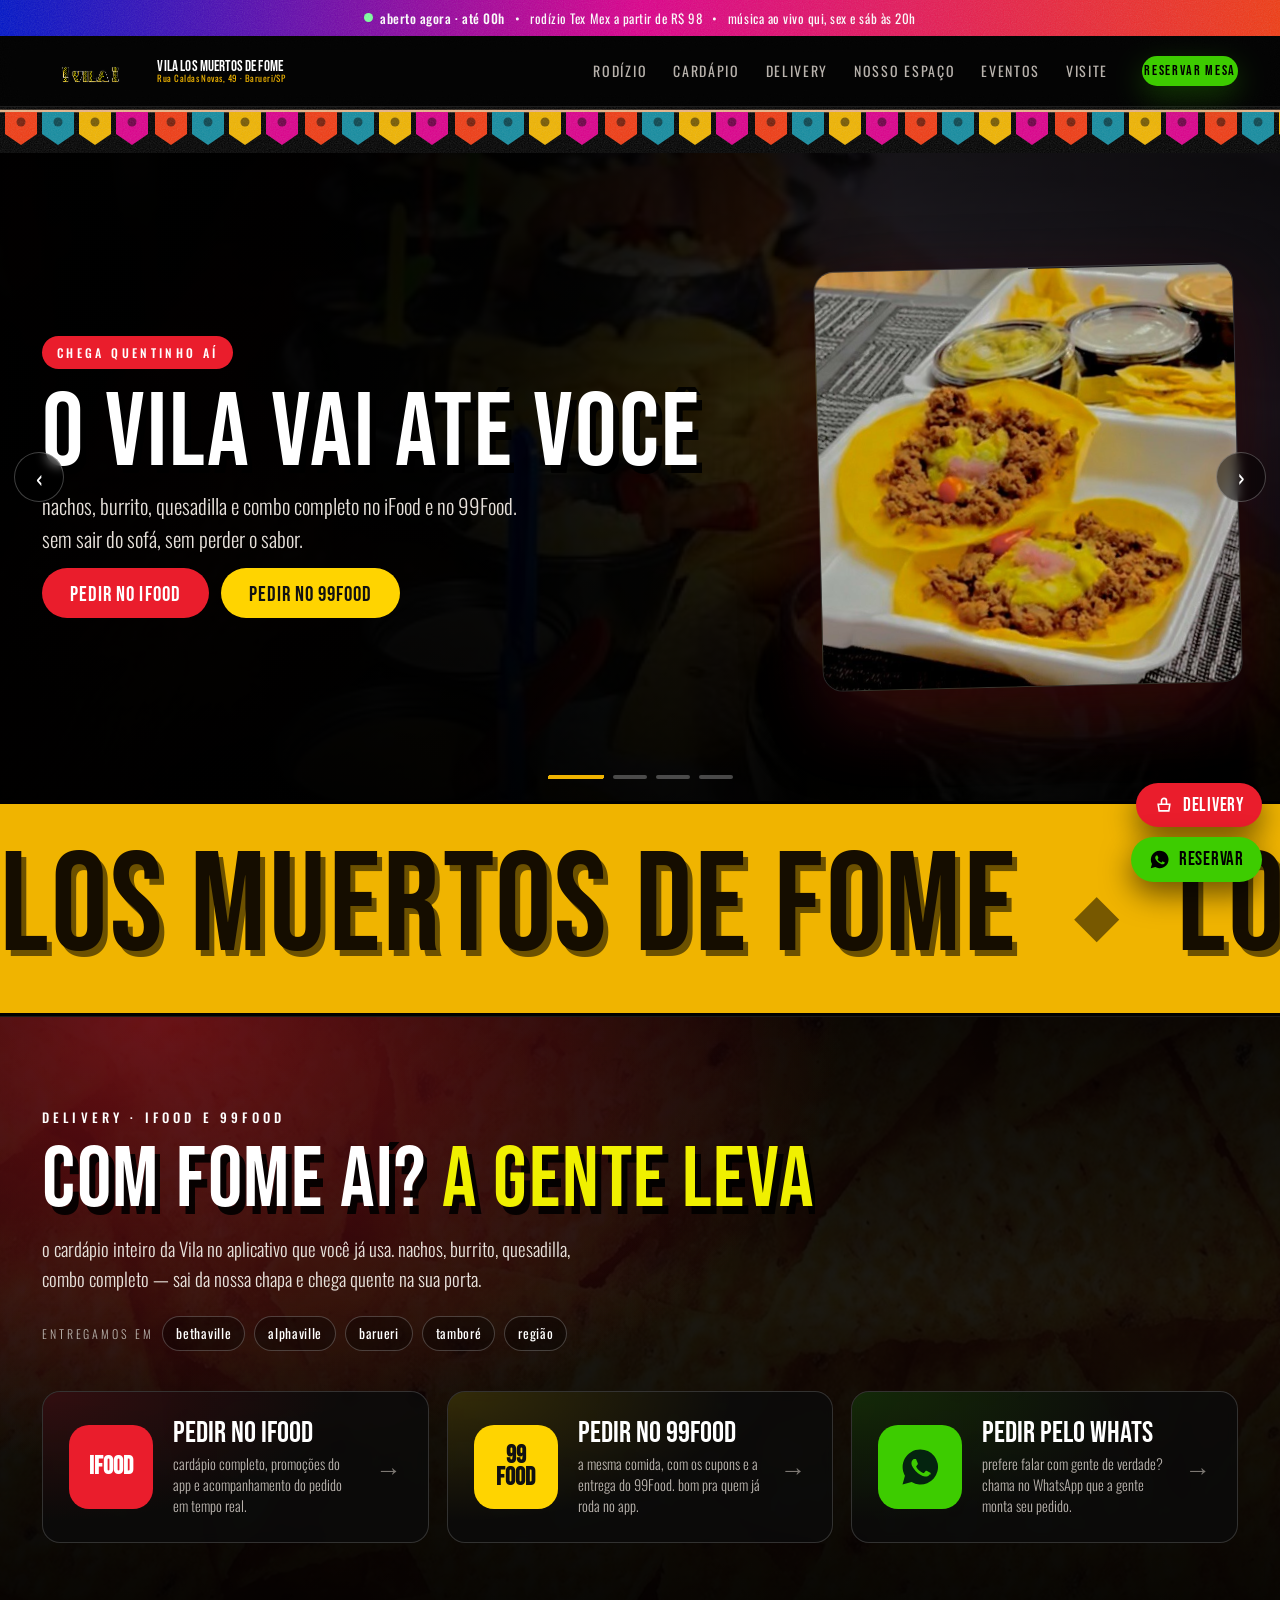
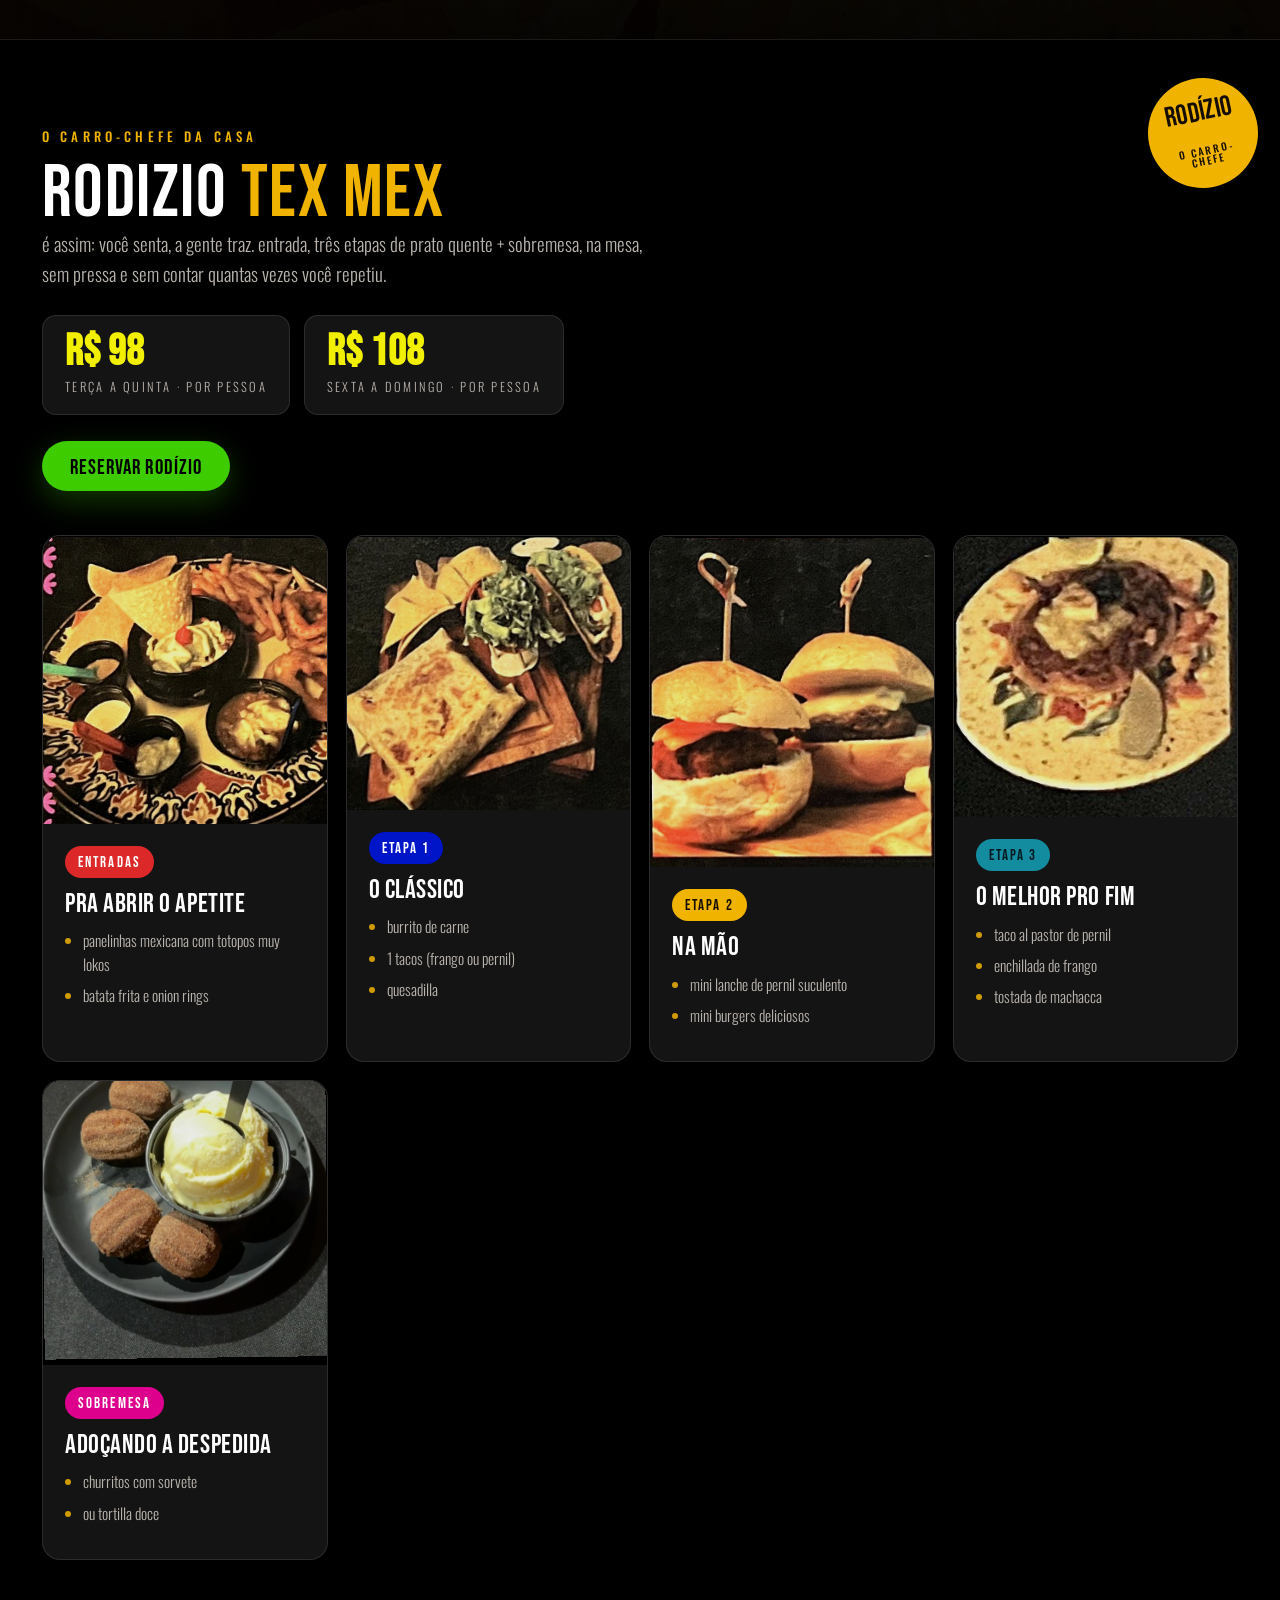
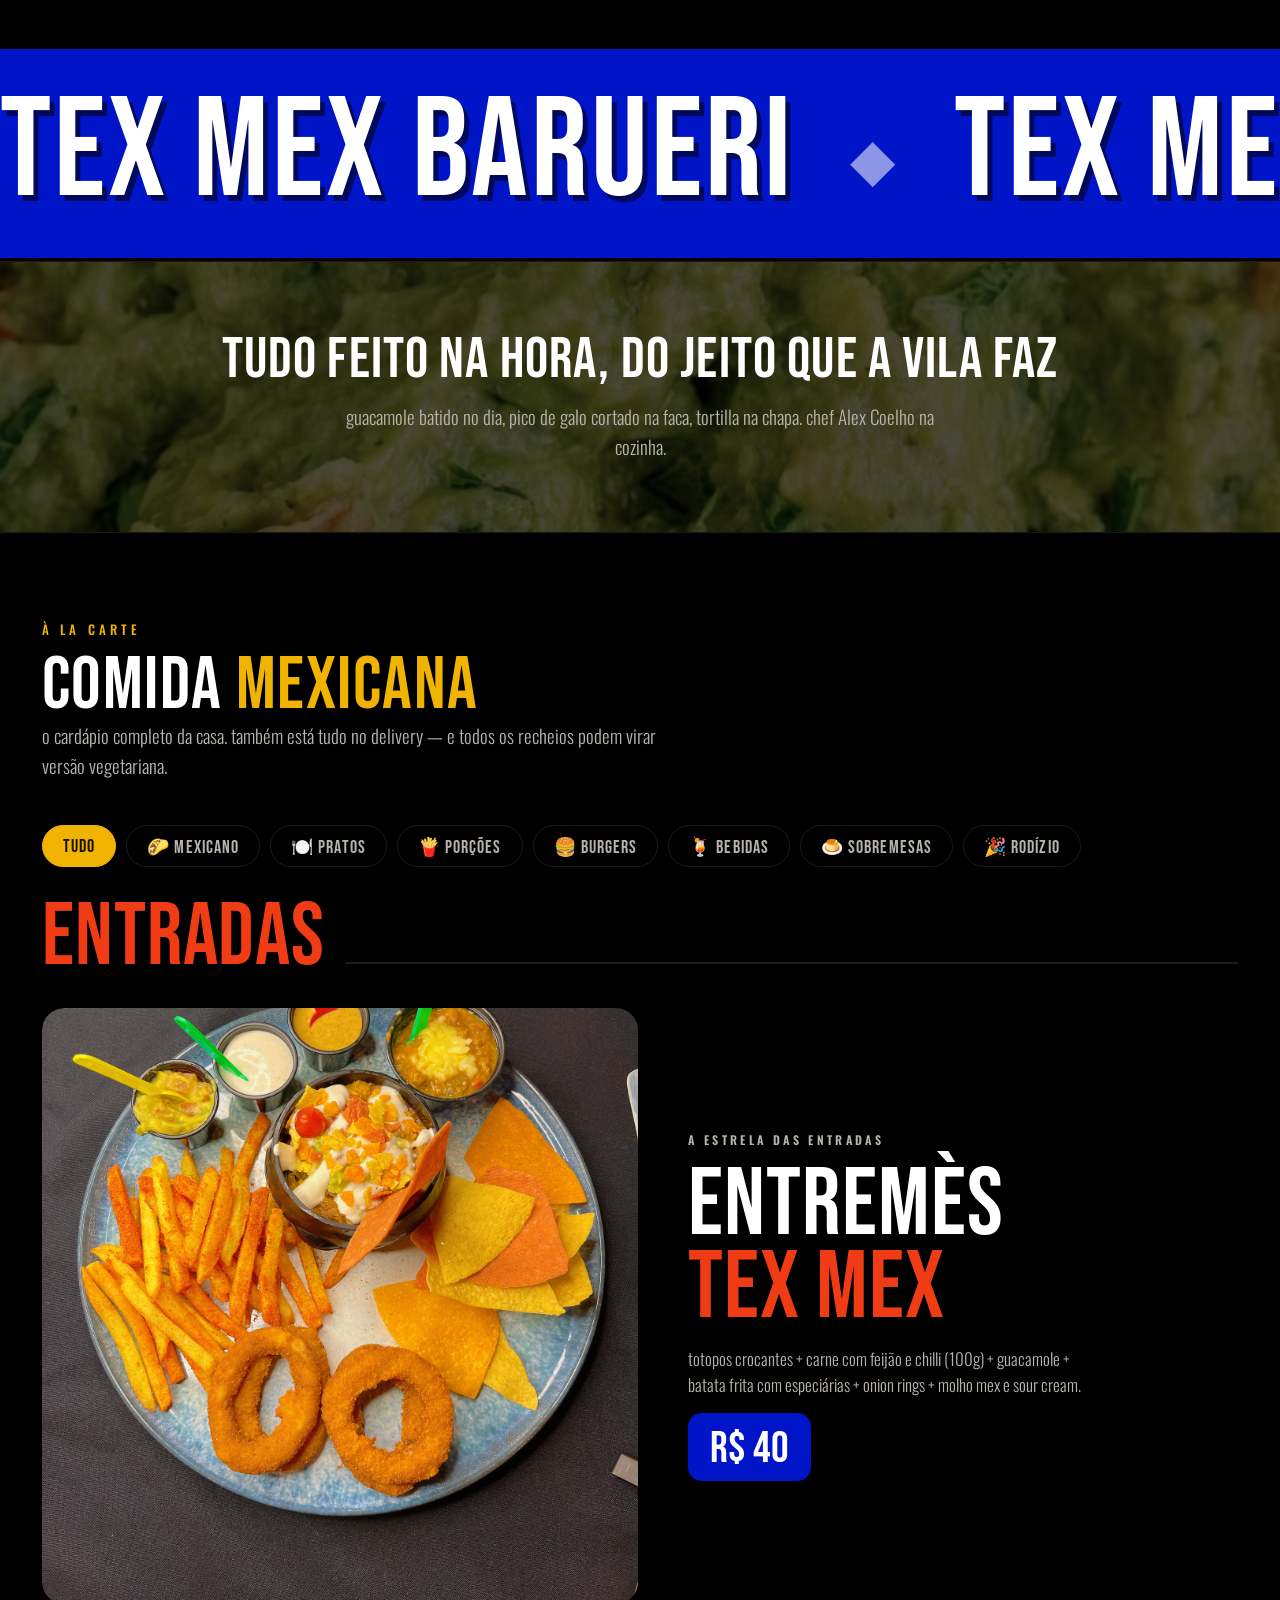
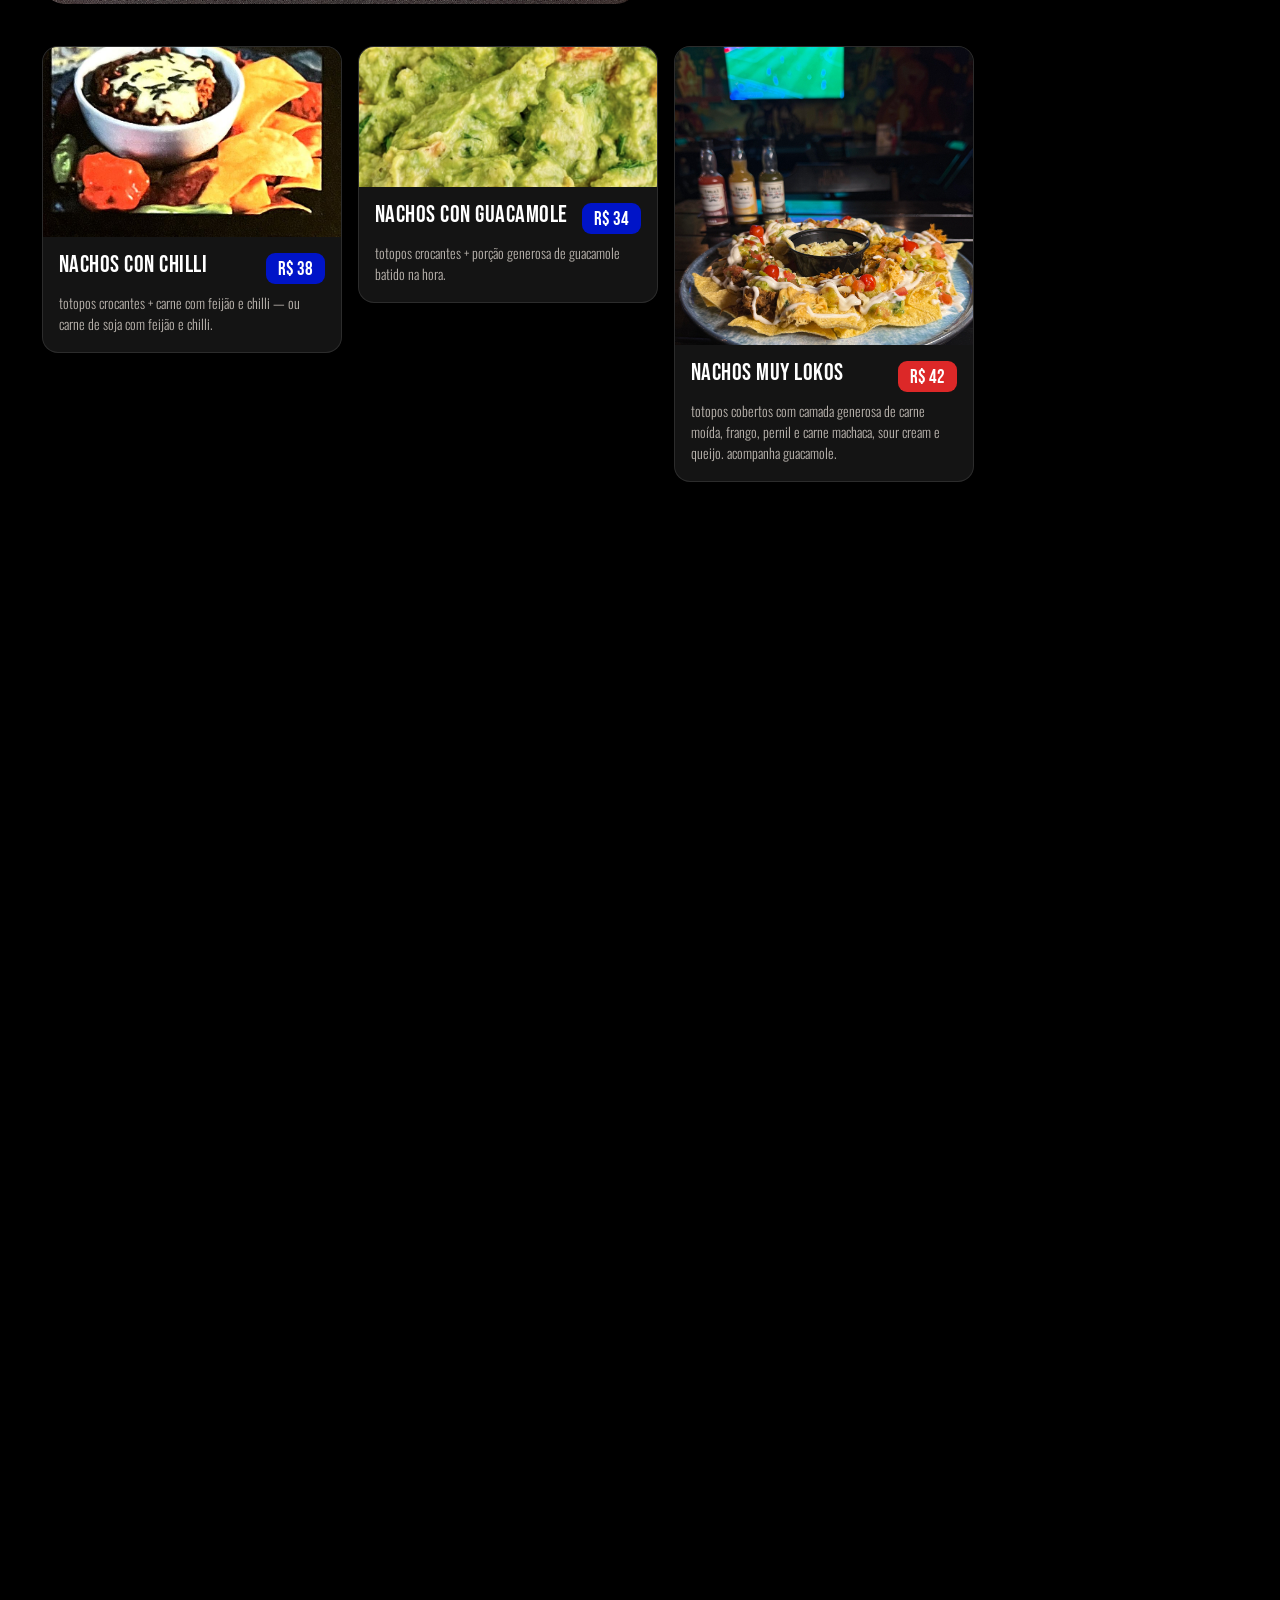
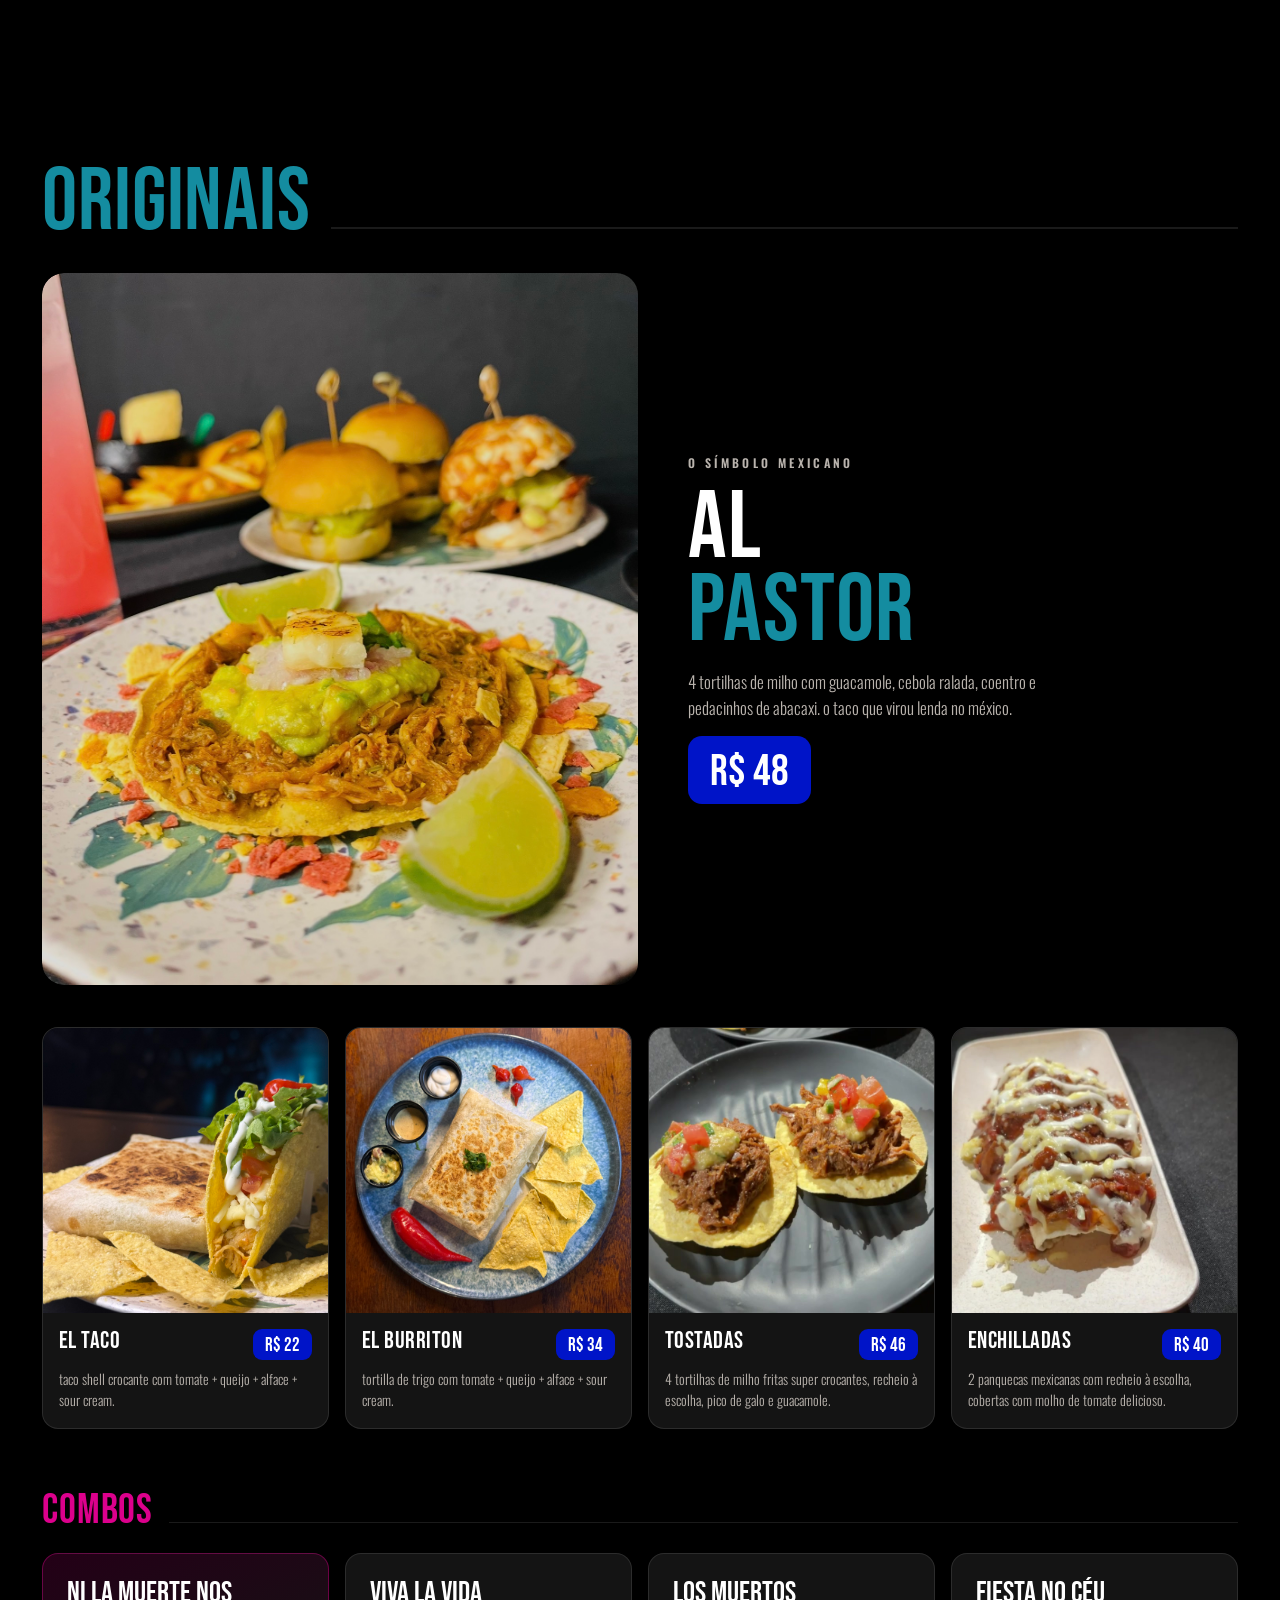
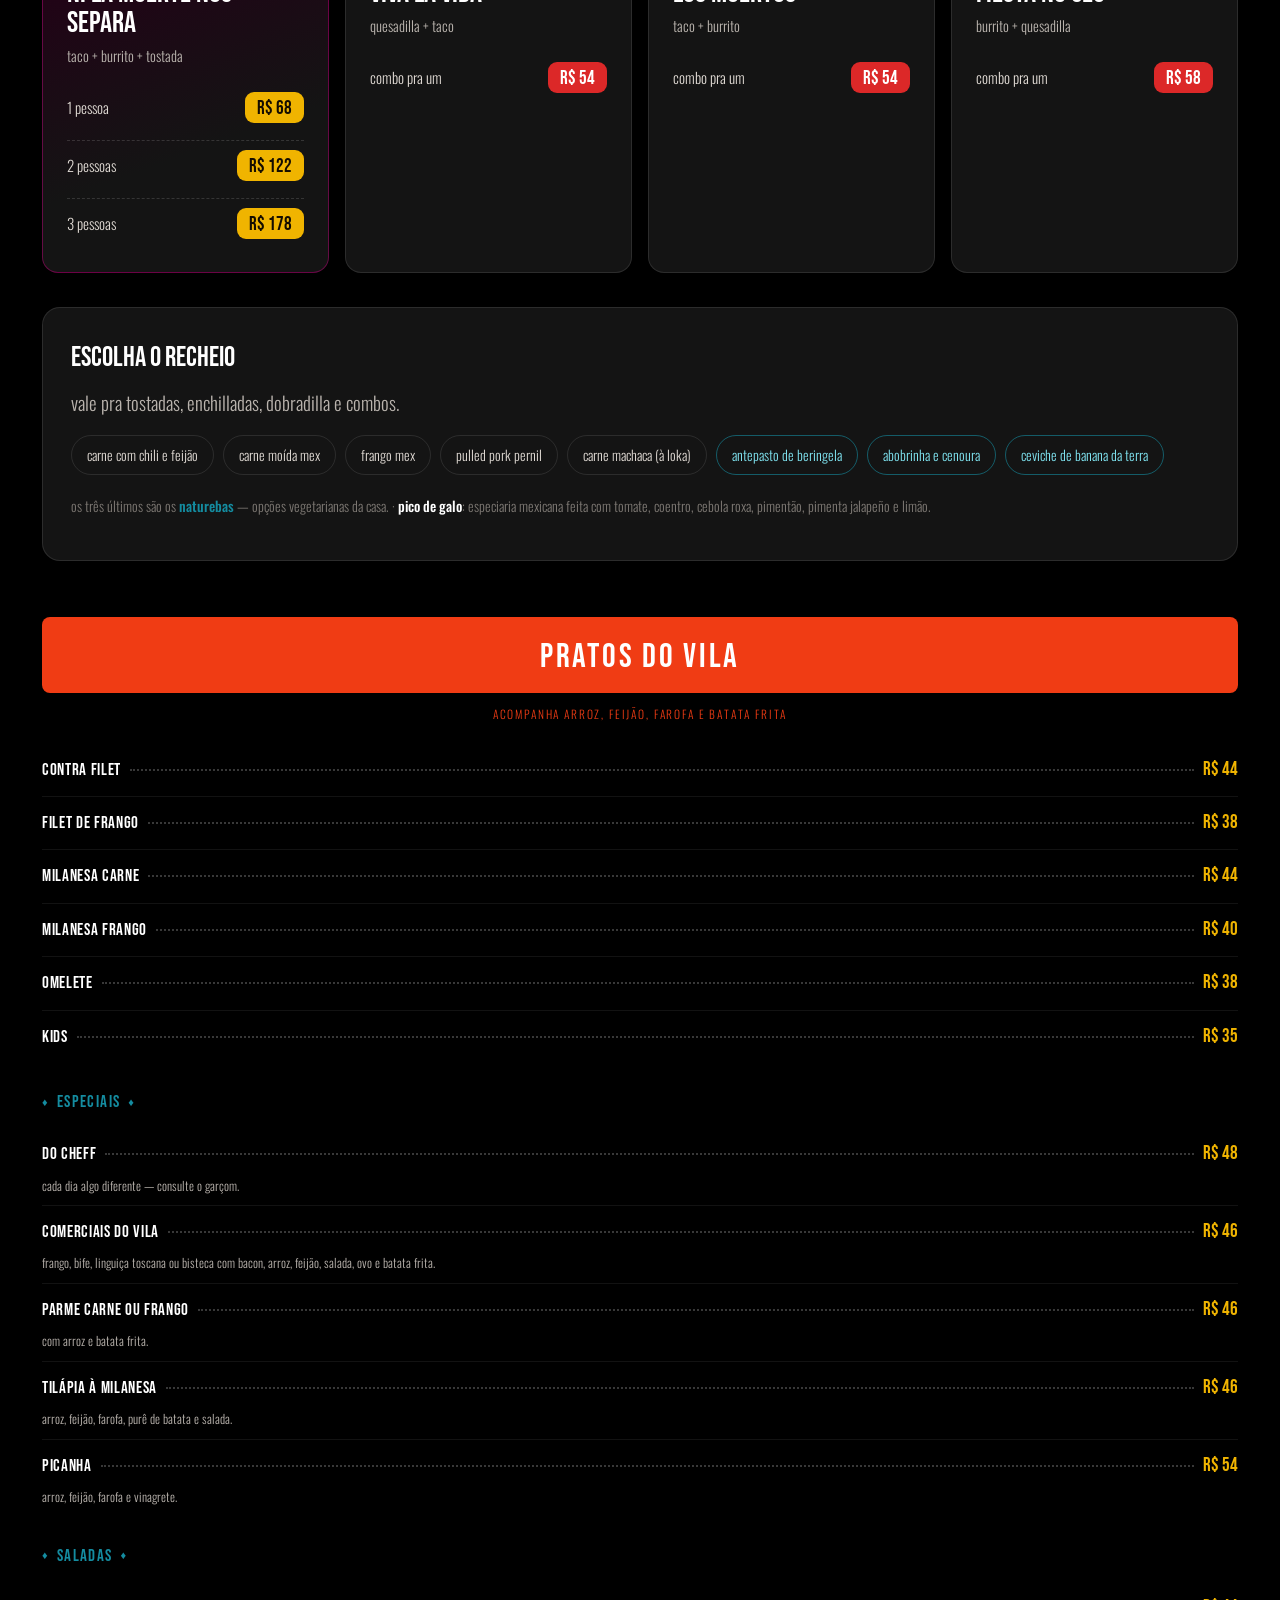
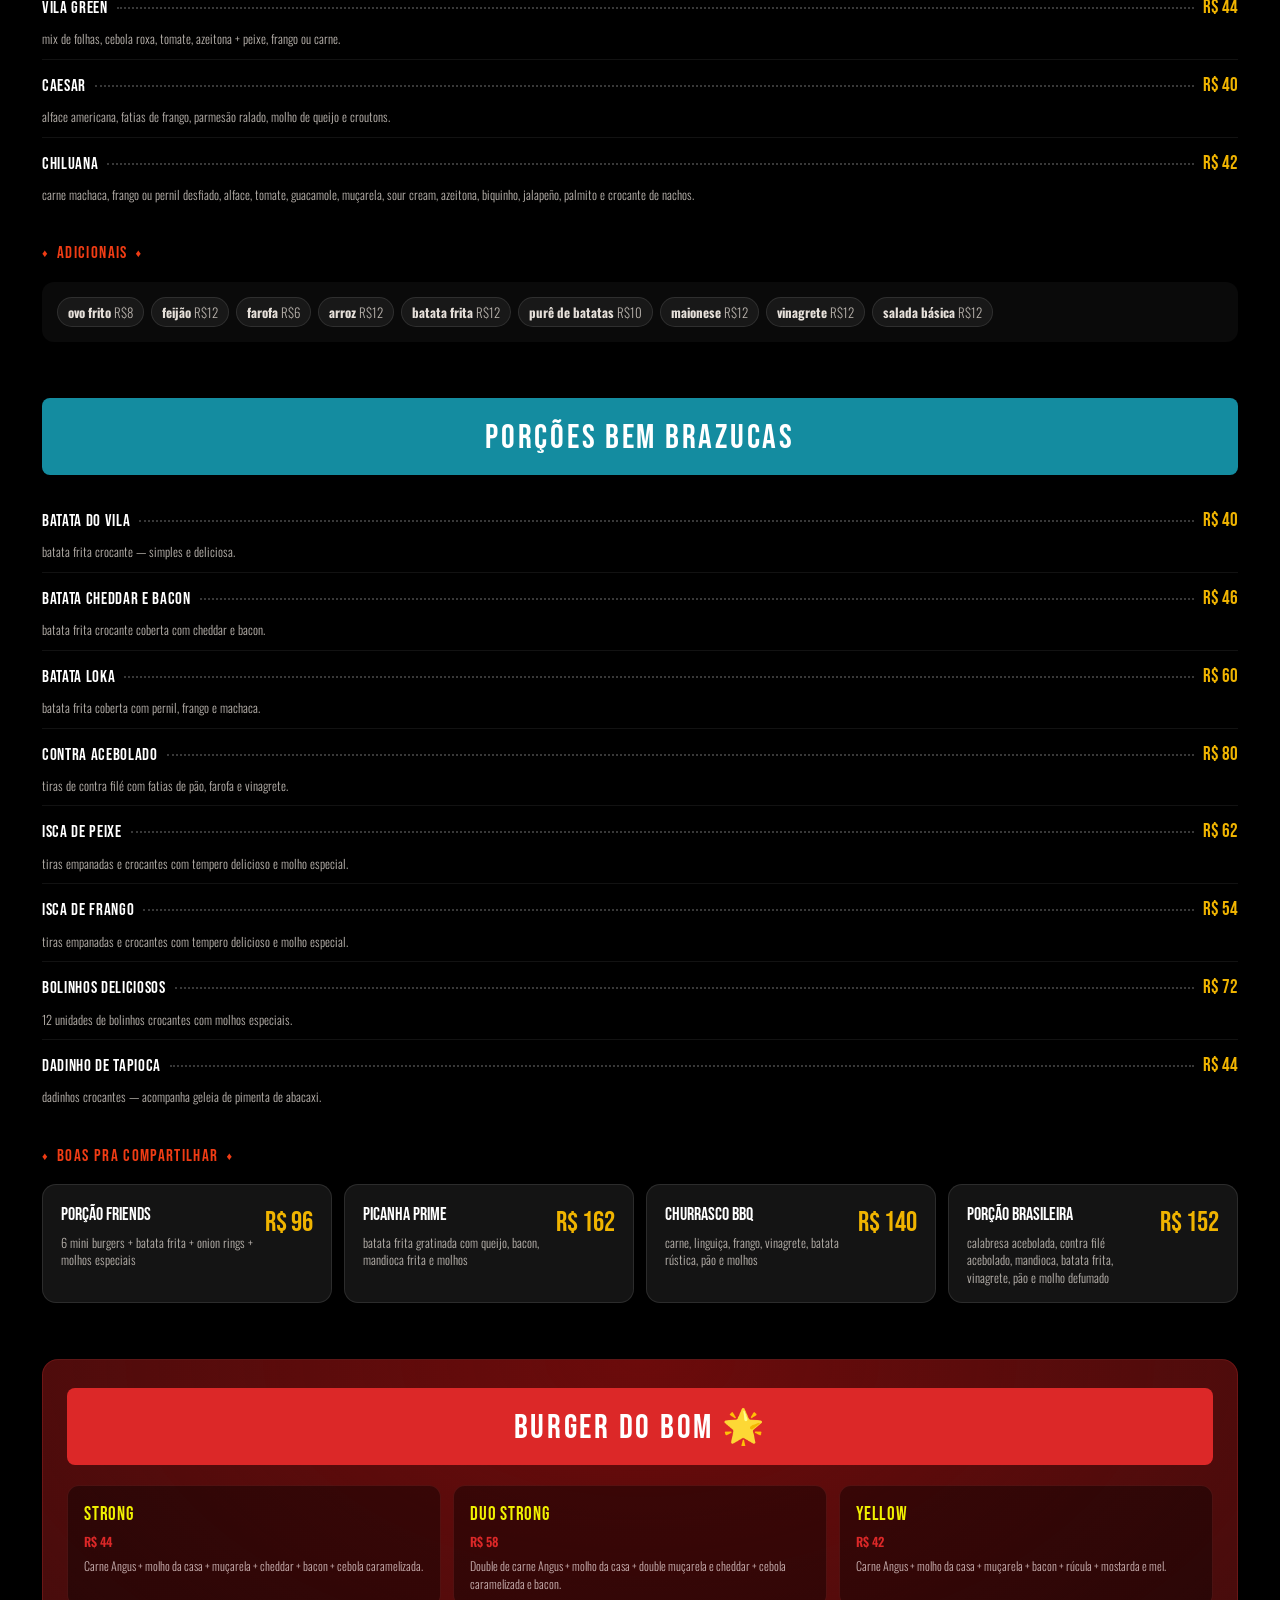
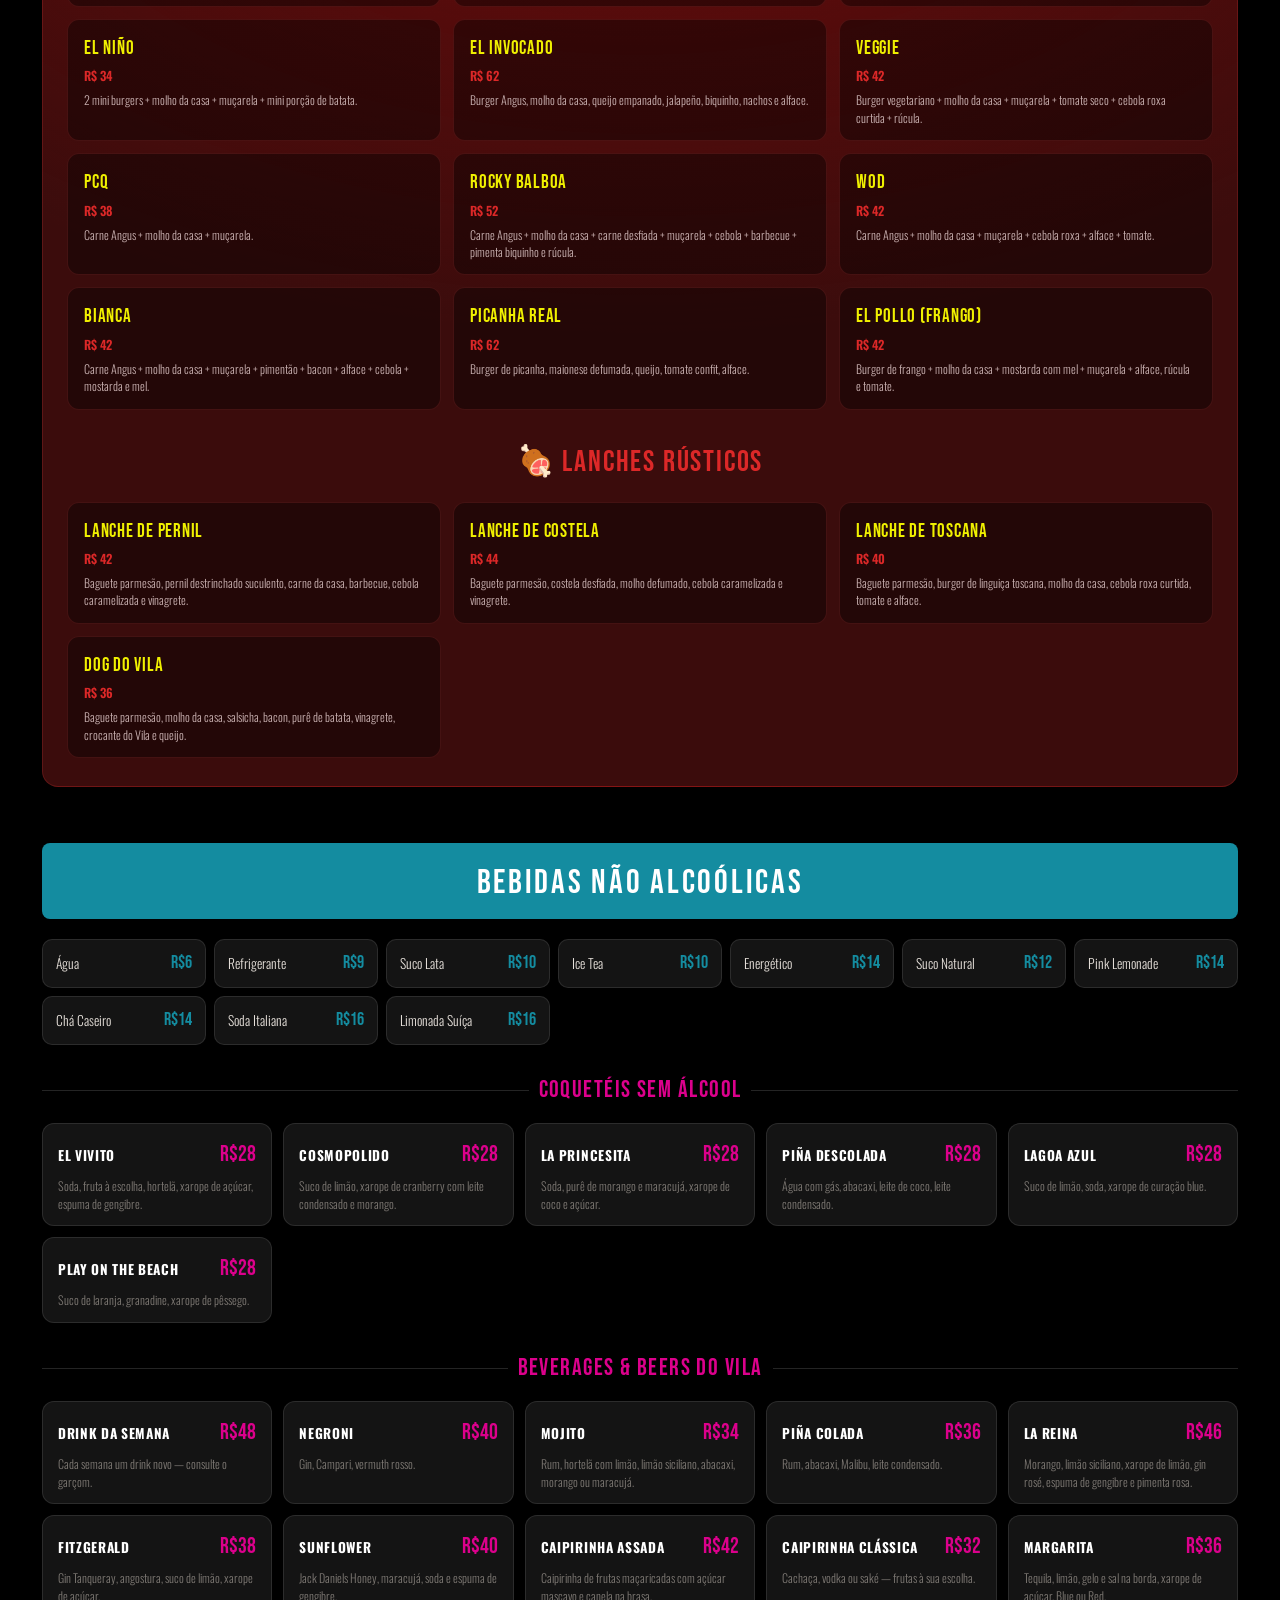
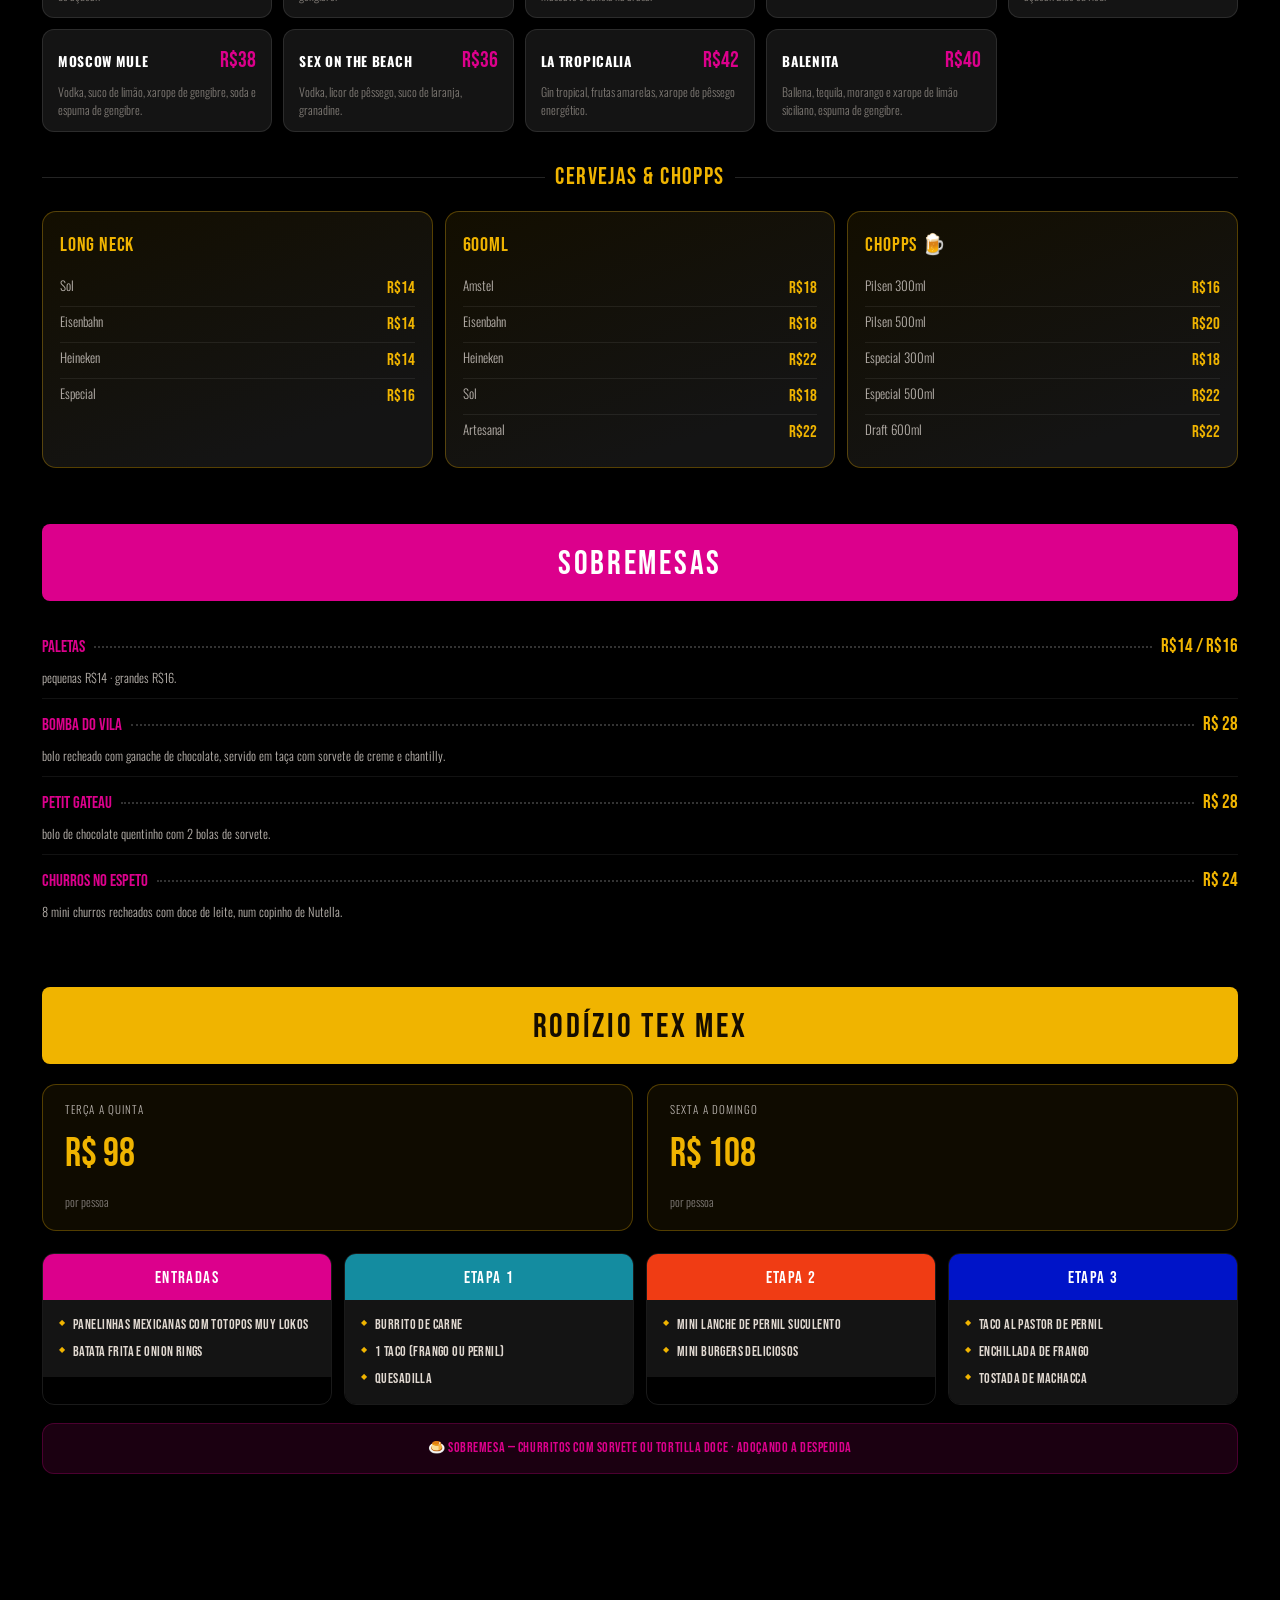
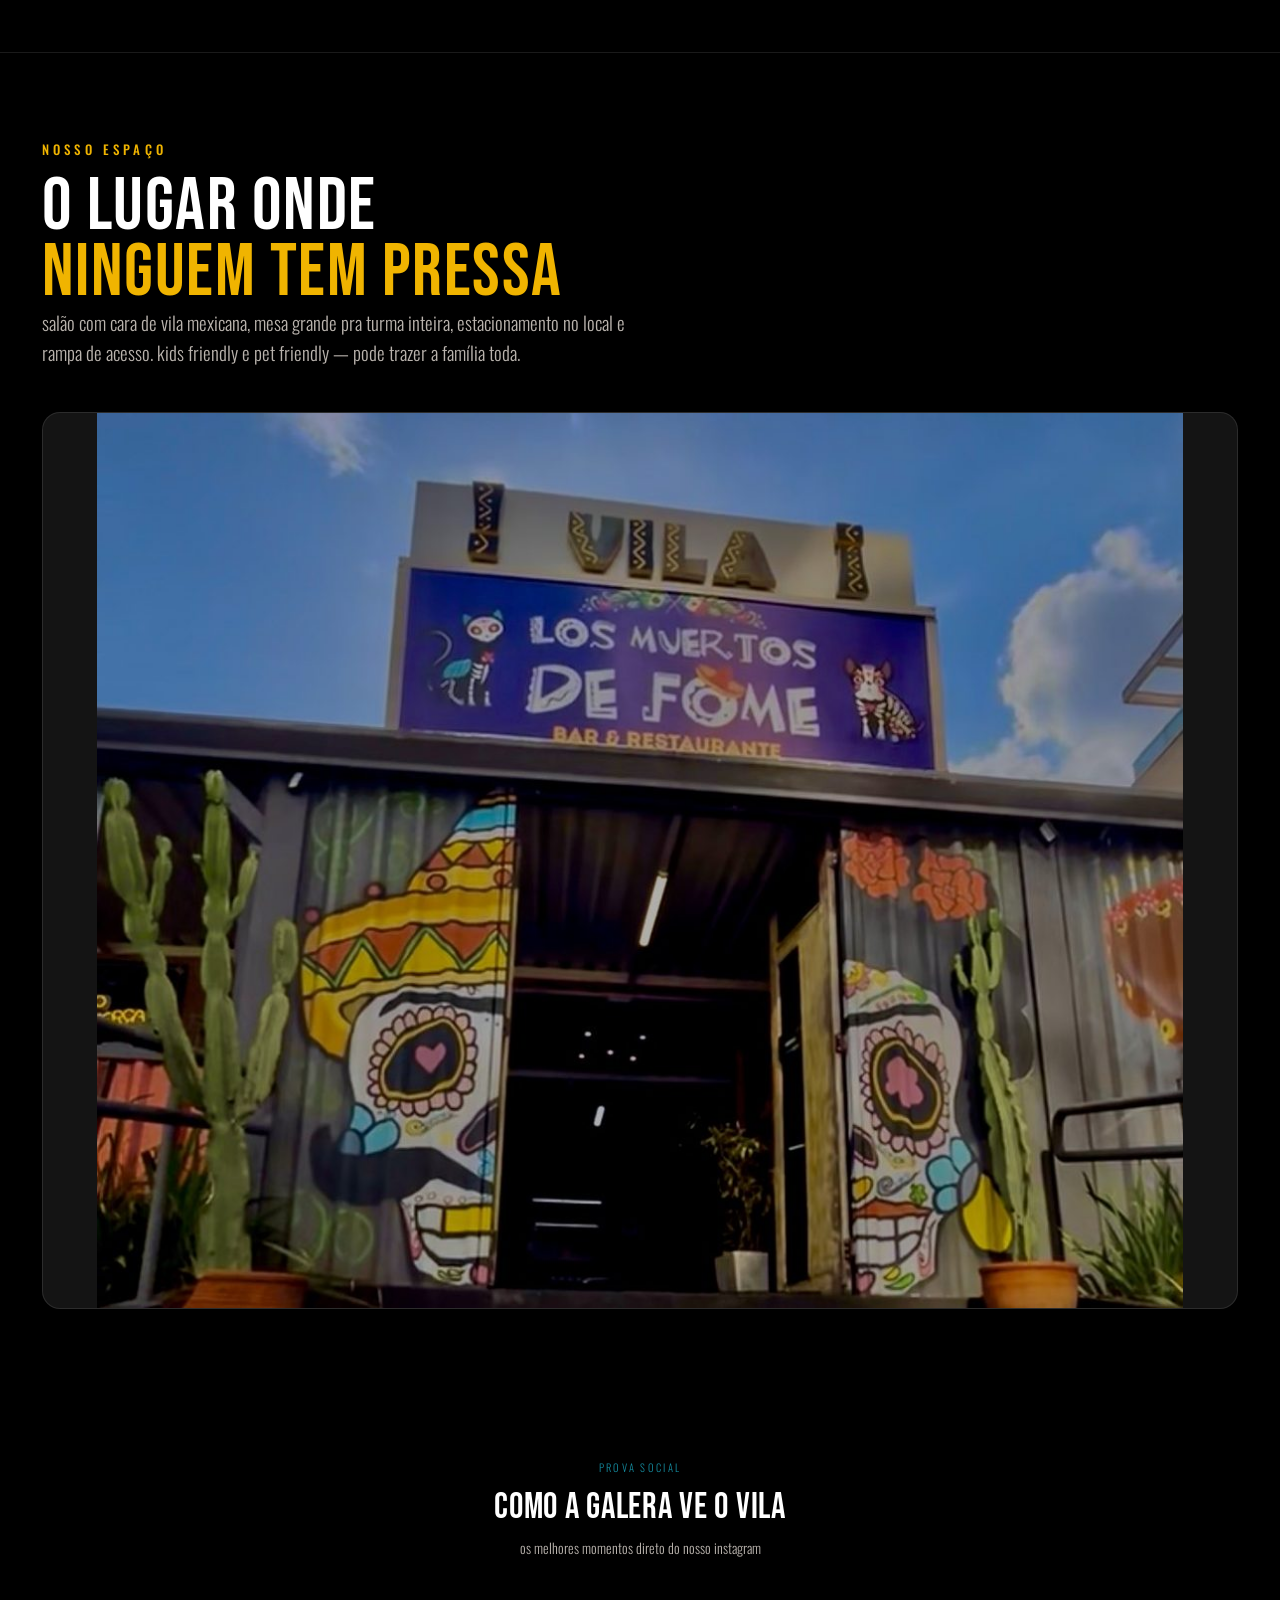
<file: site/index.html>
<!doctype html>
<html lang="pt-BR">
<head>
<meta charset="utf-8">
<meta name="viewport" content="width=device-width, initial-scale=1">
<title>Vila Los Muertos de Fome — Tex Mex BR em Bethaville, Barueri</title>
<meta name="description" content="Rodízio Tex Mex, tacos, quesadillas, burritos e nachos em Bethaville, Barueri. Música ao vivo quinta, sexta e sábado. Delivery no iFood e 99Food. Reserva pelo WhatsApp.">
<meta name="theme-color" content="#000000">
<link rel="canonical" href="https://vilalosmuertosdefome.com.br/">

<meta property="og:type" content="restaurant">
<meta property="og:title" content="Vila Los Muertos de Fome — Tex Mex BR em Barueri">
<meta property="og:description" content="Rodízio Tex Mex a partir de R$ 98. Música ao vivo qui, sex e sáb. Delivery iFood e 99Food.">
<meta property="og:image" content="img/tex-nachos.jpg">
<meta property="og:locale" content="pt_BR">

<link rel="icon" href="data:image/svg+xml,%3Csvg xmlns='http://www.w3.org/2000/svg' viewBox='0 0 32 32'%3E%3Crect width='32' height='32' rx='7' fill='%23000'/%3E%3Cpath d='M16 5c-5 0-9 3.6-9 8.4 0 2.8 1.4 4.6 3 5.7v2.4c0 .8.6 1.5 1.5 1.5h9c.9 0 1.5-.7 1.5-1.5v-2.4c1.6-1.1 3-2.9 3-5.7C25 8.6 21 5 16 5z' fill='%23F0B400'/%3E%3Ccircle cx='12.4' cy='13' r='2.3' fill='%23000'/%3E%3Ccircle cx='19.6' cy='13' r='2.3' fill='%23000'/%3E%3Cpath d='M16 16.4l1.4 2.2h-2.8z' fill='%23000'/%3E%3C/svg%3E">

<link rel="preconnect" href="https://fonts.googleapis.com">
<link rel="preconnect" href="https://fonts.gstatic.com" crossorigin>
<link href="https://fonts.googleapis.com/css2?family=Bebas+Neue&family=Oswald:wght@300;400;500;600&display=swap" rel="stylesheet">
<link rel="stylesheet" href="css/styles.css">

<script type="application/ld+json">
{
  "@context":"https://schema.org",
  "@type":"Restaurant",
  "name":"Vila Los Muertos de Fome",
  "servesCuisine":["Tex-Mex","Mexicana","Brasileira"],
  "priceRange":"$$",
  "address":{"@type":"PostalAddress","streetAddress":"Rua Caldas Novas, 49","addressLocality":"Barueri","addressRegion":"SP","addressCountry":"BR","neighborhood":"Bethaville I"},
  "openingHoursSpecification":[
    {"@type":"OpeningHoursSpecification","dayOfWeek":["Tuesday","Wednesday","Thursday","Friday","Sunday"],"opens":"11:00","closes":"23:00"},
    {"@type":"OpeningHoursSpecification","dayOfWeek":"Saturday","opens":"11:00","closes":"00:00"},
    {"@type":"OpeningHoursSpecification","dayOfWeek":"Monday","opens":"11:00","closes":"15:00"}
  ],
  "acceptsReservations":"True",
  "sameAs":["https://www.instagram.com/vilalosmuertosdefome/"]
}
</script>
</head>

<body>

<!-- ===================== barra de aviso ===================== -->
<div class="topbar">
  <div class="topbar__in wrap">
    <span class="status" id="status" data-aberto="1"><i class="bolinha"></i><span id="statusTxt">carregando horário…</span></span>
    <span class="sep-1" aria-hidden="true">•</span>
    <span>rodízio Tex Mex a partir de R$ 98</span>
    <span class="sep-2" aria-hidden="true">•</span>
    <span class="promo-2">música ao vivo qui, sex e sáb às 20h</span>
  </div>
</div>

<!-- ===================== navegação ===================== -->
<header class="nav">
  <div class="nav__in wrap">
    <a class="marca" href="#topo" aria-label="Vila Los Muertos de Fome — início">
      <span class="marca__logo-wrap"><img class="marca__logo" src="img/logo.png" alt="" loading="eager"></span>
      <span class="marca__txt"><b>Vila Los Muertos de Fome</b><span>Rua Caldas Novas, 49 · Barueri/SP</span></span>
    </a>

    <button class="burger" id="burger" aria-expanded="false" aria-controls="menuNav" aria-label="abrir menu">
      <span></span><span></span><span></span>
    </button>

    <nav class="nav__links" id="menuNav">
      <a href="#rodizio">rodízio</a>
      <a href="#cardapio">cardápio</a>
      <a href="#delivery">delivery</a>
      <a href="#espaco">nosso espaço</a>
      <a href="#eventos">eventos</a>
      <a href="#visite">visite</a>
      <a class="btn btn--zap btn--sm nav__cta" data-zap="reserva">reservar mesa</a>
    </nav>
  </div>
</header>
<div class="picado" aria-hidden="true"></div>

<main id="topo">

<!-- ===================== carrossel ===================== -->
<section class="carrossel" id="carrossel" aria-roledescription="carrossel" aria-label="destaques da Vila">
  <div class="slides" id="slides">

    <!-- slide 1 · delivery -->
    <article class="slide" data-cor="vermelho" aria-roledescription="slide" aria-label="1 de 4: delivery">
      <div class="slide__bg"><img src="img/3.jpg" alt="" width="1320" height="620" fetchpriority="high"></div>
      <div class="slide__in wrap">
        <div class="slide__grid">
          <div>
            <span class="slide__tag" style="background:var(--ifood)">chega quentinho aí</span>
            <h2 class="palavra-holder">o vila vai até você</h2>
            <p class="slide__sub">nachos, burrito, quesadilla e combo completo no iFood e no 99Food. sem sair do sofá, sem perder o sabor.</p>
            <div class="slide__acoes">
              <a class="btn" style="background:var(--ifood);color:#fff" data-link="ifood" target="_blank" rel="noopener">pedir no iFood</a>
              <a class="btn" style="background:var(--99);color:#111" data-link="food99" target="_blank" rel="noopener">pedir no 99Food</a>
            </div>
          </div>
          <figure class="slide__foto"><img class="tilt" data-tilt=".5" src="img/4.jpg" alt="mini burgers da Vila" width="719" height="839" loading="eager"></figure>
        </div>
      </div>
    </article>

    <!-- slide 2 · rodízio -->
    <article class="slide" data-cor="ouro" aria-roledescription="slide" aria-label="2 de 4: rodízio Tex Mex">
      <div class="slide__bg"><img src="img/1.jpg" alt="" width="1320" height="620" loading="lazy"></div>
      <div class="slide__in wrap">
        <div class="slide__grid">
          <div>
            <span class="slide__tag" style="background:var(--laranja)">terça a domingo</span>
            <h2 class="palavra-holder">rodízio mexicano</h2>
            <p class="slide__sub">5 etapas das melhores pedidas da culinária mexicana à vontade pra você, sua família e amigos!</p>
            <div class="slide__preco">
              <div class="preco-bloco"><b>R$ 98</b><span>terça a quinta</span></div>
              <div class="preco-bloco"><b>R$ 108</b><span>sexta a domingo</span></div>
            </div>
            <div class="slide__acoes">
              <a class="btn btn--zap" data-zap="rodizio">garantir minha mesa</a>
              <a class="btn btn--fantasma" href="#rodizio">ver as 5 etapas</a>
            </div>
          </div>
          <figure class="slide__foto"><img class="tilt" data-tilt=".5" src="img/2.jpg" alt="panelinhas mexicanas com totopos, batata frita e onion rings" width="756" height="766" loading="lazy"></figure>
        </div>
      </div>
    </article>

    <!-- slide 3 · música ao vivo -->
    <article class="slide" data-cor="magenta" aria-roledescription="slide" aria-label="3 de 4: música ao vivo">
      <div class="slide__bg"><img src="img/5.jpg" alt="" width="1320" height="620" loading="lazy"></div>
      <div class="slide__in wrap">
        <div class="slide__grid">
          <div>
            <span class="slide__tag" style="background:var(--magenta)">quinta, sexta e sábado · 20h</span>
            <h2 class="palavra-holder">PROGRAMAÇÃO ao vivo</h2>
            <p class="slide__sub">O fim de semana começa agitado no Vila — rock, samba, mpb, karaoke, stand up. Tudo pra deixar sua noite muito mais VIVA!</p>
            <div class="slide__acoes">
              <a class="btn btn--zap" data-zap="reserva">reservar pra noite do show</a>
              <a class="btn btn--fantasma" data-link="instagram" target="_blank" rel="noopener">ver a programação</a>
            </div>
          </div>
          <figure class="slide__foto"><img class="tilt" data-tilt=".5" src="img/6.jpg" alt="tacos e burrito de carne" width="667" height="643" loading="lazy"></figure>
        </div>
      </div>
    </article>

    <!-- slide 4 · eventos -->
    <article class="slide" data-cor="azul" aria-roledescription="slide" aria-label="4 de 4: faça seu evento na Vila">
      <div class="slide__bg"><img src="img/7.jpg" alt="" width="1320" height="620" loading="lazy"></div>
      <div class="slide__in wrap">
        <div class="slide__grid">
          <div>
            <span class="slide__tag" style="background:var(--azul)">eventos toda semana</span>
            <h2 class="palavra-holder">faça seu evento <em>no vila</em></h2>
            <p class="slide__sub">Aniversário, confraternização da firma, encontro de amigos: fazemos seu evento em qualquer dia da semana. às segundas o espaço é só seu — fechamos pro público geral.</p>
            <div class="slide__acoes">
              <a class="btn btn--azul" data-zap="evento">Entrar em contato</a>
              <a class="btn btn--fantasma" href="#eventos">como funciona</a>
            </div>
          </div>
          <figure class="slide__foto"><img class="tilt" data-tilt=".5" src="img/8.jpg" alt="combo completo com taco, quesadilla e burrito" width="764" height="436" loading="lazy"></figure>
        </div>
      </div>
    </article>

  </div>

  <div class="setas">
    <button class="seta" id="ant" aria-label="destaque anterior">&#8249;</button>
    <button class="seta" id="prox" aria-label="próximo destaque">&#8250;</button>
  </div>
  <div class="pontos" id="pontos" role="tablist" aria-label="escolher destaque"></div>
</section>

<!-- ===================== marquee 1 · muertos de fome ===================== -->
<div class="marquee marquee--ouro" aria-hidden="true">
  <div class="marquee__trilho">
    <span>los muertos de fome</span><span>los muertos de fome</span>
    <span>los muertos de fome</span><span>los muertos de fome</span>
    <span>los muertos de fome</span><span>los muertos de fome</span>
  </div>
</div>

<!-- ===================== delivery ===================== -->
<section class="delivery" id="delivery">
  <img class="delivery__bg" src="img/9.jpg" alt="" loading="lazy">
  <div class="wrap delivery__in">
    <div class="delivery__topo rev">
      <span class="olho" style="color:#fff">delivery · iFood e 99Food</span>
      <h2 class="palavra-holder">com fome aí? <em>a gente leva</em></h2>
      <p class="lead" style="color:#e8e2dc;max-width:56ch">o cardápio inteiro da Vila no aplicativo que você já usa. nachos, burrito, quesadilla, combo completo — sai da nossa chapa e chega quente na sua porta.</p>
      <div class="regioes">
        <span>entregamos em</span>
        <b>bethaville</b><b>alphaville</b><b>barueri</b><b>tamboré</b><b>região</b>
      </div>
    </div>

    <div class="apps">
      <a class="app app--ifood rev" data-link="ifood" target="_blank" rel="noopener">
        <span class="app__logo"><b>iFood</b></span>
        <span class="app__txt">
          <strong>pedir no iFood</strong>
          <span>cardápio completo, promoções do app e acompanhamento do pedido em tempo real.</span>
        </span>
        <span class="app__seta" aria-hidden="true">&#8594;</span>
      </a>

      <a class="app app--99 rev" data-link="food99" target="_blank" rel="noopener">
        <span class="app__logo"><b>99<br>food</b></span>
        <span class="app__txt">
          <strong>pedir no 99Food</strong>
          <span>a mesma comida, com os cupons e a entrega do 99Food. bom pra quem já roda no app.</span>
        </span>
        <span class="app__seta" aria-hidden="true">&#8594;</span>
      </a>

      <a class="app app--zap rev" data-zap="delivery">
        <span class="app__logo">
          <svg width="42" height="42" viewBox="0 0 24 24" fill="#04240f"><path d="M12 2a10 10 0 00-8.6 15L2 22l5.2-1.4A10 10 0 1012 2zm5.6 14.2c-.2.6-1.2 1.2-1.7 1.2-.5.1-1 .1-1.7-.1-.4-.1-.9-.3-1.5-.6-2.7-1.2-4.4-3.9-4.5-4.1-.1-.2-1.1-1.4-1.1-2.7 0-1.3.7-1.9 1-2.2.2-.3.5-.3.7-.3h.5c.2 0 .4 0 .6.5s.8 1.9.8 2c.1.2.1.3 0 .5s-.2.4-.3.5l-.4.5c-.1.1-.3.3-.1.6.2.3.7 1.2 1.6 2 1.1 1 2 1.3 2.3 1.4.3.1.4.1.6-.1l.8-1c.2-.2.3-.2.6-.1l1.8.9c.3.1.4.2.5.3 0 .1 0 .5-.2 1z"/></svg>
        </span>
        <span class="app__txt">
          <strong>pedir pelo whats</strong>
          <span>prefere falar com gente de verdade? chama no WhatsApp que a gente monta seu pedido.</span>
        </span>
        <span class="app__seta" aria-hidden="true">&#8594;</span>
      </a>
    </div>
  </div>
</section>

<!-- ===================== rodízio ===================== -->
<section class="secao rodizio" id="rodizio" style="position:relative">
  <span class="selo selo--ouro" style="top:38px;right:22px" aria-hidden="true"><b>Rodízio</b><span>o carro-chefe</span></span>
  <div class="wrap">
    <div class="cab rev">
      <span class="olho">o carro-chefe da casa</span>
      <h2 class="palavra-holder">rodízio <em>tex mex</em></h2>
      <p class="lead">é assim: você senta, a gente traz. entrada, três etapas de prato quente + sobremesa, na mesa, sem pressa e sem contar quantas vezes você repetiu.</p>
      <div class="rodizio__preco">
        <div class="tag-preco"><b>R$ 98</b><span>terça a quinta · por pessoa</span></div>
        <div class="tag-preco"><b>R$ 108</b><span>sexta a domingo · por pessoa</span></div>
      </div>
      <div style="margin-top:26px"><a class="btn btn--zap" data-zap="rodizio">reservar rodízio</a></div>
    </div>

    <div class="etapas">
      <article class="etapa etapa--1 rev">
        <div class="etapa__foto"><img class="tilt" data-tilt=".7" src="img/10.jpg" alt="panelinhas mexicanas com totopos" loading="lazy"></div>
        <div class="etapa__corpo">
          <span class="etapa__n">entradas</span>
          <h3>pra abrir o apetite</h3>
          <ul>
            <li>panelinhas mexicana com totopos muy lokos</li>
            <li>batata frita e onion rings</li>
          </ul>
        </div>
      </article>

      <article class="etapa etapa--2 rev">
        <div class="etapa__foto"><img class="tilt" data-tilt=".7" src="img/11.jpg" alt="burrito de carne e tacos" loading="lazy"></div>
        <div class="etapa__corpo">
          <span class="etapa__n">etapa 1</span>
          <h3>o clássico</h3>
          <ul>
            <li>burrito de carne</li>
            <li>1 tacos (frango ou pernil)</li>
            <li>quesadilla</li>
          </ul>
        </div>
      </article>

      <article class="etapa etapa--3 rev">
        <div class="etapa__foto"><img class="tilt" data-tilt=".7" src="img/12.jpg" alt="mini burgers e mini lanche de pernil" loading="lazy"></div>
        <div class="etapa__corpo">
          <span class="etapa__n">etapa 2</span>
          <h3>na mão</h3>
          <ul>
            <li>mini lanche de pernil suculento</li>
            <li>mini burgers deliciosos</li>
          </ul>
        </div>
      </article>

      <article class="etapa etapa--4 rev">
        <div class="etapa__foto"><img class="tilt" data-tilt=".7" src="img/13.jpg" alt="tostada de machacca" loading="lazy"></div>
        <div class="etapa__corpo">
          <span class="etapa__n">etapa 3</span>
          <h3>o melhor pro fim</h3>
          <ul>
            <li>taco al pastor de pernil</li>
            <li>enchillada de frango</li>
            <li>tostada de machacca</li>
          </ul>
        </div>
      </article>

      <article class="etapa etapa--5 rev">
        <div class="etapa__foto"><img class="tilt" data-tilt=".7" src="img/14.jpg" alt="sobremesa da casa" loading="lazy"></div>
        <div class="etapa__corpo">
          <span class="etapa__n">sobremesa</span>
          <h3>adoçando a despedida</h3>
          <ul>
            <li>churritos com sorvete</li>
            <li>ou tortilla doce</li>
          </ul>
        </div>
      </article>
    </div>
  </div>
</section>

<!-- ===================== marquee 2 · tex mex ===================== -->
<div class="marquee marquee--azul" aria-hidden="true">
  <div class="marquee__trilho">
    <span>tex mex barueri</span><span>tex mex barueri</span>
    <span>tex mex barueri</span><span>tex mex barueri</span>
    <span>tex mex barueri</span><span>tex mex barueri</span>
  </div>
</div>

<!-- ===================== faixa textura ===================== -->
<section class="faixa-tex" aria-hidden="false">
  <img src="img/15.jpg" alt="" loading="lazy">
  <div class="wrap" style="text-align:center">
    <h2 style="font-size:clamp(30px,5vw,58px)">tudo feito na hora, do jeito que a vila faz</h2>
    <p class="lead" style="margin:14px auto 0">guacamole batido no dia, pico de galo cortado na faca, tortilla na chapa. chef Alex Coelho na cozinha.</p>
  </div>
</section>

<!-- ===================== cardápio ===================== -->
<section class="secao" id="cardapio">
  <div class="wrap">
    <div class="cab rev">
      <span class="olho">à la carte</span>
      <h2 class="palavra-holder">comida <em>mexicana</em></h2>
      <p class="lead">o cardápio completo da casa. também está tudo no delivery — e todos os recheios podem virar versão vegetariana.</p>
    </div>

    <div class="filtros rev" role="group" aria-label="filtrar cardápio">
      <button class="filtro" data-f="todos" aria-pressed="true">tudo</button>
      <button class="filtro" data-f="mexicano" aria-pressed="false">🌮 mexicano</button>
      <button class="filtro" data-f="pratos" aria-pressed="false">🍽️ pratos</button>
      <button class="filtro" data-f="porcoes" aria-pressed="false">🍟 porções</button>
      <button class="filtro" data-f="burgers" aria-pressed="false">🍔 burgers</button>
      <button class="filtro" data-f="bebidas" aria-pressed="false">🍹 bebidas</button>
      <button class="filtro" data-f="sobremesas" aria-pressed="false">🍮 sobremesas</button>
      <button class="filtro" data-f="rodizio" aria-pressed="false">🎉 rodízio</button>
    </div>

    <!-- entradas -->
    <div class="grupo rev" data-g="entradas" data-cat="mexicano">
      <div class="grupo__cab grupo__cab--peso" data-cor="laranja"><h3>entradas</h3><i></i></div>

      <article class="item item--hero" data-acento="laranja">
        <div class="item--hero__foto"><img src="img/16.jpg" alt="entremès tex mex" loading="lazy"></div>
        <div class="item--hero__txt">
          <span class="item--hero__olho">a estrela das entradas</span>
          <h4>entremès <em>tex mex</em></h4>
          <p>totopos crocantes + carne com feijão e chilli (100g) + guacamole + batata frita com especiárias + onion rings + molho mex e sour cream.</p>
          <span class="preco preco--grande">R$ 40</span>
        </div>
      </article>

      <div class="trilho" data-trilho>
        <div class="trilho__pista">
          <article class="item item--card">
            <div class="item--card__foto"><img src="img/17.jpg" alt="nachos con chilli" loading="lazy"></div>
            <div class="item--card__txt">
              <div class="item__topo"><h4>nachos con chilli</h4><span class="preco">R$ 38</span></div>
              <p>totopos crocantes + carne com feijão e chilli — ou carne de soja com feijão e chilli.</p>
            </div>
          </article>
          <article class="item item--card">
            <div class="item--card__foto"><img src="img/18.jpg" alt="nachos con guacamole" loading="lazy"></div>
            <div class="item--card__txt">
              <div class="item__topo"><h4>nachos con guacamole</h4><span class="preco">R$ 34</span></div>
              <p>totopos crocantes + porção generosa de guacamole batido na hora.</p>
            </div>
          </article>
          <article class="item item--card">
            <div class="item--card__foto"><img src="img/19.jpg" alt="nachos muy lokos" loading="lazy"></div>
            <div class="item--card__txt">
              <div class="item__topo"><h4>nachos muy lokos</h4><span class="preco preco--vermelho">R$ 42</span></div>
              <p>totopos cobertos com camada generosa de carne moída, frango, pernil e carne machaca, sour cream e queijo. acompanha guacamole.</p>
            </div>
          </article>
        </div>
        <button class="trilho__seta trilho__seta--esq" aria-label="anterior" type="button">‹</button>
        <button class="trilho__seta trilho__seta--dir" aria-label="próximo" type="button">›</button>
      </div>
    </div>

    <!-- quesadillas -->
    <div class="grupo rev" data-g="quesadillas" data-cat="mexicano">
      <div class="grupo__cab grupo__cab--peso" data-cor="ouro"><h3>quesadillas</h3><i></i></div>

      <article class="item item--hero item--hero--inv" data-acento="ouro">
        <div class="item--hero__foto"><img src="img/20.jpg" alt="queso que te quiero" loading="lazy"></div>
        <div class="item--hero__txt">
          <span class="item--hero__olho">a clássica da casa</span>
          <h4>queso que <em>te quiero</em></h4>
          <p>4 fatias de quesadilla com muçarela e cheddar + pico de galo. o ponto de partida — queijo derretido no jeito certo.</p>
          <span class="preco preco--grande preco--ouro">R$ 36</span>
        </div>
      </article>

      <div class="trilho" data-trilho>
        <div class="trilho__pista">
          <article class="item item--card">
            <div class="item--card__foto"><img src="img/21.jpg" alt="quesadilla corn bacon" loading="lazy"></div>
            <div class="item--card__txt">
              <div class="item__topo"><h4>quesadilla corn bacon</h4><span class="preco preco--ouro">R$ 38</span></div>
              <p>4 fatias de quesadilla de muçarela + milho verde + farofa de bacon + pico de galo.</p>
            </div>
          </article>
          <article class="item item--card">
            <div class="item--card__foto"><img src="img/22.jpg" alt="dobradilla" loading="lazy"></div>
            <div class="item--card__txt">
              <div class="item__topo"><h4>dobradilla</h4><span class="preco preco--ouro">R$ 44</span></div>
              <p>quesadilla preparada com queijo e proteína à escolha (frango, carne mex, machaca ou pernil) + pico de galo.</p>
            </div>
          </article>
        </div>
        <button class="trilho__seta trilho__seta--esq" aria-label="anterior" type="button">‹</button>
        <button class="trilho__seta trilho__seta--dir" aria-label="próximo" type="button">›</button>
      </div>
    </div>

    <!-- originais -->
    <div class="grupo rev" data-g="originais" data-cat="mexicano">
      <div class="grupo__cab grupo__cab--peso" data-cor="teal"><h3>originais</h3><i></i></div>

      <article class="item item--hero" data-acento="teal">
        <div class="item--hero__foto"><img src="img/25.jpg" alt="al pastor" loading="lazy"></div>
        <div class="item--hero__txt">
          <span class="item--hero__olho">o símbolo mexicano</span>
          <h4>al <em>pastor</em></h4>
          <p>4 tortilhas de milho com guacamole, cebola ralada, coentro e pedacinhos de abacaxi. o taco que virou lenda no méxico.</p>
          <span class="preco preco--grande">R$ 48</span>
        </div>
      </article>

      <div class="trilho" data-trilho>
        <div class="trilho__pista">
          <article class="item item--card">
            <div class="item--card__foto"><img src="img/23.jpg" alt="el taco" loading="lazy"></div>
            <div class="item--card__txt">
              <div class="item__topo"><h4>el taco</h4><span class="preco">R$ 22</span></div>
              <p>taco shell crocante com tomate + queijo + alface + sour cream.</p>
            </div>
          </article>
          <article class="item item--card">
            <div class="item--card__foto"><img src="img/24.jpg" alt="el burriton" loading="lazy"></div>
            <div class="item--card__txt">
              <div class="item__topo"><h4>el burriton</h4><span class="preco">R$ 34</span></div>
              <p>tortilla de trigo com tomate + queijo + alface + sour cream.</p>
            </div>
          </article>
          <article class="item item--card">
            <div class="item--card__foto"><img src="img/26.jpg" alt="tostadas" loading="lazy"></div>
            <div class="item--card__txt">
              <div class="item__topo"><h4>tostadas</h4><span class="preco">R$ 46</span></div>
              <p>4 tortilhas de milho fritas super crocantes, recheio à escolha, pico de galo e guacamole.</p>
            </div>
          </article>
          <article class="item item--card">
            <div class="item--card__foto"><img src="img/27.jpg" alt="enchilladas" loading="lazy"></div>
            <div class="item--card__txt">
              <div class="item__topo"><h4>enchilladas</h4><span class="preco">R$ 40</span></div>
              <p>2 panquecas mexicanas com recheio à escolha, cobertas com molho de tomate delicioso.</p>
            </div>
          </article>
        </div>
        <button class="trilho__seta trilho__seta--esq" aria-label="anterior" type="button">‹</button>
        <button class="trilho__seta trilho__seta--dir" aria-label="próximo" type="button">›</button>
      </div>
    </div>

    <!-- combos -->
    <div class="grupo rev" data-g="combos" data-cat="mexicano">
      <div class="grupo__cab"><h3 style="color:var(--magenta)">combos</h3><i></i></div>
      <div class="combos">
        <article class="combo combo--destaque">
          <h4>ni la muerte nos separa</h4>
          <em>taco + burrito + tostada</em>
          <div class="combo__linhas">
            <div class="combo__linha"><span>1 pessoa</span><span class="preco preco--ouro">R$ 68</span></div>
            <div class="combo__linha"><span>2 pessoas</span><span class="preco preco--ouro">R$ 122</span></div>
            <div class="combo__linha"><span>3 pessoas</span><span class="preco preco--ouro">R$ 178</span></div>
          </div>
        </article>
        <article class="combo">
          <h4>viva la vida</h4>
          <em>quesadilla + taco</em>
          <div class="combo__linhas"><div class="combo__linha"><span>combo pra um</span><span class="preco preco--vermelho">R$ 54</span></div></div>
        </article>
        <article class="combo">
          <h4>los muertos</h4>
          <em>taco + burrito</em>
          <div class="combo__linhas"><div class="combo__linha"><span>combo pra um</span><span class="preco preco--vermelho">R$ 54</span></div></div>
        </article>
        <article class="combo">
          <h4>fiesta no céu</h4>
          <em>burrito + quesadilla</em>
          <div class="combo__linhas"><div class="combo__linha"><span>combo pra um</span><span class="preco preco--vermelho">R$ 58</span></div></div>
        </article>
      </div>

      <div class="recheios">
        <h4>escolha o recheio</h4>
        <p class="lead">vale pra tostadas, enchilladas, dobradilla e combos.</p>
        <div class="chips">
          <span class="chip">carne com chili e feijão</span>
          <span class="chip">carne moída mex</span>
          <span class="chip">frango mex</span>
          <span class="chip">pulled pork pernil</span>
          <span class="chip">carne machaca (à loka)</span>
          <span class="chip chip--veg">antepasto de beringela</span>
          <span class="chip chip--veg">abobrinha e cenoura</span>
          <span class="chip chip--veg">ceviche de banana da terra</span>
        </div>
        <p class="nota">os três últimos são os <b style="color:var(--teal);font-weight:500">naturebas</b> — opções vegetarianas da casa. · <b style="font-weight:500;color:#fff">pico de galo</b>: especiaria mexicana feita com tomate, coentro, cebola roxa, pimentão, pimenta jalapeño e limão.</p>
      </div>
    </div>

    <!-- ═══ PRATOS DO VILA ═══════════════════════════════════════════════════ -->
    <div class="grupo rev" data-g="pratos" data-cat="pratos">
      <div class="mn-header mn-header--laranja">Pratos do Vila</div>
      <p class="mn-subtit">acompanha arroz, feijão, farofa e batata frita</p>
      <div class="mn-lista">
        <div class="mn-item"><span class="mn-item__nome">Contra Filet</span><span class="mn-item__pts"></span><span class="mn-item__preco">R$ 44</span></div>
        <div class="mn-item"><span class="mn-item__nome">Filet de Frango</span><span class="mn-item__pts"></span><span class="mn-item__preco">R$ 38</span></div>
        <div class="mn-item"><span class="mn-item__nome">Milanesa Carne</span><span class="mn-item__pts"></span><span class="mn-item__preco">R$ 44</span></div>
        <div class="mn-item"><span class="mn-item__nome">Milanesa Frango</span><span class="mn-item__pts"></span><span class="mn-item__preco">R$ 40</span></div>
        <div class="mn-item"><span class="mn-item__nome">Omelete</span><span class="mn-item__pts"></span><span class="mn-item__preco">R$ 38</span></div>
        <div class="mn-item"><span class="mn-item__nome">Kids</span><span class="mn-item__pts"></span><span class="mn-item__preco">R$ 35</span></div>
      </div>

      <div class="mn-sub">especiais</div>
      <div class="mn-lista">
        <div class="mn-item">
          <span class="mn-item__nome">Do Cheff</span><span class="mn-item__pts"></span><span class="mn-item__preco">R$ 48</span>
          <span class="mn-item__desc">cada dia algo diferente — consulte o garçom.</span>
        </div>
        <div class="mn-item">
          <span class="mn-item__nome">Comerciais do Vila</span><span class="mn-item__pts"></span><span class="mn-item__preco">R$ 46</span>
          <span class="mn-item__desc">frango, bife, linguiça toscana ou bisteca com bacon, arroz, feijão, salada, ovo e batata frita.</span>
        </div>
        <div class="mn-item">
          <span class="mn-item__nome">Parme Carne ou Frango</span><span class="mn-item__pts"></span><span class="mn-item__preco">R$ 46</span>
          <span class="mn-item__desc">com arroz e batata frita.</span>
        </div>
        <div class="mn-item">
          <span class="mn-item__nome">Tilápia à Milanesa</span><span class="mn-item__pts"></span><span class="mn-item__preco">R$ 46</span>
          <span class="mn-item__desc">arroz, feijão, farofa, purê de batata e salada.</span>
        </div>
        <div class="mn-item">
          <span class="mn-item__nome">Picanha</span><span class="mn-item__pts"></span><span class="mn-item__preco">R$ 54</span>
          <span class="mn-item__desc">arroz, feijão, farofa e vinagrete.</span>
        </div>
      </div>

      <div class="mn-sub">saladas</div>
      <div class="mn-lista">
        <div class="mn-item">
          <span class="mn-item__nome">Vila Green</span><span class="mn-item__pts"></span><span class="mn-item__preco">R$ 44</span>
          <span class="mn-item__desc">mix de folhas, cebola roxa, tomate, azeitona + peixe, frango ou carne.</span>
        </div>
        <div class="mn-item">
          <span class="mn-item__nome">Caesar</span><span class="mn-item__pts"></span><span class="mn-item__preco">R$ 40</span>
          <span class="mn-item__desc">alface americana, fatias de frango, parmesão ralado, molho de queijo e croutons.</span>
        </div>
        <div class="mn-item">
          <span class="mn-item__nome">Chiluana</span><span class="mn-item__pts"></span><span class="mn-item__preco">R$ 42</span>
          <span class="mn-item__desc">carne machaca, frango ou pernil desfiado, alface, tomate, guacamole, muçarela, sour cream, azeitona, biquinho, jalapeño, palmito e crocante de nachos.</span>
        </div>
      </div>

      <div class="mn-sub mn-sub--laranja">adicionais</div>
      <div class="mn-adicionais">
        <span class="mn-adicional"><b>ovo frito</b> R$8</span>
        <span class="mn-adicional"><b>feijão</b> R$12</span>
        <span class="mn-adicional"><b>farofa</b> R$6</span>
        <span class="mn-adicional"><b>arroz</b> R$12</span>
        <span class="mn-adicional"><b>batata frita</b> R$12</span>
        <span class="mn-adicional"><b>purê de batatas</b> R$10</span>
        <span class="mn-adicional"><b>maionese</b> R$12</span>
        <span class="mn-adicional"><b>vinagrete</b> R$12</span>
        <span class="mn-adicional"><b>salada básica</b> R$12</span>
      </div>
    </div>

    <!-- ═══ PORÇÕES ══════════════════════════════════════════════════════════ -->
    <div class="grupo rev" data-g="porcoes" data-cat="porcoes">
      <div class="mn-header mn-header--teal">Porções Bem Brazucas</div>
      <div class="mn-lista">
        <div class="mn-item">
          <span class="mn-item__nome">Batata do Vila</span><span class="mn-item__pts"></span><span class="mn-item__preco">R$ 40</span>
          <span class="mn-item__desc">batata frita crocante — simples e deliciosa.</span>
        </div>
        <div class="mn-item">
          <span class="mn-item__nome">Batata Cheddar e Bacon</span><span class="mn-item__pts"></span><span class="mn-item__preco">R$ 46</span>
          <span class="mn-item__desc">batata frita crocante coberta com cheddar e bacon.</span>
        </div>
        <div class="mn-item">
          <span class="mn-item__nome">Batata Loka</span><span class="mn-item__pts"></span><span class="mn-item__preco">R$ 60</span>
          <span class="mn-item__desc">batata frita coberta com pernil, frango e machaca.</span>
        </div>
        <div class="mn-item">
          <span class="mn-item__nome">Contra Acebolado</span><span class="mn-item__pts"></span><span class="mn-item__preco">R$ 80</span>
          <span class="mn-item__desc">tiras de contra filé com fatias de pão, farofa e vinagrete.</span>
        </div>
        <div class="mn-item">
          <span class="mn-item__nome">Isca de Peixe</span><span class="mn-item__pts"></span><span class="mn-item__preco">R$ 62</span>
          <span class="mn-item__desc">tiras empanadas e crocantes com tempero delicioso e molho especial.</span>
        </div>
        <div class="mn-item">
          <span class="mn-item__nome">Isca de Frango</span><span class="mn-item__pts"></span><span class="mn-item__preco">R$ 54</span>
          <span class="mn-item__desc">tiras empanadas e crocantes com tempero delicioso e molho especial.</span>
        </div>
        <div class="mn-item">
          <span class="mn-item__nome">Bolinhos Deliciosos</span><span class="mn-item__pts"></span><span class="mn-item__preco">R$ 72</span>
          <span class="mn-item__desc">12 unidades de bolinhos crocantes com molhos especiais.</span>
        </div>
        <div class="mn-item">
          <span class="mn-item__nome">Dadinho de Tapioca</span><span class="mn-item__pts"></span><span class="mn-item__preco">R$ 44</span>
          <span class="mn-item__desc">dadinhos crocantes — acompanha geleia de pimenta de abacaxi.</span>
        </div>
      </div>

      <div class="mn-sub mn-sub--laranja">boas pra compartilhar</div>
      <div class="mn-compartilhar">
        <div class="mn-comp">
          <div class="mn-comp__txt">
            <span class="mn-comp__nome">Porção Friends</span>
            <p>6 mini burgers + batata frita + onion rings + molhos especiais</p>
          </div>
          <span class="mn-comp__preco">R$ 96</span>
        </div>
        <div class="mn-comp">
          <div class="mn-comp__txt">
            <span class="mn-comp__nome">Picanha Prime</span>
            <p>batata frita gratinada com queijo, bacon, mandioca frita e molhos</p>
          </div>
          <span class="mn-comp__preco">R$ 162</span>
        </div>
        <div class="mn-comp">
          <div class="mn-comp__txt">
            <span class="mn-comp__nome">Churrasco BBQ</span>
            <p>carne, linguiça, frango, vinagrete, batata rústica, pão e molhos</p>
          </div>
          <span class="mn-comp__preco">R$ 140</span>
        </div>
        <div class="mn-comp">
          <div class="mn-comp__txt">
            <span class="mn-comp__nome">Porção Brasileira</span>
            <p>calabresa acebolada, contra filé acebolado, mandioca, batata frita, vinagrete, pão e molho defumado</p>
          </div>
          <span class="mn-comp__preco">R$ 152</span>
        </div>
      </div>
    </div>

    <!-- ═══ BURGERS & LANCHES ════════════════════════════════════════════════ -->
    <div class="grupo rev" data-g="burgers" data-cat="burgers">
      <div class="mn-burger-bg">
        <div class="mn-header mn-header--vermelho">Burger do Bom 🌟</div>
        <div class="mn-bgrids">
          <div class="mn-bcard">
            <div class="mn-bcard__nome">Strong</div>
            <div class="mn-bcard__preco">R$ 44</div>
            <p>Carne Angus + molho da casa + muçarela + cheddar + bacon + cebola caramelizada.</p>
          </div>
          <div class="mn-bcard">
            <div class="mn-bcard__nome">Duo Strong</div>
            <div class="mn-bcard__preco">R$ 58</div>
            <p>Double de carne Angus + molho da casa + double muçarela e cheddar + cebola caramelizada e bacon.</p>
          </div>
          <div class="mn-bcard">
            <div class="mn-bcard__nome">Yellow</div>
            <div class="mn-bcard__preco">R$ 42</div>
            <p>Carne Angus + molho da casa + muçarela + bacon + rúcula + mostarda e mel.</p>
          </div>
          <div class="mn-bcard">
            <div class="mn-bcard__nome">El Niño</div>
            <div class="mn-bcard__preco">R$ 34</div>
            <p>2 mini burgers + molho da casa + muçarela + mini porção de batata.</p>
          </div>
          <div class="mn-bcard">
            <div class="mn-bcard__nome">El Invocado</div>
            <div class="mn-bcard__preco">R$ 62</div>
            <p>Burger Angus, molho da casa, queijo empanado, jalapeño, biquinho, nachos e alface.</p>
          </div>
          <div class="mn-bcard">
            <div class="mn-bcard__nome">Veggie</div>
            <div class="mn-bcard__preco">R$ 42</div>
            <p>Burger vegetariano + molho da casa + muçarela + tomate seco + cebola roxa curtida + rúcula.</p>
          </div>
          <div class="mn-bcard">
            <div class="mn-bcard__nome">PCQ</div>
            <div class="mn-bcard__preco">R$ 38</div>
            <p>Carne Angus + molho da casa + muçarela.</p>
          </div>
          <div class="mn-bcard">
            <div class="mn-bcard__nome">Rocky Balboa</div>
            <div class="mn-bcard__preco">R$ 52</div>
            <p>Carne Angus + molho da casa + carne desfiada + muçarela + cebola + barbecue + pimenta biquinho e rúcula.</p>
          </div>
          <div class="mn-bcard">
            <div class="mn-bcard__nome">WOD</div>
            <div class="mn-bcard__preco">R$ 42</div>
            <p>Carne Angus + molho da casa + muçarela + cebola roxa + alface + tomate.</p>
          </div>
          <div class="mn-bcard">
            <div class="mn-bcard__nome">Bianca</div>
            <div class="mn-bcard__preco">R$ 42</div>
            <p>Carne Angus + molho da casa + muçarela + pimentão + bacon + alface + cebola + mostarda e mel.</p>
          </div>
          <div class="mn-bcard">
            <div class="mn-bcard__nome">Picanha Real</div>
            <div class="mn-bcard__preco">R$ 62</div>
            <p>Burger de picanha, maionese defumada, queijo, tomate confit, alface.</p>
          </div>
          <div class="mn-bcard">
            <div class="mn-bcard__nome">El Pollo (frango)</div>
            <div class="mn-bcard__preco">R$ 42</div>
            <p>Burger de frango + molho da casa + mostarda com mel + muçarela + alface, rúcula e tomate.</p>
          </div>
        </div>

        <div class="mn-lanches-t">🍖 Lanches Rústicos</div>
        <div class="mn-bgrids">
          <div class="mn-bcard">
            <div class="mn-bcard__nome">Lanche de Pernil</div>
            <div class="mn-bcard__preco">R$ 42</div>
            <p>Baguete parmesão, pernil destrinchado suculento, carne da casa, barbecue, cebola caramelizada e vinagrete.</p>
          </div>
          <div class="mn-bcard">
            <div class="mn-bcard__nome">Lanche de Costela</div>
            <div class="mn-bcard__preco">R$ 44</div>
            <p>Baguete parmesão, costela desfiada, molho defumado, cebola caramelizada e vinagrete.</p>
          </div>
          <div class="mn-bcard">
            <div class="mn-bcard__nome">Lanche de Toscana</div>
            <div class="mn-bcard__preco">R$ 40</div>
            <p>Baguete parmesão, burger de linguiça toscana, molho da casa, cebola roxa curtida, tomate e alface.</p>
          </div>
          <div class="mn-bcard">
            <div class="mn-bcard__nome">Dog do Vila</div>
            <div class="mn-bcard__preco">R$ 36</div>
            <p>Baguete parmesão, molho da casa, salsicha, bacon, purê de batata, vinagrete, crocante do Vila e queijo.</p>
          </div>
        </div>
      </div>
    </div>

    <!-- ═══ BEBIDAS ═══════════════════════════════════════════════════════════ -->
    <div class="grupo rev" data-g="bebidas" data-cat="bebidas">
      <div class="mn-header mn-header--teal">Bebidas Não Alcoólicas</div>
      <div class="mn-nao-alc">
        <div class="mn-nao-alc__item"><span>Água</span><span>R$6</span></div>
        <div class="mn-nao-alc__item"><span>Refrigerante</span><span>R$9</span></div>
        <div class="mn-nao-alc__item"><span>Suco Lata</span><span>R$10</span></div>
        <div class="mn-nao-alc__item"><span>Ice Tea</span><span>R$10</span></div>
        <div class="mn-nao-alc__item"><span>Energético</span><span>R$14</span></div>
        <div class="mn-nao-alc__item"><span>Suco Natural</span><span>R$12</span></div>
        <div class="mn-nao-alc__item"><span>Pink Lemonade</span><span>R$14</span></div>
        <div class="mn-nao-alc__item"><span>Chá Caseiro</span><span>R$14</span></div>
        <div class="mn-nao-alc__item"><span>Soda Italiana</span><span>R$16</span></div>
        <div class="mn-nao-alc__item"><span>Limonada Suíça</span><span>R$16</span></div>
      </div>

      <div class="mn-beb-t mn-beb-t--magenta"><span></span>coquetéis sem álcool<span></span></div>
      <div class="mn-drinks">
        <div class="mn-drink"><div class="mn-drink__t"><span class="mn-drink__nome">El Vivito</span><span class="mn-drink__preco">R$28</span></div><p>Soda, fruta à escolha, hortelã, xarope de açúcar, espuma de gengibre.</p></div>
        <div class="mn-drink"><div class="mn-drink__t"><span class="mn-drink__nome">Cosmopolido</span><span class="mn-drink__preco">R$28</span></div><p>Suco de limão, xarope de cranberry com leite condensado e morango.</p></div>
        <div class="mn-drink"><div class="mn-drink__t"><span class="mn-drink__nome">La Princesita</span><span class="mn-drink__preco">R$28</span></div><p>Soda, purê de morango e maracujá, xarope de coco e açúcar.</p></div>
        <div class="mn-drink"><div class="mn-drink__t"><span class="mn-drink__nome">Piña Descolada</span><span class="mn-drink__preco">R$28</span></div><p>Água com gás, abacaxi, leite de coco, leite condensado.</p></div>
        <div class="mn-drink"><div class="mn-drink__t"><span class="mn-drink__nome">Lagoa Azul</span><span class="mn-drink__preco">R$28</span></div><p>Suco de limão, soda, xarope de curação blue.</p></div>
        <div class="mn-drink"><div class="mn-drink__t"><span class="mn-drink__nome">Play on the Beach</span><span class="mn-drink__preco">R$28</span></div><p>Suco de laranja, granadine, xarope de pêssego.</p></div>
      </div>

      <div class="mn-beb-t mn-beb-t--magenta"><span></span>beverages &amp; beers do Vila<span></span></div>
      <div class="mn-drinks">
        <div class="mn-drink"><div class="mn-drink__t"><span class="mn-drink__nome">Drink da Semana</span><span class="mn-drink__preco">R$48</span></div><p>Cada semana um drink novo — consulte o garçom.</p></div>
        <div class="mn-drink"><div class="mn-drink__t"><span class="mn-drink__nome">Negroni</span><span class="mn-drink__preco">R$40</span></div><p>Gin, Campari, vermuth rosso.</p></div>
        <div class="mn-drink"><div class="mn-drink__t"><span class="mn-drink__nome">Mojito</span><span class="mn-drink__preco">R$34</span></div><p>Rum, hortelã com limão, limão siciliano, abacaxi, morango ou maracujá.</p></div>
        <div class="mn-drink"><div class="mn-drink__t"><span class="mn-drink__nome">Piña Colada</span><span class="mn-drink__preco">R$36</span></div><p>Rum, abacaxi, Malibu, leite condensado.</p></div>
        <div class="mn-drink"><div class="mn-drink__t"><span class="mn-drink__nome">La Reina</span><span class="mn-drink__preco">R$46</span></div><p>Morango, limão siciliano, xarope de limão, gin rosé, espuma de gengibre e pimenta rosa.</p></div>
        <div class="mn-drink"><div class="mn-drink__t"><span class="mn-drink__nome">Fitzgerald</span><span class="mn-drink__preco">R$38</span></div><p>Gin Tanqueray, angostura, suco de limão, xarope de açúcar.</p></div>
        <div class="mn-drink"><div class="mn-drink__t"><span class="mn-drink__nome">Sunflower</span><span class="mn-drink__preco">R$40</span></div><p>Jack Daniels Honey, maracujá, soda e espuma de gengibre.</p></div>
        <div class="mn-drink"><div class="mn-drink__t"><span class="mn-drink__nome">Caipirinha Assada</span><span class="mn-drink__preco">R$42</span></div><p>Caipirinha de frutas maçaricadas com açúcar mascavo e canela na brasa.</p></div>
        <div class="mn-drink"><div class="mn-drink__t"><span class="mn-drink__nome">Caipirinha Clássica</span><span class="mn-drink__preco">R$32</span></div><p>Cachaça, vodka ou saké — frutas à sua escolha.</p></div>
        <div class="mn-drink"><div class="mn-drink__t"><span class="mn-drink__nome">Margarita</span><span class="mn-drink__preco">R$36</span></div><p>Tequila, limão, gelo e sal na borda, xarope de açúcar. Blue ou Red.</p></div>
        <div class="mn-drink"><div class="mn-drink__t"><span class="mn-drink__nome">Moscow Mule</span><span class="mn-drink__preco">R$38</span></div><p>Vodka, suco de limão, xarope de gengibre, soda e espuma de gengibre.</p></div>
        <div class="mn-drink"><div class="mn-drink__t"><span class="mn-drink__nome">Sex on the Beach</span><span class="mn-drink__preco">R$36</span></div><p>Vodka, licor de pêssego, suco de laranja, granadine.</p></div>
        <div class="mn-drink"><div class="mn-drink__t"><span class="mn-drink__nome">La Tropicalia</span><span class="mn-drink__preco">R$42</span></div><p>Gin tropical, frutas amarelas, xarope de pêssego energético.</p></div>
        <div class="mn-drink"><div class="mn-drink__t"><span class="mn-drink__nome">Balenita</span><span class="mn-drink__preco">R$40</span></div><p>Ballena, tequila, morango e xarope de limão siciliano, espuma de gengibre.</p></div>
      </div>

      <div class="mn-beb-t mn-beb-t--ouro"><span></span>cervejas &amp; chopps<span></span></div>
      <div class="mn-cerv-grid">
        <div class="mn-cerv-card">
          <h5>Long Neck</h5>
          <div class="mn-cerv-linha"><span>Sol</span><b>R$14</b></div>
          <div class="mn-cerv-linha"><span>Eisenbahn</span><b>R$14</b></div>
          <div class="mn-cerv-linha"><span>Heineken</span><b>R$14</b></div>
          <div class="mn-cerv-linha"><span>Especial</span><b>R$16</b></div>
        </div>
        <div class="mn-cerv-card">
          <h5>600ml</h5>
          <div class="mn-cerv-linha"><span>Amstel</span><b>R$18</b></div>
          <div class="mn-cerv-linha"><span>Eisenbahn</span><b>R$18</b></div>
          <div class="mn-cerv-linha"><span>Heineken</span><b>R$22</b></div>
          <div class="mn-cerv-linha"><span>Sol</span><b>R$18</b></div>
          <div class="mn-cerv-linha"><span>Artesanal</span><b>R$22</b></div>
        </div>
        <div class="mn-cerv-card">
          <h5>Chopps 🍺</h5>
          <div class="mn-cerv-linha"><span>Pilsen 300ml</span><b>R$16</b></div>
          <div class="mn-cerv-linha"><span>Pilsen 500ml</span><b>R$20</b></div>
          <div class="mn-cerv-linha"><span>Especial 300ml</span><b>R$18</b></div>
          <div class="mn-cerv-linha"><span>Especial 500ml</span><b>R$22</b></div>
          <div class="mn-cerv-linha"><span>Draft 600ml</span><b>R$22</b></div>
        </div>
      </div>
    </div>

    <!-- ═══ SOBREMESAS ═══════════════════════════════════════════════════════ -->
    <div class="grupo rev" data-g="sobremesas" data-cat="sobremesas">
      <div class="mn-header mn-header--magenta">Sobremesas</div>
      <div class="mn-sob-lista">
        <div class="mn-sob-item">
          <span class="mn-sob-item__nome">Paletas</span><span class="mn-sob-item__pts"></span><span class="mn-sob-item__preco">R$14 / R$16</span>
          <span class="mn-sob-item__desc">pequenas R$14 · grandes R$16.</span>
        </div>
        <div class="mn-sob-item">
          <span class="mn-sob-item__nome">Bomba do Vila</span><span class="mn-sob-item__pts"></span><span class="mn-sob-item__preco">R$ 28</span>
          <span class="mn-sob-item__desc">bolo recheado com ganache de chocolate, servido em taça com sorvete de creme e chantilly.</span>
        </div>
        <div class="mn-sob-item">
          <span class="mn-sob-item__nome">Petit Gateau</span><span class="mn-sob-item__pts"></span><span class="mn-sob-item__preco">R$ 28</span>
          <span class="mn-sob-item__desc">bolo de chocolate quentinho com 2 bolas de sorvete.</span>
        </div>
        <div class="mn-sob-item">
          <span class="mn-sob-item__nome">Churros no Espeto</span><span class="mn-sob-item__pts"></span><span class="mn-sob-item__preco">R$ 24</span>
          <span class="mn-sob-item__desc">8 mini churros recheados com doce de leite, num copinho de Nutella.</span>
        </div>
      </div>
    </div>

    <!-- ═══ RODÍZIO ═══════════════════════════════════════════════════════════ -->
    <div class="grupo rev" data-g="rodizio" data-cat="rodizio">
      <div class="mn-header mn-header--ouro">Rodízio Tex Mex</div>
      <div class="mn-rod-precos">
        <div class="mn-rod-preco">
          <span class="mn-rod-preco__label">terça a quinta</span>
          <span class="mn-rod-preco__valor">R$ 98</span>
          <span class="mn-rod-preco__em">por pessoa</span>
        </div>
        <div class="mn-rod-preco">
          <span class="mn-rod-preco__label">sexta a domingo</span>
          <span class="mn-rod-preco__valor">R$ 108</span>
          <span class="mn-rod-preco__em">por pessoa</span>
        </div>
      </div>
      <div class="mn-rod-etapas">
        <div class="mn-rod-col">
          <div class="mn-rod-col__h mn-rod-col__h--rosa">Entradas</div>
          <div class="mn-rod-col__body">
            <ul>
              <li>Panelinhas mexicanas com totopos muy lokos</li>
              <li>Batata frita e onion rings</li>
            </ul>
          </div>
        </div>
        <div class="mn-rod-col">
          <div class="mn-rod-col__h mn-rod-col__h--ciano">Etapa 1</div>
          <div class="mn-rod-col__body">
            <ul>
              <li>Burrito de carne</li>
              <li>1 taco (frango ou pernil)</li>
              <li>Quesadilla</li>
            </ul>
          </div>
        </div>
        <div class="mn-rod-col">
          <div class="mn-rod-col__h mn-rod-col__h--laranja">Etapa 2</div>
          <div class="mn-rod-col__body">
            <ul>
              <li>Mini lanche de pernil suculento</li>
              <li>Mini burgers deliciosos</li>
            </ul>
          </div>
        </div>
        <div class="mn-rod-col">
          <div class="mn-rod-col__h mn-rod-col__h--azul">Etapa 3</div>
          <div class="mn-rod-col__body">
            <ul>
              <li>Taco al pastor de pernil</li>
              <li>Enchillada de frango</li>
              <li>Tostada de machacca</li>
            </ul>
          </div>
        </div>
      </div>
      <div class="mn-rod-sob">🍮 sobremesa — churritos com sorvete ou tortilla doce · adoçando a despedida</div>
    </div>

    <p class="nota rev">os preços podem mudar sem aviso — o valor do dia é sempre o do cardápio na mesa e no aplicativo. serviço de 10% opcional. de quinta a sábado tem couvert artístico nas noites com música ao vivo.</p>
  </div>
</section>

<!-- ===================== nosso espaço ===================== -->
<section class="secao secao--linha" id="espaco">
  <div class="wrap">
    <div class="cab rev">
      <span class="olho">nosso espaço</span>
      <h2 class="palavra-holder">o lugar onde <em>ninguém tem pressa</em></h2>
      <p class="lead">salão com cara de vila mexicana, mesa grande pra turma inteira, estacionamento no local e rampa de acesso. kids friendly e pet friendly — pode trazer a família toda.</p>
    </div>
    <div class="espaco-fachada rev"><figure class="fachada-foto"><img src="img/54.jpg" alt="Fachada Vila Los Muertos de Fome"></figure></div>
  </div>
</section>

<!-- ===================== instagram ===================== -->
<section class="insta-sec">
  <div class="insta-sec__topo">
    <span class="insta-sec__sup">prova social</span>
    <h2 class="insta-sec__h">como a galera ve o vila</h2>
    <p class="insta-sec__p">os melhores momentos direto do nosso instagram</p>
  </div>
  <div id="reelGrid" class="reel-grid">
    <div class="reel-wrap"><iframe src="https://www.instagram.com/p/DcgZVmMhDpt/embed/captioned/" frameborder="0" scrolling="no" allowtransparency="true" allowfullscreen="true" loading="lazy"></iframe></div>
    <div class="reel-wrap"><iframe src="https://www.instagram.com/reel/DZvjXfTtPel/embed/captioned/" frameborder="0" scrolling="no" allowtransparency="true" allowfullscreen="true" loading="lazy"></iframe></div>
    <div class="reel-wrap"><iframe src="https://www.instagram.com/reel/DZqJap3t1vt/embed/captioned/" frameborder="0" scrolling="no" allowtransparency="true" allowfullscreen="true" loading="lazy"></iframe></div>
    <div class="reel-wrap"><iframe src="https://www.instagram.com/reel/Dc1oZbqt7kP/embed/captioned/" frameborder="0" scrolling="no" allowtransparency="true" allowfullscreen="true" loading="lazy"></iframe></div>
  </div>
  <div class="insta-cta-wrap">
    <a href="https://instagram.com/vilalosmuertosdefome/" target="_blank" rel="noopener" class="insta-btn">
      <svg width="20" height="20" viewBox="0 0 24 24" fill="#fff"><path d="M12 2.163c3.204 0 3.584.012 4.85.07 3.252.148 4.771 1.691 4.919 4.919.058 1.265.069 1.645.069 4.849 0 3.205-.012 3.584-.069 4.849-.149 3.225-1.664 4.771-4.919 4.919-1.266.058-1.644.07-4.85.07-3.204 0-3.584-.012-4.849-.07-3.26-.149-4.771-1.699-4.919-4.92-.058-1.265-.07-1.644-.07-4.849 0-3.204.013-3.583.07-4.849.149-3.227 1.664-4.771 4.919-4.919 1.266-.057 1.645-.069 4.849-.069zm0-2.163c-3.259 0-3.667.014-4.947.072-4.358.2-6.78 2.618-6.98 6.98-.059 1.281-.073 1.689-.073 4.948 0 3.259.014 3.668.072 4.948.2 4.358 2.618 6.78 6.98 6.98 1.281.058 1.689.072 4.948.072 3.259 0 3.668-.014 4.948-.072 4.354-.2 6.782-2.618 6.979-6.98.059-1.28.073-1.689.073-4.948 0-3.259-.014-3.667-.072-4.947-.196-4.354-2.617-6.78-6.979-6.98-1.281-.059-1.69-.073-4.949-.073zm0 5.838c-3.403 0-6.162 2.759-6.162 6.162s2.759 6.163 6.162 6.163 6.162-2.759 6.162-6.163c0-3.403-2.759-6.162-6.162-6.162zm0 10.162c-2.209 0-4-1.79-4-4 0-2.209 1.791-4 4-4s4 1.791 4 4c0 2.21-1.791 4-4 4zm6.406-11.845c-.796 0-1.441.645-1.441 1.44s.645 1.44 1.441 1.44c.795 0 1.439-.645 1.439-1.44s-.644-1.44-1.439-1.44z"/></svg>
      seguir @vilalosmuertosdefome
    </a>
  </div>
</section>

<!-- ===================== eventos ===================== -->
<section class="secao secao--linha" id="eventos">
  <div class="wrap">
    <div class="eventos-grid">
      <div class="rev eventos-copy">
        <span class="olho">eventos e confraternizações</span>
        <h2 class="palavra-holder">faça seu evento <em>no vila</em></h2>
        <p class="lead">aniversário, confraternização de firma, formatura, encontro de amigos — fazemos seu evento em qualquer dia da semana. às segundas, o espaço é só seu: fechamos as portas pro público geral e é tudo exclusivo pro seu grupo.</p>
        <ul class="eventos-lista">
          <li><svg width="18" height="18" viewBox="0 0 24 24" fill="none" stroke="#F0B400" stroke-width="2.4"><path d="M20 6L9 17l-5-5"/></svg><span>espaço todo exclusivo às segundas — ou área reservada no salão em qualquer outro dia</span></li>
          <li><svg width="18" height="18" viewBox="0 0 24 24" fill="none" stroke="#F0B400" stroke-width="2.4"><path d="M20 6L9 17l-5-5"/></svg><span>cardápio fechado ou rodízio Tex Mex pra todo mundo</span></li>
          <li><svg width="18" height="18" viewBox="0 0 24 24" fill="none" stroke="#F0B400" stroke-width="2.4"><path d="M20 6L9 17l-5-5"/></svg><span>estrutura de som e espaço pra música ao vivo</span></li>
          <li><svg width="18" height="18" viewBox="0 0 24 24" fill="none" stroke="#F0B400" stroke-width="2.4"><path d="M20 6L9 17l-5-5"/></svg><span>estacionamento no local e acesso por rampa</span></li>
        </ul>
        <div style="margin-top:28px;display:flex;gap:12px;flex-wrap:wrap">
          <a class="btn btn--azul" data-zap="evento">pedir orçamento no whats</a>
          <a class="btn btn--fantasma" href="#visite">ver o endereço</a>
        </div>
      </div>
      <figure class="eventos-foto rev" style="margin:0">
        <img class="tilt" data-tilt=".6" src="img/28.jpg" alt="mesa completa da Vila para grupos" loading="lazy">
      </figure>
    </div>
  </div>
</section>

<!-- ===================== visite ===================== -->
<section class="secao secao--linha" id="visite">
  <div class="wrap">
    <div class="cab rev">
      <span class="olho">venha pra vila</span>
      <h2 class="palavra-holder">onde a gente <em>te espera</em></h2>
    </div>
    <div class="visite">
      <div class="infos rev">
        <div class="info">
          <span class="info__ic"><svg width="20" height="20" viewBox="0 0 24 24" fill="none" stroke="#F0B400" stroke-width="1.8"><path d="M12 21s-7-5.3-7-11a7 7 0 1114 0c0 5.7-7 11-7 11z"/><circle cx="12" cy="10" r="2.6"/></svg></span>
          <div>
            <h4>endereço</h4>
            <p id="endereco">Rua Caldas Novas, 49 — Bethaville I, Barueri/SP</p>
            <p style="margin-top:8px"><a data-link="maps" target="_blank" rel="noopener" style="color:var(--ouro)">abrir no Google Maps &#8594;</a></p>
          </div>
        </div>

        <div class="info">
          <span class="info__ic"><svg width="20" height="20" viewBox="0 0 24 24" fill="none" stroke="#F0B400" stroke-width="1.8"><circle cx="12" cy="12" r="9"/><path d="M12 7v5l3.2 2"/></svg></span>
          <div>
            <h4>horários</h4>
            <ul class="horarios" id="horarios"></ul>
          </div>
        </div>

        <div class="info">
          <span class="info__ic"><svg width="20" height="20" viewBox="0 0 24 24" fill="none" stroke="#F0B400" stroke-width="1.8"><path d="M4 7h16v12H4z"/><path d="M4 11h16M9 7V4h6v3"/></svg></span>
          <div>
            <h4>bom saber</h4>
            <p>estacionamento no local · rampa de acesso · kids friendly (cardápio infantil e cadeirão) · pet friendly · aceitamos todas as formas de pagamento, inclusive cartão alimentação e refeição · serviço de 10% opcional · couvert artístico de quinta a sábado.</p>
          </div>
        </div>

        <div class="info">
          <span class="info__ic"><svg width="20" height="20" viewBox="0 0 24 24" fill="none" stroke="#F0B400" stroke-width="1.8"><path d="M4 5h16v14H4z"/><path d="M4 7l8 6 8-6"/></svg></span>
          <div>
            <h4>reserva</h4>
            <p>a gente confirma pelo WhatsApp — pra qualquer tamanho de grupo, sem mínimo.</p>
            <p style="margin-top:12px"><a class="btn btn--zap btn--sm" data-zap="reserva">chamar no whats</a></p>
          </div>
        </div>
      </div>

      <div class="mapa rev"><iframe id="mapa" title="mapa da Vila Los Muertos de Fome" loading="lazy" referrerpolicy="no-referrer-when-downgrade" allowfullscreen></iframe></div>
    </div>
  </div>
</section>

</main>

<!-- ===================== rodapé ===================== -->
<div class="picado" aria-hidden="true" style="transform:scaleY(-1)"></div>
<footer class="rodape">
  <div class="wrap">
    <div class="rodape__grid">
      <div>
        <div class="rodape__marca">
          <span class="marca__logo-wrap"><img class="marca__logo" src="img/logo.png" alt="Vila Los Muertos de Fome" loading="lazy"></span>
          <div class="rodape__marca-txt">
            <b>Vila Los Muertos de Fome</b>
            <span>Rua Caldas Novas, 49 · Barueri/SP</span>
          </div>
        </div>
        <p>Tex Mex com alma brasileira em Bethaville. comida boa, som ao vivo e gente que volta. a marca não é produto, é pertencimento.</p>
        <div class="social">
          <a data-link="instagram" target="_blank" rel="noopener" aria-label="Instagram da Vila">
            <svg width="20" height="20" viewBox="0 0 24 24" fill="none" stroke="currentColor" stroke-width="1.8"><rect x="3" y="3" width="18" height="18" rx="5"/><circle cx="12" cy="12" r="4"/><circle cx="17.2" cy="6.8" r="1.2" fill="currentColor" stroke="none"/></svg>
          </a>
          <a data-zap="reserva" aria-label="WhatsApp da Vila">
            <svg width="20" height="20" viewBox="0 0 24 24" fill="currentColor"><path d="M12 2a10 10 0 00-8.6 15L2 22l5.2-1.4A10 10 0 1012 2zm5.6 14.2c-.2.6-1.2 1.2-1.7 1.2-.5.1-1 .1-1.7-.1-.4-.1-.9-.3-1.5-.6-2.7-1.2-4.4-3.9-4.5-4.1-.1-.2-1.1-1.4-1.1-2.7 0-1.3.7-1.9 1-2.2.2-.3.5-.3.7-.3h.5c.2 0 .4 0 .6.5s.8 1.9.8 2c.1.2.1.3 0 .5s-.2.4-.3.5l-.4.5c-.1.1-.3.3-.1.6.2.3.7 1.2 1.6 2 1.1 1 2 1.3 2.3 1.4.3.1.4.1.6-.1l.8-1c.2-.2.3-.2.6-.1l1.8.9c.3.1.4.2.5.3 0 .1 0 .5-.2 1z"/></svg>
          </a>
        </div>
      </div>

      <div>
        <h5>cardápio</h5>
        <ul>
          <li><a href="#rodizio">rodízio tex mex</a></li>
          <li><a href="#cardapio">entradas</a></li>
          <li><a href="#cardapio">quesadillas</a></li>
          <li><a href="#cardapio">originais</a></li>
          <li><a href="#cardapio">combos</a></li>
        </ul>
      </div>

      <div>
        <h5>a vila</h5>
        <ul>
          <li><a href="#espaco">nosso espaço</a></li>
          <li><a href="#eventos">eventos privados</a></li>
          <li><a href="#visite">horários e endereço</a></li>
          <li><a data-link="instagram" target="_blank" rel="noopener">instagram</a></li>
        </ul>
      </div>

      <div>
        <h5>delivery</h5>
        <ul>
          <li><a data-link="ifood" target="_blank" rel="noopener">pedir no iFood</a></li>
          <li><a data-link="food99" target="_blank" rel="noopener">pedir no 99Food</a></li>
          <li><a data-zap="delivery">pedir pelo whats</a></li>
        </ul>
        <h5 style="margin-top:22px">reserva</h5>
        <ul><li><a data-zap="reserva">chamar no whatsapp</a></li></ul>
      </div>
    </div>

    <div class="rodape__fim">
      <span>© <span id="ano"></span> Vila Los Muertos de Fome · Rua Caldas Novas, 49 — Bethaville I, Barueri/SP</span>
      <span>imagens ilustrativas · preços sujeitos a alteração</span>
    </div>
  </div>
</footer>

<div class="flutua">
  <a class="f-del" data-link="ifood" target="_blank" rel="noopener" aria-label="pedir delivery">
    <svg width="20" height="20" viewBox="0 0 24 24" fill="none" stroke="currentColor" stroke-width="1.9"><path d="M5 11h14l-1.2 8H6.2z"/><path d="M9 11V7a3 3 0 016 0v4"/></svg><span>delivery</span>
  </a>
  <a class="f-zap" data-zap="reserva" aria-label="reservar no WhatsApp">
    <svg width="21" height="21" viewBox="0 0 24 24" fill="currentColor"><path d="M12 2a10 10 0 00-8.6 15L2 22l5.2-1.4A10 10 0 1012 2zm5.6 14.2c-.2.6-1.2 1.2-1.7 1.2-.5.1-1 .1-1.7-.1-.4-.1-.9-.3-1.5-.6-2.7-1.2-4.4-3.9-4.5-4.1-.1-.2-1.1-1.4-1.1-2.7 0-1.3.7-1.9 1-2.2.2-.3.5-.3.7-.3h.5c.2 0 .4 0 .6.5s.8 1.9.8 2c.1.2.1.3 0 .5s-.2.4-.3.5l-.4.5c-.1.1-.3.3-.1.6.2.3.7 1.2 1.6 2 1.1 1 2 1.3 2.3 1.4.3.1.4.1.6-.1l.8-1c.2-.2.3-.2.6-.1l1.8.9c.3.1.4.2.5.3 0 .1 0 .5-.2 1z"/></svg><span>reservar</span>
  </a>
</div>

<script src="js/config.js"></script>
<script src="js/main.js"></script>
</body>
</html>
</file>
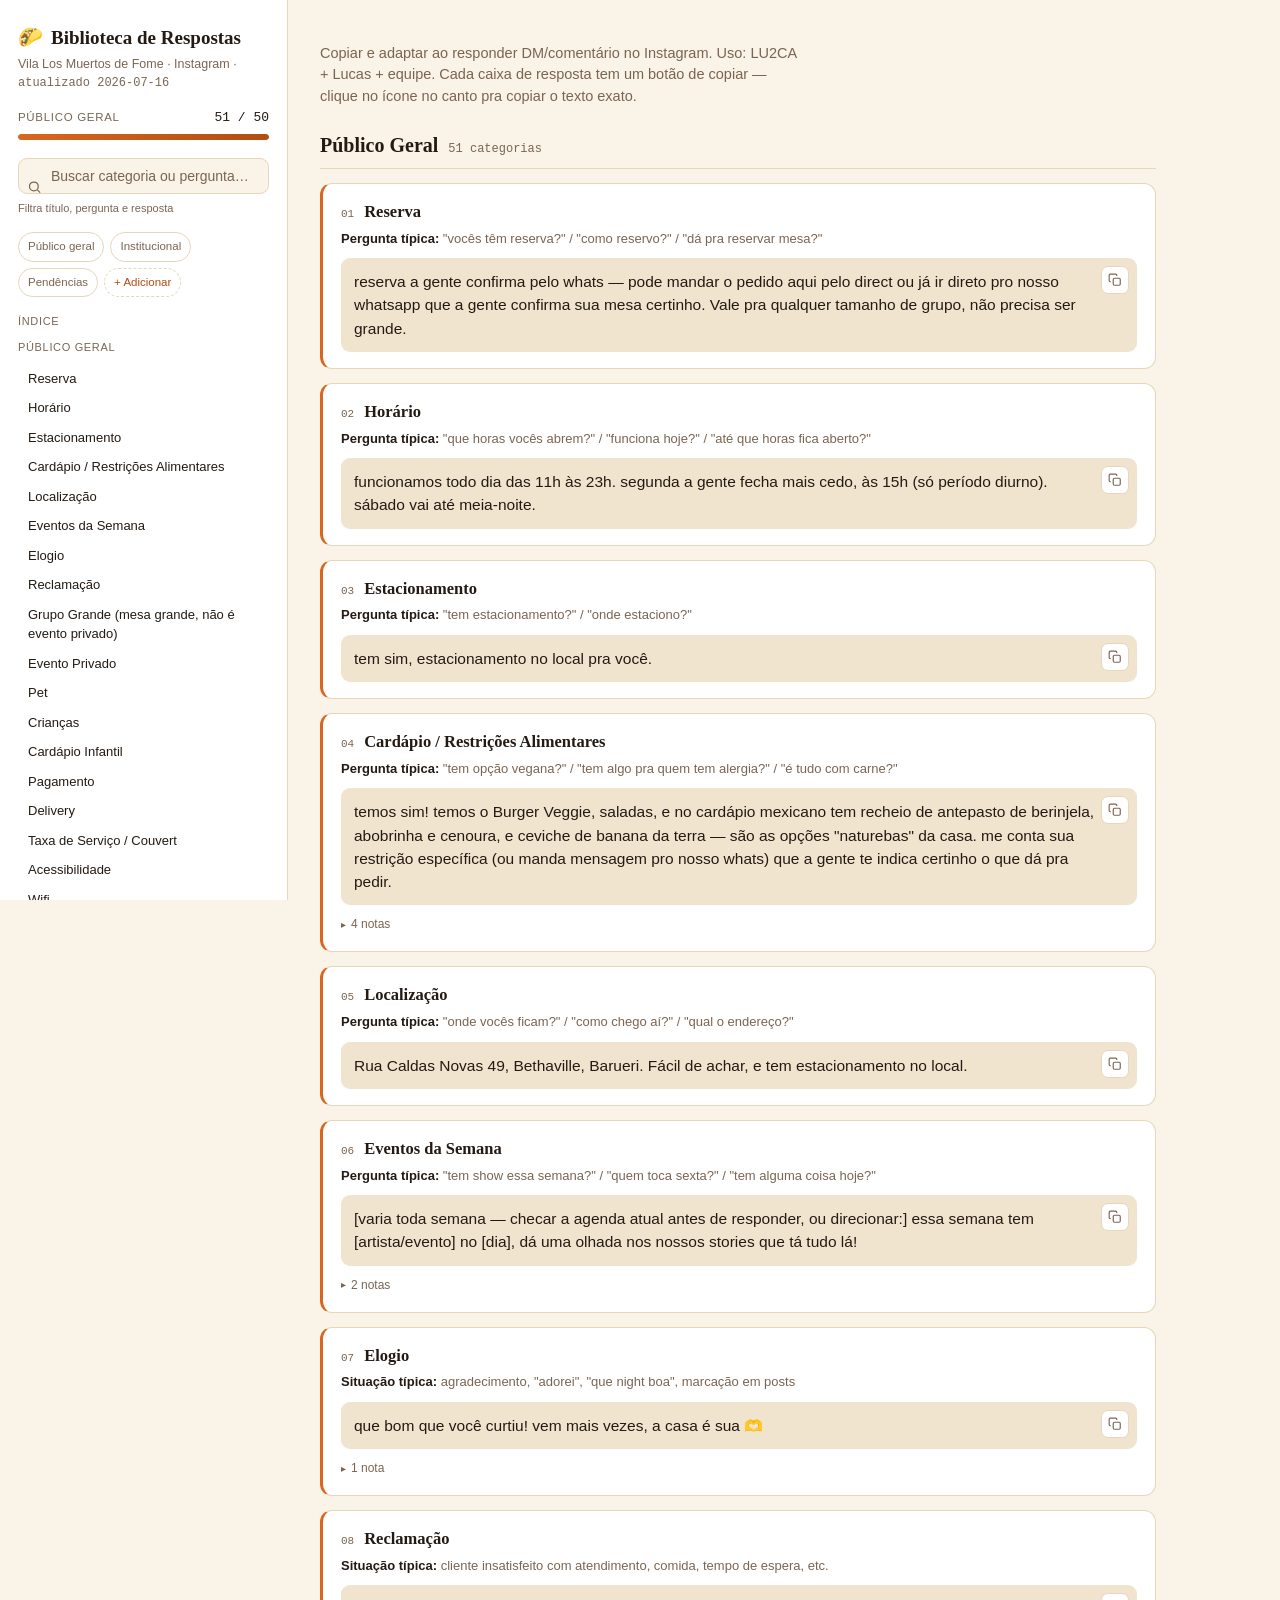
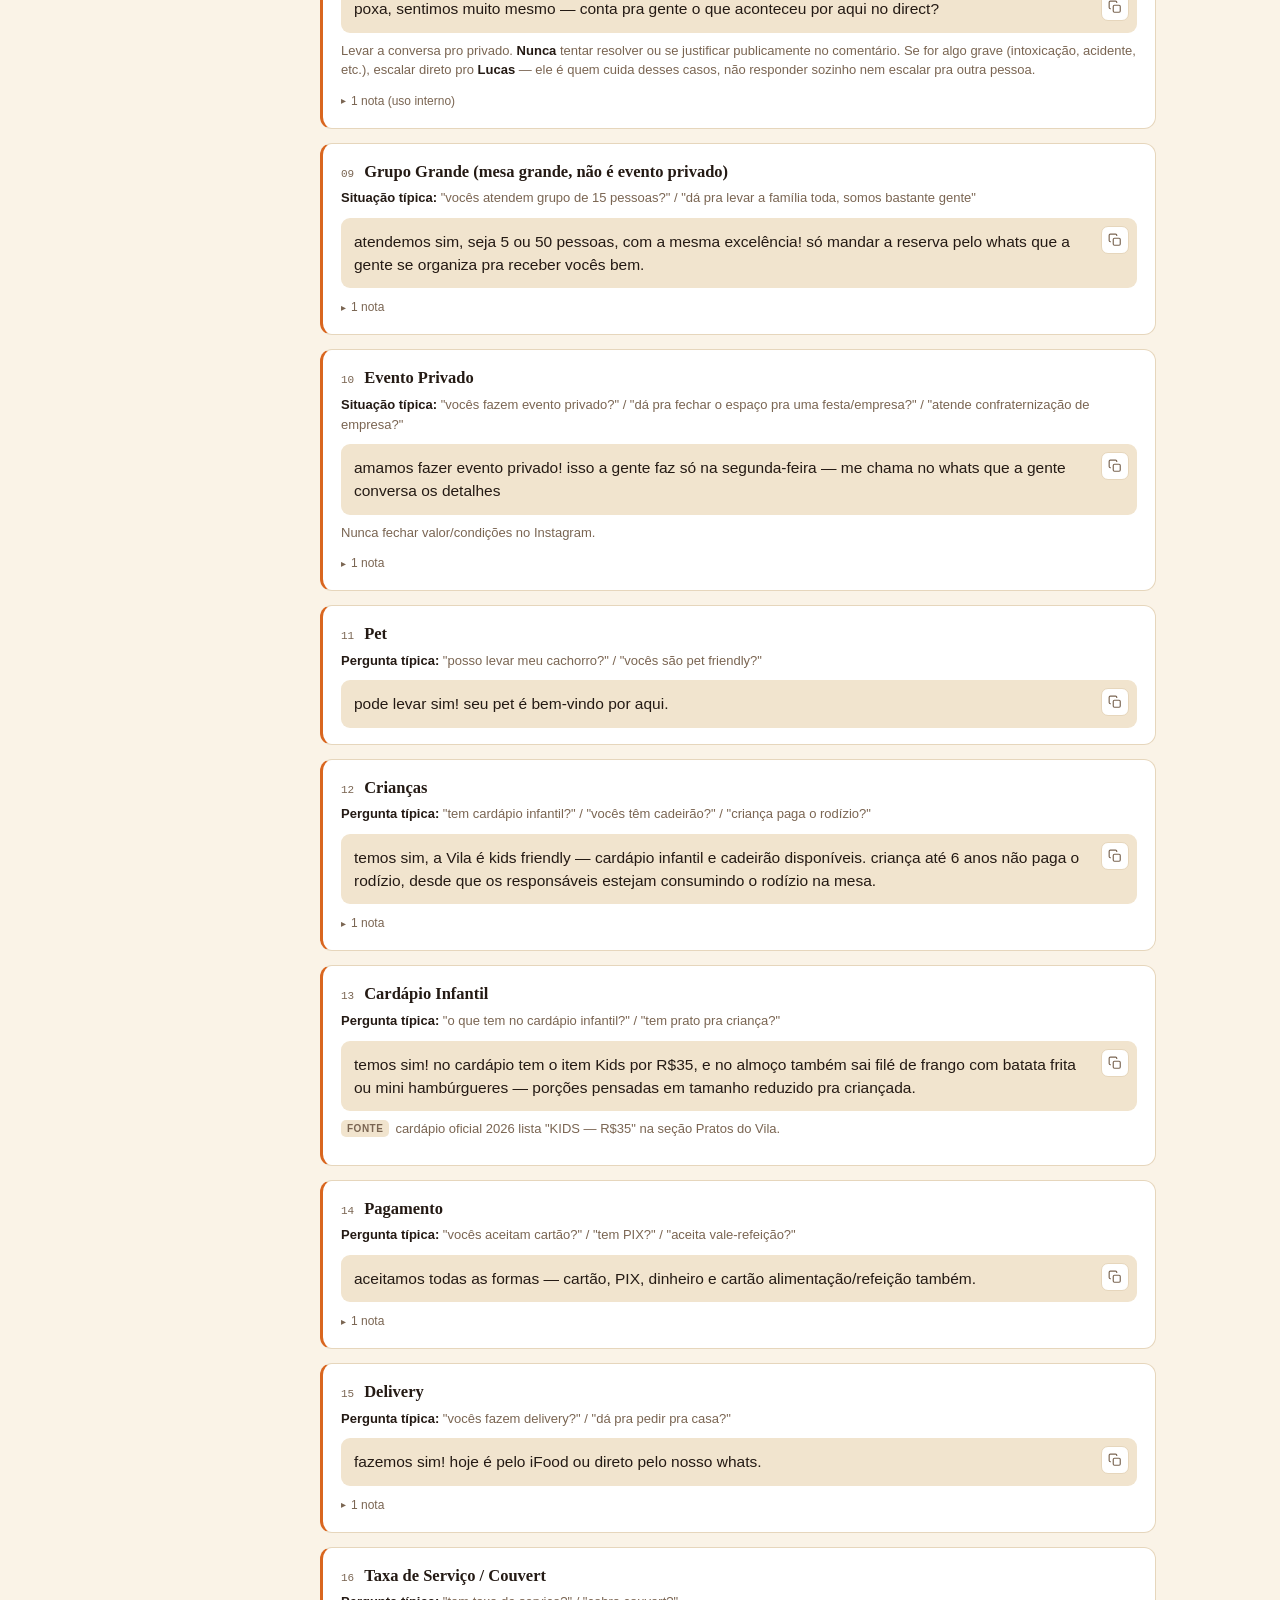
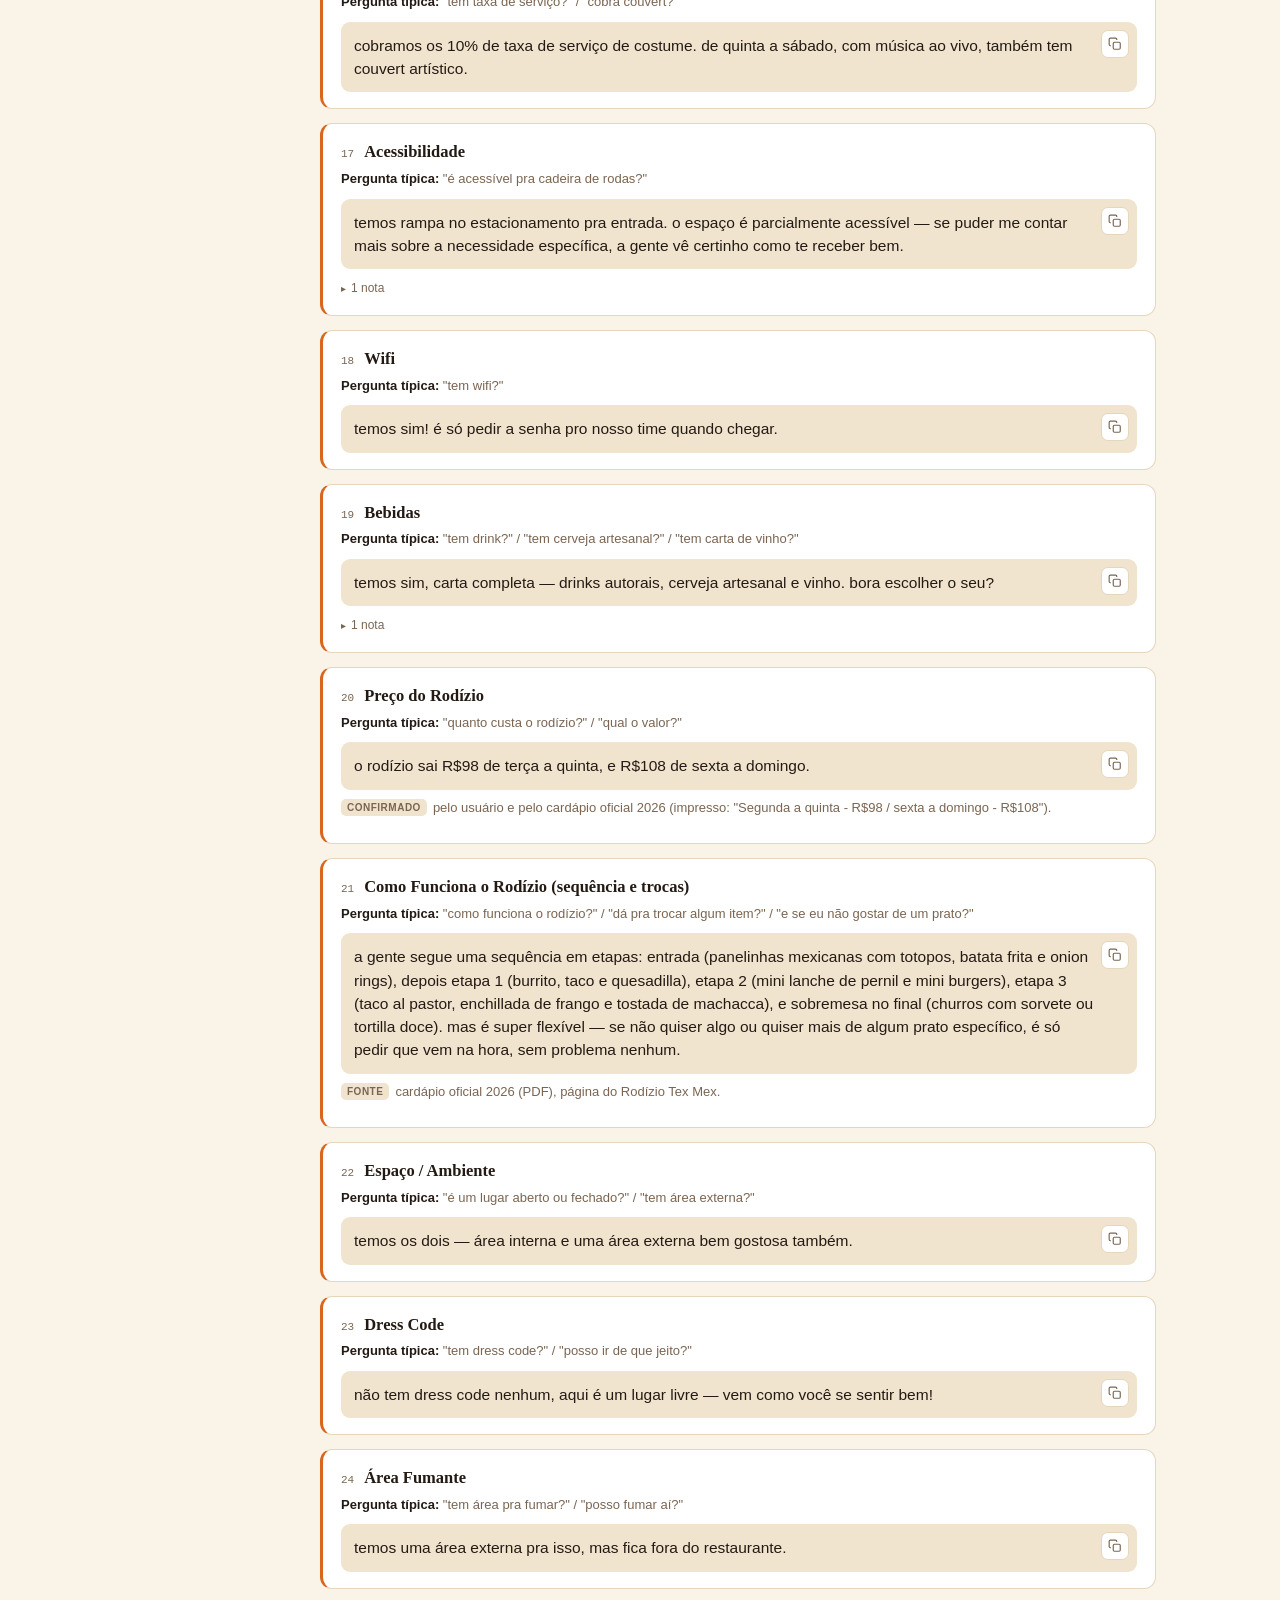
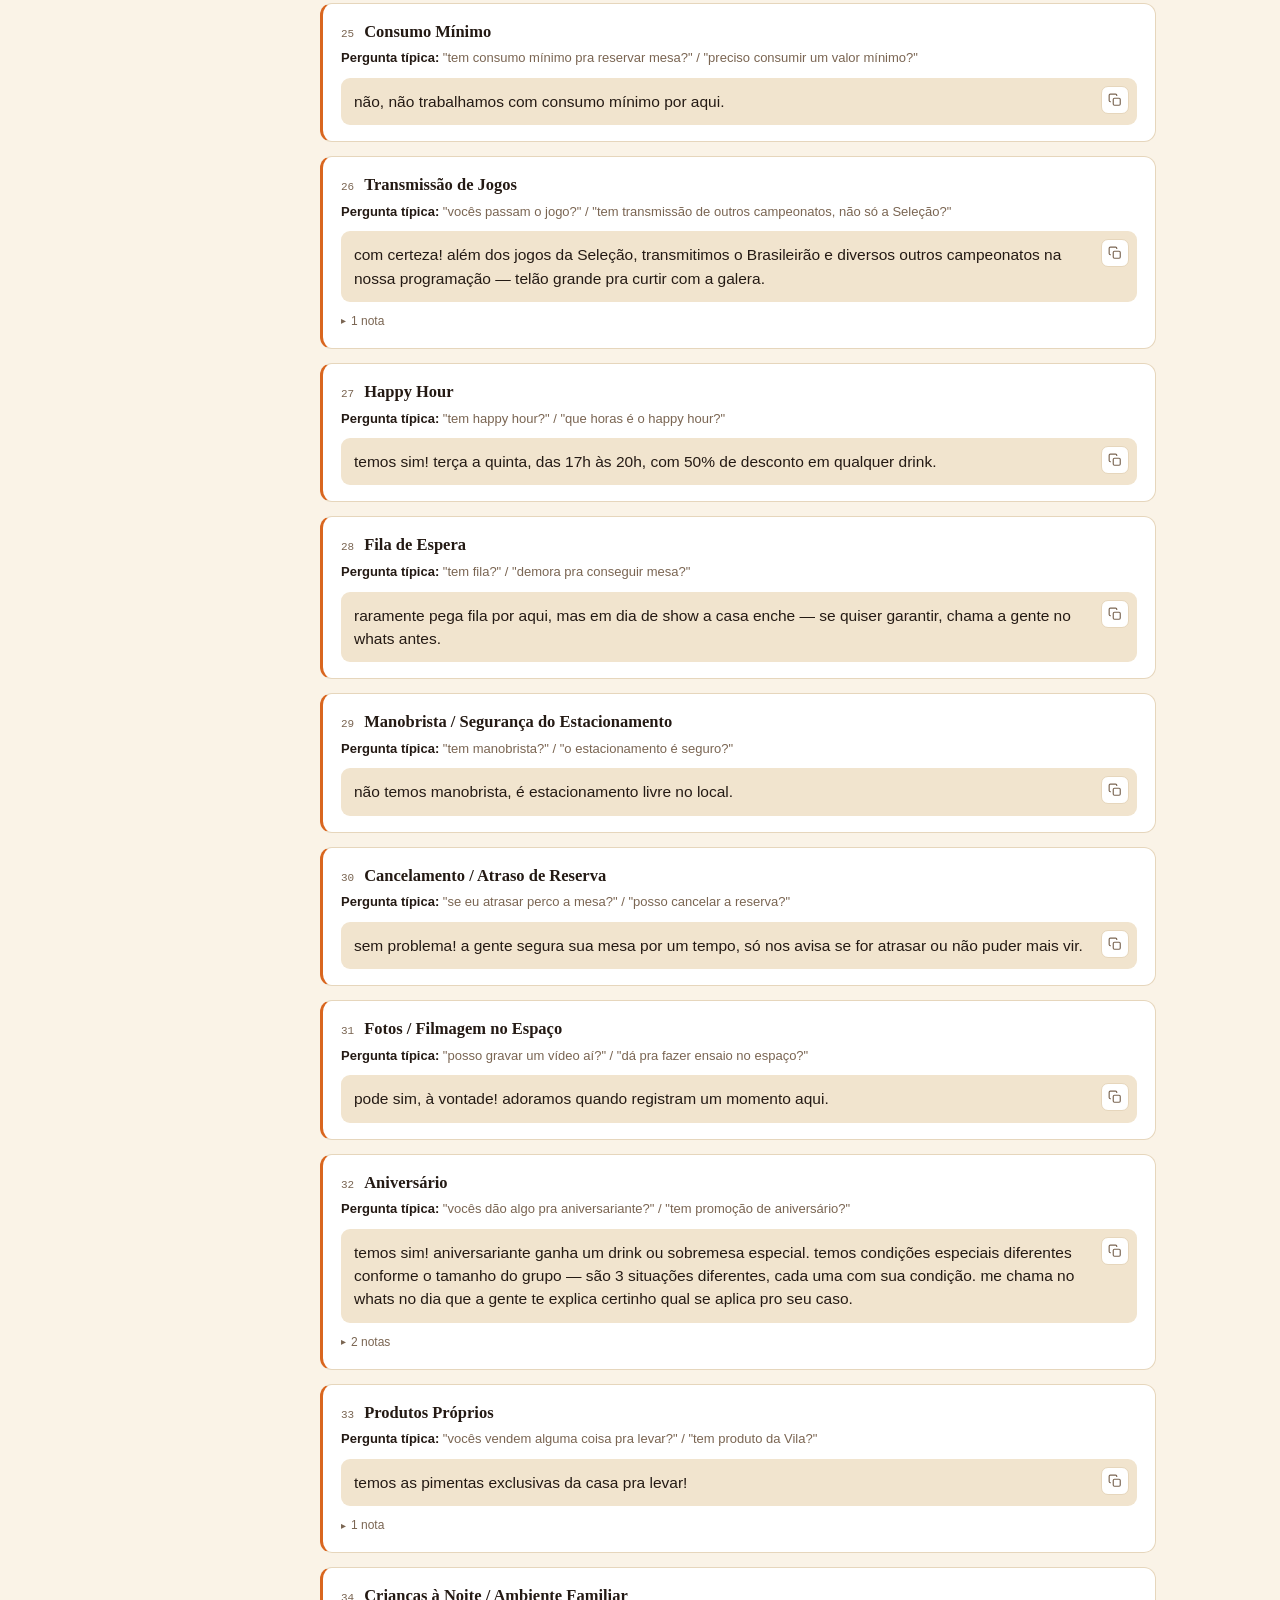
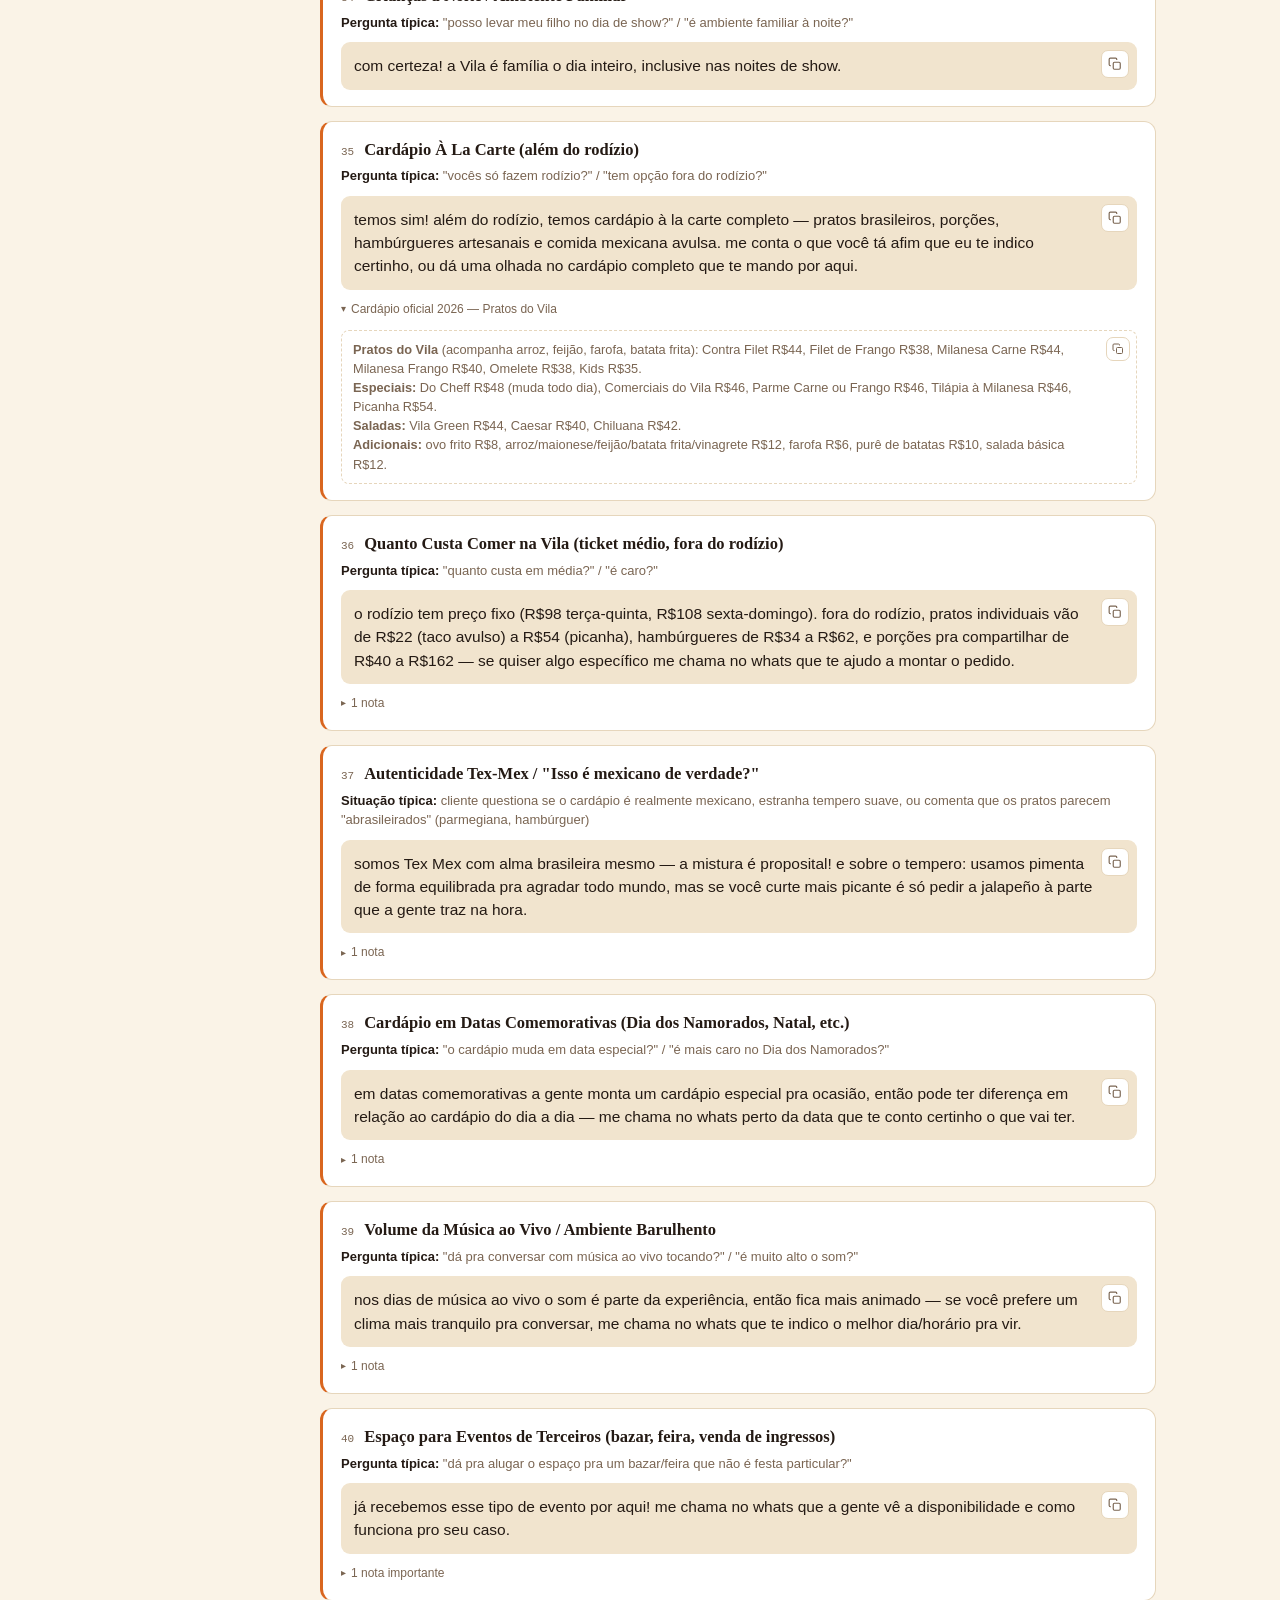
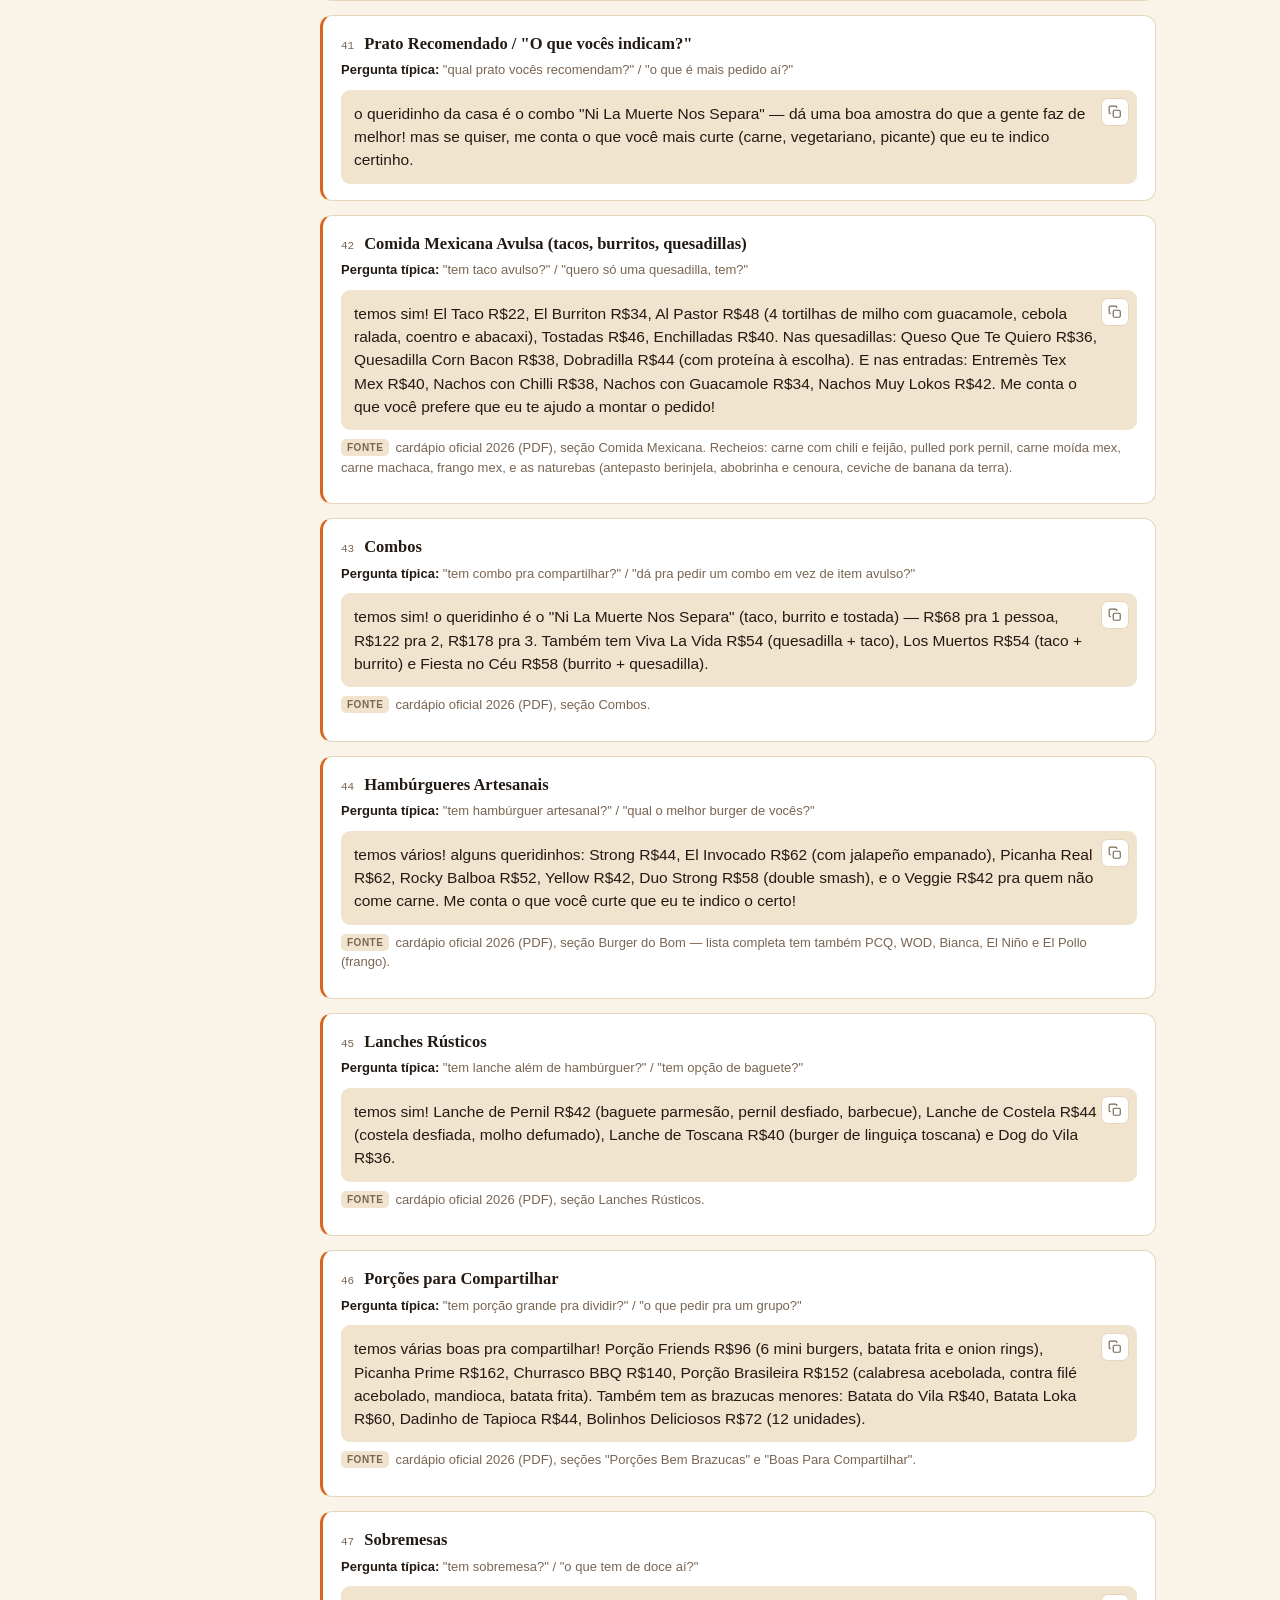
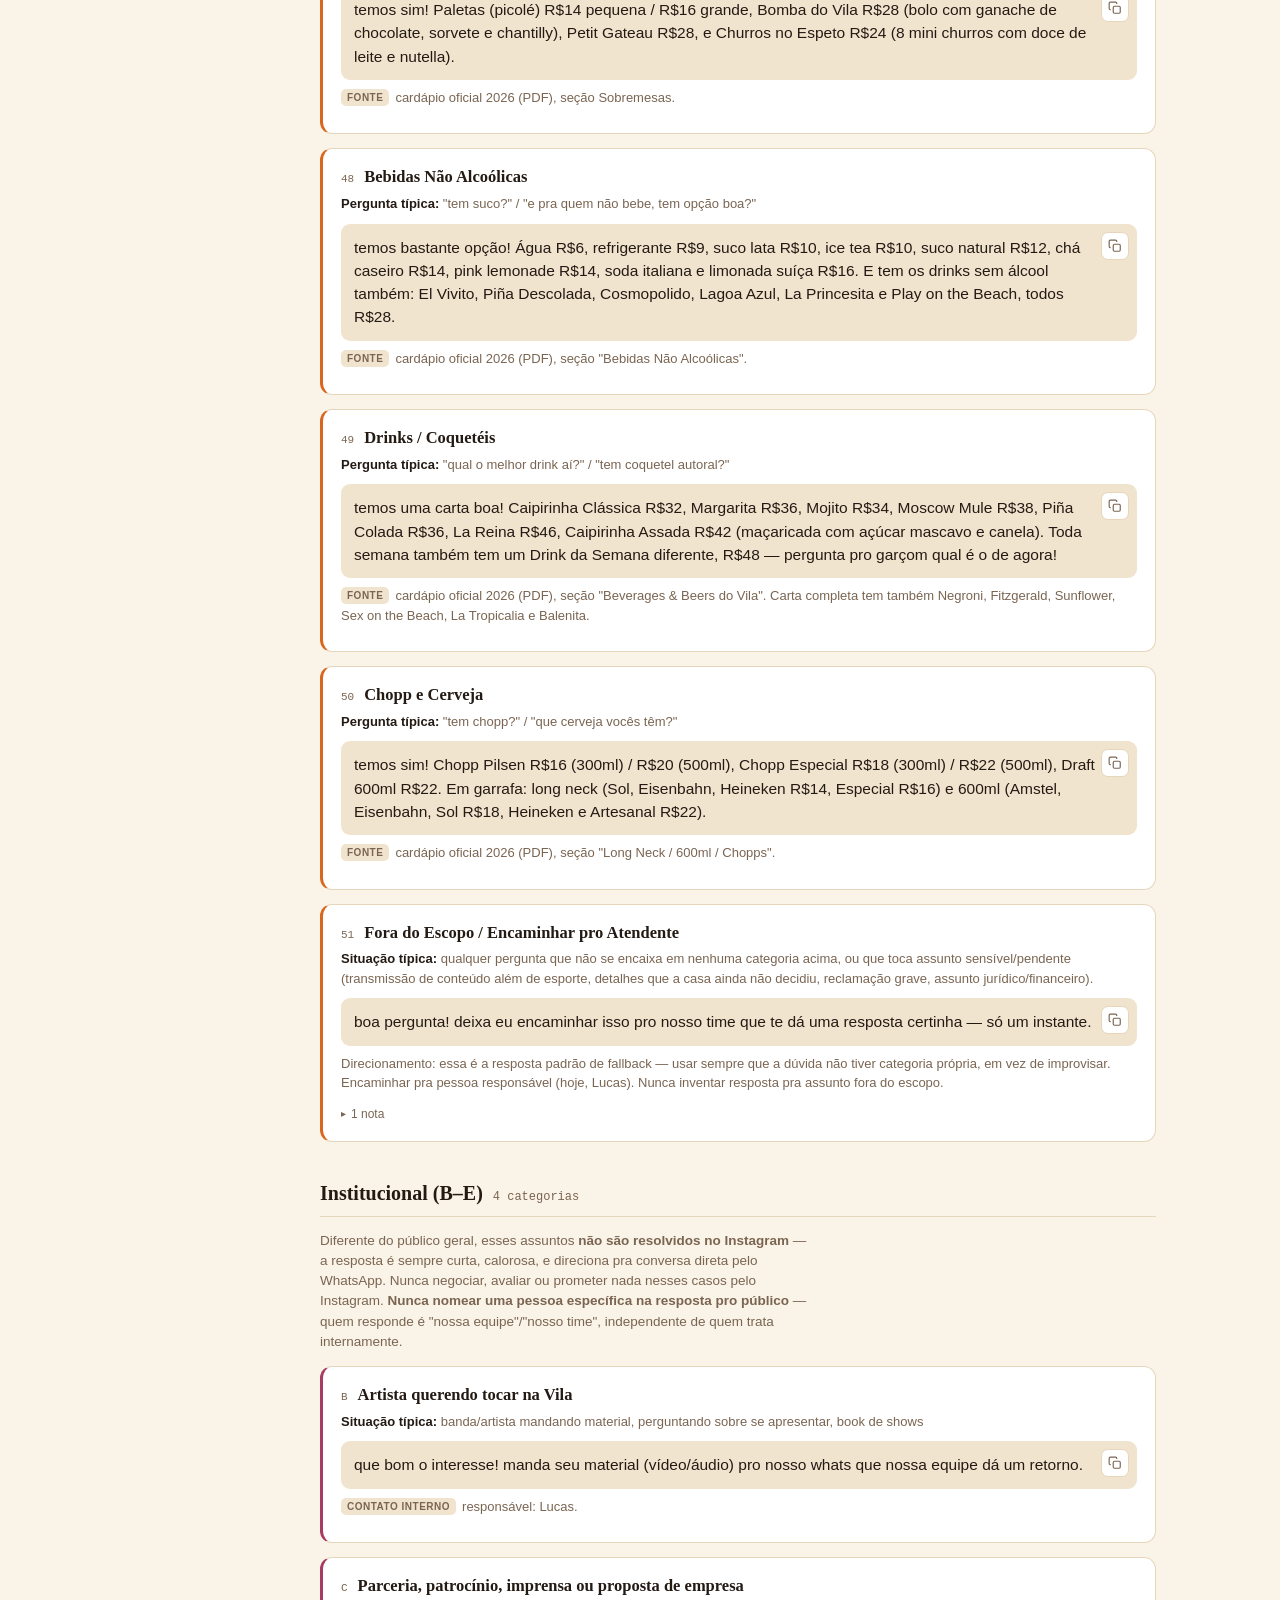
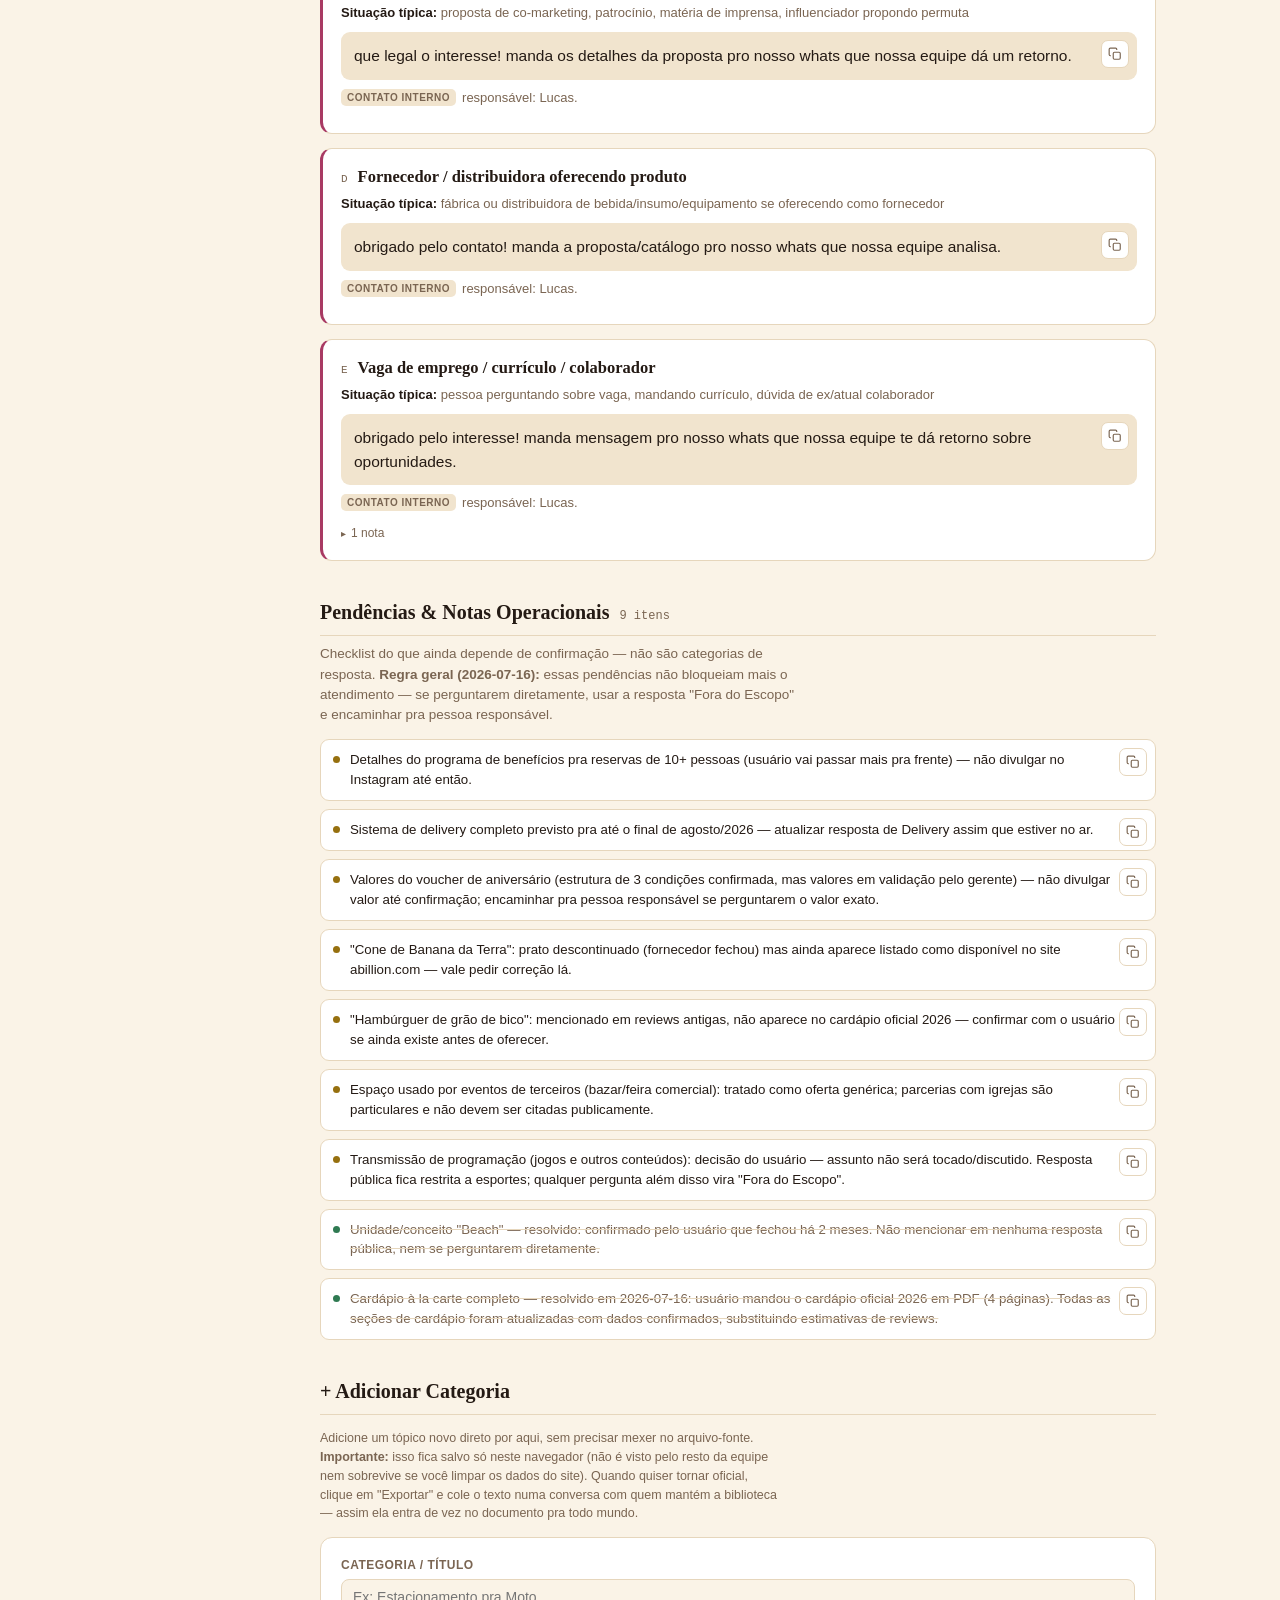
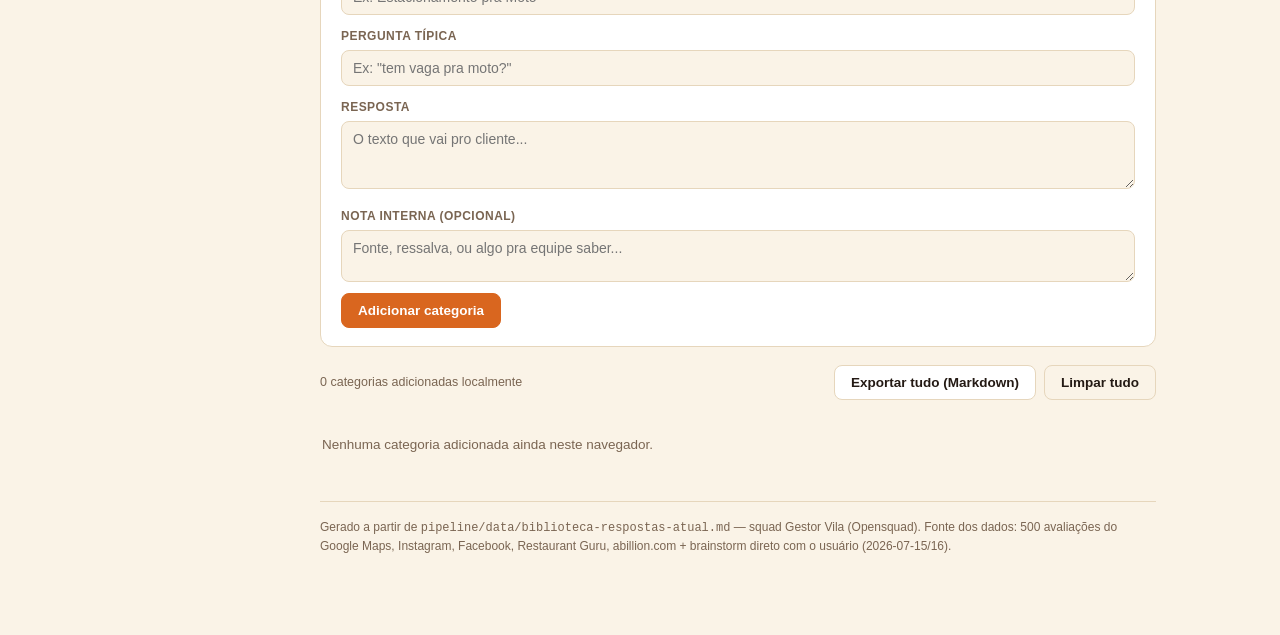
<file: artifacts/biblioteca-de-respostas.html>
<!doctype html><html><head><meta charset=utf8><meta name=viewport content="width=device-width,initial-scale=1"><style>:root{color-scheme:light}body{margin:0;padding:0;font:14px -apple-system,BlinkMacSystemFont,sans-serif;background:#faf9f5;color:#141413}img{max-width:100%}</style></head><body>
<title>Biblioteca de Respostas — Vila Los Muertos de Fome</title>
<style>
  :root{
    --bg:#faf3e7;
    --surface:#ffffff;
    --surface-2:#f1e4ce;
    --ink:#241a14;
    --ink-muted:#7a6552;
    --border:#e6d6bc;
    --accent:#d9661f;
    --accent-strong:#b14e10;
    --accent-2:#a83a63;
    --good:#2f7a52;
    --good-bg:#e3f1e8;
    --warn:#96700f;
    --warn-bg:#f3e6c4;
    --danger:#a23b2e;
    --danger-bg:#f6e2de;
    --ring: rgba(217,102,31,0.45);
    color-scheme: light;
  }
  @media (prefers-color-scheme: dark){
    :root{
      --bg:#181210;
      --surface:#221a15;
      --surface-2:#2b2119;
      --ink:#f3e9dd;
      --ink-muted:#b7a392;
      --border:#3a2c22;
      --accent:#f1904c;
      --accent-strong:#f7ac72;
      --accent-2:#e1608a;
      --good:#7fcf9e;
      --good-bg:#1d3327;
      --warn:#dcb24b;
      --warn-bg:#3a2f16;
      --danger:#e2685a;
      --danger-bg:#3a2119;
      --ring: rgba(241,144,76,0.45);
      color-scheme: dark;
    }
  }
  :root[data-theme="dark"]{
    --bg:#181210; --surface:#221a15; --surface-2:#2b2119; --ink:#f3e9dd; --ink-muted:#b7a392;
    --border:#3a2c22; --accent:#f1904c; --accent-strong:#f7ac72; --accent-2:#e1608a;
    --good:#7fcf9e; --good-bg:#1d3327; --warn:#dcb24b; --warn-bg:#3a2f16;
    --danger:#e2685a; --danger-bg:#3a2119; --ring: rgba(241,144,76,0.45); color-scheme: dark;
  }
  :root[data-theme="light"]{
    --bg:#faf3e7; --surface:#ffffff; --surface-2:#f1e4ce; --ink:#241a14; --ink-muted:#7a6552;
    --border:#e6d6bc; --accent:#d9661f; --accent-strong:#b14e10; --accent-2:#a83a63;
    --good:#2f7a52; --good-bg:#e3f1e8; --warn:#96700f; --warn-bg:#f3e6c4;
    --danger:#a23b2e; --danger-bg:#f6e2de; --ring: rgba(217,102,31,0.45); color-scheme: light;
  }

  *{ box-sizing:border-box; }
  html,body{ margin:0; padding:0; }
  body{
    background:var(--bg);
    color:var(--ink);
    font-family:-apple-system,"Segoe UI",Roboto,"Helvetica Neue",Arial,sans-serif;
    font-size:15.5px;
    line-height:1.5;
    -webkit-font-smoothing:antialiased;
  }
  h1,h2,h3{ font-family:ui-serif,"Iowan Old Style","Palatino Linotype",Georgia,serif; text-wrap:balance; margin:0; }
  code, .mono{ font-family:ui-monospace,"SF Mono","Cascadia Code",Menlo,Consolas,monospace; }
  a{ color:inherit; }
  ::selection{ background:var(--ring); }

  .app{
    display:grid;
    grid-template-columns: 288px minmax(0,1fr);
    min-height:100vh;
  }

  /* ---------- Sidebar ---------- */
  .sidebar{
    position:sticky; top:0; align-self:start;
    height:100vh; overflow-y:auto;
    border-right:1px solid var(--border);
    padding:22px 18px 24px;
    background:var(--surface);
  }
  .brand{ display:flex; align-items:baseline; gap:8px; margin-bottom:2px; }
  .brand__mark{ font-size:20px; }
  .brand h1{ font-size:19px; font-weight:600; }
  .brand__sub{ color:var(--ink-muted); font-size:12.5px; margin:2px 0 16px; }

  .progress{ margin-bottom:18px; }
  .progress__row{ display:flex; justify-content:space-between; align-items:baseline; margin-bottom:6px; }
  .progress__label{ font-size:11.5px; text-transform:uppercase; letter-spacing:.06em; color:var(--ink-muted); }
  .progress__count{ font-family:ui-monospace,"SF Mono","Cascadia Code",Menlo,Consolas,monospace; font-size:13px; font-variant-numeric:tabular-nums; }
  .progress__bar{ height:6px; border-radius:99px; background:var(--surface-2); overflow:hidden; }
  .progress__fill{ height:100%; background:linear-gradient(90deg,var(--accent),var(--accent-strong)); border-radius:99px; }

  .search{ position:relative; margin-bottom:16px; }
  .search input{
    width:100%; padding:9px 12px 9px 32px; border-radius:9px;
    border:1px solid var(--border); background:var(--bg); color:var(--ink);
    font-size:14px; font-family:inherit;
  }
  .search input::placeholder{ color:var(--ink-muted); }
  .search input:focus-visible{ outline:2px solid var(--accent); outline-offset:1px; }
  .search svg{ position:absolute; left:9px; top:50%; transform:translateY(-50%); width:15px; height:15px; color:var(--ink-muted); }
  .search__hint{ font-size:11px; color:var(--ink-muted); margin-top:6px; }

  .jump{ display:flex; flex-wrap:wrap; gap:6px; margin-bottom:16px; }
  .jump a{
    font-size:11.5px; text-decoration:none; padding:5px 9px; border-radius:99px;
    border:1px solid var(--border); color:var(--ink-muted); white-space:nowrap;
  }
  .jump a:hover{ border-color:var(--accent); color:var(--accent-strong); }

  .toc-title{ font-size:11px; text-transform:uppercase; letter-spacing:.06em; color:var(--ink-muted); margin:4px 0 8px; }
  .toc{ list-style:none; margin:0 0 4px; padding:0; }
  .toc li{ margin:0; }
  .toc a{
    display:block; text-decoration:none; font-size:13px; color:var(--ink);
    padding:5px 8px; border-radius:6px; border-left:2px solid transparent;
  }
  .toc a:hover{ background:var(--surface-2); }
  .toc a.is-inst{ color:var(--ink-muted); }
  .toc-group{ margin-top:10px; }
  .no-results-nav{ font-size:12.5px; color:var(--ink-muted); padding:6px 8px; }

  /* ---------- Main ---------- */
  main{ padding:28px 32px 80px; max-width:900px; }
  .page-head{ margin-bottom:22px; }
  .page-head p{ color:var(--ink-muted); max-width:60ch; font-size:14.5px; }
  .updated{ font-family:ui-monospace,"SF Mono","Cascadia Code",Menlo,Consolas,monospace; font-size:12px; color:var(--ink-muted); }

  section.group{ margin-bottom:36px; }
  .group__head{ display:flex; align-items:baseline; gap:10px; margin-bottom:14px; padding-bottom:8px; border-bottom:1px solid var(--border); }
  .group__head h2{ font-size:20px; }
  .group__head .count{ font-size:12px; color:var(--ink-muted); font-family:ui-monospace,"SF Mono","Cascadia Code",Menlo,Consolas,monospace; }
  .group__note{ color:var(--ink-muted); font-size:13.5px; margin:-6px 0 14px; max-width:64ch; }

  .cards{ display:flex; flex-direction:column; gap:14px; }

  .card{
    background:var(--surface); border:1px solid var(--border); border-radius:12px;
    padding:16px 18px; scroll-margin-top:18px;
  }
  .card[data-section="institucional"]{ border-left:3px solid var(--accent-2); }
  .card[data-section="publico"]{ border-left:3px solid var(--accent); }
  .card.flash{ animation:flash 1.1s ease; }
  @keyframes flash{ 0%{ box-shadow:0 0 0 3px var(--ring);} 100%{ box-shadow:0 0 0 0 transparent;} }
  @media (prefers-reduced-motion: reduce){ .card.flash{ animation:none; } }

  .card__head{ display:flex; align-items:baseline; gap:10px; margin-bottom:4px; }
  .card__idx{ font-family:ui-monospace,"SF Mono","Cascadia Code",Menlo,Consolas,monospace; font-size:11px; color:var(--ink-muted); }
  .card__title{ font-size:16.5px; font-weight:600; }
  .card__prompt{ color:var(--ink-muted); font-size:13px; margin:2px 0 10px; }
  .card__prompt b{ font-weight:600; color:var(--ink); }

  .copyable{ position:relative; }
  .reply{
    background:var(--surface-2); border-radius:9px; padding:12px 40px 12px 13px; margin:0;
  }
  .reply p.copy-src{ margin:0; }

  .copy-btn{
    position:absolute; top:8px; right:8px; width:28px; height:28px; border-radius:7px;
    border:1px solid var(--border); background:var(--surface); color:var(--ink-muted);
    display:flex; align-items:center; justify-content:center; cursor:pointer; padding:0;
  }
  .copy-btn:hover{ color:var(--accent-strong); border-color:var(--accent); }
  .copy-btn:focus-visible{ outline:2px solid var(--accent); outline-offset:2px; }
  .copy-btn svg{ width:14px; height:14px; }
  .copy-btn .icon-check{ display:none; color:var(--good); }
  .copy-btn.is-copied .icon-copy{ display:none; }
  .copy-btn.is-copied .icon-check{ display:block; }
  .copy-btn.is-copied{ border-color:var(--good); }
  .note .copy-btn{ width:24px; height:24px; top:6px; right:6px; }
  .note .copy-btn svg{ width:12px; height:12px; }

  details.notes{ margin-top:8px; }
  details.notes > summary{
    cursor:pointer; font-size:12px; color:var(--ink-muted); list-style:none;
    display:flex; align-items:center; gap:5px; padding:2px 0;
  }
  details.notes > summary::-webkit-details-marker{ display:none; }
  details.notes > summary::before{ content:"▸"; font-size:10px; }
  details.notes[open] > summary::before{ content:"▾"; }
  details.notes > summary:hover{ color:var(--ink); }

  .note{ position:relative; margin-top:8px; padding:9px 34px 9px 11px; border-radius:8px; background:var(--surface); border:1px dashed var(--border); }
  .note:first-of-type{ margin-top:10px; }
  .note p{ margin:0; font-size:12.8px; color:var(--ink-muted); }
  .note p.copy-src{ color:var(--ink-muted); }
  .tag{
    display:inline-block; font-size:10px; text-transform:uppercase; letter-spacing:.05em;
    font-weight:700; padding:1px 6px; border-radius:5px; margin-right:6px; vertical-align:1px;
  }
  .tag--interna{ background:var(--surface-2); color:var(--ink-muted); }
  .tag--pendencia{ background:var(--warn-bg); color:var(--warn); }
  .tag--nunca{ background:var(--danger-bg); color:var(--danger); }
  .tag--fonte{ background:var(--surface-2); color:var(--ink-muted); }

  ul.plainlist{ margin:6px 0 0; padding-left:18px; }
  ul.plainlist li{ margin:2px 0; font-size:12.8px; color:var(--ink-muted); }

  .inst-intro{ font-size:13.5px; color:var(--ink-muted); margin:0 0 14px; max-width:66ch; }

  .pend-list{ list-style:none; margin:0; padding:0; display:flex; flex-direction:column; gap:8px; }
  .pend-list li{
    position:relative; display:flex; gap:10px; align-items:flex-start;
    background:var(--surface); border:1px solid var(--border); border-radius:9px;
    padding:10px 40px 10px 12px;
  }
  .pend-dot{ width:7px; height:7px; border-radius:50%; background:var(--warn); margin-top:6px; flex:none; }
  .pend-list li.resolved .pend-dot{ background:var(--good); }
  .pend-list li p{ margin:0; font-size:13.3px; }
  .pend-list li.resolved p{ color:var(--ink-muted); text-decoration:line-through; text-decoration-color:var(--border); }

  .jump a.jump--add{ border-style:dashed; color:var(--accent-strong); }
  .jump a.jump--add:hover{ background:var(--surface-2); }

  .add-form{
    background:var(--surface); border:1px solid var(--border); border-radius:12px;
    padding:18px 20px; margin-bottom:18px;
  }
  .add-form__grid{ display:grid; gap:12px; }
  .add-form label{ display:block; font-size:12px; font-weight:600; text-transform:uppercase; letter-spacing:.04em; color:var(--ink-muted); margin-bottom:5px; }
  .add-form input[type="text"], .add-form textarea{
    width:100%; font-family:inherit; font-size:14px; color:var(--ink);
    background:var(--bg); border:1px solid var(--border); border-radius:8px; padding:9px 11px;
    resize:vertical;
  }
  .add-form input[type="text"]:focus-visible, .add-form textarea:focus-visible{ outline:2px solid var(--accent); outline-offset:1px; }
  .add-form__row{ display:flex; gap:10px; align-items:center; margin-top:4px; }
  .btn{
    font-family:inherit; font-size:13.5px; font-weight:600; border-radius:8px; padding:9px 16px;
    border:1px solid var(--border); background:var(--surface); color:var(--ink); cursor:pointer;
  }
  .btn:hover{ border-color:var(--accent); color:var(--accent-strong); }
  .btn:focus-visible{ outline:2px solid var(--accent); outline-offset:2px; }
  .btn--primary{ background:var(--accent); border-color:var(--accent); color:#fff; }
  .btn--primary:hover{ background:var(--accent-strong); border-color:var(--accent-strong); color:#fff; }
  .btn--ghost{ background:transparent; }
  .add-form__hint{ font-size:12.5px; color:var(--ink-muted); margin:0 0 14px; max-width:66ch; }

  .local-empty{ color:var(--ink-muted); font-size:13.5px; padding:10px 2px; }
  .card[data-section="local"]{ border-left:3px solid var(--warn); border-style:dashed; }
  .card[data-section="local"] .reply{ padding-right:76px; }
  .local-toolbar{ display:flex; gap:8px; align-items:center; margin-bottom:12px; flex-wrap:wrap; }
  .local-toolbar__count{ font-size:12.5px; color:var(--ink-muted); margin-right:auto; }
  .del-btn{
    position:absolute; top:8px; right:44px; width:28px; height:28px; border-radius:7px;
    border:1px solid var(--border); background:var(--surface); color:var(--ink-muted);
    display:flex; align-items:center; justify-content:center; cursor:pointer; padding:0;
  }
  .del-btn:hover{ color:var(--danger); border-color:var(--danger); }
  .del-btn svg{ width:14px; height:14px; }

  footer{ color:var(--ink-muted); font-size:12px; margin-top:30px; padding-top:16px; border-top:1px solid var(--border); }

  .sr-live{ position:absolute; width:1px; height:1px; overflow:hidden; clip:rect(0 0 0 0); }

  .empty-state{ display:none; color:var(--ink-muted); font-size:14px; padding:24px 0; }
  body.no-matches .empty-state{ display:block; }

  /* mobile */
  .mobile-bar{ display:none; }
  @media (max-width: 860px){
    .app{ grid-template-columns: 1fr; }
    .sidebar{
      position:sticky; top:0; height:auto; max-height:none; border-right:none; border-bottom:1px solid var(--border);
      padding:14px 16px;
    }
    .sidebar .toc-wrap{ display:none; }
    main{ padding:22px 16px 70px; }
    .jump{ overflow-x:auto; flex-wrap:nowrap; padding-bottom:2px; }
  }
</style>

<div class="app">
  <aside class="sidebar">
    <div class="brand">
      <span class="brand__mark">🌮</span>
      <h1>Biblioteca de Respostas</h1>
    </div>
    <p class="brand__sub">Vila Los Muertos de Fome · Instagram · <span class="updated">atualizado 2026-07-16</span></p>

    <div class="progress">
      <div class="progress__row">
        <span class="progress__label">Público geral</span>
        <span class="progress__count" id="progress-count">— / 50</span>
      </div>
      <div class="progress__bar"><div class="progress__fill" id="progress-fill" style="width:0%"></div></div>
    </div>

    <div class="search">
      <svg viewBox="0 0 24 24" fill="none" stroke="currentColor" stroke-width="2"><circle cx="11" cy="11" r="7"/><line x1="21" y1="21" x2="16.65" y2="16.65"/></svg>
      <input type="text" id="search" placeholder="Buscar categoria ou pergunta…" autocomplete="off">
      <div class="search__hint">Filtra título, pergunta e resposta</div>
    </div>

    <div class="jump">
      <a href="#sec-publico">Público geral</a>
      <a href="#sec-institucional">Institucional</a>
      <a href="#sec-pendencias">Pendências</a>
      <a href="#sec-adicionar" class="jump--add">+ Adicionar</a>
    </div>

    <div class="toc-wrap">
      <div class="toc-title">Índice</div>
      <ul class="toc" id="toc"></ul>
    </div>
  </aside>

  <main>
    <div class="page-head">
      <p>Copiar e adaptar ao responder DM/comentário no Instagram. Uso: LU2CA + Lucas + equipe. Cada caixa de resposta tem um botão de copiar — clique no ícone no canto pra copiar o texto exato.</p>
    </div>

    <section class="group" id="sec-publico" data-group="publico">
      <div class="group__head">
        <h2>Público Geral</h2>
        <span class="count" data-count-target="publico"></span>
      </div>
      <div class="cards">

        <article class="card" data-section="publico" id="cat-reserva">
          <div class="card__head"><span class="card__idx">01</span><h3 class="card__title">Reserva</h3></div>
          <p class="card__prompt"><b>Pergunta típica:</b> "vocês têm reserva?" / "como reservo?" / "dá pra reservar mesa?"</p>
          <div class="reply copyable">
            <p class="copy-src">reserva a gente confirma pelo whats — pode mandar o pedido aqui pelo direct ou já ir direto pro nosso whatsapp que a gente confirma sua mesa certinho. Vale pra qualquer tamanho de grupo, não precisa ser grande.</p>
            <button class="copy-btn" type="button" aria-label="Copiar resposta">
              <svg class="icon-copy" viewBox="0 0 24 24" fill="none" stroke="currentColor" stroke-width="2"><rect x="9" y="9" width="12" height="12" rx="2"/><path d="M5 15H4a2 2 0 0 1-2-2V4a2 2 0 0 1 2-2h9a2 2 0 0 1 2 2v1"/></svg>
              <svg class="icon-check" viewBox="0 0 24 24" fill="none" stroke="currentColor" stroke-width="2.4"><polyline points="20 6 9 17 4 12"/></svg>
            </button>
          </div>
        </article>

        <article class="card" data-section="publico" id="cat-horario">
          <div class="card__head"><span class="card__idx">02</span><h3 class="card__title">Horário</h3></div>
          <p class="card__prompt"><b>Pergunta típica:</b> "que horas vocês abrem?" / "funciona hoje?" / "até que horas fica aberto?"</p>
          <div class="reply copyable">
            <p class="copy-src">funcionamos todo dia das 11h às 23h. segunda a gente fecha mais cedo, às 15h (só período diurno). sábado vai até meia-noite.</p>
            <button class="copy-btn" type="button" aria-label="Copiar resposta">
              <svg class="icon-copy" viewBox="0 0 24 24" fill="none" stroke="currentColor" stroke-width="2"><rect x="9" y="9" width="12" height="12" rx="2"/><path d="M5 15H4a2 2 0 0 1-2-2V4a2 2 0 0 1 2-2h9a2 2 0 0 1 2 2v1"/></svg>
              <svg class="icon-check" viewBox="0 0 24 24" fill="none" stroke="currentColor" stroke-width="2.4"><polyline points="20 6 9 17 4 12"/></svg>
            </button>
          </div>
        </article>

        <article class="card" data-section="publico" id="cat-estacionamento">
          <div class="card__head"><span class="card__idx">03</span><h3 class="card__title">Estacionamento</h3></div>
          <p class="card__prompt"><b>Pergunta típica:</b> "tem estacionamento?" / "onde estaciono?"</p>
          <div class="reply copyable">
            <p class="copy-src">tem sim, estacionamento no local pra você.</p>
            <button class="copy-btn" type="button" aria-label="Copiar resposta">
              <svg class="icon-copy" viewBox="0 0 24 24" fill="none" stroke="currentColor" stroke-width="2"><rect x="9" y="9" width="12" height="12" rx="2"/><path d="M5 15H4a2 2 0 0 1-2-2V4a2 2 0 0 1 2-2h9a2 2 0 0 1 2 2v1"/></svg>
              <svg class="icon-check" viewBox="0 0 24 24" fill="none" stroke="currentColor" stroke-width="2.4"><polyline points="20 6 9 17 4 12"/></svg>
            </button>
          </div>
        </article>

        <article class="card" data-section="publico" id="cat-cardapio-restricoes">
          <div class="card__head"><span class="card__idx">04</span><h3 class="card__title">Cardápio / Restrições Alimentares</h3></div>
          <p class="card__prompt"><b>Pergunta típica:</b> "tem opção vegana?" / "tem algo pra quem tem alergia?" / "é tudo com carne?"</p>
          <div class="reply copyable">
            <p class="copy-src">temos sim! temos o Burger Veggie, saladas, e no cardápio mexicano tem recheio de antepasto de berinjela, abobrinha e cenoura, e ceviche de banana da terra — são as opções "naturebas" da casa. me conta sua restrição específica (ou manda mensagem pro nosso whats) que a gente te indica certinho o que dá pra pedir.</p>
            <button class="copy-btn" type="button" aria-label="Copiar resposta">
              <svg class="icon-copy" viewBox="0 0 24 24" fill="none" stroke="currentColor" stroke-width="2"><rect x="9" y="9" width="12" height="12" rx="2"/><path d="M5 15H4a2 2 0 0 1-2-2V4a2 2 0 0 1 2-2h9a2 2 0 0 1 2 2v1"/></svg>
              <svg class="icon-check" viewBox="0 0 24 24" fill="none" stroke="currentColor" stroke-width="2.4"><polyline points="20 6 9 17 4 12"/></svg>
            </button>
          </div>
          <details class="notes">
            <summary>4 notas</summary>
            <div class="note copyable">
              <p class="copy-src"><span class="tag tag--fonte">Fonte</span>cardápio oficial 2026 (PDF), seção "Recheios" da Comida Mexicana — categoria "+ Naturebas": Antepasto Berinjela, Abobrinha e Cenoura, Ceviche de Banana da Terra. Confirma o Burger Veggie (R$42) na seção Burger do Bom.</p>
              <button class="copy-btn" type="button" aria-label="Copiar nota"><svg class="icon-copy" viewBox="0 0 24 24" fill="none" stroke="currentColor" stroke-width="2"><rect x="9" y="9" width="12" height="12" rx="2"/><path d="M5 15H4a2 2 0 0 1-2-2V4a2 2 0 0 1 2-2h9a2 2 0 0 1 2 2v1"/></svg><svg class="icon-check" viewBox="0 0 24 24" fill="none" stroke="currentColor" stroke-width="2.4"><polyline points="20 6 9 17 4 12"/></svg></button>
            </div>
            <div class="note copyable">
              <p class="copy-src"><span class="tag tag--interna">Nota</span>Sobre glúten: confirmado pelo usuário — a maioria dos pratos é proteína (picanha na chapa, chilli com carne, etc.), no máximo com azeite/tempero, então tende a ser tranquilo. O pão, esse sim, com certeza tem glúten. Não afirmar "temos opção sem-glúten" como resposta padrão — a resposta certa é sempre perguntar o prato específico e confirmar na hora, caso a caso.</p>
              <button class="copy-btn" type="button" aria-label="Copiar nota"><svg class="icon-copy" viewBox="0 0 24 24" fill="none" stroke="currentColor" stroke-width="2"><rect x="9" y="9" width="12" height="12" rx="2"/><path d="M5 15H4a2 2 0 0 1-2-2V4a2 2 0 0 1 2-2h9a2 2 0 0 1 2 2v1"/></svg><svg class="icon-check" viewBox="0 0 24 24" fill="none" stroke="currentColor" stroke-width="2.4"><polyline points="20 6 9 17 4 12"/></svg></button>
            </div>
            <div class="note copyable">
              <p class="copy-src"><span class="tag tag--nunca">Atenção</span>NÃO mencionar "Cone de Banana da Terra" como prato disponível — review de cliente + resposta do próprio perfil no Instagram confirmam que esse item saiu do cardápio (fornecedor original fechou). Ele ainda aparece listado como ativo em pelo menos um site de terceiro (abillion.com) — vale pedir correção/remoção lá. O cardápio oficial atual tem "Ceviche de Banana da Terra" como recheio de taco/quesadilla — é um prato diferente, não confundir os dois.</p>
              <button class="copy-btn" type="button" aria-label="Copiar nota"><svg class="icon-copy" viewBox="0 0 24 24" fill="none" stroke="currentColor" stroke-width="2"><rect x="9" y="9" width="12" height="12" rx="2"/><path d="M5 15H4a2 2 0 0 1-2-2V4a2 2 0 0 1 2-2h9a2 2 0 0 1 2 2v1"/></svg><svg class="icon-check" viewBox="0 0 24 24" fill="none" stroke="currentColor" stroke-width="2.4"><polyline points="20 6 9 17 4 12"/></svg></button>
            </div>
            <div class="note copyable">
              <p class="copy-src"><span class="tag tag--pendencia">Nota</span>"hambúrguer de grão de bico", mencionado em reviews antigas do Google, não aparece no cardápio oficial 2026 — pode ter saído de linha. Não oferecer até confirmar com o usuário.</p>
              <button class="copy-btn" type="button" aria-label="Copiar nota"><svg class="icon-copy" viewBox="0 0 24 24" fill="none" stroke="currentColor" stroke-width="2"><rect x="9" y="9" width="12" height="12" rx="2"/><path d="M5 15H4a2 2 0 0 1-2-2V4a2 2 0 0 1 2-2h9a2 2 0 0 1 2 2v1"/></svg><svg class="icon-check" viewBox="0 0 24 24" fill="none" stroke="currentColor" stroke-width="2.4"><polyline points="20 6 9 17 4 12"/></svg></button>
            </div>
          </details>
        </article>

        <article class="card" data-section="publico" id="cat-localizacao">
          <div class="card__head"><span class="card__idx">05</span><h3 class="card__title">Localização</h3></div>
          <p class="card__prompt"><b>Pergunta típica:</b> "onde vocês ficam?" / "como chego aí?" / "qual o endereço?"</p>
          <div class="reply copyable">
            <p class="copy-src">Rua Caldas Novas 49, Bethaville, Barueri. Fácil de achar, e tem estacionamento no local.</p>
            <button class="copy-btn" type="button" aria-label="Copiar resposta">
              <svg class="icon-copy" viewBox="0 0 24 24" fill="none" stroke="currentColor" stroke-width="2"><rect x="9" y="9" width="12" height="12" rx="2"/><path d="M5 15H4a2 2 0 0 1-2-2V4a2 2 0 0 1 2-2h9a2 2 0 0 1 2 2v1"/></svg>
              <svg class="icon-check" viewBox="0 0 24 24" fill="none" stroke="currentColor" stroke-width="2.4"><polyline points="20 6 9 17 4 12"/></svg>
            </button>
          </div>
        </article>

        <article class="card" data-section="publico" id="cat-eventos-semana">
          <div class="card__head"><span class="card__idx">06</span><h3 class="card__title">Eventos da Semana</h3></div>
          <p class="card__prompt"><b>Pergunta típica:</b> "tem show essa semana?" / "quem toca sexta?" / "tem alguma coisa hoje?"</p>
          <div class="reply copyable">
            <p class="copy-src">[varia toda semana — checar a agenda atual antes de responder, ou direcionar:] essa semana tem [artista/evento] no [dia], dá uma olhada nos nossos stories que tá tudo lá!</p>
            <button class="copy-btn" type="button" aria-label="Copiar resposta">
              <svg class="icon-copy" viewBox="0 0 24 24" fill="none" stroke="currentColor" stroke-width="2"><rect x="9" y="9" width="12" height="12" rx="2"/><path d="M5 15H4a2 2 0 0 1-2-2V4a2 2 0 0 1 2-2h9a2 2 0 0 1 2 2v1"/></svg>
              <svg class="icon-check" viewBox="0 0 24 24" fill="none" stroke="currentColor" stroke-width="2.4"><polyline points="20 6 9 17 4 12"/></svg>
            </button>
          </div>
          <details class="notes">
            <summary>2 notas</summary>
            <div class="note copyable">
              <p class="copy-src"><span class="tag tag--nunca">Nunca</span>mencionar cachê, valor de contrato ou qualquer dado financeiro do artista/evento.</p>
              <button class="copy-btn" type="button" aria-label="Copiar nota"><svg class="icon-copy" viewBox="0 0 24 24" fill="none" stroke="currentColor" stroke-width="2"><rect x="9" y="9" width="12" height="12" rx="2"/><path d="M5 15H4a2 2 0 0 1-2-2V4a2 2 0 0 1 2-2h9a2 2 0 0 1 2 2v1"/></svg><svg class="icon-check" viewBox="0 0 24 24" fill="none" stroke="currentColor" stroke-width="2.4"><polyline points="20 6 9 17 4 12"/></svg></button>
            </div>
            <div class="note copyable">
              <p class="copy-src"><span class="tag tag--fonte">Confirmado</span>resposta pública do dono numa review: "samba de Segunda" é evento fixo semanal às segundas — pode entrar na agenda padrão de resposta, não é evento pontual.</p>
              <button class="copy-btn" type="button" aria-label="Copiar nota"><svg class="icon-copy" viewBox="0 0 24 24" fill="none" stroke="currentColor" stroke-width="2"><rect x="9" y="9" width="12" height="12" rx="2"/><path d="M5 15H4a2 2 0 0 1-2-2V4a2 2 0 0 1 2-2h9a2 2 0 0 1 2 2v1"/></svg><svg class="icon-check" viewBox="0 0 24 24" fill="none" stroke="currentColor" stroke-width="2.4"><polyline points="20 6 9 17 4 12"/></svg></button>
            </div>
          </details>
        </article>

        <article class="card" data-section="publico" id="cat-elogio">
          <div class="card__head"><span class="card__idx">07</span><h3 class="card__title">Elogio</h3></div>
          <p class="card__prompt"><b>Situação típica:</b> agradecimento, "adorei", "que night boa", marcação em posts</p>
          <div class="reply copyable">
            <p class="copy-src">que bom que você curtiu! vem mais vezes, a casa é sua 🫶</p>
            <button class="copy-btn" type="button" aria-label="Copiar resposta">
              <svg class="icon-copy" viewBox="0 0 24 24" fill="none" stroke="currentColor" stroke-width="2"><rect x="9" y="9" width="12" height="12" rx="2"/><path d="M5 15H4a2 2 0 0 1-2-2V4a2 2 0 0 1 2-2h9a2 2 0 0 1 2 2v1"/></svg>
              <svg class="icon-check" viewBox="0 0 24 24" fill="none" stroke="currentColor" stroke-width="2.4"><polyline points="20 6 9 17 4 12"/></svg>
            </button>
          </div>
          <details class="notes">
            <summary>1 nota</summary>
            <div class="note copyable">
              <p class="copy-src"><span class="tag tag--interna">Nota interna</span>não citar nome de colaborador na resposta pública — regra permanente. O elogio mais repetido nas 500 reviews do Google é, disparado, o atendimento de garçons específicos nomeados pelo próprio cliente. Vale um reconhecimento interno da equipe de salão, mas a resposta pública ao público continua genérica.</p>
              <button class="copy-btn" type="button" aria-label="Copiar nota"><svg class="icon-copy" viewBox="0 0 24 24" fill="none" stroke="currentColor" stroke-width="2"><rect x="9" y="9" width="12" height="12" rx="2"/><path d="M5 15H4a2 2 0 0 1-2-2V4a2 2 0 0 1 2-2h9a2 2 0 0 1 2 2v1"/></svg><svg class="icon-check" viewBox="0 0 24 24" fill="none" stroke="currentColor" stroke-width="2.4"><polyline points="20 6 9 17 4 12"/></svg></button>
            </div>
          </details>
        </article>

        <article class="card" data-section="publico" id="cat-reclamacao">
          <div class="card__head"><span class="card__idx">08</span><h3 class="card__title">Reclamação</h3></div>
          <p class="card__prompt"><b>Situação típica:</b> cliente insatisfeito com atendimento, comida, tempo de espera, etc.</p>
          <div class="reply copyable">
            <p class="copy-src">poxa, sentimos muito mesmo — conta pra gente o que aconteceu por aqui no direct?</p>
            <button class="copy-btn" type="button" aria-label="Copiar resposta">
              <svg class="icon-copy" viewBox="0 0 24 24" fill="none" stroke="currentColor" stroke-width="2"><rect x="9" y="9" width="12" height="12" rx="2"/><path d="M5 15H4a2 2 0 0 1-2-2V4a2 2 0 0 1 2-2h9a2 2 0 0 1 2 2v1"/></svg>
              <svg class="icon-check" viewBox="0 0 24 24" fill="none" stroke="currentColor" stroke-width="2.4"><polyline points="20 6 9 17 4 12"/></svg>
            </button>
          </div>
          <p class="card__prompt" style="margin-top:8px">Levar a conversa pro privado. <b>Nunca</b> tentar resolver ou se justificar publicamente no comentário. Se for algo grave (intoxicação, acidente, etc.), escalar direto pro <b>Lucas</b> — ele é quem cuida desses casos, não responder sozinho nem escalar pra outra pessoa.</p>
          <details class="notes">
            <summary>1 nota (uso interno)</summary>
            <div class="note copyable">
              <p class="copy-src"><span class="tag tag--interna">Uso da equipe — nunca citar publicamente</span>Padrões reais mais recorrentes em 500 avaliações do Google, por frequência: (1) demora no atendimento/cozinha durante o rodízio — de longe o tema #1; (2) comida servida fria; (3) taxa de serviço/couvert cobrado sem avisar o cliente antes; (4) porções pequenas pro preço; (5) pedido errado ou item cobrado por engano na conta; (6) autenticidade "mexicana" questionada (tempero suave, pratos "abrasileirados"); (7) carne dura/mal preparada; (8) ambiente muito quente. Serve pra saber o que priorizar internamente, não pra resposta pública.</p>
              <button class="copy-btn" type="button" aria-label="Copiar nota"><svg class="icon-copy" viewBox="0 0 24 24" fill="none" stroke="currentColor" stroke-width="2"><rect x="9" y="9" width="12" height="12" rx="2"/><path d="M5 15H4a2 2 0 0 1-2-2V4a2 2 0 0 1 2-2h9a2 2 0 0 1 2 2v1"/></svg><svg class="icon-check" viewBox="0 0 24 24" fill="none" stroke="currentColor" stroke-width="2.4"><polyline points="20 6 9 17 4 12"/></svg></button>
            </div>
          </details>
        </article>

        <article class="card" data-section="publico" id="cat-grupo-grande">
          <div class="card__head"><span class="card__idx">09</span><h3 class="card__title">Grupo Grande (mesa grande, não é evento privado)</h3></div>
          <p class="card__prompt"><b>Situação típica:</b> "vocês atendem grupo de 15 pessoas?" / "dá pra levar a família toda, somos bastante gente"</p>
          <div class="reply copyable">
            <p class="copy-src">atendemos sim, seja 5 ou 50 pessoas, com a mesma excelência! só mandar a reserva pelo whats que a gente se organiza pra receber vocês bem.</p>
            <button class="copy-btn" type="button" aria-label="Copiar resposta">
              <svg class="icon-copy" viewBox="0 0 24 24" fill="none" stroke="currentColor" stroke-width="2"><rect x="9" y="9" width="12" height="12" rx="2"/><path d="M5 15H4a2 2 0 0 1-2-2V4a2 2 0 0 1 2-2h9a2 2 0 0 1 2 2v1"/></svg>
              <svg class="icon-check" viewBox="0 0 24 24" fill="none" stroke="currentColor" stroke-width="2.4"><polyline points="20 6 9 17 4 12"/></svg>
            </button>
          </div>
          <details class="notes">
            <summary>1 nota</summary>
            <div class="note copyable">
              <p class="copy-src"><span class="tag tag--pendencia">Não mencionar ainda</span>programa de benefícios pra reservas de 10+ pessoas em desenvolvimento — aguardar detalhes do usuário antes de divulgar qualquer bônus específico.</p>
              <button class="copy-btn" type="button" aria-label="Copiar nota"><svg class="icon-copy" viewBox="0 0 24 24" fill="none" stroke="currentColor" stroke-width="2"><rect x="9" y="9" width="12" height="12" rx="2"/><path d="M5 15H4a2 2 0 0 1-2-2V4a2 2 0 0 1 2-2h9a2 2 0 0 1 2 2v1"/></svg><svg class="icon-check" viewBox="0 0 24 24" fill="none" stroke="currentColor" stroke-width="2.4"><polyline points="20 6 9 17 4 12"/></svg></button>
            </div>
          </details>
        </article>

        <article class="card" data-section="publico" id="cat-evento-privado">
          <div class="card__head"><span class="card__idx">10</span><h3 class="card__title">Evento Privado</h3></div>
          <p class="card__prompt"><b>Situação típica:</b> "vocês fazem evento privado?" / "dá pra fechar o espaço pra uma festa/empresa?" / "atende confraternização de empresa?"</p>
          <div class="reply copyable">
            <p class="copy-src">amamos fazer evento privado! isso a gente faz só na segunda-feira — me chama no whats que a gente conversa os detalhes</p>
            <button class="copy-btn" type="button" aria-label="Copiar resposta">
              <svg class="icon-copy" viewBox="0 0 24 24" fill="none" stroke="currentColor" stroke-width="2"><rect x="9" y="9" width="12" height="12" rx="2"/><path d="M5 15H4a2 2 0 0 1-2-2V4a2 2 0 0 1 2-2h9a2 2 0 0 1 2 2v1"/></svg>
              <svg class="icon-check" viewBox="0 0 24 24" fill="none" stroke="currentColor" stroke-width="2.4"><polyline points="20 6 9 17 4 12"/></svg>
            </button>
          </div>
          <p class="card__prompt" style="margin-top:8px">Nunca fechar valor/condições no Instagram.</p>
          <details class="notes">
            <summary>1 nota</summary>
            <div class="note copyable">
              <p class="copy-src"><span class="tag tag--interna">Nota</span>confraternização corporativa é um dos públicos-alvo que a casa quer atrair pras segundas-feiras — se for empresa perguntando, pode reforçar com mais entusiasmo ainda que é um ótimo lugar pra isso.</p>
              <button class="copy-btn" type="button" aria-label="Copiar nota"><svg class="icon-copy" viewBox="0 0 24 24" fill="none" stroke="currentColor" stroke-width="2"><rect x="9" y="9" width="12" height="12" rx="2"/><path d="M5 15H4a2 2 0 0 1-2-2V4a2 2 0 0 1 2-2h9a2 2 0 0 1 2 2v1"/></svg><svg class="icon-check" viewBox="0 0 24 24" fill="none" stroke="currentColor" stroke-width="2.4"><polyline points="20 6 9 17 4 12"/></svg></button>
            </div>
          </details>
        </article>

        <article class="card" data-section="publico" id="cat-pet">
          <div class="card__head"><span class="card__idx">11</span><h3 class="card__title">Pet</h3></div>
          <p class="card__prompt"><b>Pergunta típica:</b> "posso levar meu cachorro?" / "vocês são pet friendly?"</p>
          <div class="reply copyable">
            <p class="copy-src">pode levar sim! seu pet é bem-vindo por aqui.</p>
            <button class="copy-btn" type="button" aria-label="Copiar resposta">
              <svg class="icon-copy" viewBox="0 0 24 24" fill="none" stroke="currentColor" stroke-width="2"><rect x="9" y="9" width="12" height="12" rx="2"/><path d="M5 15H4a2 2 0 0 1-2-2V4a2 2 0 0 1 2-2h9a2 2 0 0 1 2 2v1"/></svg>
              <svg class="icon-check" viewBox="0 0 24 24" fill="none" stroke="currentColor" stroke-width="2.4"><polyline points="20 6 9 17 4 12"/></svg>
            </button>
          </div>
        </article>

        <article class="card" data-section="publico" id="cat-criancas">
          <div class="card__head"><span class="card__idx">12</span><h3 class="card__title">Crianças</h3></div>
          <p class="card__prompt"><b>Pergunta típica:</b> "tem cardápio infantil?" / "vocês têm cadeirão?" / "criança paga o rodízio?"</p>
          <div class="reply copyable">
            <p class="copy-src">temos sim, a Vila é kids friendly — cardápio infantil e cadeirão disponíveis. criança até 6 anos não paga o rodízio, desde que os responsáveis estejam consumindo o rodízio na mesa.</p>
            <button class="copy-btn" type="button" aria-label="Copiar resposta">
              <svg class="icon-copy" viewBox="0 0 24 24" fill="none" stroke="currentColor" stroke-width="2"><rect x="9" y="9" width="12" height="12" rx="2"/><path d="M5 15H4a2 2 0 0 1-2-2V4a2 2 0 0 1 2-2h9a2 2 0 0 1 2 2v1"/></svg>
              <svg class="icon-check" viewBox="0 0 24 24" fill="none" stroke="currentColor" stroke-width="2.4"><polyline points="20 6 9 17 4 12"/></svg>
            </button>
          </div>
          <details class="notes">
            <summary>1 nota</summary>
            <div class="note copyable">
              <p class="copy-src"><span class="tag tag--interna">Espaço</span>não temos uma área kids separada, mas o ambiente tem toque temático pra todas as idades — chapéus mexicanos e livros/lápis de colorir na mesa, então as crianças se divertem no clima geral, não num espaço à parte.</p>
              <button class="copy-btn" type="button" aria-label="Copiar nota"><svg class="icon-copy" viewBox="0 0 24 24" fill="none" stroke="currentColor" stroke-width="2"><rect x="9" y="9" width="12" height="12" rx="2"/><path d="M5 15H4a2 2 0 0 1-2-2V4a2 2 0 0 1 2-2h9a2 2 0 0 1 2 2v1"/></svg><svg class="icon-check" viewBox="0 0 24 24" fill="none" stroke="currentColor" stroke-width="2.4"><polyline points="20 6 9 17 4 12"/></svg></button>
            </div>
          </details>
        </article>

        <article class="card" data-section="publico" id="cat-cardapio-infantil">
          <div class="card__head"><span class="card__idx">13</span><h3 class="card__title">Cardápio Infantil</h3></div>
          <p class="card__prompt"><b>Pergunta típica:</b> "o que tem no cardápio infantil?" / "tem prato pra criança?"</p>
          <div class="reply copyable">
            <p class="copy-src">temos sim! no cardápio tem o item Kids por R$35, e no almoço também sai filé de frango com batata frita ou mini hambúrgueres — porções pensadas em tamanho reduzido pra criançada.</p>
            <button class="copy-btn" type="button" aria-label="Copiar resposta">
              <svg class="icon-copy" viewBox="0 0 24 24" fill="none" stroke="currentColor" stroke-width="2"><rect x="9" y="9" width="12" height="12" rx="2"/><path d="M5 15H4a2 2 0 0 1-2-2V4a2 2 0 0 1 2-2h9a2 2 0 0 1 2 2v1"/></svg>
              <svg class="icon-check" viewBox="0 0 24 24" fill="none" stroke="currentColor" stroke-width="2.4"><polyline points="20 6 9 17 4 12"/></svg>
            </button>
          </div>
          <p class="card__prompt" style="margin-top:8px"><span class="tag tag--fonte">Fonte</span>cardápio oficial 2026 lista "KIDS — R$35" na seção Pratos do Vila.</p>
        </article>

        <article class="card" data-section="publico" id="cat-pagamento">
          <div class="card__head"><span class="card__idx">14</span><h3 class="card__title">Pagamento</h3></div>
          <p class="card__prompt"><b>Pergunta típica:</b> "vocês aceitam cartão?" / "tem PIX?" / "aceita vale-refeição?"</p>
          <div class="reply copyable">
            <p class="copy-src">aceitamos todas as formas — cartão, PIX, dinheiro e cartão alimentação/refeição também.</p>
            <button class="copy-btn" type="button" aria-label="Copiar resposta">
              <svg class="icon-copy" viewBox="0 0 24 24" fill="none" stroke="currentColor" stroke-width="2"><rect x="9" y="9" width="12" height="12" rx="2"/><path d="M5 15H4a2 2 0 0 1-2-2V4a2 2 0 0 1 2-2h9a2 2 0 0 1 2 2v1"/></svg>
              <svg class="icon-check" viewBox="0 0 24 24" fill="none" stroke="currentColor" stroke-width="2.4"><polyline points="20 6 9 17 4 12"/></svg>
            </button>
          </div>
          <details class="notes">
            <summary>1 nota</summary>
            <div class="note copyable">
              <p class="copy-src"><span class="tag tag--interna">Nota interna</span>aceitar VR é citado como ponto positivo em reviews. Houve ao menos um relato de bandeira Alelo não passando na maquininha numa visita específica — vale confirmar com o time se é caso isolado ou se há alguma bandeira com problema recorrente na máquina.</p>
              <button class="copy-btn" type="button" aria-label="Copiar nota"><svg class="icon-copy" viewBox="0 0 24 24" fill="none" stroke="currentColor" stroke-width="2"><rect x="9" y="9" width="12" height="12" rx="2"/><path d="M5 15H4a2 2 0 0 1-2-2V4a2 2 0 0 1 2-2h9a2 2 0 0 1 2 2v1"/></svg><svg class="icon-check" viewBox="0 0 24 24" fill="none" stroke="currentColor" stroke-width="2.4"><polyline points="20 6 9 17 4 12"/></svg></button>
            </div>
          </details>
        </article>

        <article class="card" data-section="publico" id="cat-delivery">
          <div class="card__head"><span class="card__idx">15</span><h3 class="card__title">Delivery</h3></div>
          <p class="card__prompt"><b>Pergunta típica:</b> "vocês fazem delivery?" / "dá pra pedir pra casa?"</p>
          <div class="reply copyable">
            <p class="copy-src">fazemos sim! hoje é pelo iFood ou direto pelo nosso whats.</p>
            <button class="copy-btn" type="button" aria-label="Copiar resposta">
              <svg class="icon-copy" viewBox="0 0 24 24" fill="none" stroke="currentColor" stroke-width="2"><rect x="9" y="9" width="12" height="12" rx="2"/><path d="M5 15H4a2 2 0 0 1-2-2V4a2 2 0 0 1 2-2h9a2 2 0 0 1 2 2v1"/></svg>
              <svg class="icon-check" viewBox="0 0 24 24" fill="none" stroke="currentColor" stroke-width="2.4"><polyline points="20 6 9 17 4 12"/></svg>
            </button>
          </div>
          <details class="notes">
            <summary>1 nota</summary>
            <div class="note copyable">
              <p class="copy-src"><span class="tag tag--pendencia">Prazo interno</span>sistema de delivery completo previsto pra até o final de agosto/2026 — não prometer data específica pro público ainda, só direcionar pro whats se perguntarem prazo/área de entrega. Atualizar essa resposta assim que o novo sistema for pro ar.</p>
              <button class="copy-btn" type="button" aria-label="Copiar nota"><svg class="icon-copy" viewBox="0 0 24 24" fill="none" stroke="currentColor" stroke-width="2"><rect x="9" y="9" width="12" height="12" rx="2"/><path d="M5 15H4a2 2 0 0 1-2-2V4a2 2 0 0 1 2-2h9a2 2 0 0 1 2 2v1"/></svg><svg class="icon-check" viewBox="0 0 24 24" fill="none" stroke="currentColor" stroke-width="2.4"><polyline points="20 6 9 17 4 12"/></svg></button>
            </div>
          </details>
        </article>

        <article class="card" data-section="publico" id="cat-taxa-servico">
          <div class="card__head"><span class="card__idx">16</span><h3 class="card__title">Taxa de Serviço / Couvert</h3></div>
          <p class="card__prompt"><b>Pergunta típica:</b> "tem taxa de serviço?" / "cobra couvert?"</p>
          <div class="reply copyable">
            <p class="copy-src">cobramos os 10% de taxa de serviço de costume. de quinta a sábado, com música ao vivo, também tem couvert artístico.</p>
            <button class="copy-btn" type="button" aria-label="Copiar resposta">
              <svg class="icon-copy" viewBox="0 0 24 24" fill="none" stroke="currentColor" stroke-width="2"><rect x="9" y="9" width="12" height="12" rx="2"/><path d="M5 15H4a2 2 0 0 1-2-2V4a2 2 0 0 1 2-2h9a2 2 0 0 1 2 2v1"/></svg>
              <svg class="icon-check" viewBox="0 0 24 24" fill="none" stroke="currentColor" stroke-width="2.4"><polyline points="20 6 9 17 4 12"/></svg>
            </button>
          </div>
        </article>

        <article class="card" data-section="publico" id="cat-acessibilidade">
          <div class="card__head"><span class="card__idx">17</span><h3 class="card__title">Acessibilidade</h3></div>
          <p class="card__prompt"><b>Pergunta típica:</b> "é acessível pra cadeira de rodas?"</p>
          <div class="reply copyable">
            <p class="copy-src">temos rampa no estacionamento pra entrada. o espaço é parcialmente acessível — se puder me contar mais sobre a necessidade específica, a gente vê certinho como te receber bem.</p>
            <button class="copy-btn" type="button" aria-label="Copiar resposta">
              <svg class="icon-copy" viewBox="0 0 24 24" fill="none" stroke="currentColor" stroke-width="2"><rect x="9" y="9" width="12" height="12" rx="2"/><path d="M5 15H4a2 2 0 0 1-2-2V4a2 2 0 0 1 2-2h9a2 2 0 0 1 2 2v1"/></svg>
              <svg class="icon-check" viewBox="0 0 24 24" fill="none" stroke="currentColor" stroke-width="2.4"><polyline points="20 6 9 17 4 12"/></svg>
            </button>
          </div>
          <details class="notes">
            <summary>1 nota</summary>
            <div class="note copyable">
              <p class="copy-src"><span class="tag tag--interna">Nota</span>nunca prometer acessibilidade total — o espaço é parcialmente acessível, ser honesto sobre isso.</p>
              <button class="copy-btn" type="button" aria-label="Copiar nota"><svg class="icon-copy" viewBox="0 0 24 24" fill="none" stroke="currentColor" stroke-width="2"><rect x="9" y="9" width="12" height="12" rx="2"/><path d="M5 15H4a2 2 0 0 1-2-2V4a2 2 0 0 1 2-2h9a2 2 0 0 1 2 2v1"/></svg><svg class="icon-check" viewBox="0 0 24 24" fill="none" stroke="currentColor" stroke-width="2.4"><polyline points="20 6 9 17 4 12"/></svg></button>
            </div>
          </details>
        </article>

        <article class="card" data-section="publico" id="cat-wifi">
          <div class="card__head"><span class="card__idx">18</span><h3 class="card__title">Wifi</h3></div>
          <p class="card__prompt"><b>Pergunta típica:</b> "tem wifi?"</p>
          <div class="reply copyable">
            <p class="copy-src">temos sim! é só pedir a senha pro nosso time quando chegar.</p>
            <button class="copy-btn" type="button" aria-label="Copiar resposta">
              <svg class="icon-copy" viewBox="0 0 24 24" fill="none" stroke="currentColor" stroke-width="2"><rect x="9" y="9" width="12" height="12" rx="2"/><path d="M5 15H4a2 2 0 0 1-2-2V4a2 2 0 0 1 2-2h9a2 2 0 0 1 2 2v1"/></svg>
              <svg class="icon-check" viewBox="0 0 24 24" fill="none" stroke="currentColor" stroke-width="2.4"><polyline points="20 6 9 17 4 12"/></svg>
            </button>
          </div>
        </article>

        <article class="card" data-section="publico" id="cat-bebidas">
          <div class="card__head"><span class="card__idx">19</span><h3 class="card__title">Bebidas</h3></div>
          <p class="card__prompt"><b>Pergunta típica:</b> "tem drink?" / "tem cerveja artesanal?" / "tem carta de vinho?"</p>
          <div class="reply copyable">
            <p class="copy-src">temos sim, carta completa — drinks autorais, cerveja artesanal e vinho. bora escolher o seu?</p>
            <button class="copy-btn" type="button" aria-label="Copiar resposta">
              <svg class="icon-copy" viewBox="0 0 24 24" fill="none" stroke="currentColor" stroke-width="2"><rect x="9" y="9" width="12" height="12" rx="2"/><path d="M5 15H4a2 2 0 0 1-2-2V4a2 2 0 0 1 2-2h9a2 2 0 0 1 2 2v1"/></svg>
              <svg class="icon-check" viewBox="0 0 24 24" fill="none" stroke="currentColor" stroke-width="2.4"><polyline points="20 6 9 17 4 12"/></svg>
            </button>
          </div>
          <details class="notes">
            <summary>1 nota</summary>
            <div class="note copyable">
              <p class="copy-src"><span class="tag tag--fonte">Fonte</span>drinks mais citados em avaliações reais: La Princesita, Mojito, Frozen Margarita, caipirinha defumada, Pink Lemonade (essa vem inclusa automaticamente no rodízio, 1 por pessoa). Também tem chopp de vinho — vale confirmar com o usuário os tamanhos disponíveis (reviews mencionam 300ml e 600ml, mas gerou confusão em pelo menos um relato) antes de citar tamanho específico.</p>
              <button class="copy-btn" type="button" aria-label="Copiar nota"><svg class="icon-copy" viewBox="0 0 24 24" fill="none" stroke="currentColor" stroke-width="2"><rect x="9" y="9" width="12" height="12" rx="2"/><path d="M5 15H4a2 2 0 0 1-2-2V4a2 2 0 0 1 2-2h9a2 2 0 0 1 2 2v1"/></svg><svg class="icon-check" viewBox="0 0 24 24" fill="none" stroke="currentColor" stroke-width="2.4"><polyline points="20 6 9 17 4 12"/></svg></button>
            </div>
          </details>
        </article>

        <article class="card" data-section="publico" id="cat-preco-rodizio">
          <div class="card__head"><span class="card__idx">20</span><h3 class="card__title">Preço do Rodízio</h3></div>
          <p class="card__prompt"><b>Pergunta típica:</b> "quanto custa o rodízio?" / "qual o valor?"</p>
          <div class="reply copyable">
            <p class="copy-src">o rodízio sai R$98 de terça a quinta, e R$108 de sexta a domingo.</p>
            <button class="copy-btn" type="button" aria-label="Copiar resposta">
              <svg class="icon-copy" viewBox="0 0 24 24" fill="none" stroke="currentColor" stroke-width="2"><rect x="9" y="9" width="12" height="12" rx="2"/><path d="M5 15H4a2 2 0 0 1-2-2V4a2 2 0 0 1 2-2h9a2 2 0 0 1 2 2v1"/></svg>
              <svg class="icon-check" viewBox="0 0 24 24" fill="none" stroke="currentColor" stroke-width="2.4"><polyline points="20 6 9 17 4 12"/></svg>
            </button>
          </div>
          <p class="card__prompt" style="margin-top:8px"><span class="tag tag--fonte">Confirmado</span>pelo usuário e pelo cardápio oficial 2026 (impresso: "Segunda a quinta - R$98 / sexta a domingo - R$108").</p>
        </article>

        <article class="card" data-section="publico" id="cat-como-funciona-rodizio">
          <div class="card__head"><span class="card__idx">21</span><h3 class="card__title">Como Funciona o Rodízio (sequência e trocas)</h3></div>
          <p class="card__prompt"><b>Pergunta típica:</b> "como funciona o rodízio?" / "dá pra trocar algum item?" / "e se eu não gostar de um prato?"</p>
          <div class="reply copyable">
            <p class="copy-src">a gente segue uma sequência em etapas: entrada (panelinhas mexicanas com totopos, batata frita e onion rings), depois etapa 1 (burrito, taco e quesadilla), etapa 2 (mini lanche de pernil e mini burgers), etapa 3 (taco al pastor, enchillada de frango e tostada de machacca), e sobremesa no final (churros com sorvete ou tortilla doce). mas é super flexível — se não quiser algo ou quiser mais de algum prato específico, é só pedir que vem na hora, sem problema nenhum.</p>
            <button class="copy-btn" type="button" aria-label="Copiar resposta">
              <svg class="icon-copy" viewBox="0 0 24 24" fill="none" stroke="currentColor" stroke-width="2"><rect x="9" y="9" width="12" height="12" rx="2"/><path d="M5 15H4a2 2 0 0 1-2-2V4a2 2 0 0 1 2-2h9a2 2 0 0 1 2 2v1"/></svg>
              <svg class="icon-check" viewBox="0 0 24 24" fill="none" stroke="currentColor" stroke-width="2.4"><polyline points="20 6 9 17 4 12"/></svg>
            </button>
          </div>
          <p class="card__prompt" style="margin-top:8px"><span class="tag tag--fonte">Fonte</span>cardápio oficial 2026 (PDF), página do Rodízio Tex Mex.</p>
        </article>

        <article class="card" data-section="publico" id="cat-espaco-ambiente">
          <div class="card__head"><span class="card__idx">22</span><h3 class="card__title">Espaço / Ambiente</h3></div>
          <p class="card__prompt"><b>Pergunta típica:</b> "é um lugar aberto ou fechado?" / "tem área externa?"</p>
          <div class="reply copyable">
            <p class="copy-src">temos os dois — área interna e uma área externa bem gostosa também.</p>
            <button class="copy-btn" type="button" aria-label="Copiar resposta">
              <svg class="icon-copy" viewBox="0 0 24 24" fill="none" stroke="currentColor" stroke-width="2"><rect x="9" y="9" width="12" height="12" rx="2"/><path d="M5 15H4a2 2 0 0 1-2-2V4a2 2 0 0 1 2-2h9a2 2 0 0 1 2 2v1"/></svg>
              <svg class="icon-check" viewBox="0 0 24 24" fill="none" stroke="currentColor" stroke-width="2.4"><polyline points="20 6 9 17 4 12"/></svg>
            </button>
          </div>
        </article>

        <article class="card" data-section="publico" id="cat-dress-code">
          <div class="card__head"><span class="card__idx">23</span><h3 class="card__title">Dress Code</h3></div>
          <p class="card__prompt"><b>Pergunta típica:</b> "tem dress code?" / "posso ir de que jeito?"</p>
          <div class="reply copyable">
            <p class="copy-src">não tem dress code nenhum, aqui é um lugar livre — vem como você se sentir bem!</p>
            <button class="copy-btn" type="button" aria-label="Copiar resposta">
              <svg class="icon-copy" viewBox="0 0 24 24" fill="none" stroke="currentColor" stroke-width="2"><rect x="9" y="9" width="12" height="12" rx="2"/><path d="M5 15H4a2 2 0 0 1-2-2V4a2 2 0 0 1 2-2h9a2 2 0 0 1 2 2v1"/></svg>
              <svg class="icon-check" viewBox="0 0 24 24" fill="none" stroke="currentColor" stroke-width="2.4"><polyline points="20 6 9 17 4 12"/></svg>
            </button>
          </div>
        </article>

        <article class="card" data-section="publico" id="cat-area-fumante">
          <div class="card__head"><span class="card__idx">24</span><h3 class="card__title">Área Fumante</h3></div>
          <p class="card__prompt"><b>Pergunta típica:</b> "tem área pra fumar?" / "posso fumar aí?"</p>
          <div class="reply copyable">
            <p class="copy-src">temos uma área externa pra isso, mas fica fora do restaurante.</p>
            <button class="copy-btn" type="button" aria-label="Copiar resposta">
              <svg class="icon-copy" viewBox="0 0 24 24" fill="none" stroke="currentColor" stroke-width="2"><rect x="9" y="9" width="12" height="12" rx="2"/><path d="M5 15H4a2 2 0 0 1-2-2V4a2 2 0 0 1 2-2h9a2 2 0 0 1 2 2v1"/></svg>
              <svg class="icon-check" viewBox="0 0 24 24" fill="none" stroke="currentColor" stroke-width="2.4"><polyline points="20 6 9 17 4 12"/></svg>
            </button>
          </div>
        </article>

        <article class="card" data-section="publico" id="cat-consumo-minimo">
          <div class="card__head"><span class="card__idx">25</span><h3 class="card__title">Consumo Mínimo</h3></div>
          <p class="card__prompt"><b>Pergunta típica:</b> "tem consumo mínimo pra reservar mesa?" / "preciso consumir um valor mínimo?"</p>
          <div class="reply copyable">
            <p class="copy-src">não, não trabalhamos com consumo mínimo por aqui.</p>
            <button class="copy-btn" type="button" aria-label="Copiar resposta">
              <svg class="icon-copy" viewBox="0 0 24 24" fill="none" stroke="currentColor" stroke-width="2"><rect x="9" y="9" width="12" height="12" rx="2"/><path d="M5 15H4a2 2 0 0 1-2-2V4a2 2 0 0 1 2-2h9a2 2 0 0 1 2 2v1"/></svg>
              <svg class="icon-check" viewBox="0 0 24 24" fill="none" stroke="currentColor" stroke-width="2.4"><polyline points="20 6 9 17 4 12"/></svg>
            </button>
          </div>
        </article>

        <article class="card" data-section="publico" id="cat-transmissao-jogos">
          <div class="card__head"><span class="card__idx">26</span><h3 class="card__title">Transmissão de Jogos</h3></div>
          <p class="card__prompt"><b>Pergunta típica:</b> "vocês passam o jogo?" / "tem transmissão de outros campeonatos, não só a Seleção?"</p>
          <div class="reply copyable">
            <p class="copy-src">com certeza! além dos jogos da Seleção, transmitimos o Brasileirão e diversos outros campeonatos na nossa programação — telão grande pra curtir com a galera.</p>
            <button class="copy-btn" type="button" aria-label="Copiar resposta">
              <svg class="icon-copy" viewBox="0 0 24 24" fill="none" stroke="currentColor" stroke-width="2"><rect x="9" y="9" width="12" height="12" rx="2"/><path d="M5 15H4a2 2 0 0 1-2-2V4a2 2 0 0 1 2-2h9a2 2 0 0 1 2 2v1"/></svg>
              <svg class="icon-check" viewBox="0 0 24 24" fill="none" stroke="currentColor" stroke-width="2.4"><polyline points="20 6 9 17 4 12"/></svg>
            </button>
          </div>
          <details class="notes">
            <summary>1 nota</summary>
            <div class="note copyable">
              <p class="copy-src"><span class="tag tag--nunca">Decisão do usuário</span>manter a resposta focada em esportes. Não mencionar exibição de filmes/vídeos de outras fontes. Esse assunto (licenciamento de transmissão) não vai ser tocado — se um cliente perguntar algo além de esporte, tratar como "Fora do Escopo" e encaminhar pro atendente, sem abrir a discussão.</p>
              <button class="copy-btn" type="button" aria-label="Copiar nota"><svg class="icon-copy" viewBox="0 0 24 24" fill="none" stroke="currentColor" stroke-width="2"><rect x="9" y="9" width="12" height="12" rx="2"/><path d="M5 15H4a2 2 0 0 1-2-2V4a2 2 0 0 1 2-2h9a2 2 0 0 1 2 2v1"/></svg><svg class="icon-check" viewBox="0 0 24 24" fill="none" stroke="currentColor" stroke-width="2.4"><polyline points="20 6 9 17 4 12"/></svg></button>
            </div>
          </details>
        </article>

        <article class="card" data-section="publico" id="cat-happy-hour">
          <div class="card__head"><span class="card__idx">27</span><h3 class="card__title">Happy Hour</h3></div>
          <p class="card__prompt"><b>Pergunta típica:</b> "tem happy hour?" / "que horas é o happy hour?"</p>
          <div class="reply copyable">
            <p class="copy-src">temos sim! terça a quinta, das 17h às 20h, com 50% de desconto em qualquer drink.</p>
            <button class="copy-btn" type="button" aria-label="Copiar resposta">
              <svg class="icon-copy" viewBox="0 0 24 24" fill="none" stroke="currentColor" stroke-width="2"><rect x="9" y="9" width="12" height="12" rx="2"/><path d="M5 15H4a2 2 0 0 1-2-2V4a2 2 0 0 1 2-2h9a2 2 0 0 1 2 2v1"/></svg>
              <svg class="icon-check" viewBox="0 0 24 24" fill="none" stroke="currentColor" stroke-width="2.4"><polyline points="20 6 9 17 4 12"/></svg>
            </button>
          </div>
        </article>

        <article class="card" data-section="publico" id="cat-fila-espera">
          <div class="card__head"><span class="card__idx">28</span><h3 class="card__title">Fila de Espera</h3></div>
          <p class="card__prompt"><b>Pergunta típica:</b> "tem fila?" / "demora pra conseguir mesa?"</p>
          <div class="reply copyable">
            <p class="copy-src">raramente pega fila por aqui, mas em dia de show a casa enche — se quiser garantir, chama a gente no whats antes.</p>
            <button class="copy-btn" type="button" aria-label="Copiar resposta">
              <svg class="icon-copy" viewBox="0 0 24 24" fill="none" stroke="currentColor" stroke-width="2"><rect x="9" y="9" width="12" height="12" rx="2"/><path d="M5 15H4a2 2 0 0 1-2-2V4a2 2 0 0 1 2-2h9a2 2 0 0 1 2 2v1"/></svg>
              <svg class="icon-check" viewBox="0 0 24 24" fill="none" stroke="currentColor" stroke-width="2.4"><polyline points="20 6 9 17 4 12"/></svg>
            </button>
          </div>
        </article>

        <article class="card" data-section="publico" id="cat-manobrista">
          <div class="card__head"><span class="card__idx">29</span><h3 class="card__title">Manobrista / Segurança do Estacionamento</h3></div>
          <p class="card__prompt"><b>Pergunta típica:</b> "tem manobrista?" / "o estacionamento é seguro?"</p>
          <div class="reply copyable">
            <p class="copy-src">não temos manobrista, é estacionamento livre no local.</p>
            <button class="copy-btn" type="button" aria-label="Copiar resposta">
              <svg class="icon-copy" viewBox="0 0 24 24" fill="none" stroke="currentColor" stroke-width="2"><rect x="9" y="9" width="12" height="12" rx="2"/><path d="M5 15H4a2 2 0 0 1-2-2V4a2 2 0 0 1 2-2h9a2 2 0 0 1 2 2v1"/></svg>
              <svg class="icon-check" viewBox="0 0 24 24" fill="none" stroke="currentColor" stroke-width="2.4"><polyline points="20 6 9 17 4 12"/></svg>
            </button>
          </div>
        </article>

        <article class="card" data-section="publico" id="cat-cancelamento">
          <div class="card__head"><span class="card__idx">30</span><h3 class="card__title">Cancelamento / Atraso de Reserva</h3></div>
          <p class="card__prompt"><b>Pergunta típica:</b> "se eu atrasar perco a mesa?" / "posso cancelar a reserva?"</p>
          <div class="reply copyable">
            <p class="copy-src">sem problema! a gente segura sua mesa por um tempo, só nos avisa se for atrasar ou não puder mais vir.</p>
            <button class="copy-btn" type="button" aria-label="Copiar resposta">
              <svg class="icon-copy" viewBox="0 0 24 24" fill="none" stroke="currentColor" stroke-width="2"><rect x="9" y="9" width="12" height="12" rx="2"/><path d="M5 15H4a2 2 0 0 1-2-2V4a2 2 0 0 1 2-2h9a2 2 0 0 1 2 2v1"/></svg>
              <svg class="icon-check" viewBox="0 0 24 24" fill="none" stroke="currentColor" stroke-width="2.4"><polyline points="20 6 9 17 4 12"/></svg>
            </button>
          </div>
        </article>

        <article class="card" data-section="publico" id="cat-fotos-filmagem">
          <div class="card__head"><span class="card__idx">31</span><h3 class="card__title">Fotos / Filmagem no Espaço</h3></div>
          <p class="card__prompt"><b>Pergunta típica:</b> "posso gravar um vídeo aí?" / "dá pra fazer ensaio no espaço?"</p>
          <div class="reply copyable">
            <p class="copy-src">pode sim, à vontade! adoramos quando registram um momento aqui.</p>
            <button class="copy-btn" type="button" aria-label="Copiar resposta">
              <svg class="icon-copy" viewBox="0 0 24 24" fill="none" stroke="currentColor" stroke-width="2"><rect x="9" y="9" width="12" height="12" rx="2"/><path d="M5 15H4a2 2 0 0 1-2-2V4a2 2 0 0 1 2-2h9a2 2 0 0 1 2 2v1"/></svg>
              <svg class="icon-check" viewBox="0 0 24 24" fill="none" stroke="currentColor" stroke-width="2.4"><polyline points="20 6 9 17 4 12"/></svg>
            </button>
          </div>
        </article>

        <article class="card" data-section="publico" id="cat-aniversario">
          <div class="card__head"><span class="card__idx">32</span><h3 class="card__title">Aniversário</h3></div>
          <p class="card__prompt"><b>Pergunta típica:</b> "vocês dão algo pra aniversariante?" / "tem promoção de aniversário?"</p>
          <div class="reply copyable">
            <p class="copy-src">temos sim! aniversariante ganha um drink ou sobremesa especial. temos condições especiais diferentes conforme o tamanho do grupo — são 3 situações diferentes, cada uma com sua condição. me chama no whats no dia que a gente te explica certinho qual se aplica pro seu caso.</p>
            <button class="copy-btn" type="button" aria-label="Copiar resposta">
              <svg class="icon-copy" viewBox="0 0 24 24" fill="none" stroke="currentColor" stroke-width="2"><rect x="9" y="9" width="12" height="12" rx="2"/><path d="M5 15H4a2 2 0 0 1-2-2V4a2 2 0 0 1 2-2h9a2 2 0 0 1 2 2v1"/></svg>
              <svg class="icon-check" viewBox="0 0 24 24" fill="none" stroke="currentColor" stroke-width="2.4"><polyline points="20 6 9 17 4 12"/></svg>
            </button>
          </div>
          <details class="notes">
            <summary>2 notas</summary>
            <div class="note copyable">
              <p class="copy-src"><span class="tag tag--nunca">Nunca</span>postar valor de voucher específico até confirmação final — a estrutura das 3 condições existe, mas os valores ainda não devem ser divulgados.</p>
              <button class="copy-btn" type="button" aria-label="Copiar nota"><svg class="icon-copy" viewBox="0 0 24 24" fill="none" stroke="currentColor" stroke-width="2"><rect x="9" y="9" width="12" height="12" rx="2"/><path d="M5 15H4a2 2 0 0 1-2-2V4a2 2 0 0 1 2-2h9a2 2 0 0 1 2 2v1"/></svg><svg class="icon-check" viewBox="0 0 24 24" fill="none" stroke="currentColor" stroke-width="2.4"><polyline points="20 6 9 17 4 12"/></svg></button>
            </div>
            <div class="note copyable">
              <p class="copy-src"><span class="tag tag--interna">Nota</span>não existe vale-presente/cartão fidelidade à parte — o benefício de aniversário é o programa que temos hoje.</p>
              <button class="copy-btn" type="button" aria-label="Copiar nota"><svg class="icon-copy" viewBox="0 0 24 24" fill="none" stroke="currentColor" stroke-width="2"><rect x="9" y="9" width="12" height="12" rx="2"/><path d="M5 15H4a2 2 0 0 1-2-2V4a2 2 0 0 1 2-2h9a2 2 0 0 1 2 2v1"/></svg><svg class="icon-check" viewBox="0 0 24 24" fill="none" stroke="currentColor" stroke-width="2.4"><polyline points="20 6 9 17 4 12"/></svg></button>
            </div>
          </details>
        </article>

        <article class="card" data-section="publico" id="cat-produtos-proprios">
          <div class="card__head"><span class="card__idx">33</span><h3 class="card__title">Produtos Próprios</h3></div>
          <p class="card__prompt"><b>Pergunta típica:</b> "vocês vendem alguma coisa pra levar?" / "tem produto da Vila?"</p>
          <div class="reply copyable">
            <p class="copy-src">temos as pimentas exclusivas da casa pra levar!</p>
            <button class="copy-btn" type="button" aria-label="Copiar resposta">
              <svg class="icon-copy" viewBox="0 0 24 24" fill="none" stroke="currentColor" stroke-width="2"><rect x="9" y="9" width="12" height="12" rx="2"/><path d="M5 15H4a2 2 0 0 1-2-2V4a2 2 0 0 1 2-2h9a2 2 0 0 1 2 2v1"/></svg>
              <svg class="icon-check" viewBox="0 0 24 24" fill="none" stroke="currentColor" stroke-width="2.4"><polyline points="20 6 9 17 4 12"/></svg>
            </button>
          </div>
          <details class="notes">
            <summary>1 nota</summary>
            <div class="note copyable">
              <p class="copy-src"><span class="tag tag--pendencia">Ainda não lançado</span>usuário quer expandir a linha (mascotes, camisetas, adesivos) — ainda não confirmado/lançado, não divulgar como disponível até existir de verdade.</p>
              <button class="copy-btn" type="button" aria-label="Copiar nota"><svg class="icon-copy" viewBox="0 0 24 24" fill="none" stroke="currentColor" stroke-width="2"><rect x="9" y="9" width="12" height="12" rx="2"/><path d="M5 15H4a2 2 0 0 1-2-2V4a2 2 0 0 1 2-2h9a2 2 0 0 1 2 2v1"/></svg><svg class="icon-check" viewBox="0 0 24 24" fill="none" stroke="currentColor" stroke-width="2.4"><polyline points="20 6 9 17 4 12"/></svg></button>
            </div>
          </details>
        </article>

        <article class="card" data-section="publico" id="cat-criancas-noite">
          <div class="card__head"><span class="card__idx">34</span><h3 class="card__title">Crianças à Noite / Ambiente Familiar</h3></div>
          <p class="card__prompt"><b>Pergunta típica:</b> "posso levar meu filho no dia de show?" / "é ambiente familiar à noite?"</p>
          <div class="reply copyable">
            <p class="copy-src">com certeza! a Vila é família o dia inteiro, inclusive nas noites de show.</p>
            <button class="copy-btn" type="button" aria-label="Copiar resposta">
              <svg class="icon-copy" viewBox="0 0 24 24" fill="none" stroke="currentColor" stroke-width="2"><rect x="9" y="9" width="12" height="12" rx="2"/><path d="M5 15H4a2 2 0 0 1-2-2V4a2 2 0 0 1 2-2h9a2 2 0 0 1 2 2v1"/></svg>
              <svg class="icon-check" viewBox="0 0 24 24" fill="none" stroke="currentColor" stroke-width="2.4"><polyline points="20 6 9 17 4 12"/></svg>
            </button>
          </div>
        </article>

        <article class="card" data-section="publico" id="cat-cardapio-la-carte">
          <div class="card__head"><span class="card__idx">35</span><h3 class="card__title">Cardápio À La Carte (além do rodízio)</h3></div>
          <p class="card__prompt"><b>Pergunta típica:</b> "vocês só fazem rodízio?" / "tem opção fora do rodízio?"</p>
          <div class="reply copyable">
            <p class="copy-src">temos sim! além do rodízio, temos cardápio à la carte completo — pratos brasileiros, porções, hambúrgueres artesanais e comida mexicana avulsa. me conta o que você tá afim que eu te indico certinho, ou dá uma olhada no cardápio completo que te mando por aqui.</p>
            <button class="copy-btn" type="button" aria-label="Copiar resposta">
              <svg class="icon-copy" viewBox="0 0 24 24" fill="none" stroke="currentColor" stroke-width="2"><rect x="9" y="9" width="12" height="12" rx="2"/><path d="M5 15H4a2 2 0 0 1-2-2V4a2 2 0 0 1 2-2h9a2 2 0 0 1 2 2v1"/></svg>
              <svg class="icon-check" viewBox="0 0 24 24" fill="none" stroke="currentColor" stroke-width="2.4"><polyline points="20 6 9 17 4 12"/></svg>
            </button>
          </div>
          <details class="notes" open>
            <summary>Cardápio oficial 2026 — Pratos do Vila</summary>
            <div class="note copyable">
              <p class="copy-src"><b>Pratos do Vila</b> (acompanha arroz, feijão, farofa, batata frita): Contra Filet R$44, Filet de Frango R$38, Milanesa Carne R$44, Milanesa Frango R$40, Omelete R$38, Kids R$35.<br><b>Especiais:</b> Do Cheff R$48 (muda todo dia), Comerciais do Vila R$46, Parme Carne ou Frango R$46, Tilápia à Milanesa R$46, Picanha R$54.<br><b>Saladas:</b> Vila Green R$44, Caesar R$40, Chiluana R$42.<br><b>Adicionais:</b> ovo frito R$8, arroz/maionese/feijão/batata frita/vinagrete R$12, farofa R$6, purê de batatas R$10, salada básica R$12.</p>
              <button class="copy-btn" type="button" aria-label="Copiar lista"><svg class="icon-copy" viewBox="0 0 24 24" fill="none" stroke="currentColor" stroke-width="2"><rect x="9" y="9" width="12" height="12" rx="2"/><path d="M5 15H4a2 2 0 0 1-2-2V4a2 2 0 0 1 2-2h9a2 2 0 0 1 2 2v1"/></svg><svg class="icon-check" viewBox="0 0 24 24" fill="none" stroke="currentColor" stroke-width="2.4"><polyline points="20 6 9 17 4 12"/></svg></button>
            </div>
          </details>
        </article>

        <article class="card" data-section="publico" id="cat-quanto-custa">
          <div class="card__head"><span class="card__idx">36</span><h3 class="card__title">Quanto Custa Comer na Vila (ticket médio, fora do rodízio)</h3></div>
          <p class="card__prompt"><b>Pergunta típica:</b> "quanto custa em média?" / "é caro?"</p>
          <div class="reply copyable">
            <p class="copy-src">o rodízio tem preço fixo (R$98 terça-quinta, R$108 sexta-domingo). fora do rodízio, pratos individuais vão de R$22 (taco avulso) a R$54 (picanha), hambúrgueres de R$34 a R$62, e porções pra compartilhar de R$40 a R$162 — se quiser algo específico me chama no whats que te ajudo a montar o pedido.</p>
            <button class="copy-btn" type="button" aria-label="Copiar resposta">
              <svg class="icon-copy" viewBox="0 0 24 24" fill="none" stroke="currentColor" stroke-width="2"><rect x="9" y="9" width="12" height="12" rx="2"/><path d="M5 15H4a2 2 0 0 1-2-2V4a2 2 0 0 1 2-2h9a2 2 0 0 1 2 2v1"/></svg>
              <svg class="icon-check" viewBox="0 0 24 24" fill="none" stroke="currentColor" stroke-width="2.4"><polyline points="20 6 9 17 4 12"/></svg>
            </button>
          </div>
          <details class="notes">
            <summary>1 nota</summary>
            <div class="note copyable">
              <p class="copy-src"><span class="tag tag--fonte">Fonte</span>cardápio oficial 2026 (PDF) — faixas reais confirmadas, substituindo a estimativa anterior baseada só em reviews. Resposta oficial do dono (numa review antiga) ainda vale de contexto: "os itens que cobramos acima de R$100 servem no mínimo 3 pessoas".</p>
              <button class="copy-btn" type="button" aria-label="Copiar nota"><svg class="icon-copy" viewBox="0 0 24 24" fill="none" stroke="currentColor" stroke-width="2"><rect x="9" y="9" width="12" height="12" rx="2"/><path d="M5 15H4a2 2 0 0 1-2-2V4a2 2 0 0 1 2-2h9a2 2 0 0 1 2 2v1"/></svg><svg class="icon-check" viewBox="0 0 24 24" fill="none" stroke="currentColor" stroke-width="2.4"><polyline points="20 6 9 17 4 12"/></svg></button>
            </div>
          </details>
        </article>

        <article class="card" data-section="publico" id="cat-autenticidade">
          <div class="card__head"><span class="card__idx">37</span><h3 class="card__title">Autenticidade Tex-Mex / "Isso é mexicano de verdade?"</h3></div>
          <p class="card__prompt"><b>Situação típica:</b> cliente questiona se o cardápio é realmente mexicano, estranha tempero suave, ou comenta que os pratos parecem "abrasileirados" (parmegiana, hambúrguer)</p>
          <div class="reply copyable">
            <p class="copy-src">somos Tex Mex com alma brasileira mesmo — a mistura é proposital! e sobre o tempero: usamos pimenta de forma equilibrada pra agradar todo mundo, mas se você curte mais picante é só pedir a jalapeño à parte que a gente traz na hora.</p>
            <button class="copy-btn" type="button" aria-label="Copiar resposta">
              <svg class="icon-copy" viewBox="0 0 24 24" fill="none" stroke="currentColor" stroke-width="2"><rect x="9" y="9" width="12" height="12" rx="2"/><path d="M5 15H4a2 2 0 0 1-2-2V4a2 2 0 0 1 2-2h9a2 2 0 0 1 2 2v1"/></svg>
              <svg class="icon-check" viewBox="0 0 24 24" fill="none" stroke="currentColor" stroke-width="2.4"><polyline points="20 6 9 17 4 12"/></svg>
            </button>
          </div>
          <details class="notes">
            <summary>1 nota</summary>
            <div class="note copyable">
              <p class="copy-src"><span class="tag tag--fonte">Fonte</span>posição oficial já assumida publicamente pelo próprio chef numa review: "optamos a não trazer toda a picância que o méxico oferece (...) orientamos nossos clientes a pedir a pimenta jalapeno a parte (...) todos os nossos insumos são feitos diariamente, não usamos produtos industrializados".</p>
              <button class="copy-btn" type="button" aria-label="Copiar nota"><svg class="icon-copy" viewBox="0 0 24 24" fill="none" stroke="currentColor" stroke-width="2"><rect x="9" y="9" width="12" height="12" rx="2"/><path d="M5 15H4a2 2 0 0 1-2-2V4a2 2 0 0 1 2-2h9a2 2 0 0 1 2 2v1"/></svg><svg class="icon-check" viewBox="0 0 24 24" fill="none" stroke="currentColor" stroke-width="2.4"><polyline points="20 6 9 17 4 12"/></svg></button>
            </div>
          </details>
        </article>

        <article class="card" data-section="publico" id="cat-datas-comemorativas">
          <div class="card__head"><span class="card__idx">38</span><h3 class="card__title">Cardápio em Datas Comemorativas (Dia dos Namorados, Natal, etc.)</h3></div>
          <p class="card__prompt"><b>Pergunta típica:</b> "o cardápio muda em data especial?" / "é mais caro no Dia dos Namorados?"</p>
          <div class="reply copyable">
            <p class="copy-src">em datas comemorativas a gente monta um cardápio especial pra ocasião, então pode ter diferença em relação ao cardápio do dia a dia — me chama no whats perto da data que te conto certinho o que vai ter.</p>
            <button class="copy-btn" type="button" aria-label="Copiar resposta">
              <svg class="icon-copy" viewBox="0 0 24 24" fill="none" stroke="currentColor" stroke-width="2"><rect x="9" y="9" width="12" height="12" rx="2"/><path d="M5 15H4a2 2 0 0 1-2-2V4a2 2 0 0 1 2-2h9a2 2 0 0 1 2 2v1"/></svg>
              <svg class="icon-check" viewBox="0 0 24 24" fill="none" stroke="currentColor" stroke-width="2.4"><polyline points="20 6 9 17 4 12"/></svg>
            </button>
          </div>
          <details class="notes">
            <summary>1 nota</summary>
            <div class="note copyable">
              <p class="copy-src"><span class="tag tag--fonte">Fonte</span>reviews de clientes relatam cardápio "totalmente diferente do normal, com poucas opções e valores altos" em Dia dos Namorados — vale alinhar com o usuário se isso é intencional (cardápio fechado/degustação) pra comunicar de forma mais clara e evitar expectativa frustrada.</p>
              <button class="copy-btn" type="button" aria-label="Copiar nota"><svg class="icon-copy" viewBox="0 0 24 24" fill="none" stroke="currentColor" stroke-width="2"><rect x="9" y="9" width="12" height="12" rx="2"/><path d="M5 15H4a2 2 0 0 1-2-2V4a2 2 0 0 1 2-2h9a2 2 0 0 1 2 2v1"/></svg><svg class="icon-check" viewBox="0 0 24 24" fill="none" stroke="currentColor" stroke-width="2.4"><polyline points="20 6 9 17 4 12"/></svg></button>
            </div>
          </details>
        </article>

        <article class="card" data-section="publico" id="cat-volume-musica">
          <div class="card__head"><span class="card__idx">39</span><h3 class="card__title">Volume da Música ao Vivo / Ambiente Barulhento</h3></div>
          <p class="card__prompt"><b>Pergunta típica:</b> "dá pra conversar com música ao vivo tocando?" / "é muito alto o som?"</p>
          <div class="reply copyable">
            <p class="copy-src">nos dias de música ao vivo o som é parte da experiência, então fica mais animado — se você prefere um clima mais tranquilo pra conversar, me chama no whats que te indico o melhor dia/horário pra vir.</p>
            <button class="copy-btn" type="button" aria-label="Copiar resposta">
              <svg class="icon-copy" viewBox="0 0 24 24" fill="none" stroke="currentColor" stroke-width="2"><rect x="9" y="9" width="12" height="12" rx="2"/><path d="M5 15H4a2 2 0 0 1-2-2V4a2 2 0 0 1 2-2h9a2 2 0 0 1 2 2v1"/></svg>
              <svg class="icon-check" viewBox="0 0 24 24" fill="none" stroke="currentColor" stroke-width="2.4"><polyline points="20 6 9 17 4 12"/></svg>
            </button>
          </div>
          <details class="notes">
            <summary>1 nota</summary>
            <div class="note copyable">
              <p class="copy-src"><span class="tag tag--fonte">Fonte</span>reclamação recorrente nas reviews sobre volume alto dificultando conversa à mesa; o próprio dono já respondeu publicamente que "trabalha para encontrar um equilíbrio que agrade a todos, sem comprometer a atmosfera do estabelecimento".</p>
              <button class="copy-btn" type="button" aria-label="Copiar nota"><svg class="icon-copy" viewBox="0 0 24 24" fill="none" stroke="currentColor" stroke-width="2"><rect x="9" y="9" width="12" height="12" rx="2"/><path d="M5 15H4a2 2 0 0 1-2-2V4a2 2 0 0 1 2-2h9a2 2 0 0 1 2 2v1"/></svg><svg class="icon-check" viewBox="0 0 24 24" fill="none" stroke="currentColor" stroke-width="2.4"><polyline points="20 6 9 17 4 12"/></svg></button>
            </div>
          </details>
        </article>

        <article class="card" data-section="publico" id="cat-eventos-terceiros">
          <div class="card__head"><span class="card__idx">40</span><h3 class="card__title">Espaço para Eventos de Terceiros (bazar, feira, venda de ingressos)</h3></div>
          <p class="card__prompt"><b>Pergunta típica:</b> "dá pra alugar o espaço pra um bazar/feira que não é festa particular?"</p>
          <div class="reply copyable">
            <p class="copy-src">já recebemos esse tipo de evento por aqui! me chama no whats que a gente vê a disponibilidade e como funciona pro seu caso.</p>
            <button class="copy-btn" type="button" aria-label="Copiar resposta">
              <svg class="icon-copy" viewBox="0 0 24 24" fill="none" stroke="currentColor" stroke-width="2"><rect x="9" y="9" width="12" height="12" rx="2"/><path d="M5 15H4a2 2 0 0 1-2-2V4a2 2 0 0 1 2-2h9a2 2 0 0 1 2 2v1"/></svg>
              <svg class="icon-check" viewBox="0 0 24 24" fill="none" stroke="currentColor" stroke-width="2.4"><polyline points="20 6 9 17 4 12"/></svg>
            </button>
          </div>
          <details class="notes">
            <summary>1 nota importante</summary>
            <div class="note copyable">
              <p class="copy-src"><span class="tag tag--nunca">Importante</span>parcerias com igrejas/organizações religiosas são acordos particulares da casa, tratados diretamente, e não devem ser citados ou oferecidos como template público. Se alguém desse perfil entrar em contato, direcionar normalmente pro whats sem confirmar/negar publicamente esse tipo de parceria específica.</p>
              <button class="copy-btn" type="button" aria-label="Copiar nota"><svg class="icon-copy" viewBox="0 0 24 24" fill="none" stroke="currentColor" stroke-width="2"><rect x="9" y="9" width="12" height="12" rx="2"/><path d="M5 15H4a2 2 0 0 1-2-2V4a2 2 0 0 1 2-2h9a2 2 0 0 1 2 2v1"/></svg><svg class="icon-check" viewBox="0 0 24 24" fill="none" stroke="currentColor" stroke-width="2.4"><polyline points="20 6 9 17 4 12"/></svg></button>
            </div>
          </details>
        </article>

        <article class="card" data-section="publico" id="cat-prato-recomendado">
          <div class="card__head"><span class="card__idx">41</span><h3 class="card__title">Prato Recomendado / "O que vocês indicam?"</h3></div>
          <p class="card__prompt"><b>Pergunta típica:</b> "qual prato vocês recomendam?" / "o que é mais pedido aí?"</p>
          <div class="reply copyable">
            <p class="copy-src">o queridinho da casa é o combo "Ni La Muerte Nos Separa" — dá uma boa amostra do que a gente faz de melhor! mas se quiser, me conta o que você mais curte (carne, vegetariano, picante) que eu te indico certinho.</p>
            <button class="copy-btn" type="button" aria-label="Copiar resposta">
              <svg class="icon-copy" viewBox="0 0 24 24" fill="none" stroke="currentColor" stroke-width="2"><rect x="9" y="9" width="12" height="12" rx="2"/><path d="M5 15H4a2 2 0 0 1-2-2V4a2 2 0 0 1 2-2h9a2 2 0 0 1 2 2v1"/></svg>
              <svg class="icon-check" viewBox="0 0 24 24" fill="none" stroke="currentColor" stroke-width="2.4"><polyline points="20 6 9 17 4 12"/></svg>
            </button>
          </div>
        </article>

        <article class="card" data-section="publico" id="cat-mexicana-avulsa">
          <div class="card__head"><span class="card__idx">42</span><h3 class="card__title">Comida Mexicana Avulsa (tacos, burritos, quesadillas)</h3></div>
          <p class="card__prompt"><b>Pergunta típica:</b> "tem taco avulso?" / "quero só uma quesadilla, tem?"</p>
          <div class="reply copyable">
            <p class="copy-src">temos sim! El Taco R$22, El Burriton R$34, Al Pastor R$48 (4 tortilhas de milho com guacamole, cebola ralada, coentro e abacaxi), Tostadas R$46, Enchilladas R$40. Nas quesadillas: Queso Que Te Quiero R$36, Quesadilla Corn Bacon R$38, Dobradilla R$44 (com proteína à escolha). E nas entradas: Entremès Tex Mex R$40, Nachos con Chilli R$38, Nachos con Guacamole R$34, Nachos Muy Lokos R$42. Me conta o que você prefere que eu te ajudo a montar o pedido!</p>
            <button class="copy-btn" type="button" aria-label="Copiar resposta">
              <svg class="icon-copy" viewBox="0 0 24 24" fill="none" stroke="currentColor" stroke-width="2"><rect x="9" y="9" width="12" height="12" rx="2"/><path d="M5 15H4a2 2 0 0 1-2-2V4a2 2 0 0 1 2-2h9a2 2 0 0 1 2 2v1"/></svg>
              <svg class="icon-check" viewBox="0 0 24 24" fill="none" stroke="currentColor" stroke-width="2.4"><polyline points="20 6 9 17 4 12"/></svg>
            </button>
          </div>
          <p class="card__prompt" style="margin-top:8px"><span class="tag tag--fonte">Fonte</span>cardápio oficial 2026 (PDF), seção Comida Mexicana. Recheios: carne com chili e feijão, pulled pork pernil, carne moída mex, carne machaca, frango mex, e as naturebas (antepasto berinjela, abobrinha e cenoura, ceviche de banana da terra).</p>
        </article>

        <article class="card" data-section="publico" id="cat-combos">
          <div class="card__head"><span class="card__idx">43</span><h3 class="card__title">Combos</h3></div>
          <p class="card__prompt"><b>Pergunta típica:</b> "tem combo pra compartilhar?" / "dá pra pedir um combo em vez de item avulso?"</p>
          <div class="reply copyable">
            <p class="copy-src">temos sim! o queridinho é o "Ni La Muerte Nos Separa" (taco, burrito e tostada) — R$68 pra 1 pessoa, R$122 pra 2, R$178 pra 3. Também tem Viva La Vida R$54 (quesadilla + taco), Los Muertos R$54 (taco + burrito) e Fiesta no Céu R$58 (burrito + quesadilla).</p>
            <button class="copy-btn" type="button" aria-label="Copiar resposta">
              <svg class="icon-copy" viewBox="0 0 24 24" fill="none" stroke="currentColor" stroke-width="2"><rect x="9" y="9" width="12" height="12" rx="2"/><path d="M5 15H4a2 2 0 0 1-2-2V4a2 2 0 0 1 2-2h9a2 2 0 0 1 2 2v1"/></svg>
              <svg class="icon-check" viewBox="0 0 24 24" fill="none" stroke="currentColor" stroke-width="2.4"><polyline points="20 6 9 17 4 12"/></svg>
            </button>
          </div>
          <p class="card__prompt" style="margin-top:8px"><span class="tag tag--fonte">Fonte</span>cardápio oficial 2026 (PDF), seção Combos.</p>
        </article>

        <article class="card" data-section="publico" id="cat-hamburgueres">
          <div class="card__head"><span class="card__idx">44</span><h3 class="card__title">Hambúrgueres Artesanais</h3></div>
          <p class="card__prompt"><b>Pergunta típica:</b> "tem hambúrguer artesanal?" / "qual o melhor burger de vocês?"</p>
          <div class="reply copyable">
            <p class="copy-src">temos vários! alguns queridinhos: Strong R$44, El Invocado R$62 (com jalapeño empanado), Picanha Real R$62, Rocky Balboa R$52, Yellow R$42, Duo Strong R$58 (double smash), e o Veggie R$42 pra quem não come carne. Me conta o que você curte que eu te indico o certo!</p>
            <button class="copy-btn" type="button" aria-label="Copiar resposta">
              <svg class="icon-copy" viewBox="0 0 24 24" fill="none" stroke="currentColor" stroke-width="2"><rect x="9" y="9" width="12" height="12" rx="2"/><path d="M5 15H4a2 2 0 0 1-2-2V4a2 2 0 0 1 2-2h9a2 2 0 0 1 2 2v1"/></svg>
              <svg class="icon-check" viewBox="0 0 24 24" fill="none" stroke="currentColor" stroke-width="2.4"><polyline points="20 6 9 17 4 12"/></svg>
            </button>
          </div>
          <p class="card__prompt" style="margin-top:8px"><span class="tag tag--fonte">Fonte</span>cardápio oficial 2026 (PDF), seção Burger do Bom — lista completa tem também PCQ, WOD, Bianca, El Niño e El Pollo (frango).</p>
        </article>

        <article class="card" data-section="publico" id="cat-lanches-rusticos">
          <div class="card__head"><span class="card__idx">45</span><h3 class="card__title">Lanches Rústicos</h3></div>
          <p class="card__prompt"><b>Pergunta típica:</b> "tem lanche além de hambúrguer?" / "tem opção de baguete?"</p>
          <div class="reply copyable">
            <p class="copy-src">temos sim! Lanche de Pernil R$42 (baguete parmesão, pernil desfiado, barbecue), Lanche de Costela R$44 (costela desfiada, molho defumado), Lanche de Toscana R$40 (burger de linguiça toscana) e Dog do Vila R$36.</p>
            <button class="copy-btn" type="button" aria-label="Copiar resposta">
              <svg class="icon-copy" viewBox="0 0 24 24" fill="none" stroke="currentColor" stroke-width="2"><rect x="9" y="9" width="12" height="12" rx="2"/><path d="M5 15H4a2 2 0 0 1-2-2V4a2 2 0 0 1 2-2h9a2 2 0 0 1 2 2v1"/></svg>
              <svg class="icon-check" viewBox="0 0 24 24" fill="none" stroke="currentColor" stroke-width="2.4"><polyline points="20 6 9 17 4 12"/></svg>
            </button>
          </div>
          <p class="card__prompt" style="margin-top:8px"><span class="tag tag--fonte">Fonte</span>cardápio oficial 2026 (PDF), seção Lanches Rústicos.</p>
        </article>

        <article class="card" data-section="publico" id="cat-porcoes-compartilhar">
          <div class="card__head"><span class="card__idx">46</span><h3 class="card__title">Porções para Compartilhar</h3></div>
          <p class="card__prompt"><b>Pergunta típica:</b> "tem porção grande pra dividir?" / "o que pedir pra um grupo?"</p>
          <div class="reply copyable">
            <p class="copy-src">temos várias boas pra compartilhar! Porção Friends R$96 (6 mini burgers, batata frita e onion rings), Picanha Prime R$162, Churrasco BBQ R$140, Porção Brasileira R$152 (calabresa acebolada, contra filé acebolado, mandioca, batata frita). Também tem as brazucas menores: Batata do Vila R$40, Batata Loka R$60, Dadinho de Tapioca R$44, Bolinhos Deliciosos R$72 (12 unidades).</p>
            <button class="copy-btn" type="button" aria-label="Copiar resposta">
              <svg class="icon-copy" viewBox="0 0 24 24" fill="none" stroke="currentColor" stroke-width="2"><rect x="9" y="9" width="12" height="12" rx="2"/><path d="M5 15H4a2 2 0 0 1-2-2V4a2 2 0 0 1 2-2h9a2 2 0 0 1 2 2v1"/></svg>
              <svg class="icon-check" viewBox="0 0 24 24" fill="none" stroke="currentColor" stroke-width="2.4"><polyline points="20 6 9 17 4 12"/></svg>
            </button>
          </div>
          <p class="card__prompt" style="margin-top:8px"><span class="tag tag--fonte">Fonte</span>cardápio oficial 2026 (PDF), seções "Porções Bem Brazucas" e "Boas Para Compartilhar".</p>
        </article>

        <article class="card" data-section="publico" id="cat-sobremesas">
          <div class="card__head"><span class="card__idx">47</span><h3 class="card__title">Sobremesas</h3></div>
          <p class="card__prompt"><b>Pergunta típica:</b> "tem sobremesa?" / "o que tem de doce aí?"</p>
          <div class="reply copyable">
            <p class="copy-src">temos sim! Paletas (picolé) R$14 pequena / R$16 grande, Bomba do Vila R$28 (bolo com ganache de chocolate, sorvete e chantilly), Petit Gateau R$28, e Churros no Espeto R$24 (8 mini churros com doce de leite e nutella).</p>
            <button class="copy-btn" type="button" aria-label="Copiar resposta">
              <svg class="icon-copy" viewBox="0 0 24 24" fill="none" stroke="currentColor" stroke-width="2"><rect x="9" y="9" width="12" height="12" rx="2"/><path d="M5 15H4a2 2 0 0 1-2-2V4a2 2 0 0 1 2-2h9a2 2 0 0 1 2 2v1"/></svg>
              <svg class="icon-check" viewBox="0 0 24 24" fill="none" stroke="currentColor" stroke-width="2.4"><polyline points="20 6 9 17 4 12"/></svg>
            </button>
          </div>
          <p class="card__prompt" style="margin-top:8px"><span class="tag tag--fonte">Fonte</span>cardápio oficial 2026 (PDF), seção Sobremesas.</p>
        </article>

        <article class="card" data-section="publico" id="cat-bebidas-nao-alcoolicas">
          <div class="card__head"><span class="card__idx">48</span><h3 class="card__title">Bebidas Não Alcoólicas</h3></div>
          <p class="card__prompt"><b>Pergunta típica:</b> "tem suco?" / "e pra quem não bebe, tem opção boa?"</p>
          <div class="reply copyable">
            <p class="copy-src">temos bastante opção! Água R$6, refrigerante R$9, suco lata R$10, ice tea R$10, suco natural R$12, chá caseiro R$14, pink lemonade R$14, soda italiana e limonada suíça R$16. E tem os drinks sem álcool também: El Vivito, Piña Descolada, Cosmopolido, Lagoa Azul, La Princesita e Play on the Beach, todos R$28.</p>
            <button class="copy-btn" type="button" aria-label="Copiar resposta">
              <svg class="icon-copy" viewBox="0 0 24 24" fill="none" stroke="currentColor" stroke-width="2"><rect x="9" y="9" width="12" height="12" rx="2"/><path d="M5 15H4a2 2 0 0 1-2-2V4a2 2 0 0 1 2-2h9a2 2 0 0 1 2 2v1"/></svg>
              <svg class="icon-check" viewBox="0 0 24 24" fill="none" stroke="currentColor" stroke-width="2.4"><polyline points="20 6 9 17 4 12"/></svg>
            </button>
          </div>
          <p class="card__prompt" style="margin-top:8px"><span class="tag tag--fonte">Fonte</span>cardápio oficial 2026 (PDF), seção "Bebidas Não Alcoólicas".</p>
        </article>

        <article class="card" data-section="publico" id="cat-drinks">
          <div class="card__head"><span class="card__idx">49</span><h3 class="card__title">Drinks / Coquetéis</h3></div>
          <p class="card__prompt"><b>Pergunta típica:</b> "qual o melhor drink aí?" / "tem coquetel autoral?"</p>
          <div class="reply copyable">
            <p class="copy-src">temos uma carta boa! Caipirinha Clássica R$32, Margarita R$36, Mojito R$34, Moscow Mule R$38, Piña Colada R$36, La Reina R$46, Caipirinha Assada R$42 (maçaricada com açúcar mascavo e canela). Toda semana também tem um Drink da Semana diferente, R$48 — pergunta pro garçom qual é o de agora!</p>
            <button class="copy-btn" type="button" aria-label="Copiar resposta">
              <svg class="icon-copy" viewBox="0 0 24 24" fill="none" stroke="currentColor" stroke-width="2"><rect x="9" y="9" width="12" height="12" rx="2"/><path d="M5 15H4a2 2 0 0 1-2-2V4a2 2 0 0 1 2-2h9a2 2 0 0 1 2 2v1"/></svg>
              <svg class="icon-check" viewBox="0 0 24 24" fill="none" stroke="currentColor" stroke-width="2.4"><polyline points="20 6 9 17 4 12"/></svg>
            </button>
          </div>
          <p class="card__prompt" style="margin-top:8px"><span class="tag tag--fonte">Fonte</span>cardápio oficial 2026 (PDF), seção "Beverages &amp; Beers do Vila". Carta completa tem também Negroni, Fitzgerald, Sunflower, Sex on the Beach, La Tropicalia e Balenita.</p>
        </article>

        <article class="card" data-section="publico" id="cat-chopp-cerveja">
          <div class="card__head"><span class="card__idx">50</span><h3 class="card__title">Chopp e Cerveja</h3></div>
          <p class="card__prompt"><b>Pergunta típica:</b> "tem chopp?" / "que cerveja vocês têm?"</p>
          <div class="reply copyable">
            <p class="copy-src">temos sim! Chopp Pilsen R$16 (300ml) / R$20 (500ml), Chopp Especial R$18 (300ml) / R$22 (500ml), Draft 600ml R$22. Em garrafa: long neck (Sol, Eisenbahn, Heineken R$14, Especial R$16) e 600ml (Amstel, Eisenbahn, Sol R$18, Heineken e Artesanal R$22).</p>
            <button class="copy-btn" type="button" aria-label="Copiar resposta">
              <svg class="icon-copy" viewBox="0 0 24 24" fill="none" stroke="currentColor" stroke-width="2"><rect x="9" y="9" width="12" height="12" rx="2"/><path d="M5 15H4a2 2 0 0 1-2-2V4a2 2 0 0 1 2-2h9a2 2 0 0 1 2 2v1"/></svg>
              <svg class="icon-check" viewBox="0 0 24 24" fill="none" stroke="currentColor" stroke-width="2.4"><polyline points="20 6 9 17 4 12"/></svg>
            </button>
          </div>
          <p class="card__prompt" style="margin-top:8px"><span class="tag tag--fonte">Fonte</span>cardápio oficial 2026 (PDF), seção "Long Neck / 600ml / Chopps".</p>
        </article>

        <article class="card" data-section="publico" id="cat-fora-escopo">
          <div class="card__head"><span class="card__idx">51</span><h3 class="card__title">Fora do Escopo / Encaminhar pro Atendente</h3></div>
          <p class="card__prompt"><b>Situação típica:</b> qualquer pergunta que não se encaixa em nenhuma categoria acima, ou que toca assunto sensível/pendente (transmissão de conteúdo além de esporte, detalhes que a casa ainda não decidiu, reclamação grave, assunto jurídico/financeiro).</p>
          <div class="reply copyable">
            <p class="copy-src">boa pergunta! deixa eu encaminhar isso pro nosso time que te dá uma resposta certinha — só um instante.</p>
            <button class="copy-btn" type="button" aria-label="Copiar resposta">
              <svg class="icon-copy" viewBox="0 0 24 24" fill="none" stroke="currentColor" stroke-width="2"><rect x="9" y="9" width="12" height="12" rx="2"/><path d="M5 15H4a2 2 0 0 1-2-2V4a2 2 0 0 1 2-2h9a2 2 0 0 1 2 2v1"/></svg>
              <svg class="icon-check" viewBox="0 0 24 24" fill="none" stroke="currentColor" stroke-width="2.4"><polyline points="20 6 9 17 4 12"/></svg>
            </button>
          </div>
          <p class="card__prompt" style="margin-top:8px">Direcionamento: essa é a resposta padrão de fallback — usar sempre que a dúvida não tiver categoria própria, em vez de improvisar. Encaminhar pra pessoa responsável (hoje, Lucas). Nunca inventar resposta pra assunto fora do escopo.</p>
          <details class="notes">
            <summary>1 nota</summary>
            <div class="note copyable">
              <p class="copy-src"><span class="tag tag--interna">Nota</span>essa categoria também é a peça-chave pra qualquer automação futura — é o "fallback" que o bot usa quando não reconhece a pergunta, evitando resposta errada.</p>
              <button class="copy-btn" type="button" aria-label="Copiar nota"><svg class="icon-copy" viewBox="0 0 24 24" fill="none" stroke="currentColor" stroke-width="2"><rect x="9" y="9" width="12" height="12" rx="2"/><path d="M5 15H4a2 2 0 0 1-2-2V4a2 2 0 0 1 2-2h9a2 2 0 0 1 2 2v1"/></svg><svg class="icon-check" viewBox="0 0 24 24" fill="none" stroke="currentColor" stroke-width="2.4"><polyline points="20 6 9 17 4 12"/></svg></button>
            </div>
          </details>
        </article>

      </div>
    </section>

    <section class="group" id="sec-institucional" data-group="institucional">
      <div class="group__head">
        <h2>Institucional (B–E)</h2>
        <span class="count" data-count-target="institucional"></span>
      </div>
      <p class="inst-intro">Diferente do público geral, esses assuntos <b>não são resolvidos no Instagram</b> — a resposta é sempre curta, calorosa, e direciona pra conversa direta pelo WhatsApp. Nunca negociar, avaliar ou prometer nada nesses casos pelo Instagram. <b>Nunca nomear uma pessoa específica na resposta pro público</b> — quem responde é "nossa equipe"/"nosso time", independente de quem trata internamente.</p>
      <div class="cards">

        <article class="card" data-section="institucional" id="cat-b-artista">
          <div class="card__head"><span class="card__idx">B</span><h3 class="card__title">Artista querendo tocar na Vila</h3></div>
          <p class="card__prompt"><b>Situação típica:</b> banda/artista mandando material, perguntando sobre se apresentar, book de shows</p>
          <div class="reply copyable">
            <p class="copy-src">que bom o interesse! manda seu material (vídeo/áudio) pro nosso whats que nossa equipe dá um retorno.</p>
            <button class="copy-btn" type="button" aria-label="Copiar resposta">
              <svg class="icon-copy" viewBox="0 0 24 24" fill="none" stroke="currentColor" stroke-width="2"><rect x="9" y="9" width="12" height="12" rx="2"/><path d="M5 15H4a2 2 0 0 1-2-2V4a2 2 0 0 1 2-2h9a2 2 0 0 1 2 2v1"/></svg>
              <svg class="icon-check" viewBox="0 0 24 24" fill="none" stroke="currentColor" stroke-width="2.4"><polyline points="20 6 9 17 4 12"/></svg>
            </button>
          </div>
          <p class="card__prompt" style="margin-top:8px"><span class="tag tag--interna">Contato interno</span>responsável: Lucas.</p>
        </article>

        <article class="card" data-section="institucional" id="cat-c-parceria">
          <div class="card__head"><span class="card__idx">C</span><h3 class="card__title">Parceria, patrocínio, imprensa ou proposta de empresa</h3></div>
          <p class="card__prompt"><b>Situação típica:</b> proposta de co-marketing, patrocínio, matéria de imprensa, influenciador propondo permuta</p>
          <div class="reply copyable">
            <p class="copy-src">que legal o interesse! manda os detalhes da proposta pro nosso whats que nossa equipe dá um retorno.</p>
            <button class="copy-btn" type="button" aria-label="Copiar resposta">
              <svg class="icon-copy" viewBox="0 0 24 24" fill="none" stroke="currentColor" stroke-width="2"><rect x="9" y="9" width="12" height="12" rx="2"/><path d="M5 15H4a2 2 0 0 1-2-2V4a2 2 0 0 1 2-2h9a2 2 0 0 1 2 2v1"/></svg>
              <svg class="icon-check" viewBox="0 0 24 24" fill="none" stroke="currentColor" stroke-width="2.4"><polyline points="20 6 9 17 4 12"/></svg>
            </button>
          </div>
          <p class="card__prompt" style="margin-top:8px"><span class="tag tag--interna">Contato interno</span>responsável: Lucas.</p>
        </article>

        <article class="card" data-section="institucional" id="cat-d-fornecedor">
          <div class="card__head"><span class="card__idx">D</span><h3 class="card__title">Fornecedor / distribuidora oferecendo produto</h3></div>
          <p class="card__prompt"><b>Situação típica:</b> fábrica ou distribuidora de bebida/insumo/equipamento se oferecendo como fornecedor</p>
          <div class="reply copyable">
            <p class="copy-src">obrigado pelo contato! manda a proposta/catálogo pro nosso whats que nossa equipe analisa.</p>
            <button class="copy-btn" type="button" aria-label="Copiar resposta">
              <svg class="icon-copy" viewBox="0 0 24 24" fill="none" stroke="currentColor" stroke-width="2"><rect x="9" y="9" width="12" height="12" rx="2"/><path d="M5 15H4a2 2 0 0 1-2-2V4a2 2 0 0 1 2-2h9a2 2 0 0 1 2 2v1"/></svg>
              <svg class="icon-check" viewBox="0 0 24 24" fill="none" stroke="currentColor" stroke-width="2.4"><polyline points="20 6 9 17 4 12"/></svg>
            </button>
          </div>
          <p class="card__prompt" style="margin-top:8px"><span class="tag tag--interna">Contato interno</span>responsável: Lucas.</p>
        </article>

        <article class="card" data-section="institucional" id="cat-e-vaga">
          <div class="card__head"><span class="card__idx">E</span><h3 class="card__title">Vaga de emprego / currículo / colaborador</h3></div>
          <p class="card__prompt"><b>Situação típica:</b> pessoa perguntando sobre vaga, mandando currículo, dúvida de ex/atual colaborador</p>
          <div class="reply copyable">
            <p class="copy-src">obrigado pelo interesse! manda mensagem pro nosso whats que nossa equipe te dá retorno sobre oportunidades.</p>
            <button class="copy-btn" type="button" aria-label="Copiar resposta">
              <svg class="icon-copy" viewBox="0 0 24 24" fill="none" stroke="currentColor" stroke-width="2"><rect x="9" y="9" width="12" height="12" rx="2"/><path d="M5 15H4a2 2 0 0 1-2-2V4a2 2 0 0 1 2-2h9a2 2 0 0 1 2 2v1"/></svg>
              <svg class="icon-check" viewBox="0 0 24 24" fill="none" stroke="currentColor" stroke-width="2.4"><polyline points="20 6 9 17 4 12"/></svg>
            </button>
          </div>
          <p class="card__prompt" style="margin-top:8px"><span class="tag tag--interna">Contato interno</span>responsável: Lucas.</p>
          <details class="notes">
            <summary>1 nota</summary>
            <div class="note copyable">
              <p class="copy-src"><span class="tag tag--interna">Nota</span>hoje não há processo seletivo formal confirmado — resposta é sempre um direcionamento, nunca uma promessa de vaga ou prazo de retorno.</p>
              <button class="copy-btn" type="button" aria-label="Copiar nota"><svg class="icon-copy" viewBox="0 0 24 24" fill="none" stroke="currentColor" stroke-width="2"><rect x="9" y="9" width="12" height="12" rx="2"/><path d="M5 15H4a2 2 0 0 1-2-2V4a2 2 0 0 1 2-2h9a2 2 0 0 1 2 2v1"/></svg><svg class="icon-check" viewBox="0 0 24 24" fill="none" stroke="currentColor" stroke-width="2.4"><polyline points="20 6 9 17 4 12"/></svg></button>
            </div>
          </details>
        </article>

      </div>
    </section>

    <section class="group" id="sec-pendencias" data-group="pendencias">
      <div class="group__head">
        <h2>Pendências &amp; Notas Operacionais</h2>
        <span class="count" data-count-target="pendencias"></span>
      </div>
      <p class="group__note">Checklist do que ainda depende de confirmação — não são categorias de resposta. <b>Regra geral (2026-07-16):</b> essas pendências não bloqueiam mais o atendimento — se perguntarem diretamente, usar a resposta "Fora do Escopo" e encaminhar pra pessoa responsável.</p>
      <ul class="pend-list">
        <li class="copyable"><span class="pend-dot"></span><p class="copy-src">Detalhes do programa de benefícios pra reservas de 10+ pessoas (usuário vai passar mais pra frente) — não divulgar no Instagram até então.</p><button class="copy-btn" type="button" aria-label="Copiar"><svg class="icon-copy" viewBox="0 0 24 24" fill="none" stroke="currentColor" stroke-width="2"><rect x="9" y="9" width="12" height="12" rx="2"/><path d="M5 15H4a2 2 0 0 1-2-2V4a2 2 0 0 1 2-2h9a2 2 0 0 1 2 2v1"/></svg><svg class="icon-check" viewBox="0 0 24 24" fill="none" stroke="currentColor" stroke-width="2.4"><polyline points="20 6 9 17 4 12"/></svg></button></li>
        <li class="copyable"><span class="pend-dot"></span><p class="copy-src">Sistema de delivery completo previsto pra até o final de agosto/2026 — atualizar resposta de Delivery assim que estiver no ar.</p><button class="copy-btn" type="button" aria-label="Copiar"><svg class="icon-copy" viewBox="0 0 24 24" fill="none" stroke="currentColor" stroke-width="2"><rect x="9" y="9" width="12" height="12" rx="2"/><path d="M5 15H4a2 2 0 0 1-2-2V4a2 2 0 0 1 2-2h9a2 2 0 0 1 2 2v1"/></svg><svg class="icon-check" viewBox="0 0 24 24" fill="none" stroke="currentColor" stroke-width="2.4"><polyline points="20 6 9 17 4 12"/></svg></button></li>
        <li class="copyable"><span class="pend-dot"></span><p class="copy-src">Valores do voucher de aniversário (estrutura de 3 condições confirmada, mas valores em validação pelo gerente) — não divulgar valor até confirmação; encaminhar pra pessoa responsável se perguntarem o valor exato.</p><button class="copy-btn" type="button" aria-label="Copiar"><svg class="icon-copy" viewBox="0 0 24 24" fill="none" stroke="currentColor" stroke-width="2"><rect x="9" y="9" width="12" height="12" rx="2"/><path d="M5 15H4a2 2 0 0 1-2-2V4a2 2 0 0 1 2-2h9a2 2 0 0 1 2 2v1"/></svg><svg class="icon-check" viewBox="0 0 24 24" fill="none" stroke="currentColor" stroke-width="2.4"><polyline points="20 6 9 17 4 12"/></svg></button></li>
        <li class="copyable"><span class="pend-dot"></span><p class="copy-src">"Cone de Banana da Terra": prato descontinuado (fornecedor fechou) mas ainda aparece listado como disponível no site abillion.com — vale pedir correção lá.</p><button class="copy-btn" type="button" aria-label="Copiar"><svg class="icon-copy" viewBox="0 0 24 24" fill="none" stroke="currentColor" stroke-width="2"><rect x="9" y="9" width="12" height="12" rx="2"/><path d="M5 15H4a2 2 0 0 1-2-2V4a2 2 0 0 1 2-2h9a2 2 0 0 1 2 2v1"/></svg><svg class="icon-check" viewBox="0 0 24 24" fill="none" stroke="currentColor" stroke-width="2.4"><polyline points="20 6 9 17 4 12"/></svg></button></li>
        <li class="copyable"><span class="pend-dot"></span><p class="copy-src">"Hambúrguer de grão de bico": mencionado em reviews antigas, não aparece no cardápio oficial 2026 — confirmar com o usuário se ainda existe antes de oferecer.</p><button class="copy-btn" type="button" aria-label="Copiar"><svg class="icon-copy" viewBox="0 0 24 24" fill="none" stroke="currentColor" stroke-width="2"><rect x="9" y="9" width="12" height="12" rx="2"/><path d="M5 15H4a2 2 0 0 1-2-2V4a2 2 0 0 1 2-2h9a2 2 0 0 1 2 2v1"/></svg><svg class="icon-check" viewBox="0 0 24 24" fill="none" stroke="currentColor" stroke-width="2.4"><polyline points="20 6 9 17 4 12"/></svg></button></li>
        <li class="copyable"><span class="pend-dot"></span><p class="copy-src">Espaço usado por eventos de terceiros (bazar/feira comercial): tratado como oferta genérica; parcerias com igrejas são particulares e não devem ser citadas publicamente.</p><button class="copy-btn" type="button" aria-label="Copiar"><svg class="icon-copy" viewBox="0 0 24 24" fill="none" stroke="currentColor" stroke-width="2"><rect x="9" y="9" width="12" height="12" rx="2"/><path d="M5 15H4a2 2 0 0 1-2-2V4a2 2 0 0 1 2-2h9a2 2 0 0 1 2 2v1"/></svg><svg class="icon-check" viewBox="0 0 24 24" fill="none" stroke="currentColor" stroke-width="2.4"><polyline points="20 6 9 17 4 12"/></svg></button></li>
        <li class="copyable"><span class="pend-dot"></span><p class="copy-src">Transmissão de programação (jogos e outros conteúdos): decisão do usuário — assunto não será tocado/discutido. Resposta pública fica restrita a esportes; qualquer pergunta além disso vira "Fora do Escopo".</p><button class="copy-btn" type="button" aria-label="Copiar"><svg class="icon-copy" viewBox="0 0 24 24" fill="none" stroke="currentColor" stroke-width="2"><rect x="9" y="9" width="12" height="12" rx="2"/><path d="M5 15H4a2 2 0 0 1-2-2V4a2 2 0 0 1 2-2h9a2 2 0 0 1 2 2v1"/></svg><svg class="icon-check" viewBox="0 0 24 24" fill="none" stroke="currentColor" stroke-width="2.4"><polyline points="20 6 9 17 4 12"/></svg></button></li>
        <li class="copyable resolved"><span class="pend-dot"></span><p class="copy-src">Unidade/conceito "Beach" — resolvido: confirmado pelo usuário que fechou há 2 meses. Não mencionar em nenhuma resposta pública, nem se perguntarem diretamente.</p><button class="copy-btn" type="button" aria-label="Copiar"><svg class="icon-copy" viewBox="0 0 24 24" fill="none" stroke="currentColor" stroke-width="2"><rect x="9" y="9" width="12" height="12" rx="2"/><path d="M5 15H4a2 2 0 0 1-2-2V4a2 2 0 0 1 2-2h9a2 2 0 0 1 2 2v1"/></svg><svg class="icon-check" viewBox="0 0 24 24" fill="none" stroke="currentColor" stroke-width="2.4"><polyline points="20 6 9 17 4 12"/></svg></button></li>
        <li class="copyable resolved"><span class="pend-dot"></span><p class="copy-src">Cardápio à la carte completo — resolvido em 2026-07-16: usuário mandou o cardápio oficial 2026 em PDF (4 páginas). Todas as seções de cardápio foram atualizadas com dados confirmados, substituindo estimativas de reviews.</p><button class="copy-btn" type="button" aria-label="Copiar"><svg class="icon-copy" viewBox="0 0 24 24" fill="none" stroke="currentColor" stroke-width="2"><rect x="9" y="9" width="12" height="12" rx="2"/><path d="M5 15H4a2 2 0 0 1-2-2V4a2 2 0 0 1 2-2h9a2 2 0 0 1 2 2v1"/></svg><svg class="icon-check" viewBox="0 0 24 24" fill="none" stroke="currentColor" stroke-width="2.4"><polyline points="20 6 9 17 4 12"/></svg></button></li>
      </ul>
    </section>

    <section class="group" id="sec-adicionar" data-group="adicionar">
      <div class="group__head">
        <h2>+ Adicionar Categoria</h2>
        <span class="count" data-count-target="local"></span>
      </div>
      <p class="add-form__hint">Adicione um tópico novo direto por aqui, sem precisar mexer no arquivo-fonte. <b>Importante:</b> isso fica salvo só neste navegador (não é visto pelo resto da equipe nem sobrevive se você limpar os dados do site). Quando quiser tornar oficial, clique em "Exportar" e cole o texto numa conversa com quem mantém a biblioteca — assim ela entra de vez no documento pra todo mundo.</p>

      <form class="add-form" id="add-form">
        <div class="add-form__grid">
          <div>
            <label for="f-titulo">Categoria / Título</label>
            <input type="text" id="f-titulo" placeholder="Ex: Estacionamento pra Moto" required>
          </div>
          <div>
            <label for="f-pergunta">Pergunta típica</label>
            <input type="text" id="f-pergunta" placeholder='Ex: "tem vaga pra moto?"'>
          </div>
          <div>
            <label for="f-resposta">Resposta</label>
            <textarea id="f-resposta" rows="3" placeholder="O texto que vai pro cliente..." required></textarea>
          </div>
          <div>
            <label for="f-nota">Nota interna (opcional)</label>
            <textarea id="f-nota" rows="2" placeholder="Fonte, ressalva, ou algo pra equipe saber..."></textarea>
          </div>
        </div>
        <div class="add-form__row">
          <button type="submit" class="btn btn--primary">Adicionar categoria</button>
          <span id="add-form-msg" class="local-toolbar__count" role="status" aria-live="polite"></span>
        </div>
      </form>

      <div class="local-toolbar">
        <span class="local-toolbar__count" id="local-count-label">0 categorias adicionadas localmente</span>
        <button type="button" class="btn" id="btn-export-local">Exportar tudo (Markdown)</button>
        <button type="button" class="btn btn--ghost" id="btn-clear-local">Limpar tudo</button>
      </div>

      <div class="cards" id="local-cards"></div>
      <p class="local-empty" id="local-empty-msg">Nenhuma categoria adicionada ainda neste navegador.</p>
    </section>

    <footer>
      Gerado a partir de <code class="mono">pipeline/data/biblioteca-respostas-atual.md</code> — squad Gestor Vila (Opensquad). Fonte dos dados: 500 avaliações do Google Maps, Instagram, Facebook, Restaurant Guru, abillion.com + brainstorm direto com o usuário (2026-07-15/16).
    </footer>
  </main>
</div>

<div class="sr-live" aria-live="polite" id="live-region"></div>

<script>
(function(){
  "use strict";
  var reduceMotion = window.matchMedia && window.matchMedia('(prefers-reduced-motion: reduce)').matches;
  var LOCAL_KEY = 'vila-biblioteca-local-additions-v1';

  function normalize(s){
    return (s||"").toLowerCase().normalize('NFD').replace(/[̀-ͯ]/g,'');
  }
  function escapeHtml(s){
    return (s||"").replace(/[&<>"']/g, function(c){
      return {'&':'&amp;','<':'&lt;','>':'&gt;','"':'&quot;',"'":'&#39;'}[c];
    });
  }

  function copyText(text, btn){
    var done = function(){
      if(btn){
        btn.classList.add('is-copied');
        setTimeout(function(){ btn.classList.remove('is-copied'); }, 1600);
      }
      var live = document.getElementById('live-region');
      if(live) live.textContent = 'Texto copiado';
    };
    if(navigator.clipboard && navigator.clipboard.writeText){
      navigator.clipboard.writeText(text).then(done).catch(function(){ fallbackCopy(text, done); });
    } else {
      fallbackCopy(text, done);
    }
  }
  function fallbackCopy(text, done){
    var ta = document.createElement('textarea');
    ta.value = text; ta.style.position = 'fixed'; ta.style.opacity = '0';
    document.body.appendChild(ta); ta.focus(); ta.select();
    try{ document.execCommand('copy'); done(); }catch(e){}
    document.body.removeChild(ta);
  }

  /* ---------- Copy buttons (event delegation — works for cards added later too) ---------- */
  function wireCopyButtons(){
    document.addEventListener('click', function(e){
      var btn = e.target.closest('.copy-btn');
      if(!btn) return;
      var wrap = btn.closest('.copyable');
      var src = wrap && wrap.querySelector('.copy-src');
      if(!src) return;
      copyText(src.innerText.trim(), btn);
    });
  }

  /* ---------- Local additions (localStorage) ---------- */
  function loadLocal(){
    try{ return JSON.parse(localStorage.getItem(LOCAL_KEY) || '[]'); }catch(e){ return []; }
  }
  function saveLocal(items){
    try{ localStorage.setItem(LOCAL_KEY, JSON.stringify(items)); }catch(e){}
  }
  function renderLocalCard(item){
    var article = document.createElement('article');
    article.className = 'card';
    article.dataset.section = 'local';
    article.id = 'local-' + item.id;
    var notaHtml = item.nota ? (
      '<details class="notes" open><summary>1 nota</summary><div class="note copyable">' +
      '<p class="copy-src"><span class="tag tag--interna">Nota</span>' + escapeHtml(item.nota) + '</p>' +
      '<button class="copy-btn" type="button" aria-label="Copiar nota">' + copyIconSvg() + '</button>' +
      '</div></details>'
    ) : '';
    article.innerHTML =
      '<div class="card__head"><span class="card__idx">✎</span><h3 class="card__title">' + escapeHtml(item.titulo) + '</h3></div>' +
      (item.pergunta ? '<p class="card__prompt"><b>Pergunta típica:</b> ' + escapeHtml(item.pergunta) + '</p>' : '') +
      '<div class="reply copyable"><p class="copy-src">' + escapeHtml(item.resposta) + '</p>' +
      '<button class="copy-btn" type="button" aria-label="Copiar resposta">' + copyIconSvg() + '</button>' +
      '<button class="del-btn" type="button" aria-label="Excluir categoria" data-del-id="' + item.id + '">' + trashIconSvg() + '</button>' +
      '</div>' + notaHtml +
      '<p class="card__prompt" style="margin-top:8px"><span class="tag tag--pendencia">Rascunho local</span>salvo só neste navegador — exporte pra tornar oficial.</p>';
    return article;
  }
  function copyIconSvg(){
    return '<svg class="icon-copy" viewBox="0 0 24 24" fill="none" stroke="currentColor" stroke-width="2"><rect x="9" y="9" width="12" height="12" rx="2"/><path d="M5 15H4a2 2 0 0 1-2-2V4a2 2 0 0 1 2-2h9a2 2 0 0 1 2 2v1"/></svg>' +
      '<svg class="icon-check" viewBox="0 0 24 24" fill="none" stroke="currentColor" stroke-width="2.4"><polyline points="20 6 9 17 4 12"/></svg>';
  }
  function trashIconSvg(){
    return '<svg viewBox="0 0 24 24" fill="none" stroke="currentColor" stroke-width="2"><polyline points="3 6 5 6 21 6"/><path d="M19 6l-1 14a2 2 0 0 1-2 2H8a2 2 0 0 1-2-2L5 6"/><path d="M10 11v6M14 11v6"/><path d="M9 6V4a1 1 0 0 1 1-1h4a1 1 0 0 1 1 1v2"/></svg>';
  }
  function renderAllLocal(){
    var items = loadLocal();
    var container = document.getElementById('local-cards');
    var emptyMsg = document.getElementById('local-empty-msg');
    container.innerHTML = '';
    items.forEach(function(item){ container.appendChild(renderLocalCard(item)); });
    emptyMsg.style.display = items.length ? 'none' : '';
    document.getElementById('local-count-label').textContent = items.length + (items.length === 1 ? ' categoria adicionada localmente' : ' categorias adicionadas localmente');
    updateCounts();
  }
  function toMarkdown(item){
    var out = '## ' + item.titulo + '\n';
    if(item.pergunta) out += '**Pergunta típica:** ' + item.pergunta + '\n';
    out += '**Resposta:** ' + item.resposta + '\n';
    if(item.nota) out += '*Nota: ' + item.nota + '*\n';
    return out;
  }
  function wireAddForm(){
    var form = document.getElementById('add-form');
    form.addEventListener('submit', function(e){
      e.preventDefault();
      var titulo = document.getElementById('f-titulo').value.trim();
      var pergunta = document.getElementById('f-pergunta').value.trim();
      var resposta = document.getElementById('f-resposta').value.trim();
      var nota = document.getElementById('f-nota').value.trim();
      if(!titulo || !resposta){ return; }
      var items = loadLocal();
      items.push({ id: Date.now().toString(36), titulo: titulo, pergunta: pergunta, resposta: resposta, nota: nota });
      saveLocal(items);
      renderAllLocal();
      form.reset();
      var msg = document.getElementById('add-form-msg');
      msg.textContent = 'Categoria "' + titulo + '" adicionada!';
      setTimeout(function(){ msg.textContent = ''; }, 3000);
      document.getElementById('f-titulo').focus();
    });

    document.getElementById('local-cards').addEventListener('click', function(e){
      var del = e.target.closest('.del-btn');
      if(!del) return;
      var id = del.dataset.delId;
      var items = loadLocal().filter(function(it){ return it.id !== id; });
      saveLocal(items);
      renderAllLocal();
    });

    document.getElementById('btn-export-local').addEventListener('click', function(e){
      var items = loadLocal();
      if(!items.length){ copyText('Nenhuma categoria local pra exportar ainda.', e.currentTarget); return; }
      var md = items.map(toMarkdown).join('\n---\n\n');
      copyText(md, e.currentTarget);
      var msg = document.getElementById('add-form-msg');
      msg.textContent = 'Markdown de ' + items.length + ' categoria(s) copiado — cole numa conversa pra tornar oficial.';
      setTimeout(function(){ msg.textContent = ''; }, 4000);
    });

    var clearBtn = document.getElementById('btn-clear-local');
    var clearArmed = false;
    var clearTimer = null;
    clearBtn.addEventListener('click', function(){
      if(!loadLocal().length) return;
      if(!clearArmed){
        clearArmed = true;
        clearBtn.textContent = 'Clique de novo pra confirmar';
        clearTimer = setTimeout(function(){ clearArmed = false; clearBtn.textContent = 'Limpar tudo'; }, 3000);
        return;
      }
      clearTimeout(clearTimer);
      clearArmed = false;
      clearBtn.textContent = 'Limpar tudo';
      saveLocal([]);
      renderAllLocal();
    });
  }

  /* ---------- Build TOC + counts ---------- */
  function buildToc(){
    var toc = document.getElementById('toc');
    var groups = [
      {sel:'#sec-publico .card', label:'Público Geral', cls:''},
      {sel:'#sec-institucional .card', label:'Institucional', cls:'is-inst'}
    ];
    groups.forEach(function(g){
      var cards = document.querySelectorAll(g.sel);
      if(!cards.length) return;
      var wrap = document.createElement('div');
      wrap.className = 'toc-group';
      var h = document.createElement('div');
      h.className = 'toc-title'; h.textContent = g.label;
      wrap.appendChild(h);
      var ul = document.createElement('ul'); ul.className = 'toc';
      cards.forEach(function(card){
        var title = card.querySelector('.card__title').textContent;
        var li = document.createElement('li');
        var a = document.createElement('a');
        a.href = '#' + card.id;
        a.className = g.cls;
        a.textContent = title;
        a.addEventListener('click', function(e){
          e.preventDefault();
          card.scrollIntoView({behavior: reduceMotion ? 'auto' : 'smooth', block:'center'});
          card.classList.remove('flash'); void card.offsetWidth; card.classList.add('flash');
          history.replaceState(null,'','#'+card.id);
        });
        li.appendChild(a); ul.appendChild(li);
      });
      wrap.appendChild(ul);
      toc.appendChild(wrap);
    });
  }

  function updateCounts(){
    var pub = document.querySelectorAll('#sec-publico .card').length;
    var inst = document.querySelectorAll('#sec-institucional .card').length;
    var pend = document.querySelectorAll('#sec-pendencias .pend-list > li').length;
    var local = document.querySelectorAll('#sec-adicionar .card').length;
    document.querySelector('[data-count-target="publico"]').textContent = pub + ' categorias';
    document.querySelector('[data-count-target="institucional"]').textContent = inst + ' categorias';
    document.querySelector('[data-count-target="pendencias"]').textContent = pend + ' itens';
    document.querySelector('[data-count-target="local"]').textContent = local ? (local + ' locais') : '';
    document.getElementById('progress-count').textContent = pub + ' / 50';
    var pct = Math.min(100, Math.round((pub/50)*100));
    document.getElementById('progress-fill').style.width = pct + '%';
  }

  /* ---------- Search (re-queries live, so local additions are included) ---------- */
  function wireSearch(){
    var input = document.getElementById('search');
    input.addEventListener('input', function(){
      var q = normalize(input.value.trim());
      var cards = document.querySelectorAll('.card');
      cards.forEach(function(card){
        if(!q){
          card.style.display = '';
          var det = card.querySelector('details.notes');
          if(det) det.open = false;
          return;
        }
        var haystack = normalize(card.textContent);
        var match = haystack.indexOf(q) !== -1;
        card.style.display = match ? '' : 'none';
        var det = card.querySelector('details.notes');
        if(det){
          var titleAndPrompt = normalize(card.querySelector('.card__title').textContent + ' ' + (card.querySelector('.card__prompt') ? card.querySelector('.card__prompt').textContent : '') + ' ' + (card.querySelector('.copy-src') ? card.querySelector('.copy-src').textContent : ''));
          det.open = match && titleAndPrompt.indexOf(q) === -1;
        }
      });
      // toggle empty state per group
      ['sec-publico','sec-institucional','sec-adicionar'].forEach(function(id){
        var sec = document.getElementById(id);
        var groupCards = sec.querySelectorAll('.card');
        if(!groupCards.length) return;
        var visible = Array.prototype.some.call(groupCards, function(c){ return c.style.display !== 'none'; });
        sec.style.display = (q && !visible) ? 'none' : '';
      });
    });
  }

  buildToc();
  updateCounts();
  wireCopyButtons();
  wireSearch();
  renderAllLocal();
  wireAddForm();
})();
</script>

</body></html>
</file>
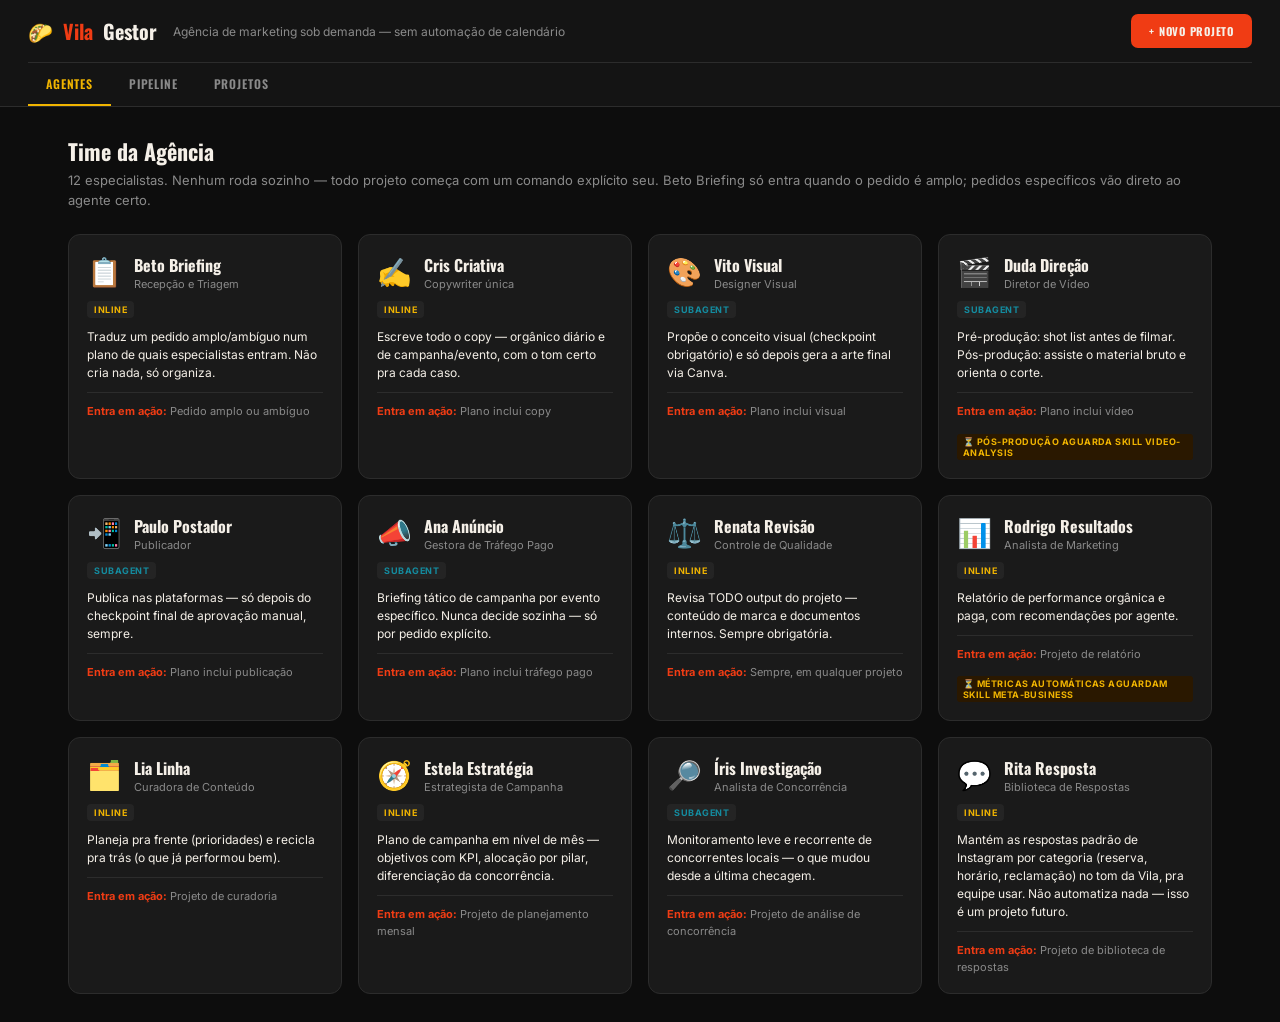
<file: squads/gestor-vila/pipeline-visual.html>
<!DOCTYPE html>
<html lang="pt-BR">
<head>
<meta charset="UTF-8">
<meta name="viewport" content="width=device-width, initial-scale=1.0">
<title>Gestor Vila — Agência sob Demanda</title>
<style>
@import url('https://fonts.googleapis.com/css2?family=Oswald:wght@300;400;500;600;700&family=Inter:wght@300;400;500;600;700&display=swap');

:root {
  --azul: #0014C8; --ouro: #F0B400; --amarelo: #F0F000; --vermelho: #DC2828;
  --magenta: #DC008C; --teal: #148CA0; --laranja: #F03C14;
  --black: #0d0d0d; --card: #1a1a1a; --card2: #212121; --border: #2c2c2c;
  --white: #F5F0E8; --grey: #8a8a8a; --grey2: #555;
  --green: #4ADE80; --green-d: #14532d;
}
*{margin:0;padding:0;box-sizing:border-box;}
body{background:var(--black);color:var(--white);font-family:'Inter',sans-serif;min-height:100vh;}
.hdr{background:#141414;border-bottom:1px solid var(--border);position:sticky;top:0;z-index:100;padding:0 28px;}
.hdr-top{display:flex;align-items:center;gap:16px;padding:14px 0;flex-wrap:wrap;}
.hdr-brand{font-family:'Oswald',sans-serif;font-weight:700;font-size:20px;display:flex;align-items:center;gap:10px;}
.hdr-brand span{color:var(--laranja);}
.hdr-sub{font-size:12px;color:var(--grey);flex:1;}
.btn-new{font-family:'Oswald',sans-serif;font-size:11px;font-weight:700;letter-spacing:.07em;text-transform:uppercase;background:var(--laranja);color:var(--white);border:none;padding:9px 18px;border-radius:7px;cursor:pointer;}
.btn-new:hover{filter:brightness(1.1);}
.hdr-tabs{display:flex;gap:0;border-top:1px solid var(--border);}
.tab{font-family:'Oswald',sans-serif;font-size:12px;font-weight:600;letter-spacing:.07em;text-transform:uppercase;color:var(--grey);padding:12px 18px;cursor:pointer;border-bottom:2px solid transparent;}
.tab:hover{color:var(--white);}
.tab.on{color:var(--ouro);border-bottom-color:var(--ouro);}
.view{display:none;padding:28px;max-width:1200px;margin:0 auto;}
.view.on{display:block;}
.stitle{font-family:'Oswald',sans-serif;font-weight:700;font-size:22px;margin-bottom:4px;}
.ssub{font-size:13px;color:var(--grey);margin-bottom:24px;line-height:1.5;}

.agents-grid{display:grid;grid-template-columns:repeat(auto-fill,minmax(270px,1fr));gap:16px;}
.agent-card{background:var(--card);border:1px solid var(--border);border-radius:12px;padding:18px;display:flex;flex-direction:column;gap:10px;}
.ac-head{display:flex;align-items:center;gap:12px;}
.ac-icon{font-size:28px;}
.ac-name{font-family:'Oswald',sans-serif;font-weight:700;font-size:16px;}
.ac-title{font-size:11px;color:var(--grey);}
.ac-mode{display:inline-block;font-size:9px;font-weight:700;letter-spacing:.06em;text-transform:uppercase;padding:3px 7px;border-radius:4px;background:#242424;color:var(--grey);width:fit-content;}
.ac-mode.subagent{color:var(--teal);}
.ac-mode.inline{color:var(--ouro);}
.ac-role{font-size:12px;color:var(--white);line-height:1.5;}
.ac-trigger{font-size:11px;color:var(--grey);border-top:1px solid var(--border);padding-top:10px;line-height:1.5;}
.ac-trigger b{color:var(--laranja);}
.placeholder-tag{display:inline-block;font-size:9px;font-weight:700;letter-spacing:.05em;text-transform:uppercase;padding:2px 6px;border-radius:3px;background:#2a1800;color:var(--ouro);margin-top:4px;}

.flow-wrap{overflow-x:auto;padding-bottom:16px;}
.flow-col{display:flex;flex-direction:column;gap:8px;min-width:900px;}
.flow-step{display:flex;align-items:center;gap:14px;background:var(--card);border:1px solid var(--border);border-radius:10px;padding:12px 16px;}
.flow-step.checkpoint{border-color:var(--ouro);background:#1c1600;}
.flow-step.agent{border-left:3px solid var(--teal);}
.fs-num{font-family:'Oswald',sans-serif;font-size:11px;color:var(--grey);width:28px;flex-shrink:0;}
.fs-icon{font-size:18px;width:24px;flex-shrink:0;}
.fs-body{flex:1;}
.fs-name{font-family:'Oswald',sans-serif;font-weight:700;font-size:13px;}
.fs-cond{font-size:11px;color:var(--grey);margin-top:2px;}
.fs-agent-tag{font-size:10px;color:var(--teal);font-weight:600;}
.fs-ck-tag{font-size:10px;color:var(--ouro);font-weight:700;letter-spacing:.05em;text-transform:uppercase;}

.legend{display:flex;gap:20px;flex-wrap:wrap;margin-bottom:20px;font-size:11px;color:var(--grey);}
.legend span{display:flex;align-items:center;gap:6px;}
.dot{width:8px;height:8px;border-radius:2px;display:inline-block;}

.empty-state{text-align:center;padding:64px 20px;color:var(--grey);border:1px dashed var(--border);border-radius:12px;}
.empty-state .ei{font-size:40px;margin-bottom:12px;opacity:.5;}
.empty-state .et{font-size:14px;margin-bottom:6px;}
.empty-state .es{font-size:12px;max-width:420px;margin:0 auto;line-height:1.6;}

.project-types{display:grid;grid-template-columns:repeat(auto-fill,minmax(220px,1fr));gap:12px;margin-top:24px;}
.pt-card{background:var(--card2);border:1px solid var(--border);border-radius:10px;padding:14px 16px;}
.pt-card .pt-title{font-family:'Oswald',sans-serif;font-weight:700;font-size:13px;color:var(--ouro);margin-bottom:4px;}
.pt-card .pt-desc{font-size:11px;color:var(--grey);line-height:1.5;}
.pt-card .pt-example{font-size:11px;color:var(--white);margin-top:8px;font-style:italic;}
</style>
</head>
<body>

<header class="hdr">
  <div class="hdr-top">
    <div class="hdr-brand">🌮 <span>Vila</span> Gestor</div>
    <div class="hdr-sub">Agência de marketing sob demanda — sem automação de calendário</div>
    <button class="btn-new" onclick="alert('Iniciar um projeto acontece dentro do Claude Code: descreva o que você quer (ex: \'projeto story almoço, iniciar pipe\') e o Beto Briefing (ou o agente que você chamar direto) assume a partir daí.')">+ Novo Projeto</button>
  </div>
  <div class="hdr-tabs">
    <div class="tab on" onclick="show('agentes',this)">Agentes</div>
    <div class="tab" onclick="show('pipeline',this)">Pipeline</div>
    <div class="tab" onclick="show('projetos',this)">Projetos</div>
  </div>
</header>

<!-- ═══ AGENTES ═══ -->
<div id="view-agentes" class="view on">
  <div class="stitle">Time da Agência</div>
  <div class="ssub">12 especialistas. Nenhum roda sozinho — todo projeto começa com um comando explícito seu. Beto Briefing só entra quando o pedido é amplo; pedidos específicos vão direto ao agente certo.</div>
  <div class="agents-grid" id="agents-grid"></div>
</div>

<!-- ═══ PIPELINE ═══ -->
<div id="view-pipeline" class="view">
  <div class="stitle">Fluxo do Pipeline</div>
  <div class="ssub">20 passos possíveis — nenhum roda automaticamente. As condições são avaliadas sobre o plano do projeto (definido pelo Beto ou pelo seu pedido direto), nunca sobre data ou calendário.</div>
  <div class="legend">
    <span><i class="dot" style="background:var(--teal)"></i> Passo de agente</span>
    <span><i class="dot" style="background:var(--ouro)"></i> Checkpoint (sua aprovação)</span>
  </div>
  <div class="flow-wrap"><div class="flow-col" id="flow-col"></div></div>
</div>

<!-- ═══ PROJETOS ═══ -->
<div id="view-projetos" class="view">
  <div class="stitle">Projetos</div>
  <div class="ssub">Cada projeto roda isolado em <code>output/{projeto}/{run_id}/</code>. Sem execução ainda neste squad.</div>
  <div class="empty-state">
    <div class="ei">🗂️</div>
    <div class="et">Nenhum projeto rodou ainda</div>
    <div class="es">Inicie um projeto descrevendo o que você quer no Claude Code. Abaixo, os tipos de projeto que a agência já sabe lidar.</div>
  </div>
  <div class="project-types" id="project-types"></div>
</div>

<script>
const AGENTS = [
  {icon:'📋',name:'Beto Briefing',title:'Recepção e Triagem',mode:'inline',role:'Traduz um pedido amplo/ambíguo num plano de quais especialistas entram. Não cria nada, só organiza.',trigger:'Pedido amplo ou ambíguo'},
  {icon:'✍️',name:'Cris Criativa',title:'Copywriter única',mode:'inline',role:'Escreve todo o copy — orgânico diário e de campanha/evento, com o tom certo pra cada caso.',trigger:'Plano inclui copy'},
  {icon:'🎨',name:'Vito Visual',title:'Designer Visual',mode:'subagent',role:'Propõe o conceito visual (checkpoint obrigatório) e só depois gera a arte final via Canva.',trigger:'Plano inclui visual'},
  {icon:'🎬',name:'Duda Direção',title:'Diretor de Vídeo',mode:'subagent',role:'Pré-produção: shot list antes de filmar. Pós-produção: assiste o material bruto e orienta o corte.',trigger:'Plano inclui vídeo', placeholder:'Pós-produção aguarda skill video-analysis'},
  {icon:'📲',name:'Paulo Postador',title:'Publicador',mode:'subagent',role:'Publica nas plataformas — só depois do checkpoint final de aprovação manual, sempre.',trigger:'Plano inclui publicação'},
  {icon:'📣',name:'Ana Anúncio',title:'Gestora de Tráfego Pago',mode:'subagent',role:'Briefing tático de campanha por evento específico. Nunca decide sozinha — só por pedido explícito.',trigger:'Plano inclui tráfego pago'},
  {icon:'⚖️',name:'Renata Revisão',title:'Controle de Qualidade',mode:'inline',role:'Revisa TODO output do projeto — conteúdo de marca e documentos internos. Sempre obrigatória.',trigger:'Sempre, em qualquer projeto'},
  {icon:'📊',name:'Rodrigo Resultados',title:'Analista de Marketing',mode:'inline',role:'Relatório de performance orgânica e paga, com recomendações por agente.',trigger:'Projeto de relatório', placeholder:'Métricas automáticas aguardam skill meta-business'},
  {icon:'🗂️',name:'Lia Linha',title:'Curadora de Conteúdo',mode:'inline',role:'Planeja pra frente (prioridades) e recicla pra trás (o que já performou bem).',trigger:'Projeto de curadoria'},
  {icon:'🧭',name:'Estela Estratégia',title:'Estrategista de Campanha',mode:'inline',role:'Plano de campanha em nível de mês — objetivos com KPI, alocação por pilar, diferenciação da concorrência.',trigger:'Projeto de planejamento mensal'},
  {icon:'🔎',name:'Íris Investigação',title:'Analista de Concorrência',mode:'subagent',role:'Monitoramento leve e recorrente de concorrentes locais — o que mudou desde a última checagem.',trigger:'Projeto de análise de concorrência'},
  {icon:'💬',name:'Rita Resposta',title:'Biblioteca de Respostas',mode:'inline',role:'Mantém as respostas padrão de Instagram por categoria (reserva, horário, reclamação) no tom da Vila, pra equipe usar. Não automatiza nada — isso é um projeto futuro.',trigger:'Projeto de biblioteca de respostas'},
];

const PIPELINE = [
  {n:'01',icon:'💬',name:'Abertura do Projeto',type:'checkpoint',cond:'sempre o primeiro passo'},
  {n:'02',icon:'📋',name:'Triagem',type:'agent',agent:'Beto Briefing',cond:'pedido amplo/ambíguo'},
  {n:'03',icon:'✅',name:'Confirmação do Time',type:'checkpoint',cond:'se a triagem rodou'},
  {n:'04',icon:'✍️',name:'Criar Conteúdo',type:'agent',agent:'Cris Criativa',cond:'plano inclui copy'},
  {n:'05',icon:'🎨',name:'Propor Conceito Visual',type:'agent',agent:'Vito Visual',cond:'plano inclui visual'},
  {n:'06',icon:'✅',name:'Checkpoint de Conceito Visual',type:'checkpoint',cond:'sempre antes da arte final'},
  {n:'07',icon:'🎨',name:'Gerar Arte Final',type:'agent',agent:'Vito Visual',cond:'conceito aprovado'},
  {n:'08',icon:'🎬',name:'Roteirizar Vídeo (Pré-Produção)',type:'agent',agent:'Duda Direção',cond:'plano inclui vídeo a filmar'},
  {n:'09',icon:'✅',name:'Checkpoint de Conceito de Vídeo',type:'checkpoint',cond:'sempre antes de filmar'},
  {n:'10',icon:'🎬',name:'Orientar Edição (Pós-Produção)',type:'agent',agent:'Duda Direção',cond:'plano inclui vídeo já filmado'},
  {n:'11',icon:'📣',name:'Criar Campanha de Anúncios',type:'agent',agent:'Ana Anúncio',cond:'plano inclui tráfego pago'},
  {n:'12',icon:'⚖️',name:'Revisão de Qualidade',type:'agent',agent:'Renata Revisão',cond:'sempre, se algo foi produzido'},
  {n:'13',icon:'✅',name:'Checkpoint Final de Publicação',type:'checkpoint',cond:'plano inclui publicação — inegociável'},
  {n:'14',icon:'📲',name:'Publicar em Plataformas',type:'agent',agent:'Paulo Postador',cond:'checkpoint final aprovado'},
  {n:'15',icon:'📊',name:'Relatório de Marketing',type:'agent',agent:'Rodrigo Resultados',cond:'projeto é relatório'},
  {n:'16',icon:'🗂️',name:'Curadoria de Conteúdo',type:'agent',agent:'Lia Linha',cond:'projeto é curadoria'},
  {n:'17',icon:'🧭',name:'Planejamento de Campanha Mensal',type:'agent',agent:'Estela Estratégia',cond:'projeto é planejamento mensal'},
  {n:'18',icon:'✅',name:'Checkpoint de Escopo de Concorrência',type:'checkpoint',cond:'projeto é análise de concorrência'},
  {n:'19',icon:'🔎',name:'Análise de Concorrência',type:'agent',agent:'Íris Investigação',cond:'escopo confirmado'},
  {n:'20',icon:'💬',name:'Criar Biblioteca de Respostas',type:'agent',agent:'Rita Resposta',cond:'projeto é biblioteca de respostas'},
];

const PROJECT_TYPES = [
  {title:'Conteúdo do dia', desc:'Post + stories orgânicos, com ou sem visual e vídeo.', ex:'"projeto story almoço"'},
  {title:'Copy avulsa', desc:'Só a copy — pra um vídeo/imagem que você já fez sozinho.', ex:'"Cris, preciso de uma copy pra isso aqui"'},
  {title:'Campanha de evento', desc:'Copy + visual + campanha paga pra um show ou evento específico.', ex:'"projeto: divulgar o show de sábado"'},
  {title:'Só tráfego pago', desc:'Briefing de campanha sem passar por criação de conteúdo.', ex:'"projeto: campanha de tráfego pro fim de semana"'},
  {title:'Relatório', desc:'Performance orgânica e paga do período, com recomendações.', ex:'"projeto: relatório da semana"'},
  {title:'Curadoria', desc:'Direção editorial — pra frente e reaproveitamento do que já performou.', ex:'"projeto: planejar a semana"'},
  {title:'Planejamento mensal', desc:'Estratégia de campanha em nível de mês, com KPIs.', ex:'"projeto: planejamento de julho"'},
  {title:'Análise de concorrência', desc:'Monitoramento leve dos concorrentes locais.', ex:'"projeto: análise de concorrência"'},
  {title:'Biblioteca de respostas', desc:'Respostas padrão de Instagram por categoria, pra você e a equipe usarem.', ex:'"projeto: criar biblioteca de respostas"'},
];

function renderAgents(){
  document.getElementById('agents-grid').innerHTML = AGENTS.map(a => `
    <div class="agent-card">
      <div class="ac-head">
        <div class="ac-icon">${a.icon}</div>
        <div>
          <div class="ac-name">${a.name}</div>
          <div class="ac-title">${a.title}</div>
        </div>
      </div>
      <div class="ac-mode ${a.mode}">${a.mode}</div>
      <div class="ac-role">${a.role}</div>
      <div class="ac-trigger"><b>Entra em ação:</b> ${a.trigger}</div>
      ${a.placeholder ? `<div class="placeholder-tag">⏳ ${a.placeholder}</div>` : ''}
    </div>
  `).join('');
}

function renderPipeline(){
  document.getElementById('flow-col').innerHTML = PIPELINE.map(s => `
    <div class="flow-step ${s.type}">
      <div class="fs-num">${s.n}</div>
      <div class="fs-icon">${s.icon}</div>
      <div class="fs-body">
        <div class="fs-name">${s.name}</div>
        <div class="fs-cond">${s.cond}</div>
      </div>
      ${s.type === 'checkpoint' ? '<div class="fs-ck-tag">checkpoint</div>' : `<div class="fs-agent-tag">${s.agent}</div>`}
    </div>
  `).join('');
}

function renderProjectTypes(){
  document.getElementById('project-types').innerHTML = PROJECT_TYPES.map(p => `
    <div class="pt-card">
      <div class="pt-title">${p.title}</div>
      <div class="pt-desc">${p.desc}</div>
      <div class="pt-example">${p.ex}</div>
    </div>
  `).join('');
}

function show(id, el){
  document.querySelectorAll('.view').forEach(v => v.classList.remove('on'));
  document.querySelectorAll('.tab').forEach(t => t.classList.remove('on'));
  document.getElementById('view-' + id).classList.add('on');
  el.classList.add('on');
}

renderAgents();
renderPipeline();
renderProjectTypes();
</script>
</body>
</html>
</file>
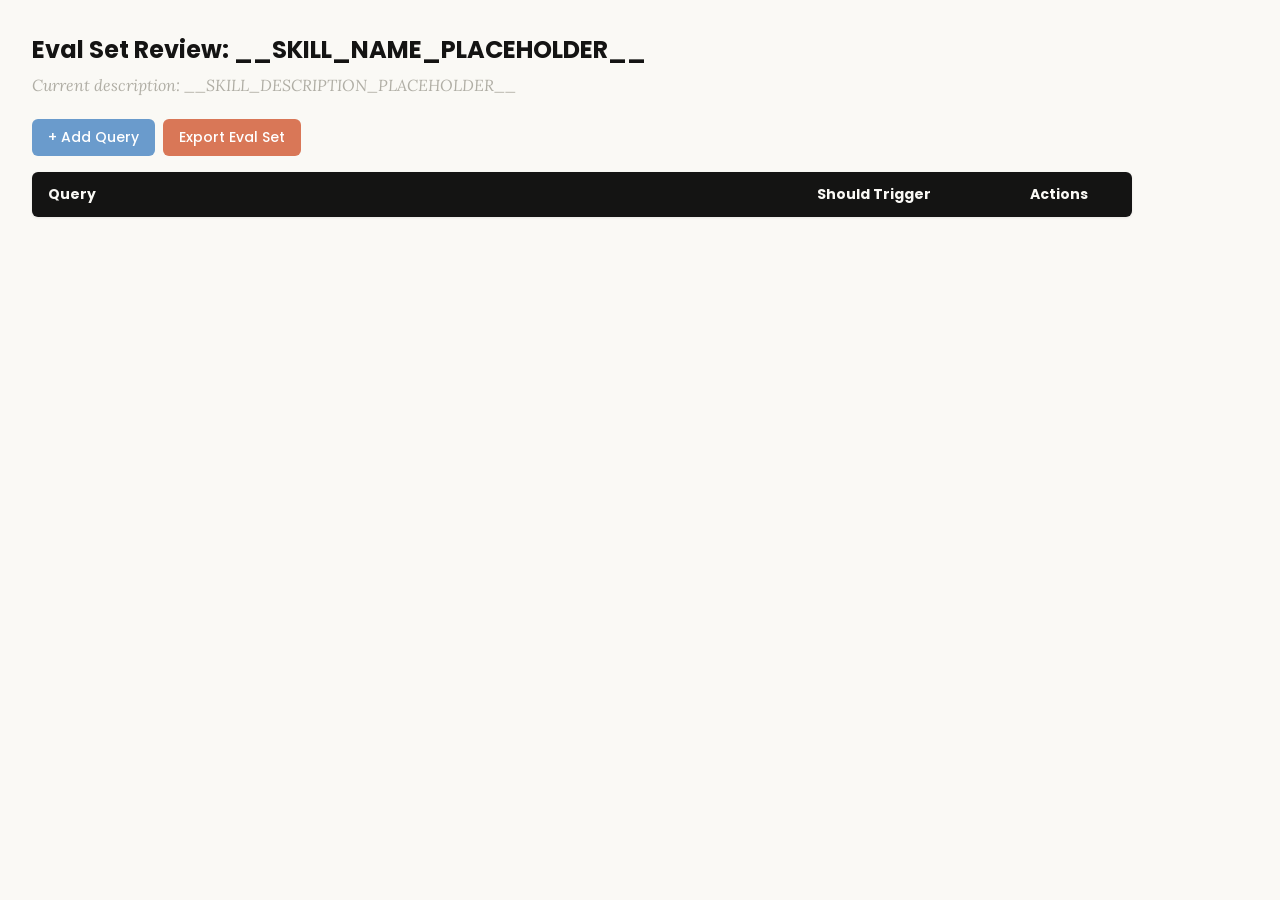
<file: skills/opensquad-skill-creator/assets/eval_review.html>
<!DOCTYPE html>
<html lang="en">
<head>
  <meta charset="UTF-8">
  <meta name="viewport" content="width=device-width, initial-scale=1.0">
  <title>Eval Set Review - __SKILL_NAME_PLACEHOLDER__</title>
  <link rel="preconnect" href="https://fonts.googleapis.com">
  <link rel="preconnect" href="https://fonts.gstatic.com" crossorigin>
  <link href="https://fonts.googleapis.com/css2?family=Poppins:wght@500;600&family=Lora:wght@400;500&display=swap" rel="stylesheet">
  <style>
    * { box-sizing: border-box; margin: 0; padding: 0; }
    body { font-family: 'Lora', Georgia, serif; background: #faf9f5; padding: 2rem; color: #141413; }
    h1 { font-family: 'Poppins', sans-serif; margin-bottom: 0.5rem; font-size: 1.5rem; }
    .description { color: #b0aea5; margin-bottom: 1.5rem; font-style: italic; max-width: 900px; }
    .controls { margin-bottom: 1rem; display: flex; gap: 0.5rem; }
    .btn { font-family: 'Poppins', sans-serif; padding: 0.5rem 1rem; border: none; border-radius: 6px; cursor: pointer; font-size: 0.875rem; font-weight: 500; }
    .btn-add { background: #6a9bcc; color: white; }
    .btn-add:hover { background: #5889b8; }
    .btn-export { background: #d97757; color: white; }
    .btn-export:hover { background: #c4613f; }
    table { width: 100%; max-width: 1100px; border-collapse: collapse; background: white; border-radius: 6px; overflow: hidden; box-shadow: 0 1px 3px rgba(0,0,0,0.08); }
    th { font-family: 'Poppins', sans-serif; background: #141413; color: #faf9f5; padding: 0.75rem 1rem; text-align: left; font-size: 0.875rem; }
    td { padding: 0.75rem 1rem; border-bottom: 1px solid #e8e6dc; vertical-align: top; }
    tr:nth-child(even) td { background: #faf9f5; }
    tr:hover td { background: #f3f1ea; }
    .section-header td { background: #e8e6dc; font-family: 'Poppins', sans-serif; font-weight: 500; font-size: 0.8rem; color: #141413; text-transform: uppercase; letter-spacing: 0.05em; }
    .query-input { width: 100%; padding: 0.4rem; border: 1px solid #e8e6dc; border-radius: 4px; font-size: 0.875rem; font-family: 'Lora', Georgia, serif; resize: vertical; min-height: 60px; }
    .query-input:focus { outline: none; border-color: #d97757; box-shadow: 0 0 0 2px rgba(217,119,87,0.15); }
    .toggle { position: relative; display: inline-block; width: 44px; height: 24px; }
    .toggle input { opacity: 0; width: 0; height: 0; }
    .toggle .slider { position: absolute; inset: 0; background: #b0aea5; border-radius: 24px; cursor: pointer; transition: 0.2s; }
    .toggle .slider::before { content: ""; position: absolute; width: 18px; height: 18px; left: 3px; bottom: 3px; background: white; border-radius: 50%; transition: 0.2s; }
    .toggle input:checked + .slider { background: #d97757; }
    .toggle input:checked + .slider::before { transform: translateX(20px); }
    .btn-delete { background: #c44; color: white; padding: 0.3rem 0.6rem; border: none; border-radius: 4px; cursor: pointer; font-size: 0.75rem; font-family: 'Poppins', sans-serif; }
    .btn-delete:hover { background: #a33; }
    .summary { margin-top: 1rem; color: #b0aea5; font-size: 0.875rem; }
  </style>
</head>
<body>
  <h1>Eval Set Review: <span id="skill-name">__SKILL_NAME_PLACEHOLDER__</span></h1>
  <p class="description">Current description: <span id="skill-desc">__SKILL_DESCRIPTION_PLACEHOLDER__</span></p>

  <div class="controls">
    <button class="btn btn-add" onclick="addRow()">+ Add Query</button>
    <button class="btn btn-export" onclick="exportEvalSet()">Export Eval Set</button>
  </div>

  <table>
    <thead>
      <tr>
        <th style="width:65%">Query</th>
        <th style="width:18%">Should Trigger</th>
        <th style="width:10%">Actions</th>
      </tr>
    </thead>
    <tbody id="eval-body"></tbody>
  </table>

  <p class="summary" id="summary"></p>

  <script>
    const EVAL_DATA = __EVAL_DATA_PLACEHOLDER__;

    let evalItems = [...EVAL_DATA];

    function render() {
      const tbody = document.getElementById('eval-body');
      tbody.innerHTML = '';

      // Sort: should-trigger first, then should-not-trigger
      const sorted = evalItems
        .map((item, origIdx) => ({ ...item, origIdx }))
        .sort((a, b) => (b.should_trigger ? 1 : 0) - (a.should_trigger ? 1 : 0));

      let lastGroup = null;
      sorted.forEach(item => {
        const group = item.should_trigger ? 'trigger' : 'no-trigger';
        if (group !== lastGroup) {
          const headerRow = document.createElement('tr');
          headerRow.className = 'section-header';
          headerRow.innerHTML = `<td colspan="3">${item.should_trigger ? 'Should Trigger' : 'Should NOT Trigger'}</td>`;
          tbody.appendChild(headerRow);
          lastGroup = group;
        }

        const idx = item.origIdx;
        const tr = document.createElement('tr');
        tr.innerHTML = `
          <td><textarea class="query-input" onchange="updateQuery(${idx}, this.value)">${escapeHtml(item.query)}</textarea></td>
          <td>
            <label class="toggle">
              <input type="checkbox" ${item.should_trigger ? 'checked' : ''} onchange="updateTrigger(${idx}, this.checked)">
              <span class="slider"></span>
            </label>
            <span style="margin-left:8px;font-size:0.8rem;color:#b0aea5">${item.should_trigger ? 'Yes' : 'No'}</span>
          </td>
          <td><button class="btn-delete" onclick="deleteRow(${idx})">Delete</button></td>
        `;
        tbody.appendChild(tr);
      });
      updateSummary();
    }

    function escapeHtml(text) {
      const div = document.createElement('div');
      div.textContent = text;
      return div.innerHTML;
    }

    function updateQuery(idx, value) { evalItems[idx].query = value; updateSummary(); }
    function updateTrigger(idx, value) { evalItems[idx].should_trigger = value; render(); }
    function deleteRow(idx) { evalItems.splice(idx, 1); render(); }

    function addRow() {
      evalItems.push({ query: '', should_trigger: true });
      render();
      const inputs = document.querySelectorAll('.query-input');
      inputs[inputs.length - 1].focus();
    }

    function updateSummary() {
      const trigger = evalItems.filter(i => i.should_trigger).length;
      const noTrigger = evalItems.filter(i => !i.should_trigger).length;
      document.getElementById('summary').textContent =
        `${evalItems.length} queries total: ${trigger} should trigger, ${noTrigger} should not trigger`;
    }

    function exportEvalSet() {
      const valid = evalItems.filter(i => i.query.trim() !== '');
      const data = valid.map(i => ({ query: i.query.trim(), should_trigger: i.should_trigger }));
      const blob = new Blob([JSON.stringify(data, null, 2)], { type: 'application/json' });
      const url = URL.createObjectURL(blob);
      const a = document.createElement('a');
      a.href = url;
      a.download = 'eval_set.json';
      document.body.appendChild(a);
      a.click();
      document.body.removeChild(a);
      URL.revokeObjectURL(url);
    }

    render();
  </script>
</body>
</html>
</file>
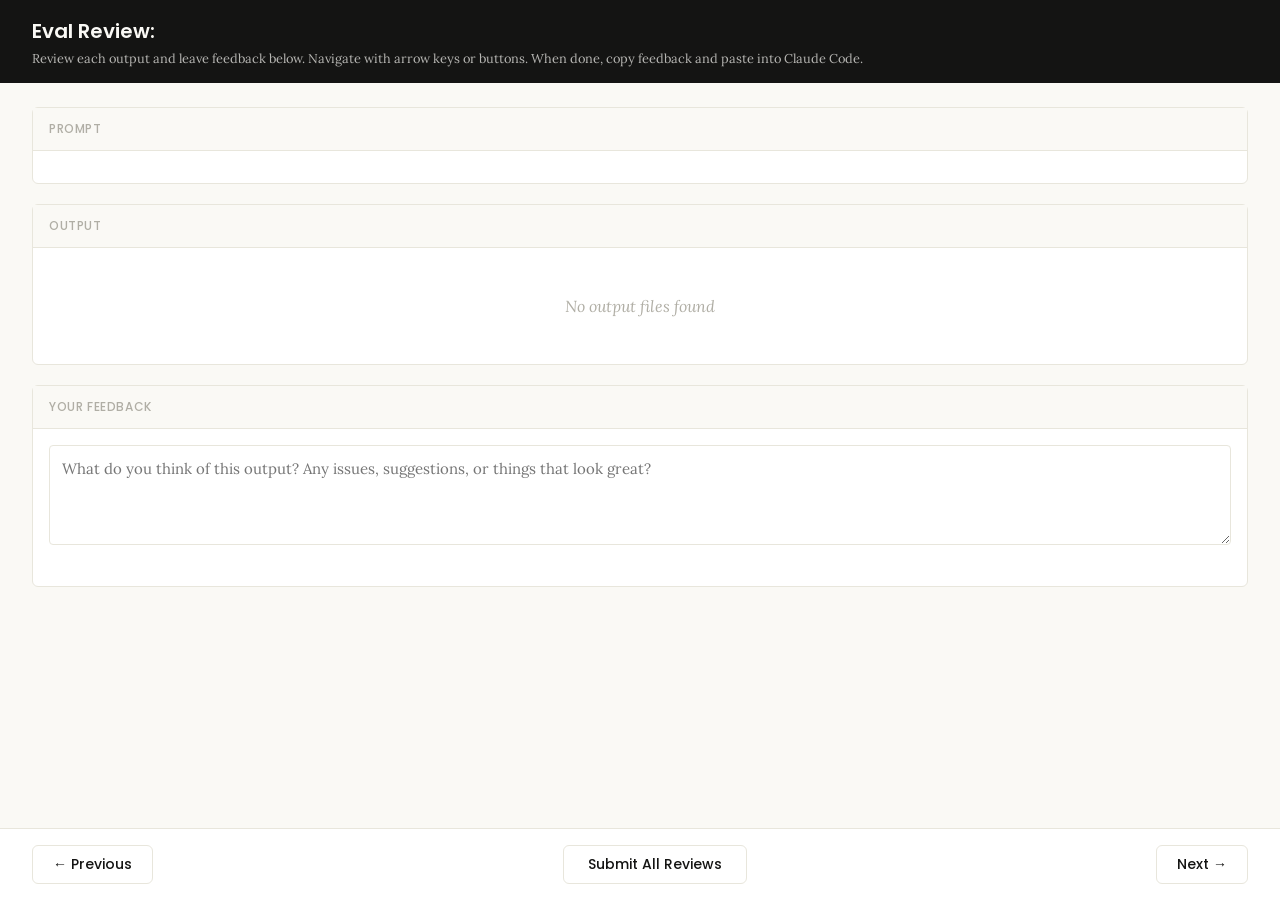
<file: skills/opensquad-skill-creator/eval-viewer/viewer.html>
<!DOCTYPE html>
<html lang="en">
<head>
  <meta charset="UTF-8">
  <meta name="viewport" content="width=device-width, initial-scale=1.0">
  <title>Eval Review</title>
  <link rel="preconnect" href="https://fonts.googleapis.com">
  <link rel="preconnect" href="https://fonts.gstatic.com" crossorigin>
  <link href="https://fonts.googleapis.com/css2?family=Poppins:wght@500;600&family=Lora:wght@400;500&display=swap" rel="stylesheet">
  <script src="https://cdn.sheetjs.com/xlsx-0.20.3/package/dist/xlsx.full.min.js" integrity="sha384-EnyY0/GSHQGSxSgMwaIPzSESbqoOLSexfnSMN2AP+39Ckmn92stwABZynq1JyzdT" crossorigin="anonymous"></script>
  <style>
    :root {
      --bg: #faf9f5;
      --surface: #ffffff;
      --border: #e8e6dc;
      --text: #141413;
      --text-muted: #b0aea5;
      --accent: #d97757;
      --accent-hover: #c4613f;
      --green: #788c5d;
      --green-bg: #eef2e8;
      --red: #c44;
      --red-bg: #fceaea;
      --header-bg: #141413;
      --header-text: #faf9f5;
      --radius: 6px;
    }

    * { box-sizing: border-box; margin: 0; padding: 0; }

    body {
      font-family: 'Lora', Georgia, serif;
      background: var(--bg);
      color: var(--text);
      height: 100vh;
      display: flex;
      flex-direction: column;
    }

    /* ---- Header ---- */
    .header {
      background: var(--header-bg);
      color: var(--header-text);
      padding: 1rem 2rem;
      display: flex;
      justify-content: space-between;
      align-items: center;
      flex-shrink: 0;
    }
    .header h1 {
      font-family: 'Poppins', sans-serif;
      font-size: 1.25rem;
      font-weight: 600;
    }
    .header .instructions {
      font-size: 0.8rem;
      opacity: 0.7;
      margin-top: 0.25rem;
    }
    .header .progress {
      font-size: 0.875rem;
      opacity: 0.8;
      text-align: right;
    }

    /* ---- Main content ---- */
    .main {
      flex: 1;
      overflow-y: auto;
      padding: 1.5rem 2rem;
      display: flex;
      flex-direction: column;
      gap: 1.25rem;
    }

    /* ---- Sections ---- */
    .section {
      background: var(--surface);
      border: 1px solid var(--border);
      border-radius: var(--radius);
      flex-shrink: 0;
    }
    .section-header {
      font-family: 'Poppins', sans-serif;
      padding: 0.75rem 1rem;
      font-size: 0.75rem;
      font-weight: 500;
      text-transform: uppercase;
      letter-spacing: 0.05em;
      color: var(--text-muted);
      border-bottom: 1px solid var(--border);
      background: var(--bg);
    }
    .section-body {
      padding: 1rem;
    }

    /* ---- Config badge ---- */
    .config-badge {
      display: inline-block;
      padding: 0.2rem 0.625rem;
      border-radius: 9999px;
      font-family: 'Poppins', sans-serif;
      font-size: 0.6875rem;
      font-weight: 600;
      text-transform: uppercase;
      letter-spacing: 0.03em;
      margin-left: 0.75rem;
      vertical-align: middle;
    }
    .config-badge.config-primary {
      background: rgba(33, 150, 243, 0.12);
      color: #1976d2;
    }
    .config-badge.config-baseline {
      background: rgba(255, 193, 7, 0.15);
      color: #f57f17;
    }

    /* ---- Prompt ---- */
    .prompt-text {
      white-space: pre-wrap;
      font-size: 0.9375rem;
      line-height: 1.6;
    }

    /* ---- Outputs ---- */
    .output-file {
      border: 1px solid var(--border);
      border-radius: var(--radius);
      overflow: hidden;
    }
    .output-file + .output-file {
      margin-top: 1rem;
    }
    .output-file-header {
      padding: 0.5rem 0.75rem;
      font-size: 0.8rem;
      font-weight: 600;
      color: var(--text-muted);
      background: var(--bg);
      border-bottom: 1px solid var(--border);
      font-family: 'SF Mono', SFMono-Regular, Consolas, 'Liberation Mono', Menlo, monospace;
      display: flex;
      justify-content: space-between;
      align-items: center;
    }
    .output-file-header .dl-btn {
      font-size: 0.7rem;
      color: var(--accent);
      text-decoration: none;
      cursor: pointer;
      font-family: -apple-system, BlinkMacSystemFont, 'Segoe UI', sans-serif;
      font-weight: 500;
      opacity: 0.8;
    }
    .output-file-header .dl-btn:hover {
      opacity: 1;
      text-decoration: underline;
    }
    .output-file-content {
      padding: 0.75rem;
      overflow-x: auto;
    }
    .output-file-content pre {
      font-size: 0.8125rem;
      line-height: 1.5;
      white-space: pre-wrap;
      word-break: break-word;
      font-family: 'SF Mono', SFMono-Regular, Consolas, 'Liberation Mono', Menlo, monospace;
    }
    .output-file-content img {
      max-width: 100%;
      height: auto;
      border-radius: 4px;
    }
    .output-file-content iframe {
      width: 100%;
      height: 600px;
      border: none;
    }
    .output-file-content table {
      border-collapse: collapse;
      font-size: 0.8125rem;
      width: 100%;
    }
    .output-file-content table td,
    .output-file-content table th {
      border: 1px solid var(--border);
      padding: 0.375rem 0.5rem;
      text-align: left;
    }
    .output-file-content table th {
      background: var(--bg);
      font-weight: 600;
    }
    .output-file-content .download-link {
      display: inline-flex;
      align-items: center;
      gap: 0.5rem;
      padding: 0.5rem 1rem;
      background: var(--bg);
      border: 1px solid var(--border);
      border-radius: 4px;
      color: var(--accent);
      text-decoration: none;
      font-size: 0.875rem;
      cursor: pointer;
    }
    .output-file-content .download-link:hover {
      background: var(--border);
    }
    .empty-state {
      color: var(--text-muted);
      font-style: italic;
      padding: 2rem;
      text-align: center;
    }

    /* ---- Feedback ---- */
    .prev-feedback {
      background: var(--bg);
      border: 1px solid var(--border);
      border-radius: 4px;
      padding: 0.625rem 0.75rem;
      margin-top: 0.75rem;
      font-size: 0.8125rem;
      color: var(--text-muted);
      line-height: 1.5;
    }
    .prev-feedback-label {
      font-size: 0.7rem;
      font-weight: 600;
      text-transform: uppercase;
      letter-spacing: 0.04em;
      margin-bottom: 0.25rem;
      color: var(--text-muted);
    }
    .feedback-textarea {
      width: 100%;
      min-height: 100px;
      padding: 0.75rem;
      border: 1px solid var(--border);
      border-radius: 4px;
      font-family: inherit;
      font-size: 0.9375rem;
      line-height: 1.5;
      resize: vertical;
      color: var(--text);
    }
    .feedback-textarea:focus {
      outline: none;
      border-color: var(--accent);
      box-shadow: 0 0 0 3px rgba(37, 99, 235, 0.1);
    }
    .feedback-status {
      font-size: 0.75rem;
      color: var(--text-muted);
      margin-top: 0.5rem;
      min-height: 1.1em;
    }

    /* ---- Grades (collapsible) ---- */
    .grades-toggle {
      display: flex;
      align-items: center;
      cursor: pointer;
      user-select: none;
    }
    .grades-toggle:hover {
      color: var(--accent);
    }
    .grades-toggle .arrow {
      margin-right: 0.5rem;
      transition: transform 0.15s;
      font-size: 0.75rem;
    }
    .grades-toggle .arrow.open {
      transform: rotate(90deg);
    }
    .grades-content {
      display: none;
      margin-top: 0.75rem;
    }
    .grades-content.open {
      display: block;
    }
    .grades-summary {
      font-size: 0.875rem;
      margin-bottom: 0.75rem;
      display: flex;
      align-items: center;
      gap: 0.5rem;
    }
    .grade-badge {
      display: inline-block;
      padding: 0.125rem 0.5rem;
      border-radius: 9999px;
      font-size: 0.75rem;
      font-weight: 600;
    }
    .grade-pass { background: var(--green-bg); color: var(--green); }
    .grade-fail { background: var(--red-bg); color: var(--red); }
    .assertion-list {
      list-style: none;
    }
    .assertion-item {
      padding: 0.625rem 0;
      border-bottom: 1px solid var(--border);
      font-size: 0.8125rem;
    }
    .assertion-item:last-child { border-bottom: none; }
    .assertion-status {
      font-weight: 600;
      margin-right: 0.5rem;
    }
    .assertion-status.pass { color: var(--green); }
    .assertion-status.fail { color: var(--red); }
    .assertion-evidence {
      color: var(--text-muted);
      font-size: 0.75rem;
      margin-top: 0.25rem;
      padding-left: 1.5rem;
    }

    /* ---- View tabs ---- */
    .view-tabs {
      display: flex;
      gap: 0;
      padding: 0 2rem;
      background: var(--bg);
      border-bottom: 1px solid var(--border);
      flex-shrink: 0;
    }
    .view-tab {
      font-family: 'Poppins', sans-serif;
      padding: 0.625rem 1.25rem;
      font-size: 0.8125rem;
      font-weight: 500;
      cursor: pointer;
      border: none;
      background: none;
      color: var(--text-muted);
      border-bottom: 2px solid transparent;
      transition: all 0.15s;
    }
    .view-tab:hover { color: var(--text); }
    .view-tab.active {
      color: var(--accent);
      border-bottom-color: var(--accent);
    }
    .view-panel { display: none; }
    .view-panel.active { display: flex; flex-direction: column; flex: 1; overflow: hidden; }

    /* ---- Benchmark view ---- */
    .benchmark-view {
      padding: 1.5rem 2rem;
      overflow-y: auto;
      flex: 1;
    }
    .benchmark-table {
      border-collapse: collapse;
      background: var(--surface);
      border: 1px solid var(--border);
      border-radius: var(--radius);
      font-size: 0.8125rem;
      width: 100%;
      margin-bottom: 1.5rem;
    }
    .benchmark-table th, .benchmark-table td {
      padding: 0.625rem 0.75rem;
      text-align: left;
      border: 1px solid var(--border);
    }
    .benchmark-table th {
      font-family: 'Poppins', sans-serif;
      background: var(--header-bg);
      color: var(--header-text);
      font-weight: 500;
      font-size: 0.75rem;
      text-transform: uppercase;
      letter-spacing: 0.04em;
    }
    .benchmark-table tr:hover { background: var(--bg); }
    .benchmark-table tr.benchmark-row-with { background: rgba(33, 150, 243, 0.06); }
    .benchmark-table tr.benchmark-row-without { background: rgba(255, 193, 7, 0.06); }
    .benchmark-table tr.benchmark-row-with:hover { background: rgba(33, 150, 243, 0.12); }
    .benchmark-table tr.benchmark-row-without:hover { background: rgba(255, 193, 7, 0.12); }
    .benchmark-table tr.benchmark-row-avg { font-weight: 600; border-top: 2px solid var(--border); }
    .benchmark-table tr.benchmark-row-avg.benchmark-row-with { background: rgba(33, 150, 243, 0.12); }
    .benchmark-table tr.benchmark-row-avg.benchmark-row-without { background: rgba(255, 193, 7, 0.12); }
    .benchmark-delta-positive { color: var(--green); font-weight: 600; }
    .benchmark-delta-negative { color: var(--red); font-weight: 600; }
    .benchmark-notes {
      background: var(--surface);
      border: 1px solid var(--border);
      border-radius: var(--radius);
      padding: 1rem;
    }
    .benchmark-notes h3 {
      font-family: 'Poppins', sans-serif;
      font-size: 0.875rem;
      margin-bottom: 0.75rem;
    }
    .benchmark-notes ul {
      list-style: disc;
      padding-left: 1.25rem;
    }
    .benchmark-notes li {
      font-size: 0.8125rem;
      line-height: 1.6;
      margin-bottom: 0.375rem;
    }
    .benchmark-empty {
      color: var(--text-muted);
      font-style: italic;
      text-align: center;
      padding: 3rem;
    }

    /* ---- Navigation ---- */
    .nav {
      display: flex;
      justify-content: space-between;
      align-items: center;
      padding: 1rem 2rem;
      border-top: 1px solid var(--border);
      background: var(--surface);
      flex-shrink: 0;
    }
    .nav-btn {
      font-family: 'Poppins', sans-serif;
      padding: 0.5rem 1.25rem;
      border: 1px solid var(--border);
      border-radius: var(--radius);
      background: var(--surface);
      cursor: pointer;
      font-size: 0.875rem;
      font-weight: 500;
      color: var(--text);
      transition: all 0.15s;
    }
    .nav-btn:hover:not(:disabled) {
      background: var(--bg);
      border-color: var(--text-muted);
    }
    .nav-btn:disabled {
      opacity: 0.4;
      cursor: not-allowed;
    }
    .done-btn {
      font-family: 'Poppins', sans-serif;
      padding: 0.5rem 1.5rem;
      border: 1px solid var(--border);
      border-radius: var(--radius);
      background: var(--surface);
      color: var(--text);
      cursor: pointer;
      font-size: 0.875rem;
      font-weight: 500;
      transition: all 0.15s;
    }
    .done-btn:hover {
      background: var(--bg);
      border-color: var(--text-muted);
    }
    .done-btn.ready {
      border: none;
      background: var(--accent);
      color: white;
      font-weight: 600;
    }
    .done-btn.ready:hover {
      background: var(--accent-hover);
    }
    /* ---- Done overlay ---- */
    .done-overlay {
      display: none;
      position: fixed;
      inset: 0;
      background: rgba(0, 0, 0, 0.5);
      z-index: 100;
      justify-content: center;
      align-items: center;
    }
    .done-overlay.visible {
      display: flex;
    }
    .done-card {
      background: var(--surface);
      border-radius: 12px;
      padding: 2rem 3rem;
      text-align: center;
      box-shadow: 0 20px 60px rgba(0, 0, 0, 0.3);
      max-width: 500px;
    }
    .done-card h2 {
      font-size: 1.5rem;
      margin-bottom: 0.5rem;
    }
    .done-card p {
      color: var(--text-muted);
      margin-bottom: 1.5rem;
      line-height: 1.5;
    }
    .done-card .btn-row {
      display: flex;
      gap: 0.5rem;
      justify-content: center;
    }
    .done-card button {
      padding: 0.5rem 1.25rem;
      border: 1px solid var(--border);
      border-radius: var(--radius);
      background: var(--surface);
      cursor: pointer;
      font-size: 0.875rem;
    }
    .done-card button:hover {
      background: var(--bg);
    }
    /* ---- Toast ---- */
    .toast {
      position: fixed;
      bottom: 5rem;
      left: 50%;
      transform: translateX(-50%);
      background: var(--header-bg);
      color: var(--header-text);
      padding: 0.625rem 1.25rem;
      border-radius: var(--radius);
      font-size: 0.875rem;
      opacity: 0;
      transition: opacity 0.3s;
      pointer-events: none;
      z-index: 200;
    }
    .toast.visible {
      opacity: 1;
    }
  </style>
</head>
<body>
  <div id="app" style="height:100vh; display:flex; flex-direction:column;">
    <div class="header">
      <div>
        <h1>Eval Review: <span id="skill-name"></span></h1>
        <div class="instructions">Review each output and leave feedback below. Navigate with arrow keys or buttons. When done, copy feedback and paste into Claude Code.</div>
      </div>
      <div class="progress" id="progress"></div>
    </div>

    <!-- View tabs (only shown when benchmark data exists) -->
    <div class="view-tabs" id="view-tabs" style="display:none;">
      <button class="view-tab active" onclick="switchView('outputs')">Outputs</button>
      <button class="view-tab" onclick="switchView('benchmark')">Benchmark</button>
    </div>

    <!-- Outputs panel (qualitative review) -->
    <div class="view-panel active" id="panel-outputs">
    <div class="main">
      <!-- Prompt -->
      <div class="section">
        <div class="section-header">Prompt <span class="config-badge" id="config-badge" style="display:none;"></span></div>
        <div class="section-body">
          <div class="prompt-text" id="prompt-text"></div>
        </div>
      </div>

      <!-- Outputs -->
      <div class="section">
        <div class="section-header">Output</div>
        <div class="section-body" id="outputs-body">
          <div class="empty-state">No output files found</div>
        </div>
      </div>

      <!-- Previous Output (collapsible) -->
      <div class="section" id="prev-outputs-section" style="display:none;">
        <div class="section-header">
          <div class="grades-toggle" onclick="togglePrevOutputs()">
            <span class="arrow" id="prev-outputs-arrow">&#9654;</span>
            Previous Output
          </div>
        </div>
        <div class="grades-content" id="prev-outputs-content"></div>
      </div>

      <!-- Grades (collapsible) -->
      <div class="section" id="grades-section" style="display:none;">
        <div class="section-header">
          <div class="grades-toggle" onclick="toggleGrades()">
            <span class="arrow" id="grades-arrow">&#9654;</span>
            Formal Grades
          </div>
        </div>
        <div class="grades-content" id="grades-content"></div>
      </div>

      <!-- Feedback -->
      <div class="section">
        <div class="section-header">Your Feedback</div>
        <div class="section-body">
          <textarea
            class="feedback-textarea"
            id="feedback"
            placeholder="What do you think of this output? Any issues, suggestions, or things that look great?"
          ></textarea>
          <div class="feedback-status" id="feedback-status"></div>
          <div class="prev-feedback" id="prev-feedback" style="display:none;">
            <div class="prev-feedback-label">Previous feedback</div>
            <div id="prev-feedback-text"></div>
          </div>
        </div>
      </div>
    </div>

    <div class="nav" id="outputs-nav">
      <button class="nav-btn" id="prev-btn" onclick="navigate(-1)">&#8592; Previous</button>
      <button class="done-btn" id="done-btn" onclick="showDoneDialog()">Submit All Reviews</button>
      <button class="nav-btn" id="next-btn" onclick="navigate(1)">Next &#8594;</button>
    </div>
    </div><!-- end panel-outputs -->

    <!-- Benchmark panel (quantitative stats) -->
    <div class="view-panel" id="panel-benchmark">
      <div class="benchmark-view" id="benchmark-content">
        <div class="benchmark-empty">No benchmark data available. Run a benchmark to see quantitative results here.</div>
      </div>
    </div>
  </div>

  <!-- Done overlay -->
  <div class="done-overlay" id="done-overlay">
    <div class="done-card">
      <h2>Review Complete</h2>
      <p>Your feedback has been saved. Go back to your Claude Code session and tell Claude you're done reviewing.</p>
      <div class="btn-row">
        <button onclick="closeDoneDialog()">OK</button>
      </div>
    </div>
  </div>

  <!-- Toast -->
  <div class="toast" id="toast"></div>

  <script>
    // ---- Embedded data (injected by generate_review.py) ----
    /*__EMBEDDED_DATA__*/

    // ---- State ----
    let feedbackMap = {};  // run_id -> feedback text
    let currentIndex = 0;
    let visitedRuns = new Set();

    // ---- Init ----
    async function init() {
      // Load saved feedback from server — but only if this isn't a fresh
      // iteration (indicated by previous_feedback being present). When
      // previous feedback exists, the feedback.json on disk is stale from
      // the prior iteration and should not pre-fill the textareas.
      const hasPrevious = Object.keys(EMBEDDED_DATA.previous_feedback || {}).length > 0
        || Object.keys(EMBEDDED_DATA.previous_outputs || {}).length > 0;
      if (!hasPrevious) {
        try {
          const resp = await fetch("/api/feedback");
          const data = await resp.json();
          if (data.reviews) {
            for (const r of data.reviews) feedbackMap[r.run_id] = r.feedback;
          }
        } catch { /* first run, no feedback yet */ }
      }

      document.getElementById("skill-name").textContent = EMBEDDED_DATA.skill_name;
      showRun(0);

      // Wire up feedback auto-save
      const textarea = document.getElementById("feedback");
      let saveTimeout = null;
      textarea.addEventListener("input", () => {
        clearTimeout(saveTimeout);
        document.getElementById("feedback-status").textContent = "";
        saveTimeout = setTimeout(() => saveCurrentFeedback(), 800);
      });
    }

    // ---- Navigation ----
    function navigate(delta) {
      const newIndex = currentIndex + delta;
      if (newIndex >= 0 && newIndex < EMBEDDED_DATA.runs.length) {
        saveCurrentFeedback();
        showRun(newIndex);
      }
    }

    function updateNavButtons() {
      document.getElementById("prev-btn").disabled = currentIndex === 0;
      document.getElementById("next-btn").disabled =
        currentIndex === EMBEDDED_DATA.runs.length - 1;
    }

    // ---- Show a run ----
    function showRun(index) {
      currentIndex = index;
      const run = EMBEDDED_DATA.runs[index];

      // Progress
      document.getElementById("progress").textContent =
        `${index + 1} of ${EMBEDDED_DATA.runs.length}`;

      // Prompt
      document.getElementById("prompt-text").textContent = run.prompt;

      // Config badge
      const badge = document.getElementById("config-badge");
      const configMatch = run.id.match(/(with_skill|without_skill|new_skill|old_skill)/);
      if (configMatch) {
        const config = configMatch[1];
        const isBaseline = config === "without_skill" || config === "old_skill";
        badge.textContent = config.replace(/_/g, " ");
        badge.className = "config-badge " + (isBaseline ? "config-baseline" : "config-primary");
        badge.style.display = "inline-block";
      } else {
        badge.style.display = "none";
      }

      // Outputs
      renderOutputs(run);

      // Previous outputs
      renderPrevOutputs(run);

      // Grades
      renderGrades(run);

      // Previous feedback
      const prevFb = (EMBEDDED_DATA.previous_feedback || {})[run.id];
      const prevEl = document.getElementById("prev-feedback");
      if (prevFb) {
        document.getElementById("prev-feedback-text").textContent = prevFb;
        prevEl.style.display = "block";
      } else {
        prevEl.style.display = "none";
      }

      // Feedback
      document.getElementById("feedback").value = feedbackMap[run.id] || "";
      document.getElementById("feedback-status").textContent = "";

      updateNavButtons();

      // Track visited runs and promote done button when all visited
      visitedRuns.add(index);
      const doneBtn = document.getElementById("done-btn");
      if (visitedRuns.size >= EMBEDDED_DATA.runs.length) {
        doneBtn.classList.add("ready");
      }

      // Scroll main content to top
      document.querySelector(".main").scrollTop = 0;
    }

    // ---- Render outputs ----
    function renderOutputs(run) {
      const container = document.getElementById("outputs-body");
      container.innerHTML = "";

      const outputs = run.outputs || [];
      if (outputs.length === 0) {
        container.innerHTML = '<div class="empty-state">No output files</div>';
        return;
      }

      for (const file of outputs) {
        const fileDiv = document.createElement("div");
        fileDiv.className = "output-file";

        // Always show file header with download link
        const header = document.createElement("div");
        header.className = "output-file-header";
        const nameSpan = document.createElement("span");
        nameSpan.textContent = file.name;
        header.appendChild(nameSpan);
        const dlBtn = document.createElement("a");
        dlBtn.className = "dl-btn";
        dlBtn.textContent = "Download";
        dlBtn.download = file.name;
        dlBtn.href = getDownloadUri(file);
        header.appendChild(dlBtn);
        fileDiv.appendChild(header);

        const content = document.createElement("div");
        content.className = "output-file-content";

        if (file.type === "text") {
          const pre = document.createElement("pre");
          pre.textContent = file.content;
          content.appendChild(pre);
        } else if (file.type === "image") {
          const img = document.createElement("img");
          img.src = file.data_uri;
          img.alt = file.name;
          content.appendChild(img);
        } else if (file.type === "pdf") {
          const iframe = document.createElement("iframe");
          iframe.src = file.data_uri;
          content.appendChild(iframe);
        } else if (file.type === "xlsx") {
          renderXlsx(content, file.data_b64);
        } else if (file.type === "binary") {
          const a = document.createElement("a");
          a.className = "download-link";
          a.href = file.data_uri;
          a.download = file.name;
          a.textContent = "Download " + file.name;
          content.appendChild(a);
        } else if (file.type === "error") {
          const pre = document.createElement("pre");
          pre.textContent = file.content;
          pre.style.color = "var(--red)";
          content.appendChild(pre);
        }

        fileDiv.appendChild(content);
        container.appendChild(fileDiv);
      }
    }

    // ---- XLSX rendering via SheetJS ----
    function renderXlsx(container, b64Data) {
      try {
        const raw = Uint8Array.from(atob(b64Data), c => c.charCodeAt(0));
        const wb = XLSX.read(raw, { type: "array" });

        for (let i = 0; i < wb.SheetNames.length; i++) {
          const sheetName = wb.SheetNames[i];
          const ws = wb.Sheets[sheetName];

          if (wb.SheetNames.length > 1) {
            const sheetLabel = document.createElement("div");
            sheetLabel.style.cssText =
              "font-weight:600; font-size:0.8rem; color:#b0aea5; margin-top:0.5rem; margin-bottom:0.25rem;";
            sheetLabel.textContent = "Sheet: " + sheetName;
            container.appendChild(sheetLabel);
          }

          const htmlStr = XLSX.utils.sheet_to_html(ws, { editable: false });
          const wrapper = document.createElement("div");
          wrapper.innerHTML = htmlStr;
          container.appendChild(wrapper);
        }
      } catch (err) {
        container.textContent = "Error rendering spreadsheet: " + err.message;
      }
    }

    // ---- Grades ----
    function renderGrades(run) {
      const section = document.getElementById("grades-section");
      const content = document.getElementById("grades-content");

      if (!run.grading) {
        section.style.display = "none";
        return;
      }

      const grading = run.grading;
      section.style.display = "block";
      // Reset to collapsed
      content.classList.remove("open");
      document.getElementById("grades-arrow").classList.remove("open");

      const summary = grading.summary || {};
      const expectations = grading.expectations || [];

      let html = '<div style="padding: 1rem;">';

      // Summary line
      const passRate = summary.pass_rate != null
        ? Math.round(summary.pass_rate * 100) + "%"
        : "?";
      const badgeClass = summary.pass_rate >= 0.8 ? "grade-pass" : summary.pass_rate >= 0.5 ? "" : "grade-fail";
      html += '<div class="grades-summary">';
      html += '<span class="grade-badge ' + badgeClass + '">' + passRate + '</span>';
      html += '<span>' + (summary.passed || 0) + ' passed, ' + (summary.failed || 0) + ' failed of ' + (summary.total || 0) + '</span>';
      html += '</div>';

      // Assertions list
      html += '<ul class="assertion-list">';
      for (const exp of expectations) {
        const statusClass = exp.passed ? "pass" : "fail";
        const statusIcon = exp.passed ? "\u2713" : "\u2717";
        html += '<li class="assertion-item">';
        html += '<span class="assertion-status ' + statusClass + '">' + statusIcon + '</span>';
        html += '<span>' + escapeHtml(exp.text) + '</span>';
        if (exp.evidence) {
          html += '<div class="assertion-evidence">' + escapeHtml(exp.evidence) + '</div>';
        }
        html += '</li>';
      }
      html += '</ul>';

      html += '</div>';
      content.innerHTML = html;
    }

    function toggleGrades() {
      const content = document.getElementById("grades-content");
      const arrow = document.getElementById("grades-arrow");
      content.classList.toggle("open");
      arrow.classList.toggle("open");
    }

    // ---- Previous outputs (collapsible) ----
    function renderPrevOutputs(run) {
      const section = document.getElementById("prev-outputs-section");
      const content = document.getElementById("prev-outputs-content");
      const prevOutputs = (EMBEDDED_DATA.previous_outputs || {})[run.id];

      if (!prevOutputs || prevOutputs.length === 0) {
        section.style.display = "none";
        return;
      }

      section.style.display = "block";
      // Reset to collapsed
      content.classList.remove("open");
      document.getElementById("prev-outputs-arrow").classList.remove("open");

      // Render the files into the content area
      content.innerHTML = "";
      const wrapper = document.createElement("div");
      wrapper.style.padding = "1rem";

      for (const file of prevOutputs) {
        const fileDiv = document.createElement("div");
        fileDiv.className = "output-file";

        const header = document.createElement("div");
        header.className = "output-file-header";
        const nameSpan = document.createElement("span");
        nameSpan.textContent = file.name;
        header.appendChild(nameSpan);
        const dlBtn = document.createElement("a");
        dlBtn.className = "dl-btn";
        dlBtn.textContent = "Download";
        dlBtn.download = file.name;
        dlBtn.href = getDownloadUri(file);
        header.appendChild(dlBtn);
        fileDiv.appendChild(header);

        const fc = document.createElement("div");
        fc.className = "output-file-content";

        if (file.type === "text") {
          const pre = document.createElement("pre");
          pre.textContent = file.content;
          fc.appendChild(pre);
        } else if (file.type === "image") {
          const img = document.createElement("img");
          img.src = file.data_uri;
          img.alt = file.name;
          fc.appendChild(img);
        } else if (file.type === "pdf") {
          const iframe = document.createElement("iframe");
          iframe.src = file.data_uri;
          fc.appendChild(iframe);
        } else if (file.type === "xlsx") {
          renderXlsx(fc, file.data_b64);
        } else if (file.type === "binary") {
          const a = document.createElement("a");
          a.className = "download-link";
          a.href = file.data_uri;
          a.download = file.name;
          a.textContent = "Download " + file.name;
          fc.appendChild(a);
        }

        fileDiv.appendChild(fc);
        wrapper.appendChild(fileDiv);
      }

      content.appendChild(wrapper);
    }

    function togglePrevOutputs() {
      const content = document.getElementById("prev-outputs-content");
      const arrow = document.getElementById("prev-outputs-arrow");
      content.classList.toggle("open");
      arrow.classList.toggle("open");
    }

    // ---- Feedback (saved to server -> feedback.json) ----
    function saveCurrentFeedback() {
      const run = EMBEDDED_DATA.runs[currentIndex];
      const text = document.getElementById("feedback").value;

      if (text.trim() === "") {
        delete feedbackMap[run.id];
      } else {
        feedbackMap[run.id] = text;
      }

      // Build reviews array from map
      const reviews = [];
      for (const [run_id, feedback] of Object.entries(feedbackMap)) {
        if (feedback.trim()) {
          reviews.push({ run_id, feedback, timestamp: new Date().toISOString() });
        }
      }

      fetch("/api/feedback", {
        method: "POST",
        headers: { "Content-Type": "application/json" },
        body: JSON.stringify({ reviews, status: "in_progress" }),
      }).then(() => {
        document.getElementById("feedback-status").textContent = "Saved";
      }).catch(() => {
        // Static mode or server unavailable — no-op on auto-save,
        // feedback will be downloaded on final submit
        document.getElementById("feedback-status").textContent = "Will download on submit";
      });
    }

    // ---- Done ----
    function showDoneDialog() {
      // Save current textarea to feedbackMap (but don't POST yet)
      const run = EMBEDDED_DATA.runs[currentIndex];
      const text = document.getElementById("feedback").value;
      if (text.trim() === "") {
        delete feedbackMap[run.id];
      } else {
        feedbackMap[run.id] = text;
      }

      // POST once with status: complete — include ALL runs so the model
      // can distinguish "no feedback" (looks good) from "not reviewed"
      const reviews = [];
      const ts = new Date().toISOString();
      for (const r of EMBEDDED_DATA.runs) {
        reviews.push({ run_id: r.id, feedback: feedbackMap[r.id] || "", timestamp: ts });
      }
      const payload = JSON.stringify({ reviews, status: "complete" }, null, 2);
      fetch("/api/feedback", {
        method: "POST",
        headers: { "Content-Type": "application/json" },
        body: payload,
      }).then(() => {
        document.getElementById("done-overlay").classList.add("visible");
      }).catch(() => {
        // Server not available (static mode) — download as file
        const blob = new Blob([payload], { type: "application/json" });
        const url = URL.createObjectURL(blob);
        const a = document.createElement("a");
        a.href = url;
        a.download = "feedback.json";
        a.click();
        URL.revokeObjectURL(url);
        document.getElementById("done-overlay").classList.add("visible");
      });
    }

    function closeDoneDialog() {
      // Reset status back to in_progress
      saveCurrentFeedback();
      document.getElementById("done-overlay").classList.remove("visible");
    }

    // ---- Toast ----
    function showToast(message) {
      const toast = document.getElementById("toast");
      toast.textContent = message;
      toast.classList.add("visible");
      setTimeout(() => toast.classList.remove("visible"), 2000);
    }

    // ---- Keyboard nav ----
    document.addEventListener("keydown", (e) => {
      // Don't capture when typing in textarea
      if (e.target.tagName === "TEXTAREA") return;

      if (e.key === "ArrowLeft" || e.key === "ArrowUp") {
        e.preventDefault();
        navigate(-1);
      } else if (e.key === "ArrowRight" || e.key === "ArrowDown") {
        e.preventDefault();
        navigate(1);
      }
    });

    // ---- Util ----
    function getDownloadUri(file) {
      if (file.data_uri) return file.data_uri;
      if (file.data_b64) return "data:application/octet-stream;base64," + file.data_b64;
      if (file.type === "text") return "data:text/plain;charset=utf-8," + encodeURIComponent(file.content);
      return "#";
    }

    function escapeHtml(text) {
      const div = document.createElement("div");
      div.textContent = text;
      return div.innerHTML;
    }

    // ---- View switching ----
    function switchView(view) {
      document.querySelectorAll(".view-tab").forEach(t => t.classList.remove("active"));
      document.querySelectorAll(".view-panel").forEach(p => p.classList.remove("active"));
      document.querySelector(`[onclick="switchView('${view}')"]`).classList.add("active");
      document.getElementById("panel-" + view).classList.add("active");
    }

    // ---- Benchmark rendering ----
    function renderBenchmark() {
      const data = EMBEDDED_DATA.benchmark;
      if (!data) return;

      // Show the tabs
      document.getElementById("view-tabs").style.display = "flex";

      const container = document.getElementById("benchmark-content");
      const summary = data.run_summary || {};
      const metadata = data.metadata || {};
      const notes = data.notes || [];

      let html = "";

      // Header
      html += "<h2 style='font-family: Poppins, sans-serif; margin-bottom: 0.5rem;'>Benchmark Results</h2>";
      html += "<p style='color: var(--text-muted); font-size: 0.875rem; margin-bottom: 1.25rem;'>";
      if (metadata.skill_name) html += "<strong>" + escapeHtml(metadata.skill_name) + "</strong> &mdash; ";
      if (metadata.timestamp) html += metadata.timestamp + " &mdash; ";
      if (metadata.evals_run) html += "Evals: " + metadata.evals_run.join(", ") + " &mdash; ";
      html += (metadata.runs_per_configuration || "?") + " runs per configuration";
      html += "</p>";

      // Summary table
      html += '<table class="benchmark-table">';

      function fmtStat(stat, pct) {
        if (!stat) return "—";
        const suffix = pct ? "%" : "";
        const m = pct ? (stat.mean * 100).toFixed(0) : stat.mean.toFixed(1);
        const s = pct ? (stat.stddev * 100).toFixed(0) : stat.stddev.toFixed(1);
        return m + suffix + " ± " + s + suffix;
      }

      function deltaClass(val) {
        if (!val) return "";
        const n = parseFloat(val);
        if (n > 0) return "benchmark-delta-positive";
        if (n < 0) return "benchmark-delta-negative";
        return "";
      }

      // Discover config names dynamically (everything except "delta")
      const configs = Object.keys(summary).filter(k => k !== "delta");
      const configA = configs[0] || "config_a";
      const configB = configs[1] || "config_b";
      const labelA = configA.replace(/_/g, " ").replace(/\b\w/g, c => c.toUpperCase());
      const labelB = configB.replace(/_/g, " ").replace(/\b\w/g, c => c.toUpperCase());
      const a = summary[configA] || {};
      const b = summary[configB] || {};
      const delta = summary.delta || {};

      html += "<thead><tr><th>Metric</th><th>" + escapeHtml(labelA) + "</th><th>" + escapeHtml(labelB) + "</th><th>Delta</th></tr></thead>";
      html += "<tbody>";

      html += "<tr><td><strong>Pass Rate</strong></td>";
      html += "<td>" + fmtStat(a.pass_rate, true) + "</td>";
      html += "<td>" + fmtStat(b.pass_rate, true) + "</td>";
      html += '<td class="' + deltaClass(delta.pass_rate) + '">' + (delta.pass_rate || "—") + "</td></tr>";

      // Time (only show row if data exists)
      if (a.time_seconds || b.time_seconds) {
        html += "<tr><td><strong>Time (s)</strong></td>";
        html += "<td>" + fmtStat(a.time_seconds, false) + "</td>";
        html += "<td>" + fmtStat(b.time_seconds, false) + "</td>";
        html += '<td class="' + deltaClass(delta.time_seconds) + '">' + (delta.time_seconds ? delta.time_seconds + "s" : "—") + "</td></tr>";
      }

      // Tokens (only show row if data exists)
      if (a.tokens || b.tokens) {
        html += "<tr><td><strong>Tokens</strong></td>";
        html += "<td>" + fmtStat(a.tokens, false) + "</td>";
        html += "<td>" + fmtStat(b.tokens, false) + "</td>";
        html += '<td class="' + deltaClass(delta.tokens) + '">' + (delta.tokens || "—") + "</td></tr>";
      }

      html += "</tbody></table>";

      // Per-eval breakdown (if runs data available)
      const runs = data.runs || [];
      if (runs.length > 0) {
        const evalIds = [...new Set(runs.map(r => r.eval_id))].sort((a, b) => a - b);

        html += "<h3 style='font-family: Poppins, sans-serif; margin-bottom: 0.75rem;'>Per-Eval Breakdown</h3>";

        const hasTime = runs.some(r => r.result && r.result.time_seconds != null);
        const hasErrors = runs.some(r => r.result && r.result.errors > 0);

        for (const evalId of evalIds) {
          const evalRuns = runs.filter(r => r.eval_id === evalId);
          const evalName = evalRuns[0] && evalRuns[0].eval_name ? evalRuns[0].eval_name : "Eval " + evalId;

          html += "<h4 style='font-family: Poppins, sans-serif; margin: 1rem 0 0.5rem; color: var(--text);'>" + escapeHtml(evalName) + "</h4>";
          html += '<table class="benchmark-table">';
          html += "<thead><tr><th>Config</th><th>Run</th><th>Pass Rate</th>";
          if (hasTime) html += "<th>Time (s)</th>";
          if (hasErrors) html += "<th>Crashes During Execution</th>";
          html += "</tr></thead>";
          html += "<tbody>";

          // Group by config and render with average rows
          const configGroups = [...new Set(evalRuns.map(r => r.configuration))];
          for (let ci = 0; ci < configGroups.length; ci++) {
            const config = configGroups[ci];
            const configRuns = evalRuns.filter(r => r.configuration === config);
            if (configRuns.length === 0) continue;

            const rowClass = ci === 0 ? "benchmark-row-with" : "benchmark-row-without";
            const configLabel = config.replace(/_/g, " ").replace(/\b\w/g, c => c.toUpperCase());

            for (const run of configRuns) {
              const r = run.result || {};
              const prClass = r.pass_rate >= 0.8 ? "benchmark-delta-positive" : r.pass_rate < 0.5 ? "benchmark-delta-negative" : "";
              html += '<tr class="' + rowClass + '">';
              html += "<td>" + configLabel + "</td>";
              html += "<td>" + run.run_number + "</td>";
              html += '<td class="' + prClass + '">' + ((r.pass_rate || 0) * 100).toFixed(0) + "% (" + (r.passed || 0) + "/" + (r.total || 0) + ")</td>";
              if (hasTime) html += "<td>" + (r.time_seconds != null ? r.time_seconds.toFixed(1) : "—") + "</td>";
              if (hasErrors) html += "<td>" + (r.errors || 0) + "</td>";
              html += "</tr>";
            }

            // Average row
            const rates = configRuns.map(r => (r.result || {}).pass_rate || 0);
            const avgRate = rates.reduce((a, b) => a + b, 0) / rates.length;
            const avgPrClass = avgRate >= 0.8 ? "benchmark-delta-positive" : avgRate < 0.5 ? "benchmark-delta-negative" : "";
            html += '<tr class="benchmark-row-avg ' + rowClass + '">';
            html += "<td>" + configLabel + "</td>";
            html += "<td>Avg</td>";
            html += '<td class="' + avgPrClass + '">' + (avgRate * 100).toFixed(0) + "%</td>";
            if (hasTime) {
              const times = configRuns.map(r => (r.result || {}).time_seconds).filter(t => t != null);
              html += "<td>" + (times.length ? (times.reduce((a, b) => a + b, 0) / times.length).toFixed(1) : "—") + "</td>";
            }
            if (hasErrors) html += "<td></td>";
            html += "</tr>";
          }
          html += "</tbody></table>";

          // Per-assertion detail for this eval
          const runsWithExpectations = {};
          for (const config of configGroups) {
            runsWithExpectations[config] = evalRuns.filter(r => r.configuration === config && r.expectations && r.expectations.length > 0);
          }
          const hasAnyExpectations = Object.values(runsWithExpectations).some(runs => runs.length > 0);
          if (hasAnyExpectations) {
            // Collect all unique assertion texts across all configs
            const allAssertions = [];
            const seen = new Set();
            for (const config of configGroups) {
              for (const run of runsWithExpectations[config]) {
                for (const exp of (run.expectations || [])) {
                  if (!seen.has(exp.text)) {
                    seen.add(exp.text);
                    allAssertions.push(exp.text);
                  }
                }
              }
            }

            html += '<table class="benchmark-table" style="margin-top: 0.5rem;">';
            html += "<thead><tr><th>Assertion</th>";
            for (const config of configGroups) {
              const label = config.replace(/_/g, " ").replace(/\b\w/g, c => c.toUpperCase());
              html += "<th>" + escapeHtml(label) + "</th>";
            }
            html += "</tr></thead><tbody>";

            for (const assertionText of allAssertions) {
              html += "<tr><td>" + escapeHtml(assertionText) + "</td>";

              for (const config of configGroups) {
                html += "<td>";
                for (const run of runsWithExpectations[config]) {
                  const exp = (run.expectations || []).find(e => e.text === assertionText);
                  if (exp) {
                    const cls = exp.passed ? "benchmark-delta-positive" : "benchmark-delta-negative";
                    const icon = exp.passed ? "\u2713" : "\u2717";
                    html += '<span class="' + cls + '" title="Run ' + run.run_number + ': ' + escapeHtml(exp.evidence || "") + '">' + icon + "</span> ";
                  } else {
                    html += "— ";
                  }
                }
                html += "</td>";
              }
              html += "</tr>";
            }
            html += "</tbody></table>";
          }
        }
      }

      // Notes
      if (notes.length > 0) {
        html += '<div class="benchmark-notes">';
        html += "<h3>Analysis Notes</h3>";
        html += "<ul>";
        for (const note of notes) {
          html += "<li>" + escapeHtml(note) + "</li>";
        }
        html += "</ul></div>";
      }

      container.innerHTML = html;
    }

    // ---- Start ----
    init();
    renderBenchmark();
  </script>
</body>
</html>
</file>
<file: site/css/styles.css>
/* =========================================================================
   VILA LOS MUERTOS DE FOME — design system
   Fundo preto absoluto + paleta noturna do brand kit.
   ========================================================================= */

:root{
  /* paleta oficial */
  --preto:#000000;
  --carvao:#0b0b0b;
  --carvao-2:#141414;
  --carvao-3:#1c1c1c;
  --azul:#0014C8;
  --azul-luz:#3D52FF;
  --ouro:#F0B400;
  --amarelo:#F0F000;
  --vermelho:#DC2828;
  --magenta:#DC008C;
  --teal:#148CA0;
  --laranja:#F03C14;

  /* parceiros */
  --ifood:#EA1D2C;
  --99:#FFD400;

  --branco:#ffffff;
  --cinza:#b9b3ad;
  --cinza-2:#7d7873;
  --linha:rgba(255,255,255,.10);

  --display:"Bebas Neue", "Arial Narrow", Impact, sans-serif;
  --corpo:"Oswald", "Helvetica Neue", Arial, sans-serif;

  --max:1240px;
  --r:18px;
  --nav-h:70px;
}

*,*::before,*::after{box-sizing:border-box}
html{scroll-behavior:smooth;scroll-padding-top:calc(var(--nav-h) + 18px);-webkit-text-size-adjust:100%}
body{
  margin:0;
  background:var(--preto);
  color:var(--branco);
  font-family:var(--corpo);
  font-weight:300;
  font-size:17px;
  line-height:1.6;
  overflow-x:hidden;
}
img{max-width:100%;display:block}
a{color:inherit;text-decoration:none}
button{font-family:inherit;cursor:pointer}
::selection{background:var(--magenta);color:#fff}

/* grão sutil sobre o preto — a marca nunca usa preto chapado */
body::before{
  content:"";position:fixed;inset:0;z-index:0;pointer-events:none;opacity:.35;
  background-image:url("data:image/svg+xml,%3Csvg xmlns='http://www.w3.org/2000/svg' width='300' height='300'%3E%3Cfilter id='n'%3E%3CfeTurbulence type='fractalNoise' baseFrequency='.85' numOctaves='3'/%3E%3CfeColorMatrix type='saturate' values='0'/%3E%3C/filter%3E%3Crect width='300' height='300' filter='url(%23n)' opacity='.5'/%3E%3C/svg%3E");
}
main,header,footer{position:relative;z-index:1}

.wrap{width:100%;max-width:var(--max);margin:0 auto;padding:0 22px}
.sr{position:absolute;width:1px;height:1px;overflow:hidden;clip:rect(0 0 0 0);white-space:nowrap}

/* ---------- tipografia ---------- */
h1,h2,h3,.display{font-family:var(--display);font-weight:400;letter-spacing:.02em;line-height:.95;margin:0}
h2{font-size:clamp(38px,6vw,74px)}
h3{font-size:clamp(24px,3vw,34px)}
p{margin:0 0 1em}
.olho{
  font-family:var(--corpo);font-weight:500;font-size:13px;letter-spacing:.32em;
  text-transform:uppercase;color:var(--ouro);margin:0 0 14px;display:block;
}
.lead{color:var(--cinza);font-size:clamp(16px,1.5vw,19px);max-width:62ch}

/* ---------- papel picado ---------- */
.picado{height:46px;width:100%;display:block;
  background-repeat:repeat-x;background-size:150px 46px;
  background-image:url("data:image/svg+xml,%3Csvg xmlns='http://www.w3.org/2000/svg' width='150' height='46'%3E%3Cpath d='M0 4h150' stroke='%23e8b48a' stroke-width='2.5'/%3E%3Cpath d='M5 5h32v22l-16 11-16-11z' fill='%23F03C14'/%3E%3Cpath d='M42 5h32v22l-16 11-16-11z' fill='%23148CA0'/%3E%3Cpath d='M79 5h32v22l-16 11-16-11z' fill='%23F0B400'/%3E%3Cpath d='M116 5h32v22l-16 11-16-11z' fill='%23DC008C'/%3E%3Cg fill='%23000' opacity='.5'%3E%3Ccircle cx='21' cy='15' r='4.5'/%3E%3Ccircle cx='58' cy='15' r='4.5'/%3E%3Ccircle cx='95' cy='15' r='4.5'/%3E%3Ccircle cx='132' cy='15' r='4.5'/%3E%3C/g%3E%3C/svg%3E");
}

/* ---------- botões ---------- */
.btn{
  display:inline-flex;align-items:center;justify-content:center;gap:10px;
  font-family:var(--display);font-size:21px;letter-spacing:.05em;
  padding:14px 26px 11px;border-radius:999px;border:2px solid transparent;
  transition:transform .18s ease, box-shadow .18s ease, background .18s ease, color .18s ease;
  white-space:nowrap;line-height:1;
}
.btn:hover{transform:translateY(-2px)}
.btn--zap{background:#3dcc00;color:#000;box-shadow:0 10px 30px rgba(61,204,0,.28)}
.btn--zap:hover{box-shadow:0 16px 38px rgba(61,204,0,.42)}
.btn--azul{background:var(--azul);color:#fff;box-shadow:0 10px 30px rgba(0,20,200,.35)}
.btn--azul:hover{background:var(--azul-luz)}
.btn--ouro{background:var(--ouro);color:#150d00}
.btn--ouro:hover{background:var(--amarelo)}
.btn--fantasma{border-color:rgba(255,255,255,.35);color:#fff;background:transparent}
.btn--fantasma:hover{border-color:#fff;background:rgba(255,255,255,.08)}
.btn--sm{font-size:17px;padding:11px 20px 9px}

/* ---------- barra de aviso ---------- */
.topbar{
  background:linear-gradient(90deg,var(--azul),var(--magenta),var(--laranja));
  font-size:13px;font-weight:400;letter-spacing:.04em;
}
.topbar__in{display:flex;align-items:center;justify-content:center;gap:10px;
  min-height:36px;padding:6px 22px;text-align:center;flex-wrap:wrap}
.status{display:inline-flex;align-items:center;gap:7px;font-weight:500}
.status .bolinha{width:9px;height:9px;border-radius:50%;background:#7CFF9E;
  box-shadow:0 0 0 0 rgba(124,255,158,.7);animation:pulso 2s infinite}
.status[data-aberto="0"] .bolinha{background:#FF8080;animation:none}
@keyframes pulso{70%{box-shadow:0 0 0 9px rgba(124,255,158,0)}100%{box-shadow:0 0 0 0 rgba(124,255,158,0)}}

/* ---------- nav ---------- */
.nav{
  position:sticky;top:0;z-index:60;background:rgba(0,0,0,.72);
  backdrop-filter:blur(14px);-webkit-backdrop-filter:blur(14px);
  border-bottom:1px solid var(--linha);
}
.nav__in{display:flex;align-items:center;gap:20px;height:var(--nav-h)}
.marca{display:flex;align-items:center;gap:12px;flex-shrink:0;min-width:0}
.marca__cranio{width:38px;height:38px;flex-shrink:0}
.marca__logo-wrap{display:flex;align-items:center;flex-shrink:0}
.marca__logo{display:block;height:26px;width:auto}
.marca__txt{font-family:var(--display);line-height:.9;min-width:0}
.marca__txt b{display:block;font-weight:400;font-size:15px;letter-spacing:.01em;
  white-space:nowrap;overflow:hidden;text-overflow:ellipsis}
.marca__txt span{display:block;font-family:var(--corpo);font-weight:400;
  font-size:9px;letter-spacing:.05em;color:var(--ouro);white-space:nowrap}
.nav__links{display:flex;gap:26px;margin-left:auto;align-items:center}
.nav__links a{
  font-size:14px;font-weight:400;letter-spacing:.12em;text-transform:uppercase;
  color:var(--cinza);padding:6px 0;position:relative;transition:color .2s;
}
.nav__links a::after{content:"";position:absolute;left:0;right:100%;bottom:0;height:2px;
  background:var(--ouro);transition:right .25s ease}
.nav__links a:hover{color:#fff}
.nav__links a:hover::after{right:0}
.nav__cta{margin-left:8px}
.nav__links a.btn--zap{color:#000}
.nav__links a.btn--zap:hover{color:#000}
.burger{display:none;margin-left:auto;background:none;border:0;padding:8px;width:44px;height:44px}
.burger span{display:block;height:2px;background:#fff;margin:5px 0;transition:.25s}
.burger[aria-expanded="true"] span:nth-child(1){transform:translateY(7px) rotate(45deg)}
.burger[aria-expanded="true"] span:nth-child(2){opacity:0}
.burger[aria-expanded="true"] span:nth-child(3){transform:translateY(-7px) rotate(-45deg)}

/* ---------- carrossel ---------- */
.carrossel{position:relative;overflow:hidden;background:var(--preto)}
.slides{display:flex;transition:transform .7s cubic-bezier(.65,.02,.25,1);will-change:transform}
.slide{min-width:100%;position:relative;display:grid;align-items:center;
  min-height:clamp(480px,72vh,660px)}
.slide__bg{position:absolute;inset:0;overflow:hidden}
.slide__bg img{width:100%;height:100%;object-fit:cover;
  transform:scale(1.06);transition:transform 9s linear}
.slide.is-on .slide__bg img{transform:scale(1.16)}
.slide__bg::after{
  content:"";position:absolute;inset:0;
  background:
    linear-gradient(90deg,rgba(0,0,0,.96) 0%,rgba(0,0,0,.88) 40%,rgba(0,0,0,.55) 70%,rgba(0,0,0,.75) 100%),
    linear-gradient(180deg,rgba(0,0,0,.6),rgba(0,0,0,.35) 40%,rgba(0,0,0,.88));
}
.slide__in{position:relative;z-index:2;padding:56px 22px}
.slide__tag{
  display:inline-flex;align-items:center;gap:8px;font-size:12px;font-weight:500;
  letter-spacing:.28em;text-transform:uppercase;padding:7px 15px;border-radius:999px;
  background:var(--azul);color:#fff;margin-bottom:18px;
}
.slide h2{font-size:clamp(46px,8.4vw,104px);margin-bottom:8px;text-wrap:balance}
.slide h2 em{font-style:normal;color:var(--ouro)}
.slide__sub{font-size:clamp(16px,2vw,21px);color:#e6e0da;max-width:46ch;margin-bottom:12px}
.slide__preco{display:flex;gap:26px;flex-wrap:wrap;margin:18px 0 26px}
.preco-bloco b{display:block;font-family:var(--display);font-size:clamp(38px,5vw,56px);
  line-height:.9;color:var(--amarelo)}
.preco-bloco span{font-size:12.5px;letter-spacing:.2em;text-transform:uppercase;color:var(--cinza)}
.slide__acoes{display:flex;gap:12px;flex-wrap:wrap}

.setas{position:absolute;inset:0;pointer-events:none;display:flex;
  align-items:center;justify-content:space-between;padding:0 14px;z-index:5}
.seta{pointer-events:auto;width:50px;height:50px;border-radius:50%;border:1px solid rgba(255,255,255,.25);
  background:rgba(0,0,0,.45);color:#fff;font-size:22px;line-height:1;
  display:grid;place-items:center;transition:.2s;backdrop-filter:blur(6px)}
.seta:hover{background:var(--ouro);color:#000;border-color:var(--ouro)}
.pontos{position:absolute;left:0;right:0;bottom:22px;z-index:5;
  display:flex;gap:9px;justify-content:center}
.ponto{width:34px;height:4px;border-radius:4px;border:0;padding:0;
  background:rgba(255,255,255,.28);position:relative;overflow:hidden;transition:.2s}
.ponto[aria-current="true"]{background:rgba(255,255,255,.28);width:56px}
.ponto[aria-current="true"]::after{
  content:"";position:absolute;inset:0;background:var(--ouro);transform-origin:left;
  animation:barra var(--dur,7s) linear forwards}
@keyframes barra{from{transform:scaleX(0)}to{transform:scaleX(1)}}
.carrossel.pausado .ponto[aria-current="true"]::after{animation-play-state:paused}

/* ---------- faixa de delivery (a grande propaganda) ---------- */
.delivery{position:relative;overflow:hidden;padding:90px 0 96px;border-block:1px solid var(--linha)}
.delivery__bg{position:absolute;inset:0;width:100%;height:100%;object-fit:cover;opacity:.55}
.delivery::after{
  content:"";position:absolute;inset:0;
  background:
    radial-gradient(90% 120% at 12% 0%,rgba(234,29,44,.42),transparent 60%),
    linear-gradient(180deg,rgba(0,0,0,.90),rgba(0,0,0,.80) 45%,rgba(0,0,0,.95));
}
.delivery__in{position:relative;z-index:2}
.delivery__topo{max-width:900px;margin-bottom:40px}
.delivery__topo h2{font-size:clamp(42px,7vw,86px);margin-bottom:14px}
.delivery__topo h2 em{font-style:normal;color:var(--amarelo)}
.regioes{display:flex;align-items:center;gap:9px;flex-wrap:wrap;margin-top:22px}
.regioes span{font-size:12px;letter-spacing:.24em;text-transform:uppercase;color:var(--cinza)}
.regioes b{font-weight:400;font-size:13.5px;letter-spacing:.05em;padding:6px 13px;border-radius:999px;
  border:1px solid rgba(255,255,255,.22);color:#fff;background:rgba(0,0,0,.35)}

.apps{display:grid;grid-template-columns:repeat(auto-fit,minmax(300px,1fr));gap:18px}
.app{
  position:relative;display:flex;align-items:center;gap:20px;padding:26px 26px;
  border-radius:var(--r);border:1px solid rgba(255,255,255,.16);overflow:hidden;
  background:rgba(12,12,12,.82);backdrop-filter:blur(6px);
  transition:transform .22s ease,border-color .22s ease;
}
.app:hover{transform:translateY(-5px)}
.app::before{content:"";position:absolute;inset:0;opacity:.16;transition:opacity .22s}
.app:hover::before{opacity:.3}
.app--ifood::before{background:radial-gradient(120% 140% at 0% 0%,var(--ifood),transparent 62%)}
.app--99::before{background:radial-gradient(120% 140% at 0% 0%,var(--99),transparent 62%)}
.app--zap::before{background:radial-gradient(120% 140% at 0% 0%,#3dcc00,transparent 62%)}
.app--ifood:hover{border-color:var(--ifood)}
.app--99:hover{border-color:var(--99)}
.app--zap:hover{border-color:#3dcc00}
.app__logo{position:relative;z-index:2;width:84px;height:84px;border-radius:20px;
  display:grid;place-items:center;flex-shrink:0}
.app--ifood .app__logo{background:var(--ifood)}
.app--99 .app__logo{background:var(--99)}
.app--zap .app__logo{background:#3dcc00}
.app__logo b{font-family:var(--display);font-size:25px;line-height:.9;text-align:center}
.app--ifood .app__logo b{color:#fff}
.app--99 .app__logo b{color:#111}
.app__txt{position:relative;z-index:2}
.app__txt strong{display:block;font-family:var(--display);font-size:30px;line-height:1;margin-bottom:5px;font-weight:400}
.app__txt span{display:block;color:var(--cinza);font-size:14.5px;line-height:1.45}
.app__seta{position:relative;z-index:2;margin-left:auto;font-size:26px;color:var(--cinza-2);transition:.22s}
.app:hover .app__seta{color:#fff;transform:translateX(4px)}

/* ---------- seções ---------- */
.secao{padding:86px 0}
.secao--linha{border-top:1px solid var(--linha)}
.cab{max-width:760px;margin-bottom:44px}
.cab h2 em{font-style:normal;color:var(--ouro)}

/* faixa com textura da marca */
.faixa-tex{position:relative;padding:70px 0;overflow:hidden;border-block:1px solid var(--linha)}
.faixa-tex img{position:absolute;inset:0;width:100%;height:100%;object-fit:cover}
.faixa-tex::after{content:"";position:absolute;inset:0;background:rgba(0,0,0,.7)}
.faixa-tex .wrap{position:relative;z-index:2}

/* ---------- rodízio ---------- */
.rodizio{position:relative}
.rodizio__preco{display:flex;gap:14px;flex-wrap:wrap;margin-top:26px}
.tag-preco{
  border:1px solid var(--linha);border-radius:14px;padding:16px 22px;background:var(--carvao-2);
  min-width:190px;
}
.tag-preco b{display:block;font-family:var(--display);font-size:44px;line-height:.9;color:var(--amarelo)}
.tag-preco span{font-size:12.5px;letter-spacing:.18em;text-transform:uppercase;color:var(--cinza)}
.etapas{display:grid;grid-template-columns:repeat(auto-fit,minmax(258px,1fr));gap:18px;margin-top:44px}
.etapa{
  position:relative;border-radius:var(--r);overflow:hidden;background:var(--carvao-2);
  border:1px solid var(--linha);display:flex;flex-direction:column;
  transition:transform .22s ease,border-color .22s ease;
}
.etapa:hover{transform:translateY(-5px)}
.etapa__foto{overflow:hidden;background:#000}
.etapa__foto img{display:block;width:100%;height:auto;transition:transform .5s ease;opacity:.92}
.etapa:hover .etapa__foto img{transform:scale(1.07);opacity:1}
.etapa__corpo{padding:22px 22px 26px;flex:1;display:flex;flex-direction:column}
.etapa__n{
  display:inline-block;font-family:var(--display);font-size:15px;letter-spacing:.14em;
  padding:5px 13px 3px;border-radius:999px;margin-bottom:14px;align-self:flex-start;
}
.etapa--1 .etapa__n{background:var(--vermelho);color:#fff}
.etapa--2 .etapa__n{background:var(--azul);color:#fff}
.etapa--3 .etapa__n{background:var(--ouro);color:#160e00}
.etapa--4 .etapa__n{background:var(--teal);color:#031a1f}
.etapa--5 .etapa__n{background:var(--magenta);color:#fff}
.etapa--1:hover{border-color:var(--vermelho)}
.etapa--2:hover{border-color:var(--azul-luz)}
.etapa--3:hover{border-color:var(--ouro)}
.etapa--4:hover{border-color:var(--teal)}
.etapa--5:hover{border-color:var(--magenta)}
.etapa h3{font-size:27px;margin-bottom:12px}
.etapa ul{list-style:none;margin:0;padding:0}
.etapa li{position:relative;padding-left:18px;color:var(--cinza);font-size:15.5px;
  line-height:1.5;margin-bottom:8px}
.etapa li::before{content:"";position:absolute;left:0;top:9px;width:6px;height:6px;
  border-radius:50%;background:var(--ouro);opacity:.85}

/* ---------- cardápio ---------- */
.filtros{display:flex;gap:10px;flex-wrap:wrap;margin-bottom:34px}
.filtro{
  background:transparent;border:1px solid var(--linha);color:var(--cinza);
  border-radius:999px;padding:10px 20px 8px;font-family:var(--display);font-size:18px;
  letter-spacing:.06em;transition:.2s;
}
.filtro:hover{color:#fff;border-color:rgba(255,255,255,.4)}
.filtro[aria-pressed="true"]{background:var(--ouro);border-color:var(--ouro);color:#150d00}

.grupo{margin-bottom:56px}
.grupo__cab{display:flex;align-items:baseline;gap:16px;margin-bottom:22px}
.grupo__cab h3{font-size:clamp(28px,4vw,42px)}
.grupo__cab i{flex:1;height:1px;background:var(--linha);font-style:normal}
.itens{display:grid;grid-template-columns:repeat(auto-fill,minmax(330px,1fr));gap:16px}
.item{
  display:flex;gap:16px;padding:16px;border-radius:16px;background:var(--carvao-2);
  border:1px solid var(--linha);transition:.22s;
}
.item:hover{border-color:rgba(240,180,0,.5);background:var(--carvao-3);transform:translateY(-3px)}
.item__foto{width:104px;height:104px;border-radius:12px;overflow:hidden;flex-shrink:0;background:#000}
.item__foto img{width:100%;height:100%;object-fit:cover}
.item__txt{flex:1;min-width:0}
.item__topo{display:flex;align-items:flex-start;gap:12px;margin-bottom:6px}
.item__topo h4{font-family:var(--display);font-size:24px;font-weight:400;margin:0;line-height:1;
  letter-spacing:.02em;flex:1}
.preco{
  font-family:var(--display);font-size:19px;line-height:1;padding:7px 12px 5px;border-radius:9px;
  background:var(--azul);color:#fff;white-space:nowrap;flex-shrink:0;
}
.preco--ouro{background:var(--ouro);color:#150d00}
.preco--vermelho{background:var(--vermelho);color:#fff}
.item p{margin:0;color:var(--cinza);font-size:14.5px;line-height:1.5}

/* combos */
.combos{display:grid;grid-template-columns:repeat(auto-fit,minmax(280px,1fr));gap:16px}
.combo{border:1px solid var(--linha);border-radius:16px;padding:24px;background:var(--carvao-2);
  transition:.22s}
.combo:hover{transform:translateY(-4px);border-color:var(--magenta)}
.combo h4{font-family:var(--display);font-weight:400;font-size:30px;margin:0 0 6px;line-height:1}
.combo em{font-style:normal;color:var(--cinza);font-size:14.5px;display:block;margin-bottom:16px}
.combo__linhas{display:grid;gap:8px}
.combo__linha{display:flex;align-items:center;justify-content:space-between;gap:12px;
  padding:9px 0;border-top:1px dashed rgba(255,255,255,.14);font-size:15px;color:#ded8d2}
.combo__linha:first-child{border-top:0}
.combo--destaque{background:linear-gradient(160deg,rgba(220,0,140,.16),var(--carvao-2) 60%);
  border-color:rgba(220,0,140,.4)}

.recheios{margin-top:34px;border:1px solid var(--linha);border-radius:var(--r);
  padding:28px;background:var(--carvao-2)}
.recheios h4{font-family:var(--display);font-weight:400;font-size:28px;margin:0 0 6px}
.recheios .lead{margin-bottom:18px}
.chips{display:flex;flex-wrap:wrap;gap:9px}
.chip{border:1px solid var(--linha);border-radius:999px;padding:8px 15px;font-size:14px;color:#ded8d2}
.chip--veg{border-color:rgba(20,140,160,.6);color:#7fe3f0}
.nota{margin-top:20px;font-size:14px;color:var(--cinza-2)}

/* ---------- galeria ---------- */
.galeria{display:grid;grid-template-columns:repeat(auto-fit,minmax(230px,1fr));gap:14px}
.galeria figure{margin:0;border-radius:14px;overflow:hidden;aspect-ratio:4/5;background:var(--carvao-2);
  border:1px solid var(--linha)}
.galeria img{width:100%;height:100%;object-fit:cover;transition:transform .5s}
.galeria figure:hover img{transform:scale(1.06)}
.slot{
  display:grid;place-content:center;text-align:center;gap:8px;padding:22px;
  border:1px dashed rgba(255,255,255,.22);color:var(--cinza-2);font-size:13.5px;line-height:1.5;
}
.slot b{font-family:var(--display);font-size:20px;color:var(--cinza);font-weight:400}

/* ---------- eventos ---------- */
.eventos-grid{display:grid;grid-template-columns:1.05fr .95fr;gap:36px;align-items:center}
.eventos-lista{list-style:none;margin:26px 0 0;padding:0;display:grid;gap:14px}
.eventos-lista li{display:flex;gap:14px;align-items:flex-start;color:#ded8d2;font-size:16px}
.eventos-lista svg{flex-shrink:0;margin-top:3px}
.eventos-foto{border-radius:var(--r);overflow:hidden;border:1px solid var(--linha);aspect-ratio:4/3}
.eventos-foto img{width:100%;height:100%;object-fit:cover}

/* ---------- visite ---------- */
.visite{display:grid;grid-template-columns:1fr 1fr;gap:36px}
.infos{display:grid;gap:22px;align-content:start}
.info{display:flex;gap:16px}
.info__ic{width:44px;height:44px;border-radius:12px;background:var(--carvao-3);
  display:grid;place-items:center;flex-shrink:0;border:1px solid var(--linha)}
.info h4{font-family:var(--display);font-weight:400;font-size:23px;margin:0 0 4px;line-height:1}
.info p{margin:0;color:var(--cinza);font-size:15px;line-height:1.55}
.horarios{list-style:none;margin:6px 0 0;padding:0;font-size:15px}
.horarios li{display:flex;justify-content:space-between;gap:14px;padding:6px 0;
  border-bottom:1px dashed rgba(255,255,255,.1);color:var(--cinza)}
.horarios li b{color:#fff;font-weight:400}
.horarios li.hoje{color:#fff}
.horarios li.hoje b{color:var(--ouro)}
.mapa{border-radius:var(--r);overflow:hidden;border:1px solid var(--linha);min-height:420px;background:var(--carvao-2)}
.mapa iframe{width:100%;height:100%;min-height:420px;border:0;filter:grayscale(1) invert(.92) contrast(.85)}

/* ---------- rodapé ---------- */
.rodape{background:var(--carvao);border-top:1px solid var(--linha);padding:60px 0 30px}
.rodape__grid{display:grid;grid-template-columns:1.4fr 1fr 1fr 1.2fr;gap:34px}
.rodape h5{font-family:var(--display);font-weight:400;font-size:20px;margin:0 0 14px;color:#fff}
.rodape ul{list-style:none;margin:0;padding:0;display:grid;gap:9px}
.rodape a,.rodape p{color:var(--cinza);font-size:14.5px}
.rodape a:hover{color:var(--ouro)}
.rodape__fim{margin-top:44px;padding-top:22px;border-top:1px solid var(--linha);
  display:flex;justify-content:space-between;gap:16px;flex-wrap:wrap;
  color:var(--cinza-2);font-size:13px}
.social{display:flex;gap:10px;margin-top:16px}
.social a{width:42px;height:42px;border-radius:12px;border:1px solid var(--linha);
  display:grid;place-items:center;transition:.2s}
.social a:hover{background:var(--ouro);border-color:var(--ouro);color:#000}

/* ---------- botão flutuante ---------- */
.flutua{
  position:fixed;right:18px;bottom:18px;z-index:70;display:flex;flex-direction:column;gap:10px;
  align-items:flex-end;
}
.flutua a{
  display:flex;align-items:center;gap:9px;padding:12px 18px;border-radius:999px;
  font-family:var(--display);font-size:19px;letter-spacing:.04em;line-height:1;
  box-shadow:0 12px 30px rgba(0,0,0,.55);transition:transform .2s;
}
.flutua a:hover{transform:translateY(-3px)}
.flutua .f-zap{background:#3dcc00;color:#000}
.flutua .f-del{background:var(--ifood);color:#fff}

/* ---------- animação de entrada ---------- */
.rev{opacity:0;transform:translateY(26px);transition:opacity .7s ease,transform .7s ease}
.rev.on{opacity:1;transform:none}

/* ---------- responsivo ---------- */
@media (max-width:1024px){
  .eventos-grid,.visite{grid-template-columns:1fr}
  .rodape__grid{grid-template-columns:1fr 1fr}
}
@media (max-width:860px){
  .nav__links{
    position:fixed;inset:var(--nav-h) 0 auto;background:rgba(0,0,0,.97);
    flex-direction:column;gap:0;padding:14px 22px 26px;border-bottom:1px solid var(--linha);
    display:none;
  }
  .nav__links.aberto{display:flex}
  .nav__links a{width:100%;padding:14px 0;border-bottom:1px solid var(--linha);font-size:16px}
  .nav__cta{display:none}
  .burger{display:block}
  .slide{min-height:auto;padding-top:34px}
  .slide__in{padding:40px 22px 76px}
  .setas{display:none}
  .item__foto{width:84px;height:84px}
  .secao{padding:62px 0}
  .mapa,.mapa iframe{min-height:320px}
}
@media (max-width:640px){
  .topbar__in .sep-1,.topbar__in .sep-2,.topbar__in .promo-2{display:none}
  .topbar__in{gap:6px;font-size:12.4px}
}
@media (max-width:520px){
  body{font-size:16px}
  .app{flex-direction:column;align-items:flex-start;gap:14px}
  .app__seta{display:none}
  .itens{grid-template-columns:1fr}
  .rodape__grid{grid-template-columns:1fr}
  .flutua a span{display:none}
  .flutua a{padding:14px;border-radius:50%}
}
@media (prefers-reduced-motion:reduce){
  *{animation-duration:.01ms!important;animation-iteration-count:1!important;
    transition-duration:.01ms!important;scroll-behavior:auto!important}
  .rev{opacity:1;transform:none}
}

/* ---------- grade interna do slide (texto + foto emoldurada) ---------- */
.slide__grid{display:grid;grid-template-columns:1.25fr .75fr;gap:44px;align-items:center}
.slide__foto{margin:0;border-radius:20px;overflow:hidden;justify-self:end;
  border:1px solid rgba(255,255,255,.16);max-width:420px;
  box-shadow:0 30px 70px rgba(0,0,0,.75);transform:rotate(-1.4deg)}
.slide__foto img{width:100%;height:auto;display:block}
.slide[data-cor="ouro"] .slide__foto{box-shadow:0 30px 70px rgba(240,180,0,.16),0 30px 70px rgba(0,0,0,.7)}
.slide[data-cor="vermelho"] .slide__foto{box-shadow:0 30px 70px rgba(234,29,44,.18),0 30px 70px rgba(0,0,0,.7)}
.slide[data-cor="magenta"] .slide__foto{box-shadow:0 30px 70px rgba(220,0,140,.18),0 30px 70px rgba(0,0,0,.7)}
.slide[data-cor="azul"] .slide__foto{box-shadow:0 30px 70px rgba(0,20,200,.28),0 30px 70px rgba(0,0,0,.7)}
@media (max-width:900px){
  .slide__grid{grid-template-columns:1fr;gap:26px}
  .slide__foto{justify-self:start;max-width:min(320px,72%);transform:none}
}

/* =========================================================================
   MOVIMENTO — inspirado no ritmo do gelatolaboca.com, mas com a paleta da Vila.
   Header que se esconde, títulos com sombra offset de cartaz, palavras entrando
   escalonadas, marquee de palavra rolando, parallax com tilt nas fotos.
   ========================================================================= */

/* header some ao rolar pra baixo, volta ao rolar pra cima */
.nav{transition:transform .4s ease, background .4s ease}
.nav--hide{transform:translateY(-100%)}
.nav--solid{background:rgba(0,0,0,.94)}

/* palavras do headline entrando escalonadas (JS envolve cada palavra) */
.palavra-holder{display:block;line-height:.9}
.palavra{display:inline-block;overflow:hidden;line-height:inherit;vertical-align:top}
.palavra > *{
  display:inline-block;transform:translateY(115%);
  transition:transform 1s cubic-bezier(.19,1,.22,1);
  will-change:transform;
}
.palavra.on > *{transform:translateY(0)}
@media (prefers-reduced-motion:reduce){
  .palavra > *{transform:none}
}

/* título em escala de cartaz com sombra offset (uso pontual em h2 de seção) */
.cab h2{text-shadow:5px 6px 0 rgba(0,0,0,.85)}
.slide h2{text-shadow:6px 8px 0 rgba(0,0,0,.9)}
.delivery__topo h2{text-shadow:6px 8px 0 rgba(0,0,0,.9)}

/* marquee — palavra rolando na horizontal em loop infinito */
.marquee{
  overflow:hidden;padding:34px 0;position:relative;
  border-block:3px solid #000;
}
.marquee--ouro{background:var(--ouro);color:#150d00}
.marquee--azul{background:var(--azul);color:#fff}
.marquee--magenta{background:var(--magenta);color:#fff}
.marquee--teal{background:var(--teal);color:#fff}
.marquee__trilho{
  display:flex;gap:56px;animation:corre 34s linear infinite;
  white-space:nowrap;width:max-content;
}
.marquee__trilho span{
  font-family:var(--display);font-size:clamp(56px,11vw,150px);
  letter-spacing:.02em;line-height:1;display:inline-flex;align-items:center;gap:56px;
  text-shadow:5px 6px 0 rgba(0,0,0,.55);
}
.marquee__trilho span::after{
  content:"◆";font-family:var(--corpo);font-size:.42em;
  color:currentColor;opacity:.55;text-shadow:none;
}
.marquee:hover .marquee__trilho{animation-play-state:paused}
@keyframes corre{from{transform:translateX(0)}to{transform:translateX(-50%)}}
@media (prefers-reduced-motion:reduce){
  .marquee__trilho{animation:none;transform:translateX(-8%)}
}

/* parallax + tilt em fotos (JS aplica --p em pixels e --r em graus) */
.tilt{
  will-change:transform;
  transform:translate3d(0,var(--p,0px),0) rotate(var(--r,0deg));
  transition:transform .08s linear;
}
@media (prefers-reduced-motion:reduce){
  .tilt{transform:none}
}

/* selo carimbo flutuante (referência aos stickers do La Boca) */
.selo{
  position:absolute;font-family:var(--display);font-size:15px;letter-spacing:.14em;
  width:110px;height:110px;border-radius:50%;background:var(--magenta);color:#fff;
  display:grid;place-items:center;text-align:center;line-height:1;padding:12px;
  transform:rotate(-12deg);z-index:4;box-shadow:0 10px 24px rgba(0,0,0,.55);
  animation:bailar 4.5s ease-in-out infinite;
}
.selo--ouro{background:var(--ouro);color:#150d00}
.selo--teal{background:var(--teal);color:#fff}
.selo--azul{background:var(--azul);color:#fff}
.selo b{display:block;font-weight:400;font-size:28px;line-height:.85;letter-spacing:.02em}
.selo span{display:block;font-family:var(--corpo);font-weight:500;font-size:10px;
  letter-spacing:.22em;text-transform:uppercase;margin-top:3px}
@keyframes bailar{
  0%,100%{transform:rotate(-12deg) translateY(0)}
  50%{transform:rotate(-6deg) translateY(-8px)}
}
@media (prefers-reduced-motion:reduce){
  .selo{animation:none}
}

/* =========================================================================
   Cardápio à la carte — prato-hero + trilho horizontal
   Cada categoria tem uma peça em pedestal + um trilho com o resto.
   ========================================================================= */

/* cabeçalho de grupo com peso (Bebas Neue grande, cor de acento) */
.grupo__cab--peso{align-items:baseline;gap:20px;margin-bottom:32px}
.grupo__cab--peso h3{
  font-family:var(--display);font-weight:400;
  font-size:clamp(46px,7vw,88px);line-height:.85;letter-spacing:.01em;
  margin:0;text-transform:lowercase;
}
.grupo__cab--peso[data-cor="laranja"] h3{color:var(--laranja)}
.grupo__cab--peso[data-cor="ouro"]    h3{color:var(--ouro)}
.grupo__cab--peso[data-cor="teal"]    h3{color:var(--teal)}
.grupo__cab--peso[data-cor="magenta"] h3{color:var(--magenta)}
.grupo__cab--peso i{flex:1;height:2px;background:var(--linha)}

/* --- prato-hero -------------------------------------------------------- */
.item--hero{
  display:grid;grid-template-columns:1.05fr 1fr;gap:32px;align-items:center;
  padding:0;background:transparent;border:0;border-radius:22px;overflow:hidden;
  margin-bottom:36px;position:relative;
}
/* caixa do tamanho da própria foto — sem moldura fixa, sem barra preta
   quando a proporção não bate (cada foto enviada tem um formato diferente) */
.item--hero__foto{
  border-radius:22px;overflow:hidden;background:#000;
}
.item--hero__foto img{
  display:block;width:100%;height:auto;
  transition:transform 8s ease;
}
.item--hero:hover .item--hero__foto img{transform:scale(1.06)}

.item--hero__txt{
  display:flex;flex-direction:column;justify-content:center;
  padding:18px 6px 18px 18px;gap:16px;
}
.item--hero__olho{
  font-family:var(--corpo);font-weight:600;font-size:12px;
  letter-spacing:.28em;text-transform:uppercase;color:var(--cinza);
}
.item--hero h4{
  font-family:var(--display);font-weight:400;
  font-size:clamp(52px,7.5vw,108px);line-height:.86;letter-spacing:.01em;
  margin:0;text-transform:lowercase;
}
.item--hero h4 em{font-style:normal;display:block}
.item--hero[data-acento="laranja"] h4 em{color:var(--laranja)}
.item--hero[data-acento="ouro"]    h4 em{color:var(--ouro)}
.item--hero[data-acento="teal"]    h4 em{color:var(--teal)}
.item--hero[data-acento="magenta"] h4 em{color:var(--magenta)}

.item--hero p{
  margin:0;color:var(--cinza);font-size:17px;line-height:1.5;max-width:44ch;
}
.preco--grande{
  font-size:44px;padding:14px 22px 10px;border-radius:14px;
  align-self:flex-start;line-height:1;
}

/* variante invertida — foto à direita */
.item--hero--inv{grid-template-columns:1fr 1.05fr}
.item--hero--inv .item--hero__foto{order:2}
.item--hero--inv .item--hero__txt{order:1;padding:18px 18px 18px 6px}

/* --- trilho horizontal ------------------------------------------------- */
.trilho{position:relative;margin:0 -18px 8px}
.trilho__pista{
  display:grid;grid-auto-flow:column;grid-auto-columns:minmax(280px,300px);
  align-items:start;
  gap:16px;padding:6px 18px;overflow-x:auto;overscroll-behavior-x:contain;
  scroll-snap-type:x mandatory;scroll-padding:18px;
  scrollbar-width:none;-ms-overflow-style:none;
}
.trilho__pista::-webkit-scrollbar{display:none}
.trilho__pista > *{scroll-snap-align:start}

.item--card{
  display:flex;flex-direction:column;gap:0;padding:0;
  background:var(--carvao-2);border:1px solid var(--linha);border-radius:16px;
  overflow:hidden;transition:.24s;
}
.item--card:hover{border-color:rgba(240,180,0,.5);transform:translateY(-4px)}
.item--card__foto{
  width:100%;overflow:hidden;background:#000;flex-shrink:0;
}
.item--card__foto img{display:block;width:100%;height:auto}
.item--card__txt{padding:16px 16px 18px;display:flex;flex-direction:column;gap:8px}
.item--card .item__topo{margin:0}
.item--card h4{font-family:var(--display);font-weight:400;font-size:24px;line-height:1;margin:0;flex:1}
.item--card p{margin:0;color:var(--cinza);font-size:14px;line-height:1.5}

/* setas do trilho (só desktop) */
.trilho__seta{
  position:absolute;top:44%;transform:translateY(-50%);
  width:44px;height:44px;border-radius:999px;border:0;
  background:rgba(0,0,0,.72);color:#fff;font-size:26px;line-height:1;
  display:none;place-items:center;z-index:3;
  backdrop-filter:blur(8px);transition:.2s;
}
.trilho__seta:hover{background:var(--ouro);color:#150d00}
.trilho__seta--esq{left:24px}
.trilho__seta--dir{right:24px}
@media (hover:hover) and (min-width:900px){
  .trilho__seta{display:grid}
}

/* mobile — hero empilha, foto no topo, texto embaixo */
@media (max-width:900px){
  .item--hero,
  .item--hero--inv{grid-template-columns:1fr;gap:20px}
  .fachada-foto{aspect-ratio:auto;min-height:0;height:auto}
  .fachada-foto img{position:static;width:100%;height:auto}
  .item--hero--inv .item--hero__foto{order:1}
  .item--hero--inv .item--hero__txt{order:2;padding:6px 4px 8px}
  .item--hero__txt{padding:6px 4px 8px}
  .preco--grande{font-size:34px;padding:11px 18px 8px}
  .trilho{margin:0 -14px 8px}
  .trilho__pista{grid-auto-columns:78%;padding:6px 14px}
}

@media (prefers-reduced-motion:reduce){
  .item--hero__foto img{transition:none}
  .item--hero:hover .item--hero__foto img{transform:none}
}

/* =========================================================================
   Logo — Vila Los Muertos de Fome (marca oficial, Canva brand kit)
   Uso: nav e rodapé.
   ========================================================================= */
.eventos-copy{position:relative}

/* marca do rodapé */
.rodape__marca{
  display:flex;align-items:center;gap:14px;margin-bottom:16px;
}
.rodape__marca .marca__logo{height:34px;width:auto}
.rodape__marca-txt{
  font-family:var(--display);line-height:.9;
}
.rodape__marca-txt b{
  display:block;font-weight:400;font-size:19px;letter-spacing:.01em;color:#fff;
}
.rodape__marca-txt span{
  display:block;font-family:var(--corpo);font-weight:400;font-size:11px;
  letter-spacing:.04em;color:var(--cinza-2);margin-top:5px;
}

@media (max-width:900px){
  .rodape__marca .marca__logo{height:28px}
  .rodape__marca-txt b{font-size:17px}
}

/* ─── CARDÁPIO — visual fiel ao PDF ─────────────────────── */
.mn-header{display:block;text-align:center;text-transform:uppercase;font-family:var(--display);
  font-size:clamp(20px,3.5vw,34px);letter-spacing:.08em;color:#fff;
  padding:13px 28px 9px;border-radius:8px;margin-bottom:20px}
.mn-header--laranja{background:var(--laranja)}
.mn-header--teal{background:var(--teal)}
.mn-header--vermelho{background:var(--vermelho)}
.mn-header--magenta{background:var(--magenta)}
.mn-header--ouro{background:var(--ouro);color:#150d00}
.mn-header--azul{background:var(--azul)}
.mn-subtit{font-size:11.5px;letter-spacing:.16em;text-transform:uppercase;
  color:var(--laranja);text-align:center;margin:-8px 0 20px}
.mn-lista{display:grid;gap:0;margin-bottom:6px}
.mn-item{display:flex;align-items:baseline;gap:4px;padding:11px 0;
  border-top:1px solid rgba(255,255,255,.07);flex-wrap:wrap}
.mn-item:first-child{border-top:0}
.mn-item__nome{font-family:var(--display);font-size:16.5px;text-transform:uppercase;
  color:#fff;letter-spacing:.04em;flex-shrink:0}
.mn-item__pts{flex:1;border-bottom:2px dotted rgba(255,255,255,.22);
  margin:0 5px;position:relative;top:-4px;min-width:20px}
.mn-item__preco{font-family:var(--display);font-size:19px;color:var(--ouro);
  white-space:nowrap;flex-shrink:0}
.mn-item__desc{font-size:12.5px;color:var(--cinza);width:100%;
  margin-top:3px;line-height:1.4}
.mn-sub{display:flex;align-items:center;gap:8px;margin:26px 0 12px;
  font-family:var(--display);font-size:17px;text-transform:uppercase;
  letter-spacing:.08em;color:var(--teal)}
.mn-sub::before,.mn-sub::after{content:"♦";font-size:11px}
.mn-sub--laranja{color:var(--laranja)}
.mn-sub--laranja::before,.mn-sub--laranja::after{color:var(--laranja)}
.mn-adicionais{display:flex;flex-wrap:wrap;gap:7px;margin-top:14px;
  padding:15px;background:rgba(255,255,255,.04);border-radius:12px}
.mn-adicional{font-size:13px;color:#b9b3ad;padding:4px 10px;
  background:rgba(255,255,255,.06);border-radius:20px;border:1px solid var(--linha)}
.mn-adicional b{color:#e6e0da}
.mn-compartilhar{display:grid;grid-template-columns:repeat(auto-fill,minmax(260px,1fr));
  gap:12px;margin-top:14px}
.mn-comp{display:flex;justify-content:space-between;align-items:flex-start;
  gap:12px;border:1px solid var(--linha);border-radius:14px;padding:16px 18px;
  background:var(--carvao-2)}
.mn-comp__nome{font-family:var(--display);font-size:18px;text-transform:uppercase;
  color:#fff;display:block;margin-bottom:4px}
.mn-comp p{font-size:12.5px;color:var(--cinza);margin:0;line-height:1.4}
.mn-comp__preco{font-family:var(--display);font-size:28px;color:var(--ouro);
  white-space:nowrap;flex-shrink:0}
.mn-burger-bg{background:#3b0c0c;border-radius:16px;padding:28px 24px;
  border:1px solid rgba(255,70,70,.18);
  background-image:radial-gradient(120% 80% at 50% 0%,rgba(140,10,10,.6),transparent 70%)}
.mn-bgrids{display:grid;grid-template-columns:repeat(auto-fill,minmax(280px,1fr));gap:12px;margin-top:16px}
.mn-bcard{padding:14px 16px;background:rgba(0,0,0,.4);border-radius:12px;
  border:1px solid rgba(255,80,80,.15)}
.mn-bcard__nome{font-family:var(--display);font-size:19px;text-transform:uppercase;
  letter-spacing:.04em;color:var(--amarelo)}
.mn-bcard__preco{font-size:12.5px;color:var(--vermelho);font-weight:600;margin:2px 0 5px}
.mn-bcard p{font-size:12px;color:#c8b0b0;margin:0;line-height:1.45}
.mn-lanches-t{font-family:var(--display);font-size:clamp(20px,3vw,30px);
  text-transform:uppercase;color:var(--vermelho);margin:28px 0 4px;
  letter-spacing:.06em;text-align:center}
.mn-beb-t{display:flex;align-items:center;gap:10px;margin:26px 0 14px;
  font-family:var(--display);font-size:clamp(16px,2.5vw,24px);
  text-transform:uppercase;letter-spacing:.06em}
.mn-beb-t span{flex:1;height:1px;background:rgba(255,255,255,.14)}
.mn-beb-t--teal{color:var(--teal)}
.mn-beb-t--magenta{color:var(--magenta)}
.mn-beb-t--ouro{color:var(--ouro)}
.mn-nao-alc{display:grid;grid-template-columns:repeat(auto-fill,minmax(150px,1fr));gap:8px}
.mn-nao-alc__item{display:flex;justify-content:space-between;align-items:center;
  padding:9px 13px;background:var(--carvao-2);border:1px solid var(--linha);
  border-radius:10px;font-size:13.5px}
.mn-nao-alc__item span:first-child{color:#e6e0da}
.mn-nao-alc__item span:last-child{font-family:var(--display);font-size:18px;
  color:var(--teal);white-space:nowrap;margin-left:8px}
.mn-drinks{display:grid;grid-template-columns:repeat(auto-fill,minmax(230px,1fr));gap:11px}
.mn-drink{border:1px solid var(--linha);border-radius:12px;padding:13px 15px;background:var(--carvao-2)}
.mn-drink__t{display:flex;justify-content:space-between;align-items:baseline;gap:5px;margin-bottom:5px}
.mn-drink__nome{font-size:13.5px;font-weight:700;color:#fff;
  text-transform:uppercase;letter-spacing:.05em}
.mn-drink__preco{font-family:var(--display);font-size:22px;color:var(--magenta);white-space:nowrap}
.mn-drink p{font-size:12px;color:#7d7873;margin:0;line-height:1.45}
.mn-cerv-grid{display:grid;grid-template-columns:repeat(auto-fit,minmax(160px,1fr));
  gap:12px;margin-top:4px}
.mn-cerv-card{border:1px solid rgba(240,180,0,.3);border-radius:14px;
  padding:17px;background:linear-gradient(160deg,rgba(240,180,0,.08),var(--carvao-2) 80%)}
.mn-cerv-card h5{font-family:var(--display);font-size:20px;font-weight:400;
  color:var(--ouro);margin:0 0 10px;letter-spacing:.04em}
.mn-cerv-linha{display:flex;justify-content:space-between;font-size:13px;
  padding:4px 0;border-top:1px solid rgba(255,255,255,.07);color:#b9b3ad}
.mn-cerv-linha:first-of-type{border-top:0}
.mn-cerv-linha b{color:var(--ouro);font-family:var(--display);font-size:17px;font-weight:400}
.mn-rod-precos{display:flex;gap:14px;flex-wrap:wrap;margin-bottom:22px}
.mn-rod-preco{border:1px solid rgba(240,180,0,.3);border-radius:14px;
  padding:16px 22px;flex:1;min-width:150px;background:rgba(240,180,0,.06)}
.mn-rod-preco__label{display:block;font-size:11px;text-transform:uppercase;
  letter-spacing:.1em;color:var(--cinza);margin-bottom:4px}
.mn-rod-preco__valor{font-family:var(--display);font-size:40px;font-weight:400;
  color:var(--ouro);display:block}
.mn-rod-preco__em{font-size:12px;color:#7d7873}
.mn-rod-etapas{display:grid;grid-template-columns:repeat(auto-fit,minmax(180px,1fr));gap:12px}
.mn-rod-col{border-radius:12px;overflow:hidden;border:1px solid rgba(255,255,255,.1)}
.mn-rod-col__h{font-family:var(--display);font-size:17px;letter-spacing:.08em;
  text-transform:uppercase;padding:11px 16px 8px;text-align:center;color:#fff}
.mn-rod-col__h--rosa{background:var(--magenta)}
.mn-rod-col__h--ciano{background:var(--teal)}
.mn-rod-col__h--laranja{background:var(--laranja)}
.mn-rod-col__h--azul{background:var(--azul)}
.mn-rod-col__body{padding:16px;background:var(--carvao-2)}
.mn-rod-col ul{list-style:none;margin:0;padding:0;display:grid;gap:9px}
.mn-rod-col li{font-family:var(--display);font-size:14px;letter-spacing:.03em;
  text-transform:uppercase;color:#e0d8d0;padding-left:14px;position:relative;line-height:1.3}
.mn-rod-col li::before{content:"◆";position:absolute;left:0;top:2px;
  font-size:8px;color:var(--ouro)}
.mn-rod-sob{margin-top:18px;padding:13px 18px;background:rgba(220,0,140,.12);
  border:1px solid rgba(220,0,140,.25);border-radius:12px;font-family:var(--display);
  font-size:14px;text-transform:uppercase;letter-spacing:.04em;
  color:var(--magenta);text-align:center}
.mn-sob-lista{display:grid;gap:0}
.mn-sob-item{display:flex;align-items:baseline;gap:4px;padding:11px 0;
  border-top:1px solid rgba(255,255,255,.07);flex-wrap:wrap}
.mn-sob-item:first-child{border-top:0}
.mn-sob-item__nome{font-family:var(--display);font-size:17px;text-transform:uppercase;
  color:var(--magenta);flex-shrink:0}
.mn-sob-item__pts{flex:1;border-bottom:2px dotted rgba(255,255,255,.2);
  margin:0 5px;position:relative;top:-4px;min-width:20px}
.mn-sob-item__preco{font-family:var(--display);font-size:19px;color:var(--ouro);
  white-space:nowrap;flex-shrink:0}
.mn-sob-item__desc{font-size:12.5px;color:var(--cinza);width:100%;
  margin-top:3px;line-height:1.4;text-transform:none}

/* ─── Instagram — prova social ─── */
.insta-sec{padding:64px 20px 56px;overflow:hidden}
.insta-sec__topo{text-align:center;margin-bottom:40px}
.insta-sec__sup{font-size:10.5px;letter-spacing:.22em;text-transform:uppercase;color:var(--teal);display:block;margin-bottom:12px}
.insta-sec__h{font-family:var(--display);font-size:clamp(24px,3.5vw,36px);text-transform:uppercase;color:#fff;margin:0 0 10px;line-height:1.1}
.insta-sec__p{color:var(--cinza);font-size:14px;margin:0}
.insta-cta-wrap{text-align:center}
.insta-btn{display:inline-flex;align-items:center;gap:10px;background:linear-gradient(135deg,#f09433 0%,#e6683c 25%,#dc2743 50%,#cc2366 75%,#bc1888 100%);color:#fff;font-family:var(--display);font-size:14px;letter-spacing:.1em;padding:15px 32px;border-radius:40px;text-decoration:none;text-transform:uppercase;transition:opacity .2s,transform .2s}
.insta-btn:hover{opacity:.88;transform:translateY(-1px)}

/* ─── reels do Instagram embutidos ─── */
.reel-grid{display:flex;gap:16px;justify-content:center;flex-wrap:wrap;
  margin-bottom:40px;max-width:1180px;margin-left:auto;margin-right:auto}
.reel-wrap{width:270px;border-radius:16px;overflow:hidden;background:#111;
  box-shadow:0 8px 30px rgba(0,0,0,.6);flex-shrink:0}
.reel-wrap iframe{width:100%;height:480px;border:0;display:block}
@media(max-width:640px){.reel-wrap{width:calc(50% - 8px)}.reel-wrap iframe{height:340px}}
@media(max-width:380px){.reel-wrap{width:100%}}

/* ─── fachada única (nosso espaço) ─── */
.espaco-fachada{margin-top:28px}
.fachada-foto{margin:0;border-radius:18px;overflow:hidden;position:relative;
  aspect-ratio:4/3;background:var(--carvao-2);border:1px solid var(--linha)}
.fachada-foto img{width:100%;height:100%;object-fit:contain;display:block;
  transition:transform .6s ease}
.fachada-foto:hover img{transform:scale(1.03)}
</file>
